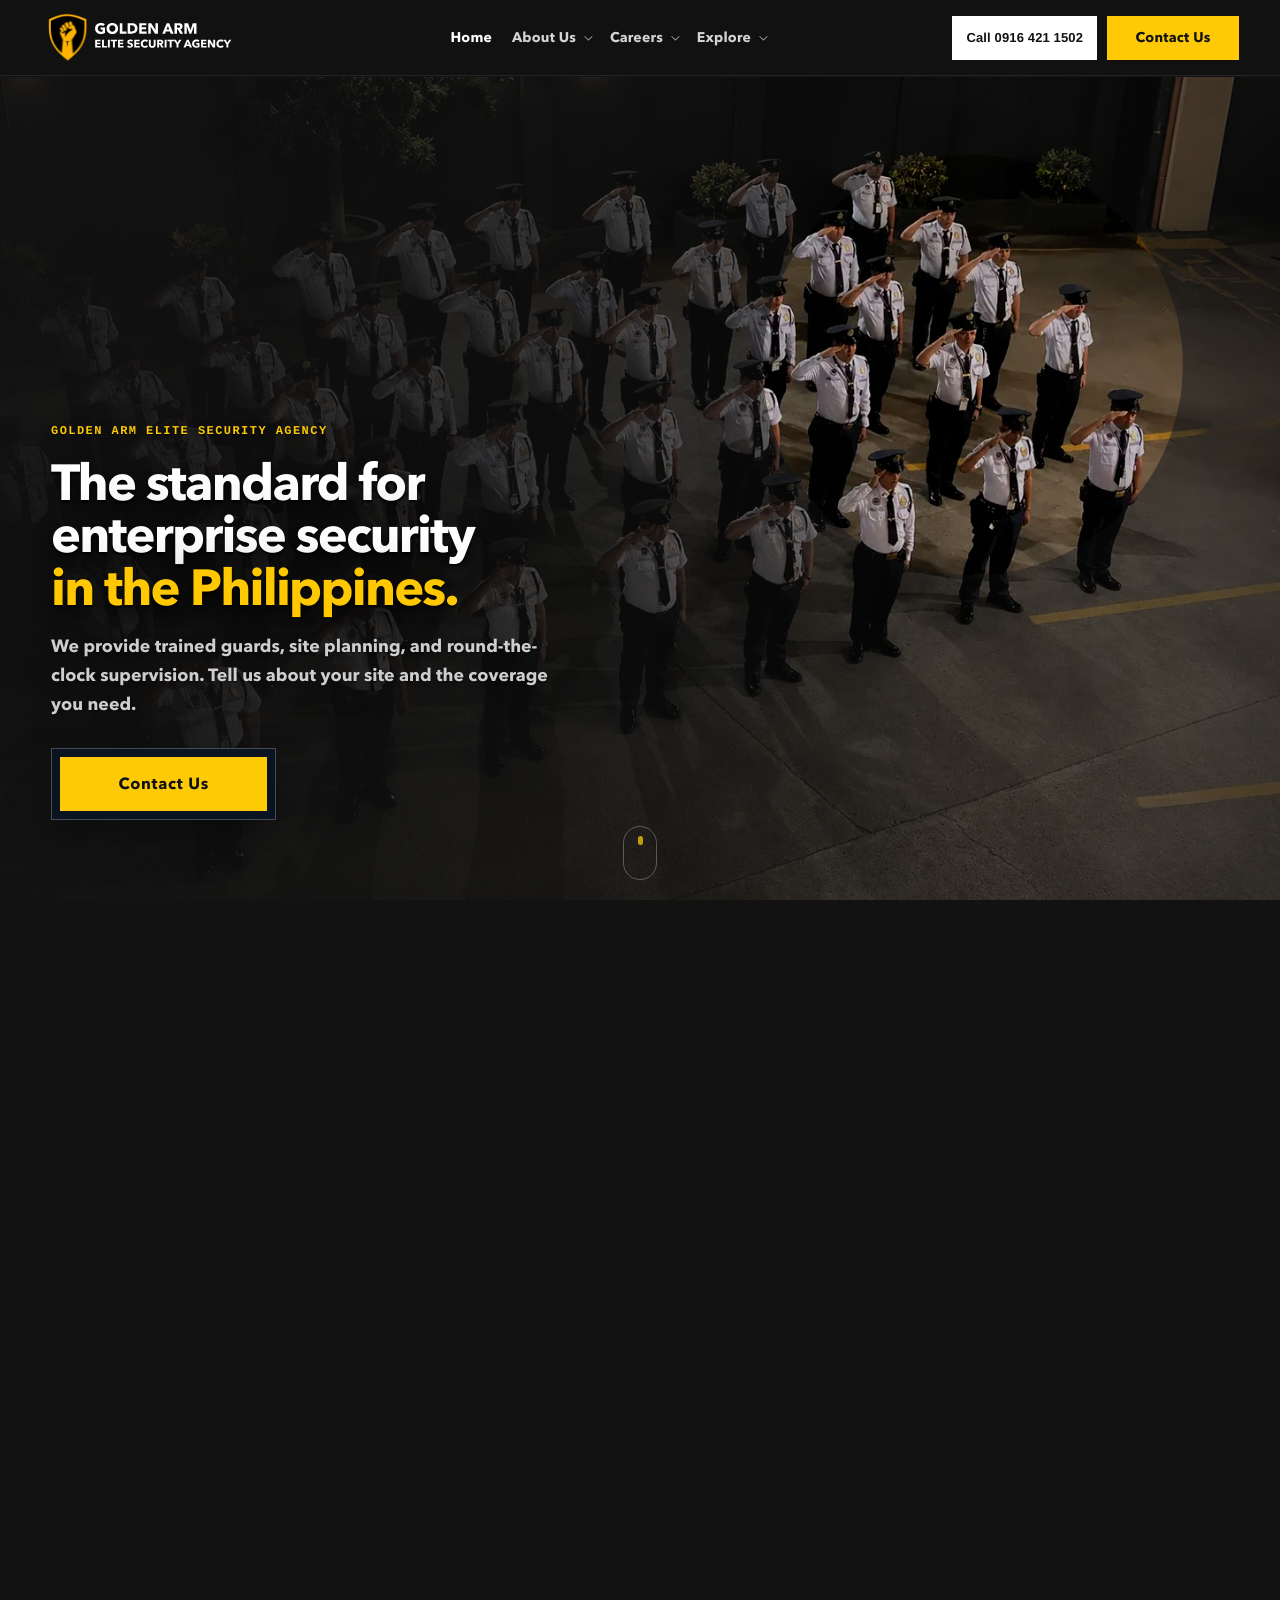
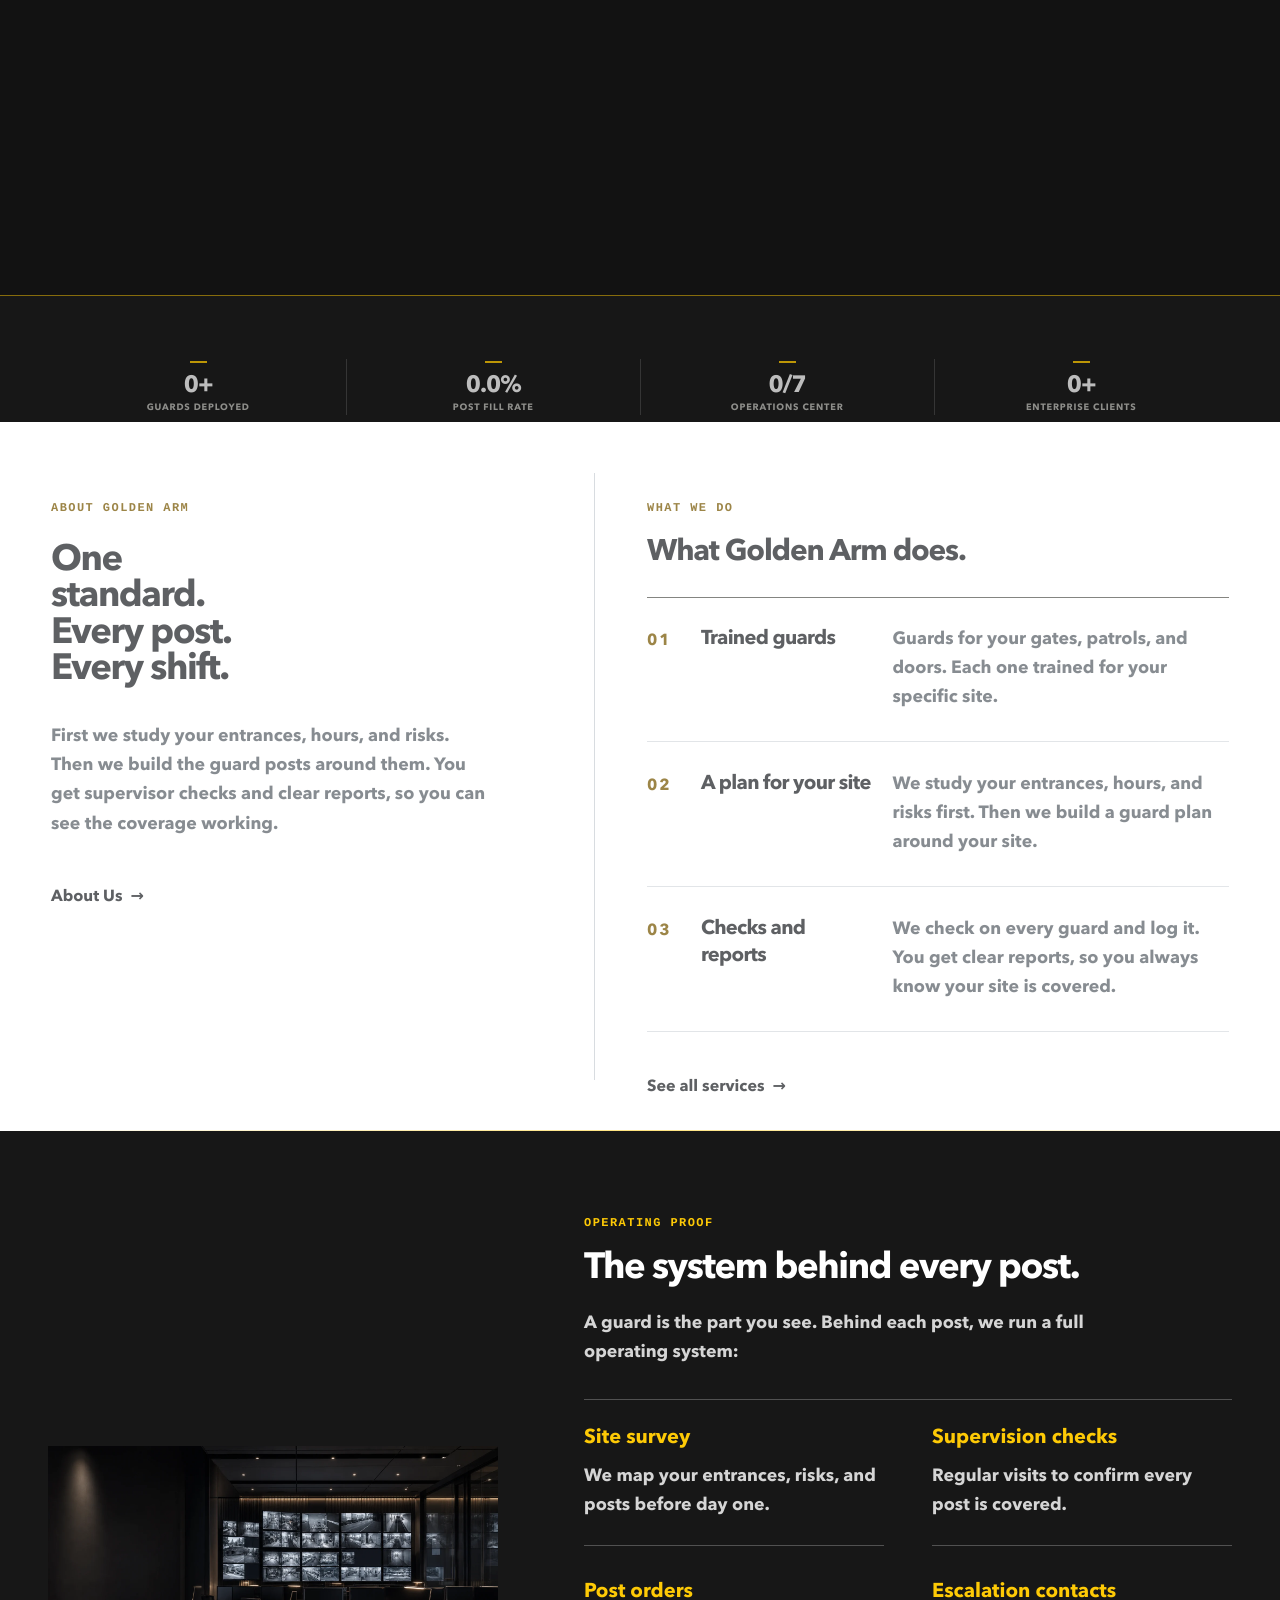
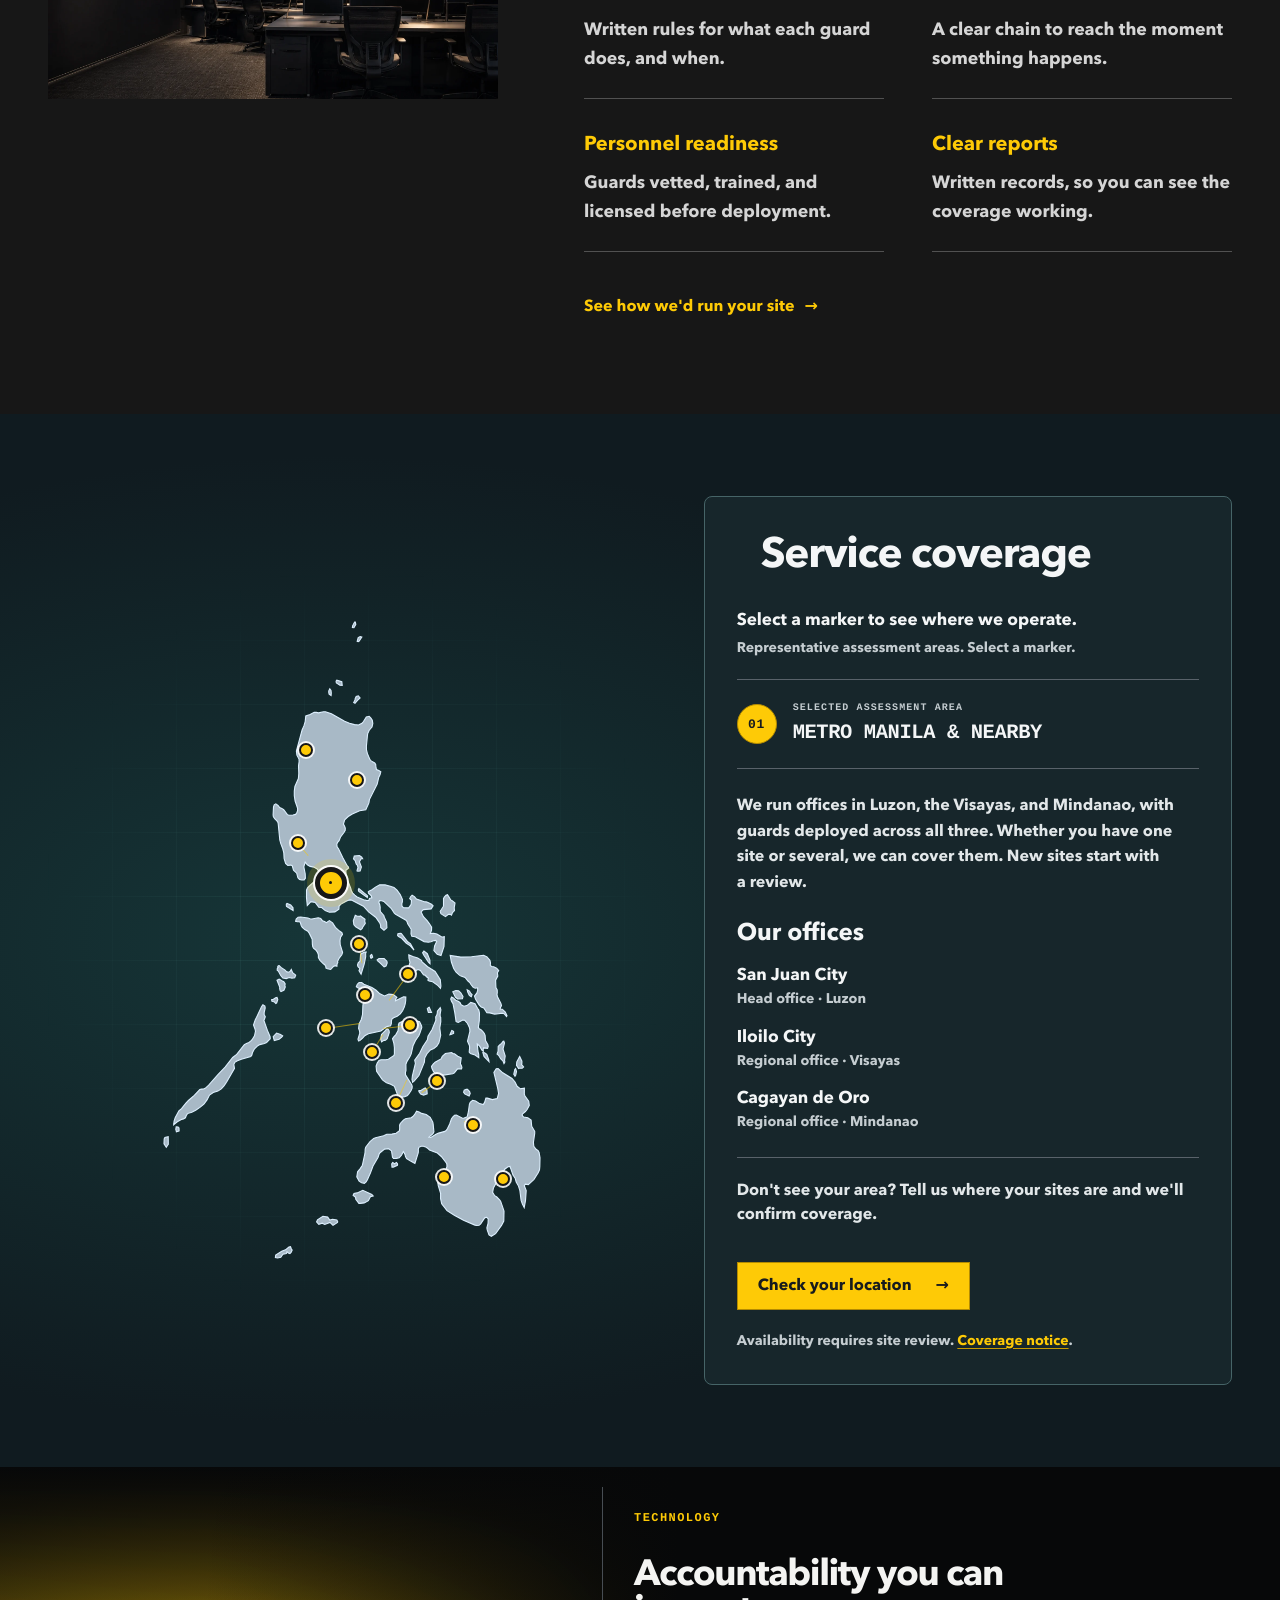
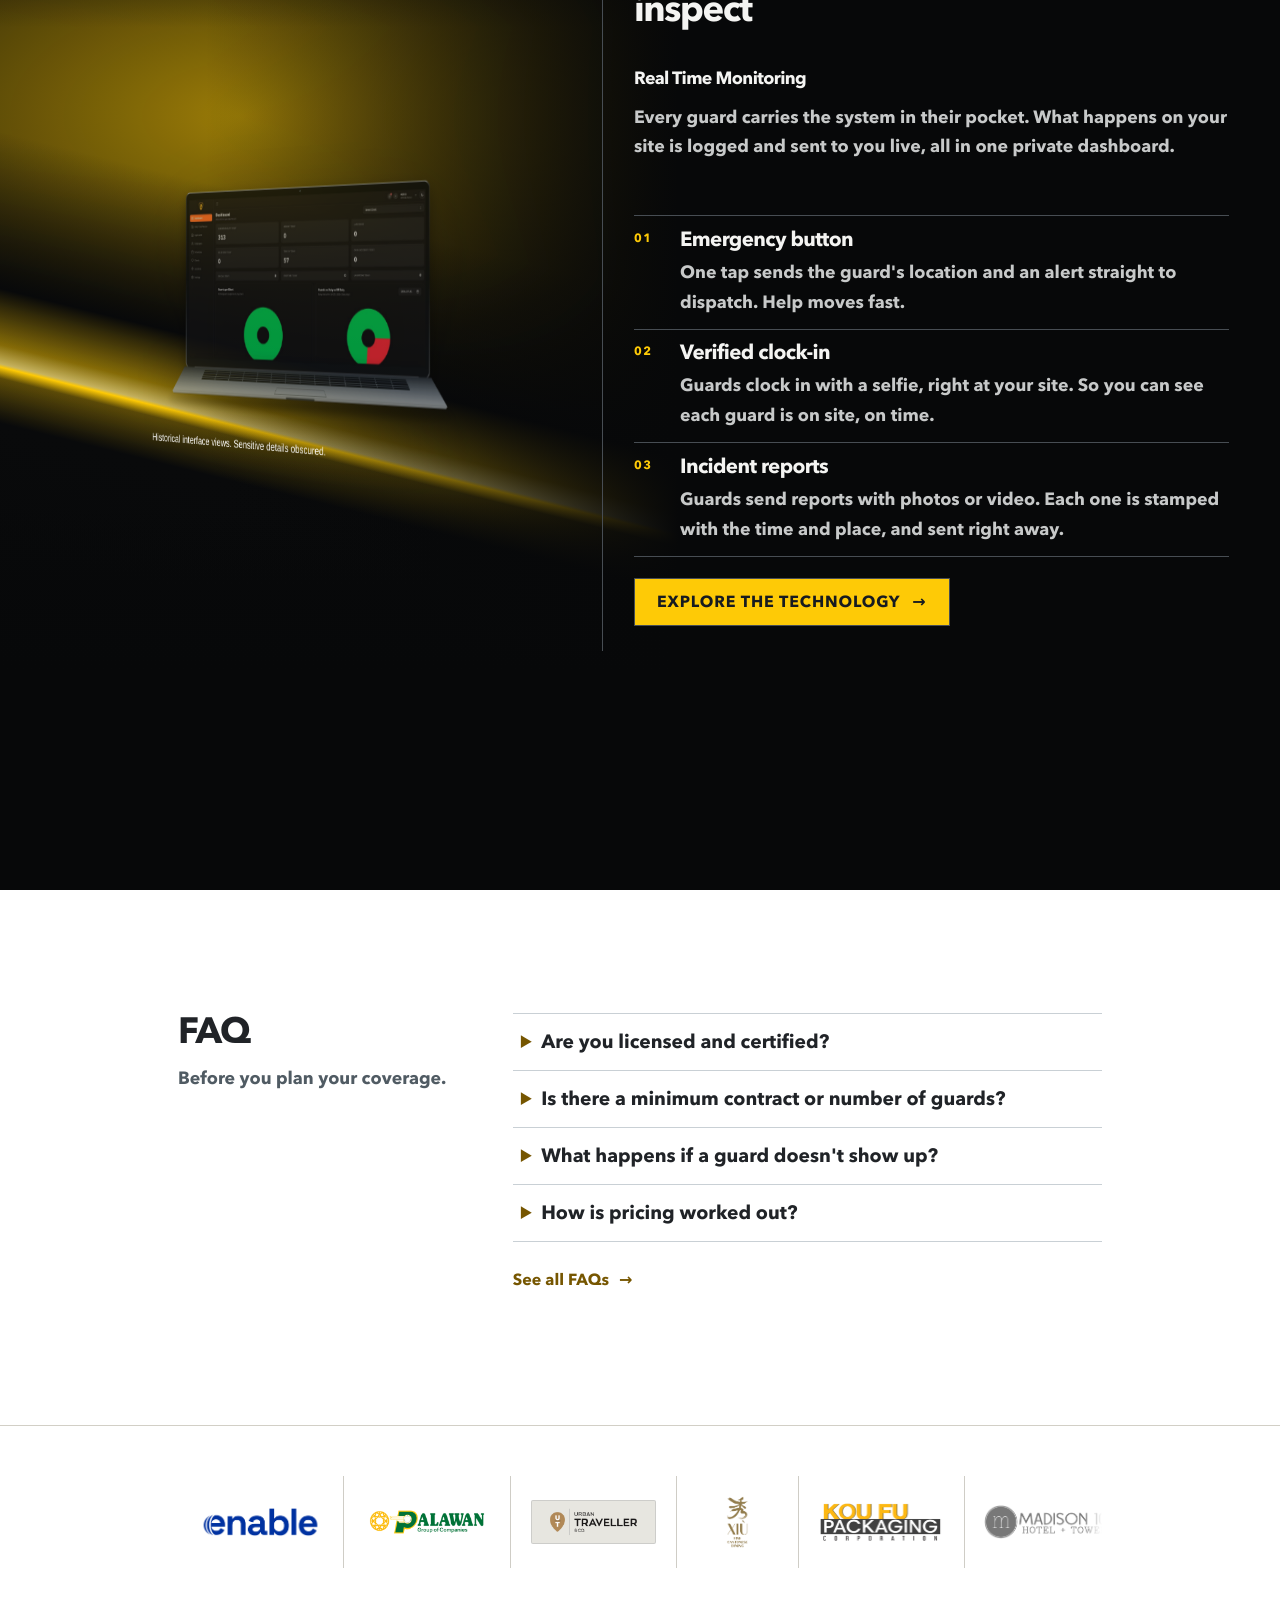
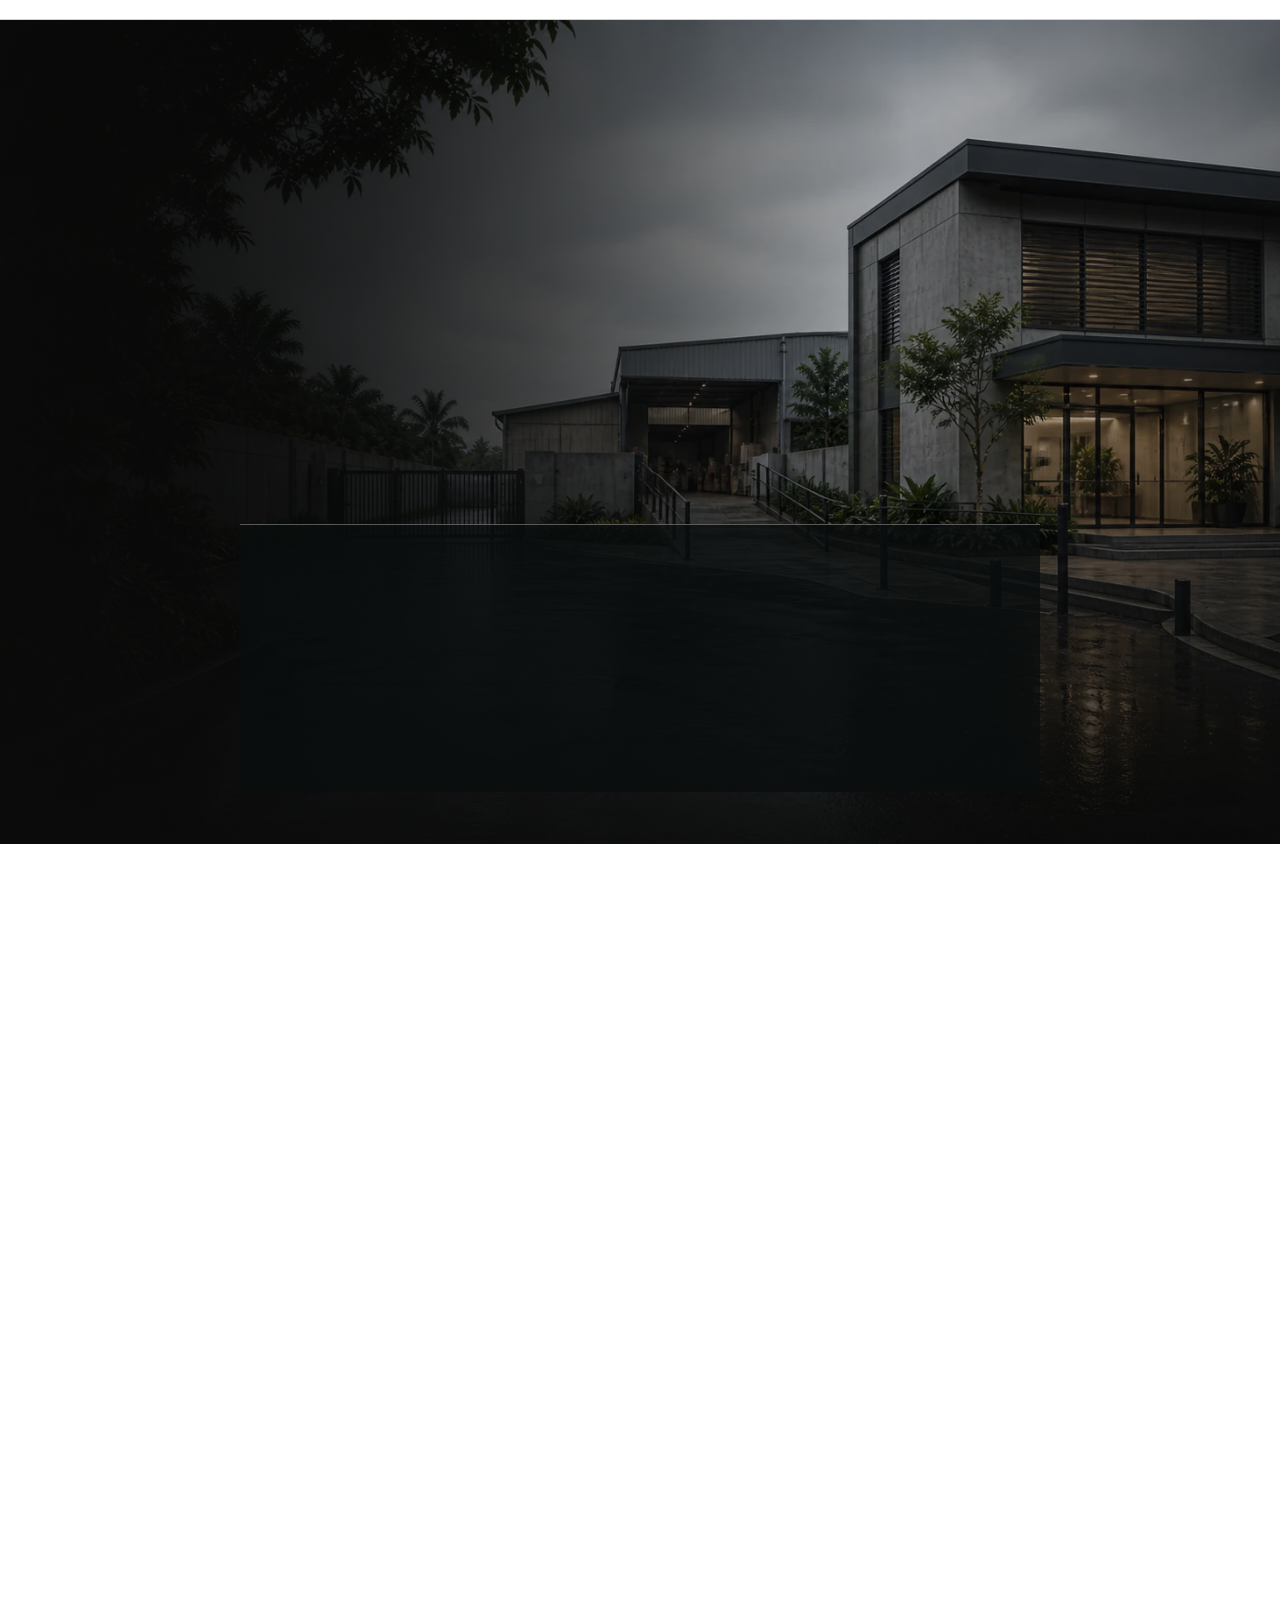
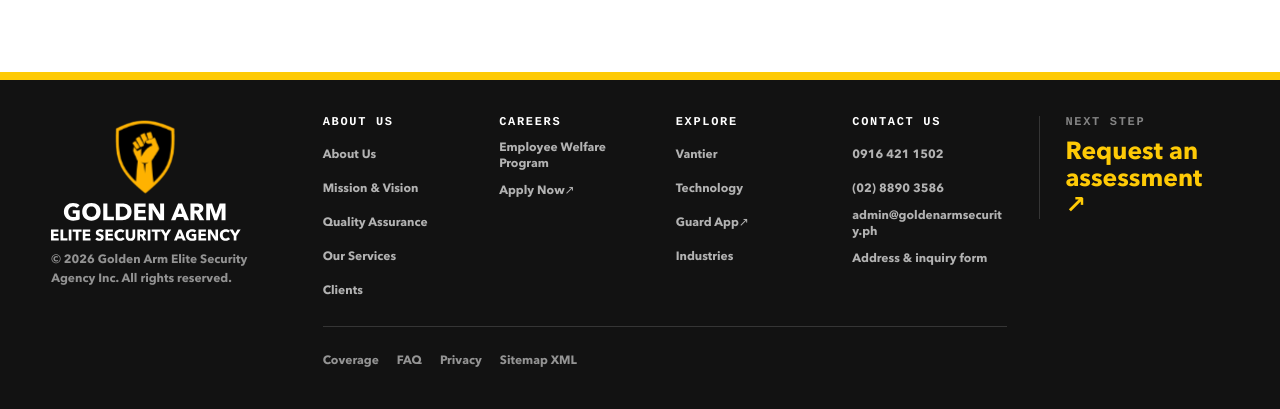
<file: index.html>
<!doctype html>
<html lang="en" class="no-js">
  <head>
    <meta charset="UTF-8" />
    <meta name="viewport" content="width=device-width, initial-scale=1.0, viewport-fit=cover" />
    <title>Security Agency in the Philippines | Golden Arm</title>
    <meta name="description" content="Golden Arm provides trained security guards, site planning, and 24/7 supervision for businesses across the Philippines. Tell us about your site." />
    <meta name="robots" content="index, follow, max-image-preview:large" />
    <meta name="author" content="Golden Arm Elite Security Agency Inc." />
    <meta name="copyright" content="© 2026 Golden Arm Elite Security Agency Inc. All rights reserved." />
    <meta name="theme-color" content="#121212" />
    <meta name="geo.region" content="PH-00" />
    <meta name="geo.placename" content="San Juan City, Metro Manila, Philippines" />
    <link rel="canonical" href="https://golden-arm-security-reveal-phi.vercel.app/" />

    <meta property="og:site_name" content="Golden Arm Elite Security Agency" />
    <meta property="og:title" content="Security Agency in the Philippines | Golden Arm" />
    <meta property="og:description" content="Golden Arm provides trained security guards, site planning, and 24/7 supervision for businesses across the Philippines. Tell us about your site." />
    <meta property="og:type" content="website" />
    <meta property="og:url" content="https://golden-arm-security-reveal-phi.vercel.app/" />
    <meta property="og:image" content="https://golden-arm-security-reveal-phi.vercel.app/review-static/client-copy/social/home.png" />
    <meta property="og:image:secure_url" content="https://golden-arm-security-reveal-phi.vercel.app/review-static/client-copy/social/home.png" />
    <meta property="og:image:type" content="image/png" />
    <meta property="og:image:width" content="1200" />
    <meta property="og:image:height" content="630" />
    <meta property="og:image:alt" content="Golden Arm — Security Agency in the Philippines" />
    <meta property="og:locale" content="en_PH" />

    <meta name="twitter:card" content="summary_large_image" />
    <meta name="twitter:title" content="Security Agency in the Philippines | Golden Arm" />
    <meta name="twitter:description" content="Golden Arm provides trained security guards, site planning, and 24/7 supervision for businesses across the Philippines. Tell us about your site." />
    <meta name="twitter:image" content="https://golden-arm-security-reveal-phi.vercel.app/review-static/client-copy/social/home.png" />
    <meta name="twitter:image:alt" content="Golden Arm — Security Agency in the Philippines" />

    <link rel="icon" type="image/png" sizes="32x32" href="/assets/favicon-32x32.png" />
    <link rel="icon" type="image/png" sizes="192x192" href="/assets/favicon-192x192.png" />
    <link rel="apple-touch-icon" sizes="180x180" href="/assets/apple-touch-icon.png" />

    <script type="application/ld+json">
{
  "@context": "https://schema.org",
  "@graph": [
    {
      "@type": [
        "LocalBusiness",
        "ProfessionalService"
      ],
      "@id": "https://golden-arm-security-reveal-phi.vercel.app/#organization",
      "name": "Golden Arm Elite Security Agency Inc.",
      "legalName": "Golden Arm Elite Security Agency Inc.",
      "url": "https://golden-arm-security-reveal-phi.vercel.app/",
      "image": "https://golden-arm-security-reveal-phi.vercel.app/review-static/client-copy/social/home.png",
      "logo": "https://golden-arm-security-reveal-phi.vercel.app/assets/logo.svg",
      "email": "admin@goldenarmsecurity.ph",
      "telephone": [
        "+63-2-8890-3586",
        "+63-916-421-1502"
      ],
      "address": {
        "@type": "PostalAddress",
        "streetAddress": "131 Richer Point, Oscar Arellano St.",
        "addressLocality": "San Juan City",
        "addressRegion": "Metro Manila",
        "addressCountry": "PH"
      },
      "areaServed": [
        {
          "@type": "AdministrativeArea",
          "name": "Metro Manila"
        },
        {
          "@type": "Country",
          "name": "Philippines"
        }
      ],
      "priceRange": "Contact for quote",
      "description": "Golden Arm provides security guards, site planning, post checks, and reports for businesses and properties."
    },
    {
      "@type": "WebSite",
      "@id": "https://golden-arm-security-reveal-phi.vercel.app/#website",
      "url": "https://golden-arm-security-reveal-phi.vercel.app/",
      "name": "Golden Arm Elite Security Agency",
      "publisher": {
        "@id": "https://golden-arm-security-reveal-phi.vercel.app/#organization"
      },
      "inLanguage": "en-PH"
    },
    {
      "@type": "WebPage",
      "@id": "https://golden-arm-security-reveal-phi.vercel.app/#webpage",
      "url": "https://golden-arm-security-reveal-phi.vercel.app/",
      "name": "Security Agency in the Philippines | Golden Arm",
      "description": "Golden Arm provides trained security guards, site planning, and 24/7 supervision for businesses across the Philippines. Tell us about your site.",
      "isPartOf": {
        "@id": "https://golden-arm-security-reveal-phi.vercel.app/#website"
      },
      "about": {
        "@id": "https://golden-arm-security-reveal-phi.vercel.app/#organization"
      },
      "primaryImageOfPage": "https://golden-arm-security-reveal-phi.vercel.app/review-static/client-copy/social/home.png",
      "inLanguage": "en-PH"
    }
  ]
}
</script>
    <script type="module" crossorigin src="/assets/main-psAL9A-X.js"></script>
    <link rel="stylesheet" crossorigin href="/assets/main-CfH3XNFK.css">
    <link rel="stylesheet" crossorigin href="/assets/main-CxTqmiHC.css">
  <style id="owner-note8-home-divider-proposal">
/* External Home-only proposal matching the approved About divider. */
body[data-page="home"] .review-home-divider-v1 { display:block; height:80px; min-height:0; width:100%; margin:0; padding:0; border:0; background:#22262a; }
@media(max-width:600px) { body[data-page="home"] .review-home-divider-v1 { height:48px; } }
</style>

<style id="owner-note6-map-unboxing-proposal">
/* External review proposal: remove only the Home map's decorative frame.
   Transparent border retains the original dimensions and marker positions. */
body[data-page="home"] #coverage .home-service-access-map-panel .service-access-map__frame {
  border-color: transparent !important;
  background: none !important;
  box-shadow: none !important;
}
</style>
<style id="owner-note7-home-palette-proposal">
/* External note-seven palette proposal. No product source changes.
   White editorial section -> light-grey map -> selected B charcoal Technology.
   Approved map unboxing is already present, identically, in both variants. */
body[data-page="home"] #about {
  background: #ffffff !important;
  color: #202327 !important;
}
body[data-page="home"] #about :is(.home-about-services__shell, .home-about__copy, .home-about-services__services) {
  background: transparent !important;
  border-color: #d8dce0 !important;
}
body[data-page="home"] #about .home-about-services__services::before {
  background: none !important;
}
body[data-page="home"] #about :is(h2,h3,h4,.text-link) { color: #202327 !important; }
body[data-page="home"] #about :is(.home-about__statement,.home-services__list p) { color: #596067 !important; }
body[data-page="home"] #about :is(.section-kicker,.home-services__list li > span) { color: #765600 !important; }
body[data-page="home"] #about :is(.home-services__list,.home-services__list li,.text-link) { border-color: #d8dce0 !important; }
body[data-page="home"] #coverage {
  background: #edf0f2 !important;
  color: #202327 !important;
}
body[data-page="home"] #coverage .service-access-map-panel__header { border-color: #c9d0d5 !important; }
body[data-page="home"] #coverage :is(.service-access-map-panel,.service-access-map,.service-map__layout) { background: transparent !important; }
body[data-page="home"] #coverage :is(.service-access-map-panel__header h2) { color: #202327 !important; }
body[data-page="home"] #coverage .service-access-map-panel__header .section-kicker { color: #765600 !important; }
body[data-page="home"] #coverage :is(.service-access-map-panel__boundary,.service-access-map-panel__note) { color: #596067 !important; border-color: #c9d0d5 !important; }
body[data-page="home"] #coverage .service-access-map-panel__note a { color: #765600 !important; }
body[data-page="home"] #coverage .service-map__silhouette path { fill: #667078 !important; stroke: #86919a !important; }
body[data-page="home"] #coverage .service-map__silhouette { filter: drop-shadow(0 20px 30px #20232726) !important; }
body[data-page="home"] #coverage .service-map__region-popout { background: #22262a !important; border-color: #474d53 !important; }
body[data-page="home"] #coverage .service-map__popout-copy > span { color: #c1c6cb !important; }
body[data-page="home"] #coverage .service-map__popout-copy > strong { color: #f7f8f9 !important; }
body[data-page="home"] #technology {
  background: #22262a !important;
  color: #f7f8f9 !important;
}
body[data-page="home"] #technology .home-technology-v4__copy { background: transparent !important; border-color: #474d53 !important; }
body[data-page="home"] #technology :is(h2,h3,.home-technology-v4__proposition,.home-technology-v4__link) { color: #f7f8f9 !important; }
body[data-page="home"] #technology :is(.home-technology-v4__intro,.home-technology-v4__ledger li > div > span) { color: #c1c6cb !important; }
body[data-page="home"] #technology :is(.section-kicker,.home-technology-v4__index) { color: #feca06 !important; }
body[data-page="home"] #technology :is(.home-technology-v4__ledger,.home-technology-v4__ledger li,.home-technology-v4__link) { border-color: #474d53 !important; }
body[data-page="home"] #technology .home-technology-v4__art::before { background: linear-gradient(132deg,#ffffff0a,#ffffff03 44%,#00000029),#2c3136 !important; border-color: #474d53 !important; }
body[data-page="home"] #technology .home-technology-v4__art::after { background: radial-gradient(#00000029,transparent 72%) !important; }

/* Remove inherited large gold-wash pseudo canvases, not small brand accents. */
body[data-page="home"] #technology::before,
body[data-page="home"] #technology::after { background: none !important; }
body[data-page="home"] #coverage .service-map__region-popout { box-shadow: 0 14px 32px #20232724 !important; }
</style>
<link rel="stylesheet" href="/review-static/home/product-first.css">
<script type="module" src="/review-static/home/product-first-motion.js"></script>
<link rel="stylesheet" href="/review-static/home/header-call-proposal.css">
<link rel="stylesheet" href="/review-static/home/device-refinement.css">
<link rel="stylesheet" href="/review-static/shared-footer.css">
<link rel="stylesheet" href="/review-static/shared-header-call.css">
<link rel="stylesheet" href="/review-static/home-map-layout.css">
<link rel="stylesheet" href="/review-static/client-copy/base.css">
<link rel="stylesheet" href="/review-static/client-copy/home.css">
<link rel="stylesheet" href="/review-static/client-copy/office-map.css">
<link rel="stylesheet" href="/review-static/responsive-polish.css">
<link rel="stylesheet" href="/review-static/client-feedback-home.css">
<link rel="stylesheet" href="/review-static/home-closing-repair.css">
<link rel="stylesheet" href="/review-static/home-map-refinement.css">
<link rel="stylesheet" href="/review-static/responsive-typography.css">
  <link rel="stylesheet" href="/review-static/home-owner-refinements.css" />
</head>
  <body data-page="home" class="home-simple homepage-candidate">
    <div id="app">
      <header class="site-header site-header--client-feedback" data-animate="nav">
        <a class="brand" href="/" aria-label="Golden Arm Elite Security Agency home">
          <img src="/assets/logo.svg" alt="Golden Arm Elite Security Agency" width="359" height="100" decoding="async" />
        </a>
        <button class="menu-toggle" type="button" aria-expanded="false" aria-controls="primary-nav"><span>Menu</span><i aria-hidden="true"></i></button>
        <nav id="primary-nav" class="nav-links" aria-label="Main navigation">
          <div class="nav-links__center">
            <a class="nav-direct" href="/" aria-current="page">Home</a>
            <details class="nav-group" data-nav-menu="about">
              <summary>About Us</summary>
              <div class="nav-menu" aria-label="About Us pages">
                <a href="/about/">About Us</a>
                                                <a href="/services/">Our Services</a>
                              </div>
            </details>
            <details class="nav-group" data-nav-menu="careers">
              <summary>Careers</summary>
              <div class="nav-menu" aria-label="Careers pages">
                <a href="/careers/">Careers</a>
                                <a href="https://goldenarmelite.vantier.app/apply" target="_blank" rel="noopener noreferrer">Apply Now <span aria-hidden="true">↗</span></a>
              </div>
            </details>
            <details class="nav-group" data-nav-menu="explore">
              <summary>Explore</summary>
              <div class="nav-menu" aria-label="Explore pages">
                                <a href="/technology/">Technology</a>
                
                <a href="/industries/">Industries</a>
              </div>
            </details>
          </div>
          <div class="review-header-actions"><a class="nav-direct review-header-call" href="tel:+639164211502">Call 0916 421 1502</a><a class="nav-direct nav-direct--contact" href="/contact/">Contact Us</a></div>
        </nav>
      </header>

      <main id="top">
        <div class="home-kv-scroll-track" data-home-kv-track>
          <div class="home-kv-scroll-stage" data-home-kv-stage>
            <section class="hero hero--lean hero--simple" aria-labelledby="hero-title" data-home-kv>
              <div class="hero__media" aria-hidden="true"><img src="/assets/ga-drive/operations/hero-lineup-optimized.webp" alt="" width="1448" height="1086" decoding="async" loading="eager" fetchpriority="high" /></div>
              <div class="hero__spotlight" aria-hidden="true">
                <img src="/assets/ga-drive/operations/hero-lineup-optimized.webp" alt="" width="1448" height="1086" decoding="async" loading="eager" />
                <video class="hero__flyover" data-home-kv-video data-src="/assets/generated/home-kv-scroll/golden-arm-home-kv-1440p-62c56106a672.mp4" muted playsinline preload="none" tabindex="-1"></video>
              </div>
              <div class="hero__wash" aria-hidden="true"></div><div class="hero__grid" aria-hidden="true"></div>
              <div class="hero__content section-shell section-shell--hero">
                <div class="hero-copyblock">
                  <p class="eyebrow reveal-up">Golden Arm Elite Security Agency</p>
                  <h1 id="hero-title" class="hero-title reveal-up" data-readability-copy>The standard for enterprise security <span class="hero-title__accent">in the Philippines.</span></h1>
                  <p class="hero-copy reveal-up" data-readability-copy>We provide trained guards, site planning, and round-the-clock supervision. Tell us about your site and the coverage you need.</p>
                  <div class="hero-contact-rail reveal-up" aria-label="Contact Golden Arm"><a class="hero-contact-rail__action" href="/contact/">Contact Us</a><a class="hero-contact-rail__phone" href="tel:+639164211502">Call 0916 421 1502</a></div>
                  
                </div>
              </div>
              <a class="scroll-cue" href="#metrics" aria-label="See Golden Arm key facts"><span></span></a>
            </section>
          </div>
        </div>

        <section id="metrics" class="home-metrics" aria-label="Golden Arm key metrics">
          <div class="section-shell">
            <ul class="home-metrics__grid" aria-label="Golden Arm key metrics">
              <li class="reveal-up"><strong data-kpi-value="500" data-kpi-suffix="+">500+</strong><span>Guards deployed</span></li>
              <li class="reveal-up"><strong data-kpi-value="99.2" data-kpi-decimals="1" data-kpi-suffix="%">99.2%</strong><span>Post fill rate</span></li>
              <li class="reveal-up"><strong data-kpi-value="24" data-kpi-suffix="/7">24/7</strong><span>Operations center</span></li>
              <li class="reveal-up"><strong data-kpi-value="40" data-kpi-suffix="+">40+</strong><span>Enterprise clients</span></li>
            </ul>
          </div>
        </section>

        <section id="about" class="home-simple-section home-about home-about-services home-company-mechanism" aria-labelledby="home-about-title">
          <div class="section-shell home-about-services__shell">
            <div class="home-about__copy">
              <p class="section-kicker reveal-up">About Golden Arm</p>
              <h2 id="home-about-title" class="home-simple-title reveal-up" data-readability-copy>One standard. Every post. Every shift.</h2>
              <p class="home-about__statement reveal-up" data-readability-copy>First we study your entrances, hours, and risks. Then we build the guard posts around them. You get supervisor checks and clear reports, so you can see the coverage working.</p>
              <a class="text-link reveal-up" href="/about/">About Us <span aria-hidden="true">→</span></a>
            </div>
            <div class="home-about-services__services" role="region" aria-labelledby="home-services-title">
              <header class="home-about-services__services-heading reveal-up">
                <p class="section-kicker">What we do</p>
                <h3 id="home-services-title">What Golden Arm does.</h3>
              </header>
              <ol class="home-services__list">
                <li class="reveal-up"><span aria-hidden="true">01</span><h4>Trained guards</h4><p>Guards for your gates, patrols, and doors. Each one trained for your specific site.</p></li>
                <li class="reveal-up"><span aria-hidden="true">02</span><h4>A plan for your site</h4><p>We study your entrances, hours, and risks first. Then we build a guard plan around your site.</p></li>
                <li class="reveal-up"><span aria-hidden="true">03</span><h4>Checks and reports</h4><p>We check on every guard and log it. You get clear reports, so you always know your site is covered.</p></li>
              </ol>
              <a class="text-link reveal-up" href="/services/">See all services <span aria-hidden="true">→</span></a>
            </div>
          </div>
        </section>

        <section id="operating-proof" class="home-simple-section home-operating-proof" aria-labelledby="home-operating-proof-title">
          <div class="section-shell home-operating-proof__grid">
            <figure class="home-operating-proof__media">
              <img src="/assets/generated/operations-control-room-banner-v1.webp" alt="Abstract planning visualization of coordinated security operations; not a live control room or operational record" width="1672" height="941" loading="lazy" decoding="async" />
            </figure>
            <div class="home-operating-proof__copy">
              <p class="section-kicker">Operating proof</p>
              <h2 id="home-operating-proof-title">The system behind every post.</h2>
              <p>A guard is the part you see. Behind each post, we run a full operating system:</p>
              <ul class="cc-home-proof-list">
                <li><strong>Site survey</strong><p>We map your entrances, risks, and posts before day one.</p></li>
                <li><strong>Post orders</strong><p>Written rules for what each guard does, and when.</p></li>
                <li><strong>Personnel readiness</strong><p>Guards vetted, trained, and licensed before deployment.</p></li>
                <li><strong>Supervision checks</strong><p>Regular visits to confirm every post is covered.</p></li>
                <li><strong>Escalation contacts</strong><p>A clear chain to reach the moment something happens.</p></li>
                <li><strong>Clear reports</strong><p>Written records, so you can see the coverage working.</p></li>
              </ul>
              <a class="text-link" href="/contact/#customer-inquiry">See how we'd run your site <span aria-hidden="true">→</span></a>
            </div>
          </div>
        </section>

        <section class="home-simple-section home-coverage home-map-refined home-map-details" id="coverage" aria-labelledby="home-service-access-map-title">
<div class="section-shell">
<div class="service-access-map-panel home-service-access-map-panel" aria-labelledby="home-service-access-map-title" aria-describedby="home-service-access-map-boundary home-service-access-map-note">
<div class="cf-home-coverage-layout">
<div class="service-access-map__frame">
<div class="service-access-map" id="service-access-map" aria-busy="true"><div class="service-access-map__fallback">
                    <ol class="service-access-map__fallback-areas" aria-label="Representative service-assessment areas">
                      <li>Metro Manila &amp; nearby</li><li>Romblon</li><li>Aklan</li><li>Capiz</li><li>Antique</li><li>Iloilo</li><li>Guimaras</li><li>Negros Oriental</li><li>Siquijor</li><li>Northern Luzon</li><li>Isabela</li><li>Pampanga</li><li>Cagayan de Oro</li><li>Mindanao</li><li>Davao</li>
                    </ol>
                  </div></div>
</div>
<div class="home-map-info">
<header class="service-access-map-panel__header"><h2 id="home-service-access-map-title">Service coverage</h2></header>
<div class="home-map-instructions"><p class="home-map-instruction">Select a marker to see where we operate.</p><p id="home-service-access-map-boundary" class="service-access-map-panel__boundary">Representative assessment areas. Select a marker.</p></div>
<div class="home-map-selection-slot"></div>
<p class="cc-home-coverage-intro">We run offices in Luzon, the Visayas, and Mindanao, with guards deployed across all three. Whether you have one site or several, we can cover them. New sites start with a review.</p>
<div class="cc-home-offices" aria-labelledby="home-offices-title">
                <h3 id="home-offices-title">Our offices</h3>
                <ul>
                  <li><strong>San Juan City</strong><span>Head office · Luzon</span></li>
                  <li><strong>Iloilo City</strong><span>Regional office · Visayas</span></li>
                  <li><strong>Cagayan de Oro</strong><span>Regional office · Mindanao</span></li>
                </ul>
              </div>
<div class="cc-home-coverage-cta">
                <p>Don't see your area? Tell us where your sites are and we'll confirm coverage.</p>
                <a class="text-link" href="/contact/">Check your location <span aria-hidden="true">→</span></a>
              </div>
<p id="home-service-access-map-note" class="service-access-map-panel__note">Availability requires site review. <a href="/privacy/#coverage">Coverage notice</a>.</p>
</div>
</div>
</div>
</div>
</section>

        <section id="technology" class="home-simple-section home-technology home-technology--v4 home-accountability" aria-labelledby="home-technology-title" data-home-technology-story data-ga-signal-field="home-technology" data-ga-signal-travel="24">
          <div class="section-shell home-technology-v4__shell" data-home-technology-stage>
            <div class="home-technology-v4__body">
              <div class="home-technology-v4__copy">
                <header class="home-technology-v4__heading reveal-up">
                  <p class="section-kicker">Technology</p>
                  <h2 id="home-technology-title" data-readability-copy>Accountability you can inspect</h2>
                  <p class="home-technology-v4__proposition" data-readability-copy>Real Time Monitoring</p>
                  <p class="home-technology-v4__intro" data-readability-copy>Every guard carries the system in their pocket. What happens on your site is logged and sent to you live, all in one private dashboard.</p>
                </header>

                <ol class="home-technology-v4__ledger" aria-label="Guard App capabilities">
                  <li class="reveal-up">
                    <span class="home-technology-v4__index" aria-hidden="true">01</span>
                    <div><h3>Emergency button</h3><p>One tap sends the guard's location and an alert straight to dispatch. Help moves fast.</p></div>
                  </li>
                  <li class="reveal-up">
                    <span class="home-technology-v4__index" aria-hidden="true">02</span>
                    <div><h3>Verified clock-in</h3><p>Guards clock in with a selfie, right at your site. So you can see each guard is on site, on time.</p></div>
                  </li>
                  <li class="reveal-up">
                    <span class="home-technology-v4__index" aria-hidden="true">03</span>
                    <div><h3>Incident reports</h3><p>Guards send reports with photos or video. Each one is stamped with the time and place, and sent right away.</p></div>
                  </li>
                </ol>

                <div class="home-technology-v4__actions reveal-up">
                  <a class="home-technology-v4__link" href="/technology/">Explore the technology <span aria-hidden="true">→</span></a>
                </div>
              </div>

              <figure class="home-technology-v4__art reveal-up product-first-art" data-product-arrival data-motion="static" data-phase="static-settled" data-progress="1.0000">
<div class="home-technology-v4__motion-canvas product-first-canvas" data-home-bubble-composition>
<div class="home-technology-v4__motion-layers" aria-hidden="true">
<img class="home-technology-v4__motion-layer" data-home-bubble-layer="dashboard" data-src="/review-static/home/product-media/desktop-dashboard.png" width="1500" height="1120" alt="" decoding="async">
<img class="home-technology-v4__motion-layer" data-home-bubble-layer="dtr" data-src="/review-static/home/product-media/desktop-dtr.png" width="1500" height="1120" alt="" decoding="async">
<img class="home-technology-v4__motion-layer" data-home-bubble-layer="schedules" data-src="/review-static/home/product-media/desktop-schedules.png" width="1500" height="1120" alt="" decoding="async">
<img class="home-technology-v4__motion-layer" data-home-bubble-layer="locations" data-src="/review-static/home/product-media/desktop-locations.png" width="1500" height="1120" alt="" decoding="async">
</div>
<picture data-home-bubble-approved><source media="(max-width:720px)" srcset="/review-static/home/product-media/mobile-settled.png" width="800" height="960"><img id="home-technology-composite" data-home-technology-composite src="/review-static/home/product-media/desktop-settled.png" width="1500" height="1120" alt="Golden Arm operations dashboard in an illustrative laptop, with selected details from Daily Time Record, Schedules, and Locations. Historical interface views with sensitive details obscured." aria-describedby="product-first-disclosure" decoding="async"></picture>
</div>
<figcaption id="product-first-disclosure">Historical interface views. Sensitive details obscured.</figcaption>
</figure>
            </div>
          </div>
        </section>

        <section id="faq" class="cc-home-faq" aria-labelledby="home-faq-title">
          <div class="section-shell cc-home-faq-shell">
            <div class="cf-home-faq-heading">
              <h2 id="home-faq-title">FAQ</h2>
              <p>Before you plan your coverage.</p>
            </div>
            <div class="cc-home-faq-list">
              <details class="cc-home-faq-item" id="home-faq-1">
                <summary>Are you licensed and certified?</summary>
                <p>Yes. Golden Arm is fully licensed and certified under SOSIA and DOLE. We keep our licenses and our guards' credentials current.</p>
              </details>
              <details class="cc-home-faq-item" id="home-faq-2">
                <summary>Is there a minimum contract or number of guards?</summary>
                <p>No. There's no minimum contract and no minimum number of guards. We'll cover a single post or a large multi-site account.</p>
              </details>
              <details class="cc-home-faq-item" id="home-faq-3">
                <summary>What happens if a guard doesn't show up?</summary>
                <p>We arrange cover for planned leave. If a guard is unexpectedly absent, we coordinate a replacement from our standby pool.</p>
              </details>
              <details class="cc-home-faq-item" id="home-faq-4">
                <summary>How is pricing worked out?</summary>
                <p>Pricing depends on your site, the number of posts, and the hours you need. Tell us about your site and we'll build a quote around it.</p>
              </details>
              <a class="text-link" href="/faq/">See all FAQs <span aria-hidden="true">→</span></a>
            </div>
          </div>
        </section>

        <section id="clients" class="home-simple-section home-client-proof" aria-label="Selected clients">
          <div class="section-shell">
            <div class="client-carousel home-client-proof__carousel">
              <div class="client-carousel__viewport" tabindex="0" role="region" aria-label="Selected client logos. Focus or hover to pause motion.">
                <div class="client-carousel__track">
                  <ul class="client-carousel__group" data-client-list="home-primary" data-client-group="primary" role="list">
                    <li class="client-logo-card" data-client-id="enable"><img src="/assets/ga-drive/clients/enable-logo.webp" alt="Enable logo" width="2154" height="507" decoding="async" loading="eager" /></li>
                    <li class="client-logo-card" data-client-id="palawan-group"><img src="/assets/ga-drive/clients/pgc-logo.png" alt="Palawan Group of Companies logo" width="836" height="165" decoding="async" loading="eager" /></li>
                    <li class="client-logo-card client-logo-card--compact" data-client-id="urban-traveller"><img src="/assets/ga-drive/clients/urban-traveller.png" alt="Urban Traveller &amp; Co. logo" width="300" height="98" decoding="async" loading="eager" /></li>
                    <li class="client-logo-card client-logo-card--portrait" data-client-id="xiu-fine-dining"><img src="/assets/ga-drive/clients/xiu-fine-dining.png" alt="Xiu Fine Cantonese Dining logo" width="222" height="545" decoding="async" loading="eager" /></li>
                    <li class="client-logo-card client-logo-card--compact" data-client-id="kou-fu-packaging"><img src="/assets/ga-drive/clients/kou-fu-packaging.png" alt="Kou Fu Packaging Corporation logo" width="256" height="83" decoding="async" loading="eager" /></li>
                    <li class="client-logo-card client-logo-card--wide" data-client-id="madison-101"><img src="/assets/ga-drive/clients/madison-101.webp" alt="Madison 101 Hotel + Tower logo" width="1083" height="290" decoding="async" loading="eager" /></li>
                    <li class="client-logo-card" data-client-id="unifycx"><img src="/assets/ga-drive/clients/unifycx-logo.png" alt="UnifyCX logo" width="659" height="180" decoding="async" loading="eager" /></li>
                  </ul>
                  <ul class="client-carousel__group" data-client-group="duplicate" aria-hidden="true" inert>
                    <li class="client-logo-card" data-client-clone="enable"><img src="/assets/ga-drive/clients/enable-logo.webp" alt="" width="2154" height="507" decoding="async" loading="lazy" /></li>
                    <li class="client-logo-card" data-client-clone="palawan-group"><img src="/assets/ga-drive/clients/pgc-logo.png" alt="" width="836" height="165" decoding="async" loading="lazy" /></li>
                    <li class="client-logo-card client-logo-card--compact" data-client-clone="urban-traveller"><img src="/assets/ga-drive/clients/urban-traveller.png" alt="" width="300" height="98" decoding="async" loading="lazy" /></li>
                    <li class="client-logo-card client-logo-card--portrait" data-client-clone="xiu-fine-dining"><img src="/assets/ga-drive/clients/xiu-fine-dining.png" alt="" width="222" height="545" decoding="async" loading="lazy" /></li>
                    <li class="client-logo-card client-logo-card--compact" data-client-clone="kou-fu-packaging"><img src="/assets/ga-drive/clients/kou-fu-packaging.png" alt="" width="256" height="83" decoding="async" loading="lazy" /></li>
                    <li class="client-logo-card client-logo-card--wide" data-client-clone="madison-101"><img src="/assets/ga-drive/clients/madison-101.webp" alt="" width="1083" height="290" decoding="async" loading="lazy" /></li>
                    <li class="client-logo-card" data-client-clone="unifycx"><img src="/assets/ga-drive/clients/unifycx-logo.png" alt="" width="659" height="180" decoding="async" loading="lazy" /></li>
                  </ul>
                </div>
              </div>
            </div>
          </div>
        </section>

        <div id="next-step" class="home-plan-story home-plan-story--editorial" data-home-plan-story>
          <section id="home-site-navigator" class="home-site-navigator home-site-navigator--editorial" aria-labelledby="home-site-navigator-title" data-home-plan-stage>
            <div class="section-shell home-site-navigator__shell">
              <header class="home-site-navigator__heading" data-home-plan-step="heading">
                <p class="section-kicker">Next step</p>
                <h2 id="home-site-navigator-title">Start with your site.</h2>
                <p>Tell us what you're protecting, and we'll plan the coverage around it.</p>
              </header>
              <figure class="home-site-navigator__media" data-home-snap-media>
                <img src="/assets/generated/home-site-assessment-v1.webp" alt="Illustrative wide view of a front entrance, vehicle gate, and service threshold at a generic mixed-use commercial property." width="1672" height="941" decoding="async" loading="lazy" />
              </figure>
              <nav class="home-site-navigator__routes" aria-label="Next step for your site">
                <ul class="home-site-navigator__editorial-list">
                  <li data-home-plan-step="route-1"><a href="/industries/"><small>Your industry</small><strong>See how we cover your sector.</strong><span aria-hidden="true">→</span></a></li>
                  <li data-home-plan-step="route-2"><a href="/services/"><small>Your need</small><strong>Review what we do.</strong><span aria-hidden="true">→</span></a></li>
                  <li data-home-plan-step="route-3"><a href="/contact/"><small>Your site</small><strong>Request an assessment.</strong><span aria-hidden="true">→</span></a></li>
                </ul>
              </nav>
            </div>
          </section>
        </div>

        </main>

      <footer class="site-footer site-footer--client-feedback">
        <div class="site-footer__inner">
          <div class="site-footer__brand">
            <a href="/" aria-label="Golden Arm Elite Security Agency home"><img src="/assets/footer-logo.svg" alt="Golden Arm Elite Security Agency" width="226" height="149" decoding="async" loading="lazy" /></a>
            <p>© <span data-year></span> Golden Arm Elite Security Agency Inc. All rights reserved.</p>
          </div>
          <nav class="site-footer__sitemap" aria-label="Website sitemap">
            <div class="site-footer__links">
              <section class="site-footer__group" aria-labelledby="footer-about-title">
                <h2 id="footer-about-title">About Us</h2>
                <ul>
                  <li><a href="/about/">About Us</a></li>
                  <li><a href="/about/#mission-vision">Mission &amp; Vision</a></li>
                  <li><a href="/about/#quality-assurance">Quality Assurance</a></li>
                  <li><a href="/services/">Our Services</a></li>
                  <li><a href="/about/#clients">Clients</a></li>
                </ul>
              </section>
              <section class="site-footer__group" aria-labelledby="footer-careers-title">
                <h2 id="footer-careers-title">Careers</h2>
                <ul>
                  <li><a href="/careers/#careers">Employee Welfare Program</a></li>
                  <li><a href="https://goldenarmelite.vantier.app/apply" target="_blank" rel="noopener noreferrer">Apply Now <span aria-hidden="true">↗</span></a></li>
                </ul>
              </section>
              <section class="site-footer__group" aria-labelledby="footer-explore-title">
                <h2 id="footer-explore-title">Explore</h2>
                <ul>
                  <li><a href="/technology/#vantier">Vantier</a></li>
                  <li><a href="/technology/">Technology</a></li>
                  <li><a href="https://goldenarmelite.vantier.app/" target="_blank" rel="noopener noreferrer">Guard App <span aria-hidden="true">↗</span></a></li>
                  <li><a href="/industries/">Industries</a></li>
                </ul>
              </section>
              <section class="site-footer__group" aria-labelledby="footer-contact-title">
                <h2 id="footer-contact-title">Contact Us</h2>
                <ul>
                  <li><a href="tel:+639164211502">0916 421 1502</a></li>
                  <li><a href="tel:+63288903586">(02) 8890 3586</a></li>
                  <li><a href="mailto:admin@goldenarmsecurity.ph">admin@goldenarmsecurity.ph</a></li>
                  <li><a href="/contact/#contact">Address &amp; inquiry form</a></li>
                </ul>
              </section>
            </div>
            <div class="site-footer__direct" aria-label="Utility links">
              <a href="/coverage/">Coverage</a>
              <a href="/faq/">FAQ</a>
              <a href="/privacy/">Privacy</a>
              <a href="/sitemap.xml">Sitemap XML</a>
            </div>
          </nav>
          <div class="site-footer__action">
            <span>Next step</span>
            <a href="/contact/#contact">Request an assessment <i aria-hidden="true">↗</i></a>
          </div>
        </div>
      </footer>
    </div>
  <script type="module" src="/review-static/home-map-details.mjs"></script>
</body>
</html>
</file>
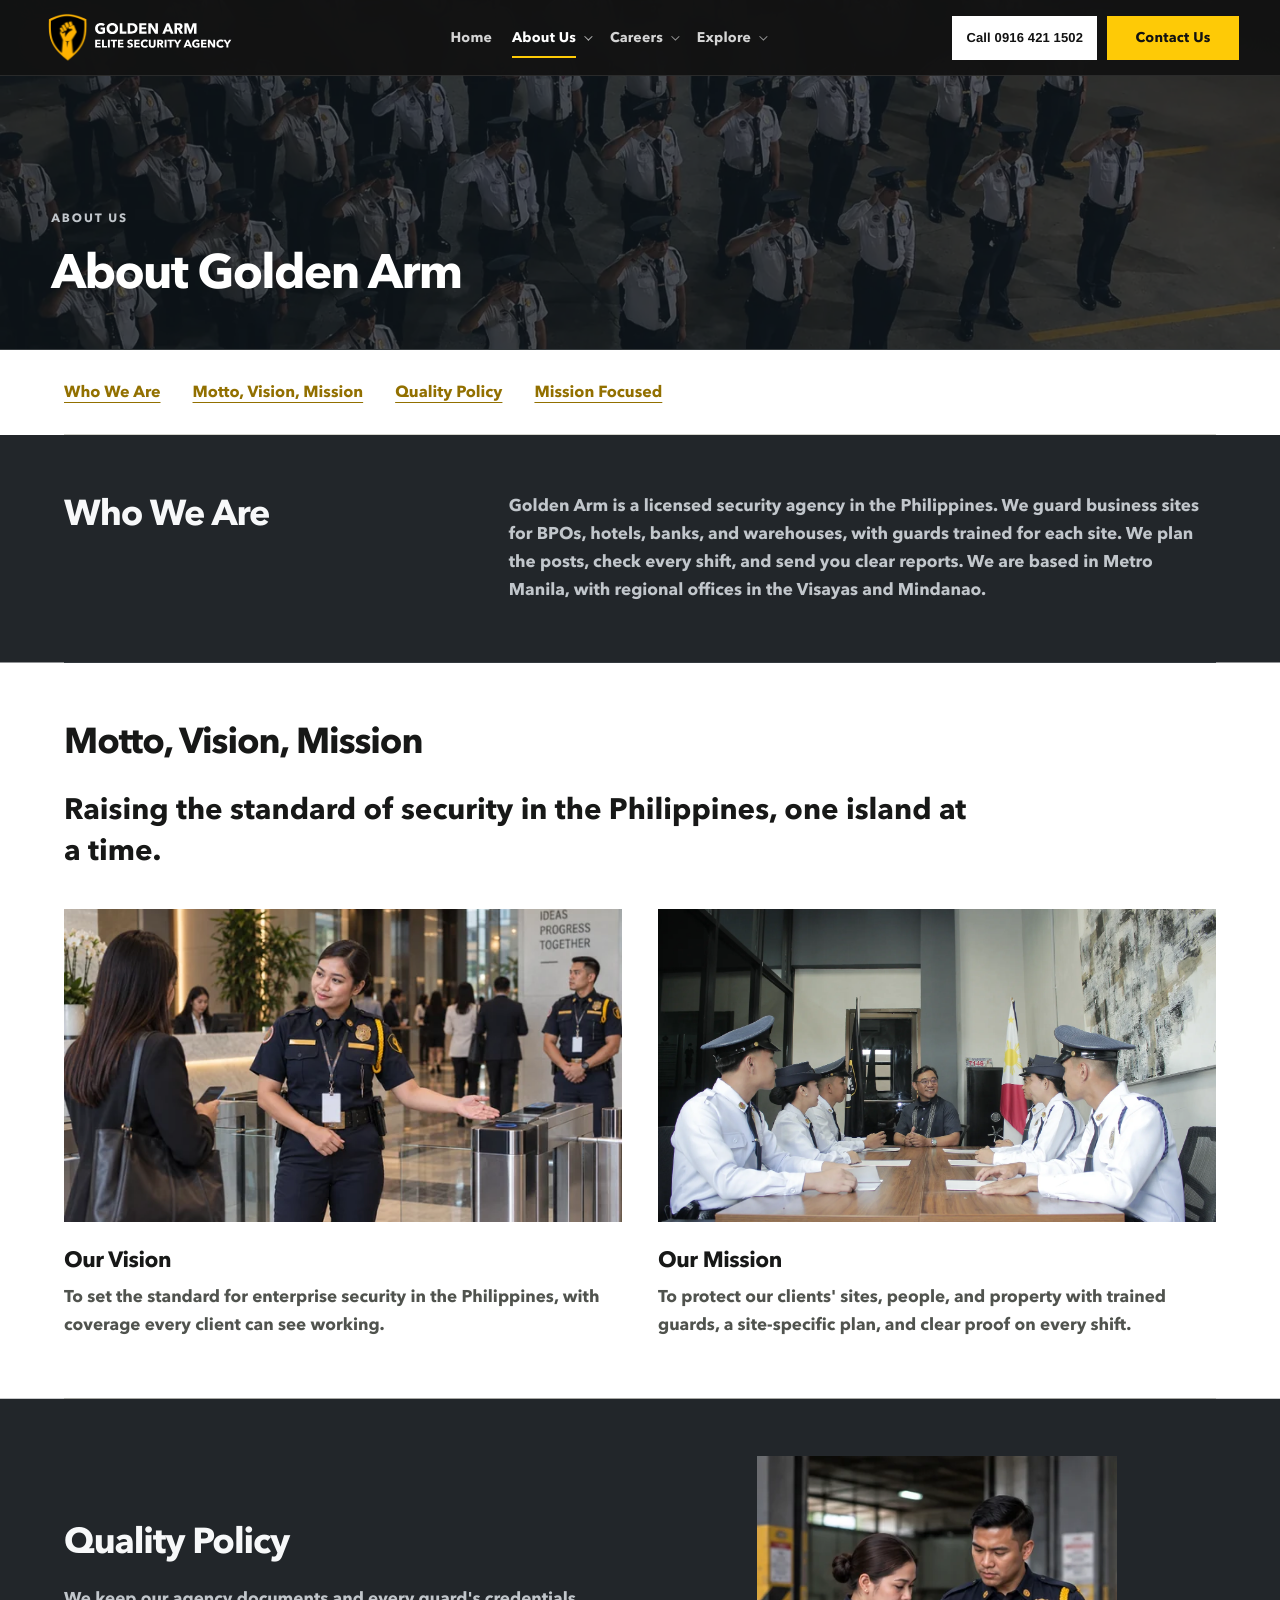
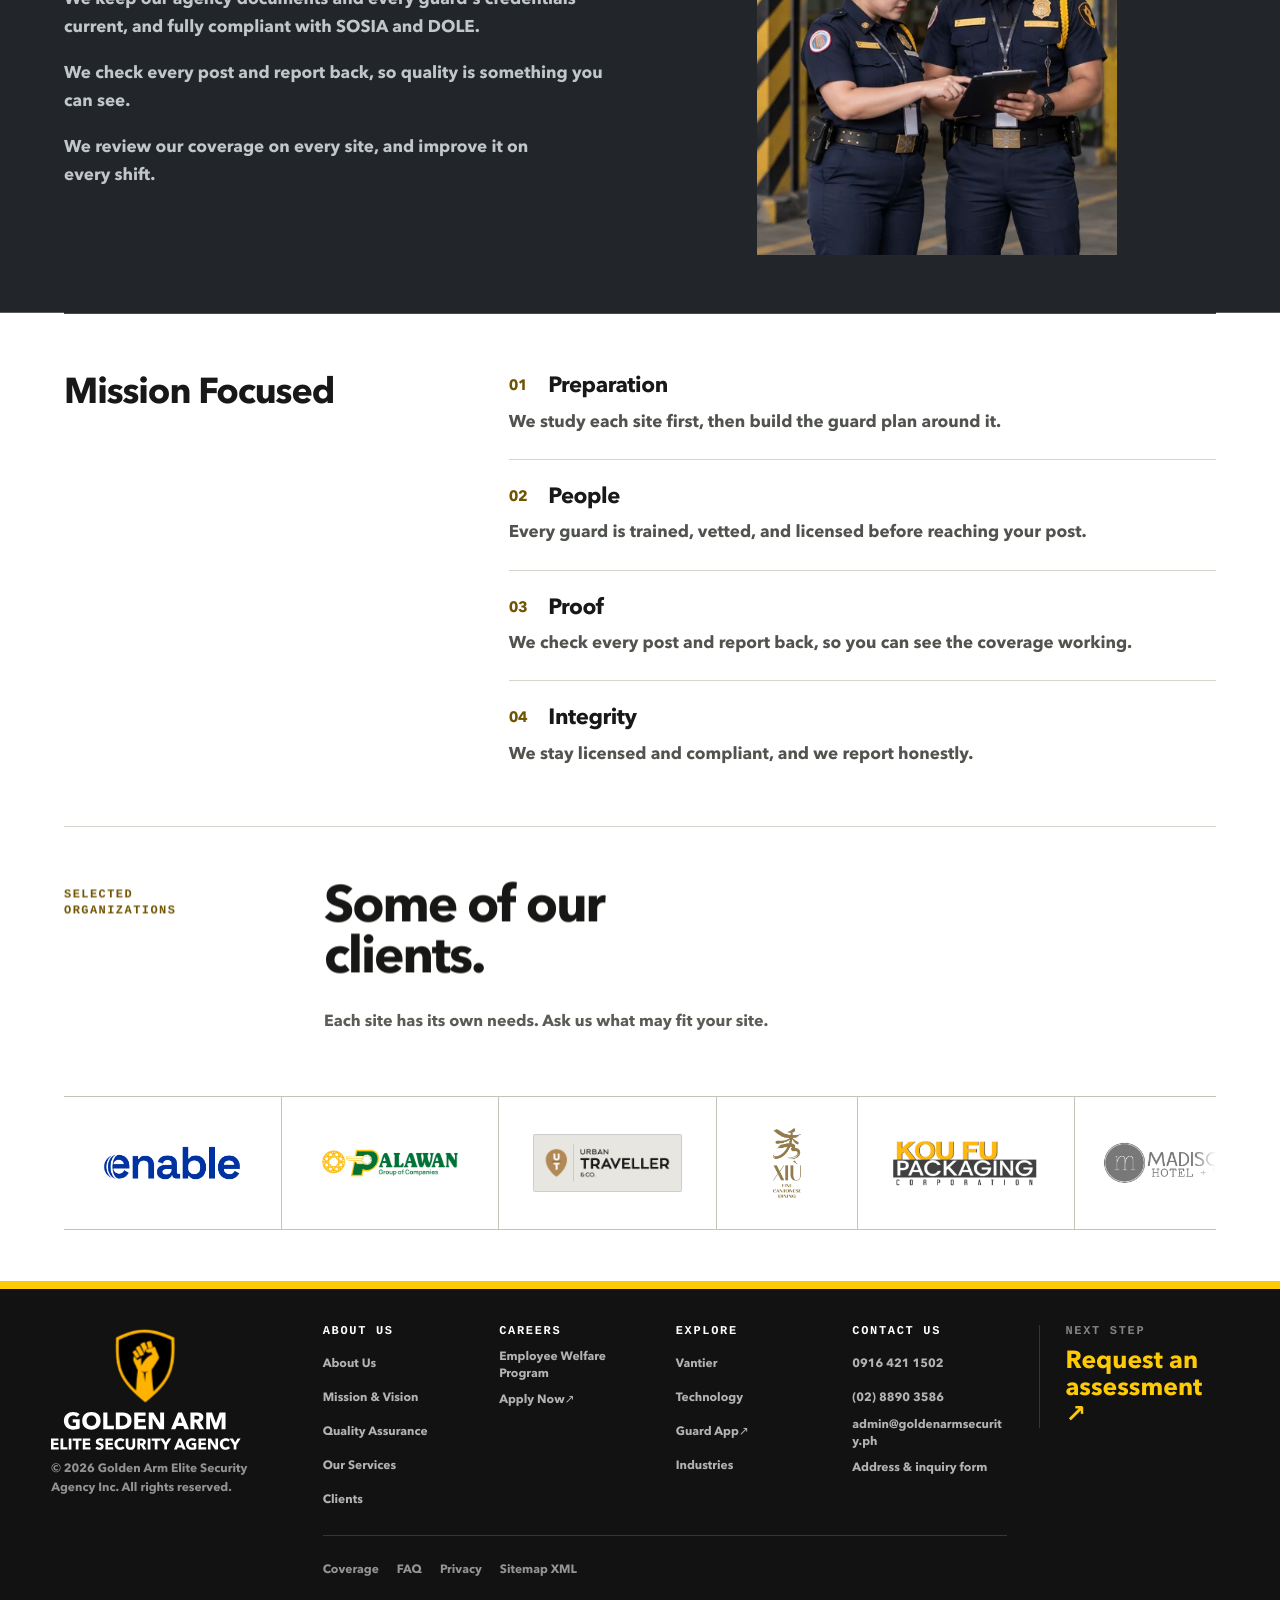
<file: about/index.html>
<!doctype html>
<html lang="en">
  <head>
    <meta charset="UTF-8" />
    <meta name="viewport" content="width=device-width, initial-scale=1.0" />
    <title>About Golden Arm | Licensed Security Agency in the Philippines</title>
    <meta name="description" content="Golden Arm is a licensed security agency in the Philippines, SOSIA- and DOLE-compliant, guarding business sites with trained guards and clear reporting." />
    <meta name="robots" content="index, follow, max-image-preview:large" />
    <meta name="author" content="Golden Arm Elite Security Agency Inc." />
    <meta name="copyright" content="© 2026 Golden Arm Elite Security Agency Inc. All rights reserved." />
    <meta name="theme-color" content="#121212" />
    <meta name="geo.region" content="PH-00" />
    <meta name="geo.placename" content="San Juan City, Metro Manila, Philippines" />
    <link rel="canonical" href="https://golden-arm-security-reveal-phi.vercel.app/about/" />

    <meta property="og:site_name" content="Golden Arm Elite Security Agency" />
    <meta property="og:title" content="About Golden Arm | Licensed Security Agency in the Philippines" />
    <meta property="og:description" content="Golden Arm is a licensed security agency in the Philippines, SOSIA- and DOLE-compliant, guarding business sites with trained guards and clear reporting." />
    <meta property="og:type" content="website" />
    <meta property="og:url" content="https://golden-arm-security-reveal-phi.vercel.app/about/" />
    <meta property="og:image" content="https://golden-arm-security-reveal-phi.vercel.app/review-static/client-copy/social/about.png" />
    <meta property="og:image:secure_url" content="https://golden-arm-security-reveal-phi.vercel.app/review-static/client-copy/social/about.png" />
    <meta property="og:image:type" content="image/png" />
    <meta property="og:image:width" content="1200" />
    <meta property="og:image:height" content="630" />
    <meta property="og:image:alt" content="Golden Arm — About Golden Arm" />
    <meta property="og:locale" content="en_PH" />

    <meta name="twitter:card" content="summary_large_image" />
    <meta name="twitter:title" content="About Golden Arm | Licensed Security Agency in the Philippines" />
    <meta name="twitter:description" content="Golden Arm is a licensed security agency in the Philippines, SOSIA- and DOLE-compliant, guarding business sites with trained guards and clear reporting." />
    <meta name="twitter:image" content="https://golden-arm-security-reveal-phi.vercel.app/review-static/client-copy/social/about.png" />
    <meta name="twitter:image:alt" content="Golden Arm — About Golden Arm" />

    <link rel="icon" type="image/png" sizes="32x32" href="/assets/favicon-32x32.png" />
    <link rel="icon" type="image/png" sizes="192x192" href="/assets/favicon-192x192.png" />
    <link rel="apple-touch-icon" sizes="180x180" href="/assets/apple-touch-icon.png" />

    <script type="application/ld+json">
{
  "@context": "https://schema.org",
  "@graph": [
    {
      "@type": [
        "LocalBusiness",
        "ProfessionalService"
      ],
      "@id": "https://golden-arm-security-reveal-phi.vercel.app/#organization",
      "name": "Golden Arm Elite Security Agency Inc.",
      "legalName": "Golden Arm Elite Security Agency Inc.",
      "url": "https://golden-arm-security-reveal-phi.vercel.app/",
      "image": "https://golden-arm-security-reveal-phi.vercel.app/review-static/client-copy/social/about.png",
      "logo": "https://golden-arm-security-reveal-phi.vercel.app/assets/logo.svg",
      "email": "admin@goldenarmsecurity.ph",
      "telephone": [
        "+63-2-8890-3586",
        "+63-916-421-1502"
      ],
      "address": {
        "@type": "PostalAddress",
        "streetAddress": "131 Richer Point, Oscar Arellano St.",
        "addressLocality": "San Juan City",
        "addressRegion": "Metro Manila",
        "addressCountry": "PH"
      },
      "areaServed": [
        {
          "@type": "AdministrativeArea",
          "name": "Metro Manila"
        },
        {
          "@type": "Country",
          "name": "Philippines"
        }
      ],
      "priceRange": "Contact for quote",
      "description": "Golden Arm provides security guards, site planning, post checks, and reports for businesses and properties."
    },
    {
      "@type": "WebSite",
      "@id": "https://golden-arm-security-reveal-phi.vercel.app/#website",
      "url": "https://golden-arm-security-reveal-phi.vercel.app/",
      "name": "Golden Arm Elite Security Agency",
      "publisher": {
        "@id": "https://golden-arm-security-reveal-phi.vercel.app/#organization"
      },
      "inLanguage": "en-PH"
    },
    {
      "@type": "AboutPage",
      "@id": "https://golden-arm-security-reveal-phi.vercel.app/about/#webpage",
      "url": "https://golden-arm-security-reveal-phi.vercel.app/about/",
      "name": "About Us | Golden Arm Security Agency",
      "description": "Learn how Golden Arm plans, staffs, trains, and supervises security programs, and see selected approved client organizations.",
      "isPartOf": {
        "@id": "https://golden-arm-security-reveal-phi.vercel.app/#website"
      },
      "about": {
        "@id": "https://golden-arm-security-reveal-phi.vercel.app/#organization"
      },
      "primaryImageOfPage": "https://golden-arm-security-reveal-phi.vercel.app/assets/social/og-about.png",
      "inLanguage": "en-PH"
    }
  ]
}
</script>
    <link rel="preload" as="image" href="/assets/generated/about-architectural-atmosphere-r4.webp" type="image/webp" />
    <script type="module" crossorigin src="/assets/about-CWqgNm6X.js"></script>
    <link rel="modulepreload" crossorigin href="/assets/main-psAL9A-X.js">
    <link rel="stylesheet" crossorigin href="/assets/main-CfH3XNFK.css">
    <link rel="stylesheet" crossorigin href="/assets/about-5V8IkdtC.css">
  <style id="review-about-divider-v1-style">/* External one-note visual proposal, not production source. */
body[data-page="about"] .review-about-divider-v1 { display:block; height:80px; min-height:0; width:100%; margin:0; padding:0; border:0; background:#22262a; }
@media(max-width:600px) { body[data-page="about"] .review-about-divider-v1 { height:48px; } }
</style><link rel="stylesheet" href="/review-static/shared-footer.css">
<link rel="stylesheet" href="/review-static/shared-header-call.css">
<link rel="stylesheet" href="/review-static/about-illustrations/about-illustrations-v1.css">
<link rel="stylesheet" href="/review-static/client-copy/base.css">
<link rel="stylesheet" href="/review-static/client-copy/about.css">
<link rel="stylesheet" href="/review-static/guard-photo-revision/about.css">
<link rel="stylesheet" href="/review-static/responsive-polish.css">
<link rel="stylesheet" href="/review-static/client-feedback-secondary.css">
<link rel="stylesheet" href="/review-static/owner-image-icon-refinements.css">
<link rel="stylesheet" href="/review-static/about-navigation-yellow.css">
<link rel="stylesheet" href="/review-static/responsive-typography.css">
</head>
  <body data-page="about" class="about-simple subpage-precision about-unified september-about-20260909 cc-about-page">
    <div id="app">
      <header class="site-header site-header--client-feedback" data-animate="nav">
        <a class="brand" href="/" aria-label="Golden Arm Elite Security Agency home">
          <img src="/assets/logo.svg" alt="Golden Arm Elite Security Agency" width="359" height="100" decoding="async" />
        </a>
        <button class="menu-toggle" type="button" aria-expanded="false" aria-controls="primary-nav"><span>Menu</span><i aria-hidden="true"></i></button>
        <nav id="primary-nav" class="nav-links" aria-label="Main navigation">
          <div class="nav-links__center">
            <a class="nav-direct" href="/">Home</a>
            <details class="nav-group is-current" data-nav-menu="about">
              <summary>About Us</summary>
              <div class="nav-menu" aria-label="About Us pages">
                <a href="/about/" aria-current="page">About Us</a>
                                                <a href="/services/">Our Services</a>
                              </div>
            </details>
            <details class="nav-group" data-nav-menu="careers">
              <summary>Careers</summary>
              <div class="nav-menu" aria-label="Careers pages">
                <a href="/careers/">Careers</a>
                                <a href="https://goldenarmelite.vantier.app/apply" target="_blank" rel="noopener noreferrer">Apply Now <span aria-hidden="true">↗</span></a>
              </div>
            </details>
            <details class="nav-group" data-nav-menu="explore">
              <summary>Explore</summary>
              <div class="nav-menu" aria-label="Explore pages">
                                <a href="/technology/">Technology</a>
                
                <a href="/industries/">Industries</a>
              </div>
            </details>
          </div>
          <div class="review-header-actions"><a class="nav-direct review-header-call" href="tel:+639164211502">Call 0916 421 1502</a><a class="nav-direct nav-direct--contact" href="/contact/">Contact Us</a></div>
        </nav>
      </header>

      <main id="top">
        <section class="page-hero page-hero--about page-hero--atmosphere about-kv-banner section-shell" aria-labelledby="page-title">
          <div class="about-kv-banner__media" aria-hidden="true"><img src="/assets/ga-drive/operations/hero-lineup-optimized.webp" alt="" width="1448" height="1086" decoding="async" loading="eager" fetchpriority="high" /></div>
          <div class="about-kv-banner__tint" aria-hidden="true"></div>
          <div class="page-hero__copy reveal-up"><p class="section-kicker">About Us</p><h1 id="page-title" class="page-title">About Golden Arm</h1></div>
        </section>

        <div id="about" class="cc-about">
          <nav class="cc-about-nav" aria-label="On this page">
            <a href="#who-we-are">Who We Are</a>
            <a href="#mission-vision">Motto, Vision, Mission</a>
            <a href="#quality-assurance">Quality Policy</a>
            <a href="#mission-focused">Mission Focused</a>
          </nav>

          <section id="who-we-are" class="cc-about-section cc-about-intro" data-cc-about-section aria-labelledby="who-we-are-title" tabindex="-1">
            <h2 id="who-we-are-title">Who We Are</h2>
            <p>Golden Arm is a licensed security agency in the Philippines. We guard business sites for BPOs, hotels, banks, and warehouses, with guards trained for each site. We plan the posts, check every shift, and send you clear reports. We are based in Metro Manila, with regional offices in the Visayas and Mindanao.</p>
          </section>

          <section id="mission-vision" class="cc-about-section" data-cc-about-section aria-labelledby="mission-vision-title" tabindex="-1">
            <h2 id="mission-vision-title">Motto, Vision, Mission</h2>
            <div class="cc-about-motto">
              <p>Raising the standard of security in the Philippines, one island at a time.</p>
            </div>
            <div class="cc-about-statements">
              <article data-about-statement="vision">
                <figure class="about-illustration about-illustration--vision" data-guard-photo="vision"><img data-guard-role="about-vision" src="/review-static/guard-photo-revision/about-vision-960.webp" srcset="/review-static/guard-photo-revision/about-vision-640.webp 640w, /review-static/guard-photo-revision/about-vision-960.webp 960w, /review-static/guard-photo-revision/about-vision-1536.webp 1536w" sizes="(max-width: 760px) 90vw, (max-width: 1422px) calc((90vw - 36px) / 2), 622px" alt="Illustration of guards providing visitor assistance at an office access point." width="1536" height="1024" loading="lazy" decoding="async" style="object-position: 50% 50%;"></figure>
                <h3>Our Vision</h3>
                <p>To set the standard for enterprise security in the Philippines, with coverage every client can see working.</p>
              </article>
              <article data-about-statement="mission">
                <figure class="about-illustration about-illustration--mission" data-mission-photo="original-briefing"><img src="/assets/ga-drive/operations/briefing.webp" alt="Security personnel seated together for a briefing." width="1800" height="1011" loading="lazy" decoding="async"></figure>
                <h3>Our Mission</h3>
                <p>To protect our clients' sites, people, and property with trained guards, a site-specific plan, and clear proof on every shift.</p>
              </article>
            </div>
          </section>

          <section id="quality-assurance" class="cc-about-section cc-about-quality" data-cc-about-section aria-labelledby="quality-policy-title" tabindex="-1">
            <div class="cc-about-quality-copy">
              <h2 id="quality-policy-title">Quality Policy</h2>
              <ul class="cc-about-policy">
                <li>We keep our agency documents and every guard's credentials current, and fully compliant with SOSIA and DOLE.</li>
                <li>We check every post and report back, so quality is something you can see.</li>
                <li>We review our coverage on every site, and improve it on every shift.</li>
              </ul>
            </div>
            <figure class="about-illustration about-illustration--quality-assurance" data-guard-photo="quality-assurance"><img data-guard-role="about-quality" src="/review-static/guard-photo-revision/about-quality-462.webp" srcset="/review-static/guard-photo-revision/about-quality-320.webp 320w, /review-static/guard-photo-revision/about-quality-462.webp 462w" sizes="(max-width: 400px) 90vw, 360px" alt="Illustration of a guard and supervisor checking a clipboard together." width="462" height="512" loading="lazy" decoding="async" style="object-position: 50% 50%;"></figure>
          </section>

          <section id="mission-focused" class="cc-about-section cc-about-values" data-cc-about-section aria-labelledby="mission-focused-title" tabindex="-1">
            <h2 id="mission-focused-title">Mission Focused</h2>
            <ol class="cc-about-value-list">
              <li><h3><span>01</span> Preparation</h3><p>We study each site first, then build the guard plan around it.</p></li>
              <li><h3><span>02</span> People</h3><p>Every guard is trained, vetted, and licensed before reaching your post.</p></li>
              <li><h3><span>03</span> Proof</h3><p>We check every post and report back, so you can see the coverage working.</p></li>
              <li><h3><span>04</span> Integrity</h3><p>We stay licensed and compliant, and we report honestly.</p></li>
            </ol>
          </section>
        </div>


        <section id="clients" class="clients-page clients-page--about section-shell" aria-labelledby="client-list-title">
          <div class="clients-page__heading"><p class="section-kicker reveal-up">Selected organizations</p><h2 id="client-list-title" class="section-title reveal-up" tabindex="-1">Some of our clients.</h2><p class="section-lede reveal-up">Each site has its own needs. Ask us what may fit your site.</p></div>
          <div class="client-carousel about-client-carousel">
            <div class="client-carousel__viewport" tabindex="0" role="region" aria-label="Selected client logos. Focus or hover to pause motion.">
              <div class="client-carousel__track">
                <ul class="client-carousel__group" data-client-list="primary" data-client-group="primary" role="list">
                  <li class="client-logo-card" data-client-id="enable"><img src="/assets/ga-drive/clients/enable-logo.webp" alt="Enable logo" width="2154" height="507" decoding="async" loading="eager" /></li>
                  <li class="client-logo-card" data-client-id="palawan-group"><img src="/assets/ga-drive/clients/pgc-logo.png" alt="Palawan Group of Companies logo" width="836" height="165" decoding="async" loading="eager" /></li>
                  <li class="client-logo-card client-logo-card--compact" data-client-id="urban-traveller"><img src="/assets/ga-drive/clients/urban-traveller.png" alt="Urban Traveller &amp; Co. logo" width="300" height="98" decoding="async" loading="eager" /></li>
                  <li class="client-logo-card client-logo-card--portrait" data-client-id="xiu-fine-dining"><img src="/assets/ga-drive/clients/xiu-fine-dining.png" alt="Xiu Fine Cantonese Dining logo" width="222" height="545" decoding="async" loading="eager" /></li>
                  <li class="client-logo-card client-logo-card--compact" data-client-id="kou-fu-packaging"><img src="/assets/ga-drive/clients/kou-fu-packaging.png" alt="Kou Fu Packaging Corporation logo" width="256" height="83" decoding="async" loading="eager" /></li>
                  <li class="client-logo-card client-logo-card--wide" data-client-id="madison-101"><img src="/assets/ga-drive/clients/madison-101.webp" alt="Madison 101 Hotel + Tower logo" width="1083" height="290" decoding="async" loading="eager" /></li>
                  <li class="client-logo-card" data-client-id="unifycx"><img src="/assets/ga-drive/clients/unifycx-logo.png" alt="UnifyCX logo" width="659" height="180" decoding="async" loading="eager" /></li>
                </ul>
                <ul class="client-carousel__group" data-client-group="duplicate" aria-hidden="true" inert>
                  <li class="client-logo-card" data-client-clone="enable"><img src="/assets/ga-drive/clients/enable-logo.webp" alt="" width="2154" height="507" decoding="async" loading="lazy" /></li>
                  <li class="client-logo-card" data-client-clone="palawan-group"><img src="/assets/ga-drive/clients/pgc-logo.png" alt="" width="836" height="165" decoding="async" loading="lazy" /></li>
                  <li class="client-logo-card client-logo-card--compact" data-client-clone="urban-traveller"><img src="/assets/ga-drive/clients/urban-traveller.png" alt="" width="300" height="98" decoding="async" loading="lazy" /></li>
                  <li class="client-logo-card client-logo-card--portrait" data-client-clone="xiu-fine-dining"><img src="/assets/ga-drive/clients/xiu-fine-dining.png" alt="" width="222" height="545" decoding="async" loading="lazy" /></li>
                  <li class="client-logo-card client-logo-card--compact" data-client-clone="kou-fu-packaging"><img src="/assets/ga-drive/clients/kou-fu-packaging.png" alt="" width="256" height="83" decoding="async" loading="lazy" /></li>
                  <li class="client-logo-card client-logo-card--wide" data-client-clone="madison-101"><img src="/assets/ga-drive/clients/madison-101.webp" alt="" width="1083" height="290" decoding="async" loading="lazy" /></li>
                  <li class="client-logo-card" data-client-clone="unifycx"><img src="/assets/ga-drive/clients/unifycx-logo.png" alt="" width="659" height="180" decoding="async" loading="lazy" /></li>
                </ul>
              </div>
            </div>
          </div>
        </section>
              </main>

      <footer class="site-footer site-footer--client-feedback">
        <div class="site-footer__inner">
          <div class="site-footer__brand">
            <a href="/" aria-label="Golden Arm Elite Security Agency home"><img src="/assets/footer-logo.svg" alt="Golden Arm Elite Security Agency" width="226" height="149" decoding="async" loading="lazy" /></a>
            <p>© <span data-year></span> Golden Arm Elite Security Agency Inc. All rights reserved.</p>
          </div>
          <nav class="site-footer__sitemap" aria-label="Website sitemap">
            <div class="site-footer__links">
              <section class="site-footer__group" aria-labelledby="footer-about-title">
                <h2 id="footer-about-title">About Us</h2>
                <ul>
                  <li><a href="/about/" aria-current="page">About Us</a></li>
                  <li><a href="/about/#mission-vision">Mission &amp; Vision</a></li>
                  <li><a href="/about/#quality-assurance">Quality Assurance</a></li>
                  <li><a href="/services/">Our Services</a></li>
                  <li><a href="/about/#clients">Clients</a></li>
                </ul>
              </section>
              <section class="site-footer__group" aria-labelledby="footer-careers-title">
                <h2 id="footer-careers-title">Careers</h2>
                <ul>
                  <li><a href="/careers/#careers">Employee Welfare Program</a></li>
                  <li><a href="https://goldenarmelite.vantier.app/apply" target="_blank" rel="noopener noreferrer">Apply Now <span aria-hidden="true">↗</span></a></li>
                </ul>
              </section>
              <section class="site-footer__group" aria-labelledby="footer-explore-title">
                <h2 id="footer-explore-title">Explore</h2>
                <ul>
                  <li><a href="/technology/#vantier">Vantier</a></li>
                  <li><a href="/technology/">Technology</a></li>
                  <li><a href="https://goldenarmelite.vantier.app/" target="_blank" rel="noopener noreferrer">Guard App <span aria-hidden="true">↗</span></a></li>
                  <li><a href="/industries/">Industries</a></li>
                </ul>
              </section>
              <section class="site-footer__group" aria-labelledby="footer-contact-title">
                <h2 id="footer-contact-title">Contact Us</h2>
                <ul>
                  <li><a href="tel:+639164211502">0916 421 1502</a></li>
                  <li><a href="tel:+63288903586">(02) 8890 3586</a></li>
                  <li><a href="mailto:admin@goldenarmsecurity.ph">admin@goldenarmsecurity.ph</a></li>
                  <li><a href="/contact/#contact">Address &amp; inquiry form</a></li>
                </ul>
              </section>
            </div>
            <div class="site-footer__direct" aria-label="Utility links">
              <a href="/coverage/">Coverage</a>
              <a href="/faq/">FAQ</a>
              <a href="/privacy/">Privacy</a>
              <a href="/sitemap.xml">Sitemap XML</a>
            </div>
          </nav>
          <div class="site-footer__action">
            <span>Next step</span>
            <a href="/contact/#contact">Request an assessment <i aria-hidden="true">↗</i></a>
          </div>
        </div>
      </footer>
      <nav class="mobile-action-bar" aria-label="Mobile contact actions"><a class="mobile-action-bar__assessment" href="/contact/">Request assessment</a></nav>
    </div>
  </body>
</html>
</file>
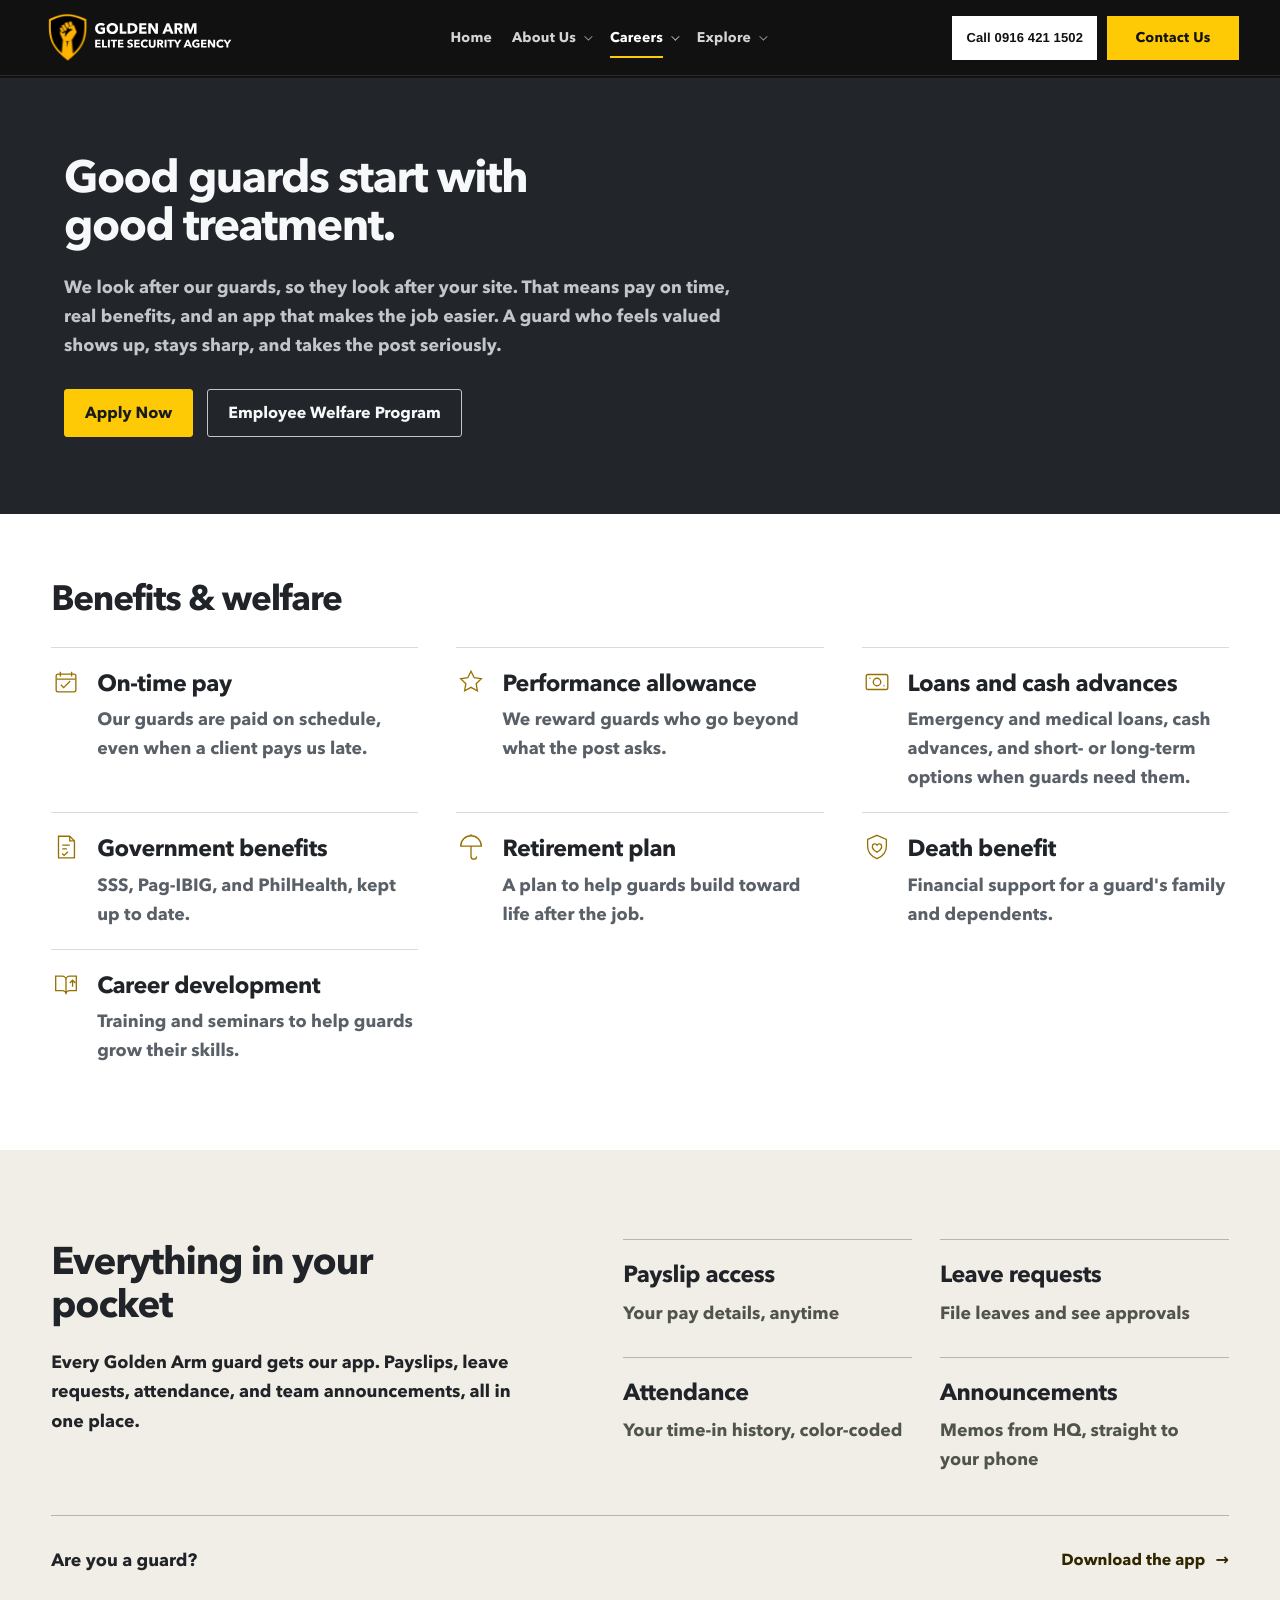
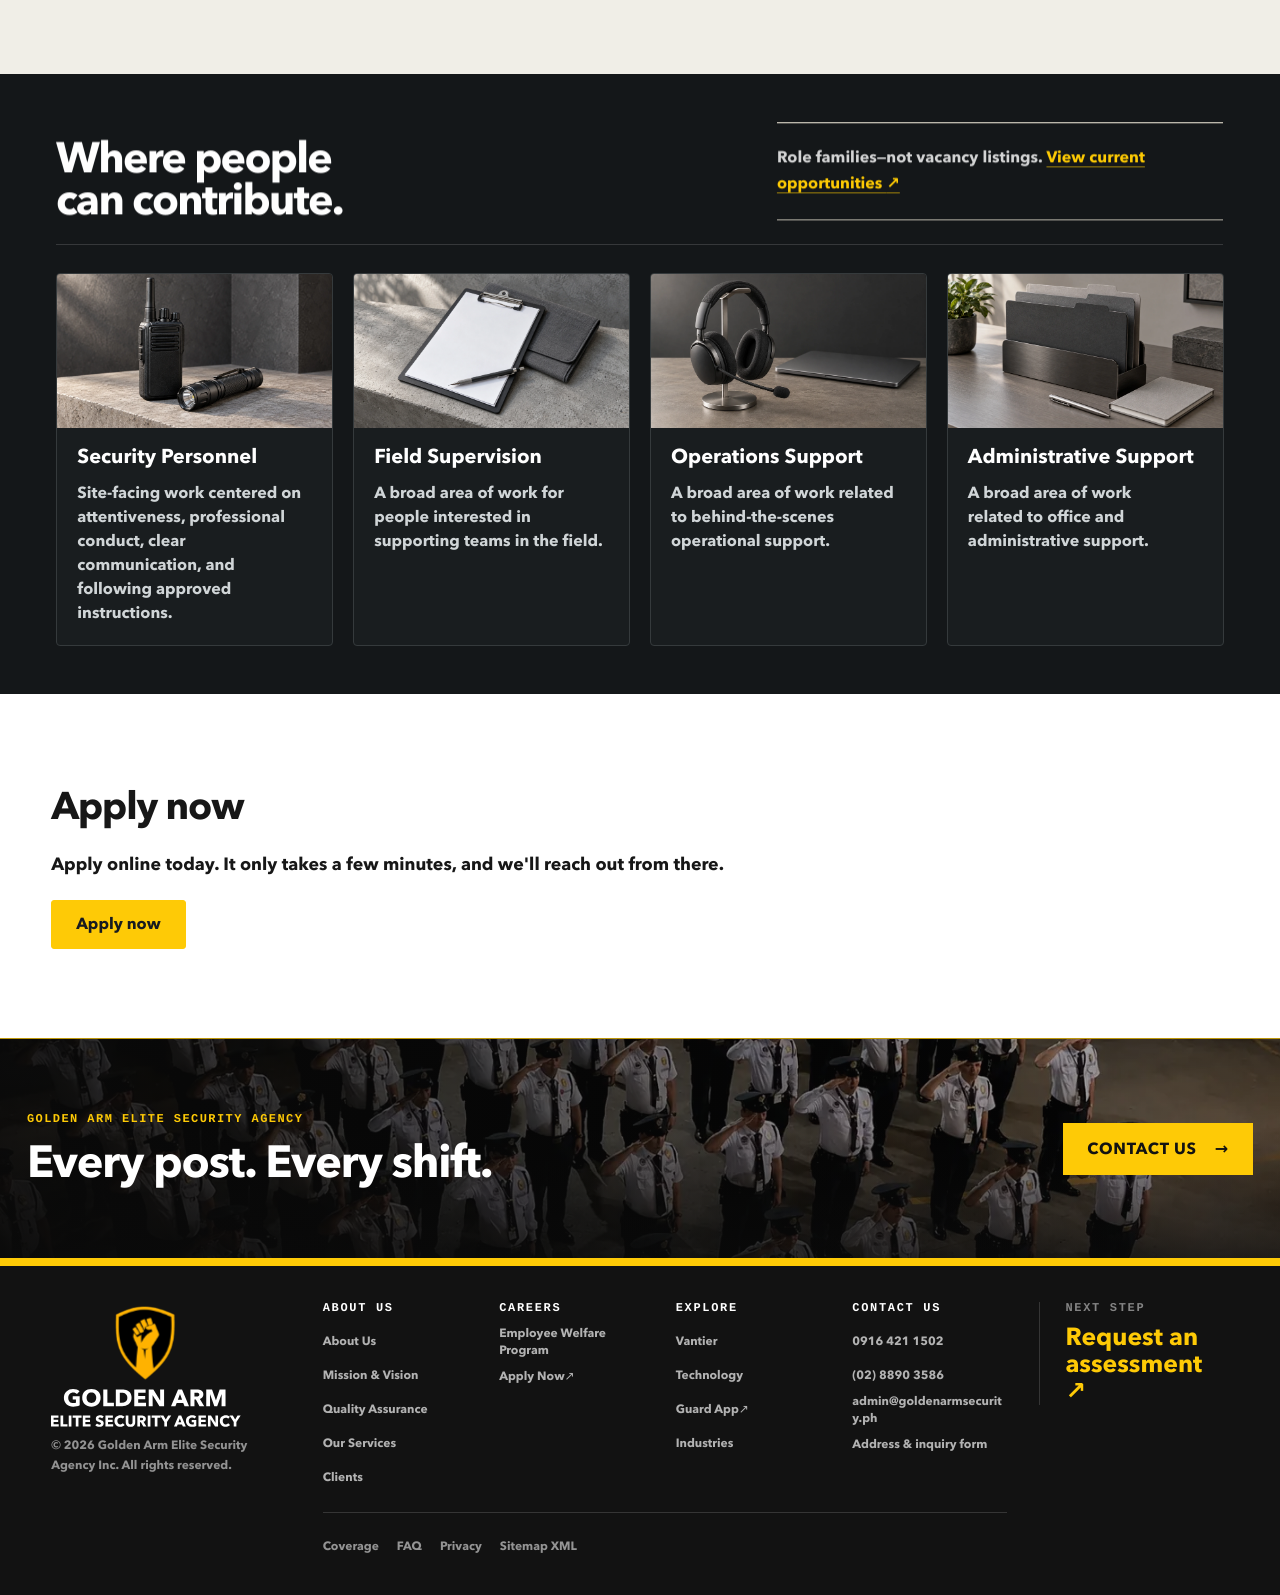
<file: careers/index.html>
<!doctype html>
<html lang="en">
  <head>
    <meta charset="UTF-8" />
    <meta name="viewport" content="width=device-width, initial-scale=1.0" />
    <title>Security Guard Jobs &amp; Benefits | Golden Arm Careers</title>
    <meta name="description" content="Join Golden Arm. On-time pay, real benefits, and a guard app that makes the job easier. Apply online in minutes." />
    <meta name="robots" content="index, follow, max-image-preview:large" />
    <meta name="author" content="Golden Arm Elite Security Agency Inc." />
    <meta name="copyright" content="© 2026 Golden Arm Elite Security Agency Inc. All rights reserved." />
    <meta name="theme-color" content="#121212" />
    <meta name="geo.region" content="PH-00" />
    <meta name="geo.placename" content="San Juan City, Metro Manila, Philippines" />
    <link rel="canonical" href="https://golden-arm-security-reveal-phi.vercel.app/careers/" />

    <meta property="og:site_name" content="Golden Arm Elite Security Agency" />
    <meta property="og:title" content="Security Guard Jobs &amp; Benefits | Golden Arm Careers" />
    <meta property="og:description" content="Join Golden Arm. On-time pay, real benefits, and a guard app that makes the job easier. Apply online in minutes." />
    <meta property="og:type" content="website" />
    <meta property="og:url" content="https://golden-arm-security-reveal-phi.vercel.app/careers/" />
    <meta property="og:image" content="https://golden-arm-security-reveal-phi.vercel.app/review-static/client-copy/social/careers.png" />
    <meta property="og:image:secure_url" content="https://golden-arm-security-reveal-phi.vercel.app/review-static/client-copy/social/careers.png" />
    <meta property="og:image:type" content="image/png" />
    <meta property="og:image:width" content="1200" />
    <meta property="og:image:height" content="630" />
    <meta property="og:image:alt" content="Golden Arm — Security Guard Jobs &amp; Benefits" />
    <meta property="og:locale" content="en_PH" />

    <meta name="twitter:card" content="summary_large_image" />
    <meta name="twitter:title" content="Security Guard Jobs &amp; Benefits | Golden Arm Careers" />
    <meta name="twitter:description" content="Join Golden Arm. On-time pay, real benefits, and a guard app that makes the job easier. Apply online in minutes." />
    <meta name="twitter:image" content="https://golden-arm-security-reveal-phi.vercel.app/review-static/client-copy/social/careers.png" />
    <meta name="twitter:image:alt" content="Golden Arm — Security Guard Jobs &amp; Benefits" />

    <link rel="icon" type="image/png" sizes="32x32" href="/assets/favicon-32x32.png" />
    <link rel="icon" type="image/png" sizes="192x192" href="/assets/favicon-192x192.png" />
    <link rel="apple-touch-icon" sizes="180x180" href="/assets/apple-touch-icon.png" />

    <script type="application/ld+json">
{
  "@context": "https://schema.org",
  "@graph": [
    {
      "@type": [
        "LocalBusiness",
        "ProfessionalService"
      ],
      "@id": "https://golden-arm-security-reveal-phi.vercel.app/#organization",
      "name": "Golden Arm Elite Security Agency Inc.",
      "legalName": "Golden Arm Elite Security Agency Inc.",
      "url": "https://golden-arm-security-reveal-phi.vercel.app/",
      "image": "https://golden-arm-security-reveal-phi.vercel.app/review-static/client-copy/social/careers.png",
      "logo": "https://golden-arm-security-reveal-phi.vercel.app/assets/logo.svg",
      "email": "admin@goldenarmsecurity.ph",
      "telephone": [
        "+63-2-8890-3586",
        "+63-916-421-1502"
      ],
      "address": {
        "@type": "PostalAddress",
        "streetAddress": "131 Richer Point, Oscar Arellano St.",
        "addressLocality": "San Juan City",
        "addressRegion": "Metro Manila",
        "addressCountry": "PH"
      },
      "areaServed": [
        {
          "@type": "AdministrativeArea",
          "name": "Metro Manila"
        },
        {
          "@type": "Country",
          "name": "Philippines"
        }
      ],
      "priceRange": "Contact for quote",
      "description": "Golden Arm plans security guard deployment, project-managed site assessment, compliance documentation, training, supervision, reporting, and applicant recruitment from its Metro Manila base.",
      "knowsAbout": [
        "Security guard services",
        "Security guard deployment",
        "Project-managed security operations",
        "Site risk assessment",
        "Security supervision",
        "Incident reporting",
        "Event security",
        "Industrial security",
        "Commercial security",
        "Residential security",
        "Access control",
        "Patrol operations",
        "Security operations technology",
        "Security personnel recruitment"
      ]
    },
    {
      "@type": "WebSite",
      "@id": "https://golden-arm-security-reveal-phi.vercel.app/#website",
      "url": "https://golden-arm-security-reveal-phi.vercel.app/",
      "name": "Golden Arm Elite Security Agency",
      "publisher": {
        "@id": "https://golden-arm-security-reveal-phi.vercel.app/#organization"
      },
      "inLanguage": "en-PH"
    },
    {
      "@type": "WebPage",
      "@id": "https://golden-arm-security-reveal-phi.vercel.app/careers/#webpage",
      "url": "https://golden-arm-security-reveal-phi.vercel.app/careers/",
      "name": "Security Guard Jobs & Benefits | Golden Arm Careers",
      "description": "Join Golden Arm. On-time pay, real benefits, and a guard app that makes the job easier. Apply online in minutes.",
      "isPartOf": {
        "@id": "https://golden-arm-security-reveal-phi.vercel.app/#website"
      },
      "about": {
        "@id": "https://golden-arm-security-reveal-phi.vercel.app/#organization"
      },
      "primaryImageOfPage": "https://golden-arm-security-reveal-phi.vercel.app/review-static/client-copy/social/careers.png",
      "inLanguage": "en-PH"
    }
  ]
}
</script>
    <script type="module" crossorigin src="/assets/careers-Cqa9bY4_.js"></script>
    <link rel="modulepreload" crossorigin href="/assets/main-psAL9A-X.js">
    <link rel="stylesheet" crossorigin href="/assets/main-CfH3XNFK.css">
    <link rel="stylesheet" crossorigin href="/assets/careers-ay2qCd1S.css">
  <link rel="stylesheet" href="/review-static/careers/careers-hero-proposal.css">
<link rel="stylesheet" href="/review-static/careers/welfare-proposal.css">
<link rel="stylesheet" href="/review-static/shared-footer.css">
<link rel="stylesheet" href="/review-static/shared-header-call.css">
<link rel="stylesheet" href="/review-static/combined-careers/roles.css">
<link rel="stylesheet" href="/review-static/footer-kv-compact.css">
<link rel="stylesheet" href="/review-static/client-copy/base.css">
<link rel="stylesheet" href="/review-static/client-copy/careers.css">
<link rel="stylesheet" href="/review-static/responsive-polish.css">
<link rel="stylesheet" href="/review-static/client-feedback-secondary.css">
<link rel="stylesheet" href="/review-static/responsive-typography.css">
</head>
  <body data-page="careers" class="subpage-precision careers-final careers-proof careers-compact">
    <div id="app">
      <header class="site-header site-header--client-feedback" data-animate="nav">
        <a class="brand" href="/" aria-label="Golden Arm Elite Security Agency home">
          <img src="/assets/logo.svg" alt="Golden Arm Elite Security Agency" width="359" height="100" decoding="async" />
        </a>
        <button class="menu-toggle" type="button" aria-expanded="false" aria-controls="primary-nav"><span>Menu</span><i aria-hidden="true"></i></button>
        <nav id="primary-nav" class="nav-links" aria-label="Main navigation">
          <div class="nav-links__center">
            <a class="nav-direct" href="/">Home</a>
            <details class="nav-group" data-nav-menu="about">
              <summary>About Us</summary>
              <div class="nav-menu" aria-label="About Us pages">
                <a href="/about/">About Us</a>
                                                <a href="/services/">Our Services</a>
                              </div>
            </details>
            <details class="nav-group is-current" data-nav-menu="careers">
              <summary>Careers</summary>
              <div class="nav-menu" aria-label="Careers pages">
                <a href="/careers/" aria-current="page">Careers</a>
                                <a href="https://goldenarmelite.vantier.app/apply" target="_blank" rel="noopener noreferrer">Apply Now <span aria-hidden="true">↗</span></a>
              </div>
            </details>
            <details class="nav-group" data-nav-menu="explore">
              <summary>Explore</summary>
              <div class="nav-menu" aria-label="Explore pages">
                                <a href="/technology/">Technology</a>
                
                <a href="/industries/">Industries</a>
              </div>
            </details>
          </div>
          <div class="review-header-actions"><a class="nav-direct review-header-call" href="tel:+639164211502">Call 0916 421 1502</a><a class="nav-direct nav-direct--contact" href="/contact/">Contact Us</a></div>
        </nav>
      </header>

      <main id="top">
        <section aria-labelledby="page-title" class="review-careers-hero">
<figure class="review-careers-media"><img alt="AI-generated illustrative fictional applicants; not Golden Arm personnel" decoding="async" fetchpriority="high" height="941" loading="eager" src="/review-static/careers/review-media/careers-a.webp" width="1672"/></figure>
<div class="review-careers-copy review-careers-copy-inner review-careers-visible"><h1 class="review-careers-title" id="page-title">Good guards start with good treatment.</h1><p class="review-careers-lede">We look after our guards, so they look after your site. That means pay on time, real benefits, and an app that makes the job easier. A guard who feels valued shows up, stays sharp, and takes the post seriously.</p><div class="review-careers-actions"><a class="button button--gold" href="https://goldenarmelite.vantier.app/apply" rel="noopener noreferrer" target="_blank">Apply Now</a><a class="button button--quiet" href="#careers">Employee Welfare Program</a></div></div>
</section>

        <section id="careers" class="review-welfare review-welfare-stage review-welfare-selected-a review-welfare-shell" aria-labelledby="careers-title">
          <div class="review-welfare-heading review-welfare-visible"><h2 id="careers-title" class="review-welfare-title">Benefits &amp; welfare</h2></div>
          <ol class="review-welfare-list" data-careers-benefits>
            <li class="review-welfare-item" data-careers-benefit><span class="review-welfare-icon" aria-hidden="true"><svg viewBox="0 0 32 32" fill="none" focusable="false"><rect x="5.5" y="7.5" width="21" height="19" rx="2"/><path d="M10 5v5M22 5v5M6 13h20M10.5 19l3 3 7-7"/></svg></span><div class="review-welfare-copy"><h3>On-time pay</h3><p>Our guards are paid on schedule, even when a client pays us late.</p></div></li>
            <li class="review-welfare-item" data-careers-benefit><span class="review-welfare-icon" aria-hidden="true"><svg viewBox="0 0 32 32" fill="none" focusable="false"><path d="m16 4.5 3.4 6.9 7.6 1.1-5.5 5.3 1.3 7.5-6.8-3.6-6.8 3.6 1.3-7.5L5 12.5l7.6-1.1L16 4.5Z"/></svg></span><div class="review-welfare-copy"><h3>Performance allowance</h3><p>We reward guards who go beyond what the post asks.</p></div></li>
            <li class="review-welfare-item" data-careers-benefit><span class="review-welfare-icon" aria-hidden="true"><svg viewBox="0 0 32 32" fill="none" focusable="false"><rect x="4.5" y="8" width="23" height="16" rx="2"/><circle cx="16" cy="16" r="4"/><path d="M8 12h1M23 20h1"/></svg></span><div class="review-welfare-copy"><h3>Loans and cash advances</h3><p>Emergency and medical loans, cash advances, and short- or long-term options when guards need them.</p></div></li>
            <li class="review-welfare-item" data-careers-benefit><span class="review-welfare-icon" aria-hidden="true"><svg viewBox="0 0 32 32" fill="none" focusable="false"><path d="M8 4.5h12l5 5V27.5H8v-23Z"/><path d="M20 4.5v5h5M12 14h8M12 18h5M12 23l2 2 4-4"/></svg></span><div class="review-welfare-copy"><h3>Government benefits</h3><p>SSS, Pag-IBIG, and PhilHealth, kept up to date.</p></div></li>
            <li class="review-welfare-item" data-careers-benefit><span class="review-welfare-icon" aria-hidden="true"><svg viewBox="0 0 32 32" fill="none" focusable="false"><path d="M5 15a11 11 0 0 1 22 0H5ZM16 15v11c0 1.7 1.3 3 3 3s3-1.3 3-3"/><path d="M16 4V2.5"/></svg></span><div class="review-welfare-copy"><h3>Retirement plan</h3><p>A plan to help guards build toward life after the job.</p></div></li>
            <li class="review-welfare-item" data-careers-benefit><span class="review-welfare-icon" aria-hidden="true"><svg viewBox="0 0 32 32" fill="none" focusable="false"><path d="M16 3.5 26 8v7.2c0 6.2-4 10.8-10 13.3-6-2.5-10-7.1-10-13.3V8l10-4.5Z"/><path d="M16 21.5s-5-2.9-5-6.1c0-2.9 3.6-3.7 5-1.4 1.4-2.3 5-1.5 5 1.4 0 3.2-5 6.1-5 6.1Z"/></svg></span><div class="review-welfare-copy"><h3>Death benefit</h3><p>Financial support for a guard's family and dependents.</p></div></li>
            <li class="review-welfare-item" data-careers-benefit><span class="review-welfare-icon" aria-hidden="true"><svg viewBox="0 0 32 32" fill="none" focusable="false"><path d="M5 7.5h7c2.2 0 4 1.8 4 4V27c0-2.2-1.8-4-4-4H5V7.5ZM27 7.5h-7c-2.2 0-4 1.8-4 4V27c0-2.2 1.8-4 4-4h7V7.5Z"/><path d="m20 15 3-3 3 3M23 12v7"/></svg></span><div class="review-welfare-copy"><h3>Career development</h3><p>Training and seminars to help guards grow their skills.</p></div></li>
          </ol>
        </section>

        <section id="guard-welfare-app" class="cc-section cc-careers-app" aria-labelledby="guard-welfare-app-title">
          <div class="cc-shell">
            <div class="cc-careers-app__layout">
              <div>
                <h2 id="guard-welfare-app-title" class="cc-title">Everything in your pocket</h2>
                <p class="cc-lead">Every Golden Arm guard gets our app. Payslips, leave requests, attendance, and team announcements, all in one place.</p>
              </div>
              <ul class="cc-careers-features" role="list">
                <li><h3>Payslip access</h3><p>Your pay details, anytime</p></li>
                <li><h3>Leave requests</h3><p>File leaves and see approvals</p></li>
                <li><h3>Attendance</h3><p>Your time-in history, color-coded</p></li>
                <li><h3>Announcements</h3><p>Memos from HQ, straight to your phone</p></li>
              </ul>
            </div>
            <aside class="cc-careers-download" aria-label="Guard app download">
              <p>Are you a guard?</p>
              <a class="cc-action" href="/guard-app/">Download the app <span aria-hidden="true">→</span></a>
            </aside>
          </div>
        </section>

        <section id="role-families" class="career-roles careers-proof-roles careers-role-banner section-shell" aria-labelledby="role-families-title">
          <div class="career-roles__heading reveal-up"><h2 id="role-families-title" class="section-title">Where people can contribute.</h2><p class="career-roles__boundary">Role families—not vacancy listings. <a href="https://goldenarmelite.vantier.app/apply" target="_blank" rel="noopener noreferrer">View current opportunities <span aria-hidden="true">↗</span></a></p></div>
          <div class="careers-proof-roles__layout">
            <ul class="careers-role-ledger careers-role-ledger--symbolic" role="list">
              <li class="careers-role-ledger__item careers-role-card">
                <img class="role-object-image" src="/review-static/combined-careers/careers-security.webp" width="1672" height="941" loading="lazy" decoding="async" alt="AI-generated illustrative radio and flashlight; not an actual equipment inventory.">
                <div class="careers-role-card__copy"><h3>Security Personnel</h3><p>Site-facing work centered on attentiveness, professional conduct, clear communication, and following approved instructions.</p></div>
              </li>
              <li class="careers-role-ledger__item careers-role-card">
                <img class="role-object-image" src="/review-static/combined-careers/careers-supervision.webp" width="1672" height="941" loading="lazy" decoding="async" alt="AI-generated illustrative blank clipboard and folio; not an actual equipment inventory.">
                <div class="careers-role-card__copy"><h3>Field Supervision</h3><p>A broad area of work for people interested in supporting teams in the field.</p></div>
              </li>
              <li class="careers-role-ledger__item careers-role-card">
                <img class="role-object-image" src="/review-static/combined-careers/careers-operations.webp" width="1672" height="941" loading="lazy" decoding="async" alt="AI-generated illustrative headset and closed laptop; not an actual equipment inventory.">
                <div class="careers-role-card__copy"><h3>Operations Support</h3><p>A broad area of work related to behind-the-scenes operational support.</p></div>
              </li>
              <li class="careers-role-ledger__item careers-role-card">
                <img class="role-object-image" src="/review-static/combined-careers/careers-administration.webp" width="1672" height="941" loading="lazy" decoding="async" alt="AI-generated illustrative folders and notebook; not an actual equipment inventory.">
                <div class="careers-role-card__copy"><h3>Administrative Support</h3><p>A broad area of work related to office and administrative support.</p></div>
              </li>
            </ul>
          </div>
        </section>

        <section id="apply" class="cc-section cc-section--light cc-careers-apply" aria-labelledby="apply-title">
          <div class="cc-shell">
            <h2 id="apply-title" class="cc-title">Apply now</h2>
            <p class="cc-lead">Apply online today. It only takes a few minutes, and we'll reach out from there.</p>
            <a class="cc-action" href="https://goldenarmelite.vantier.app/apply" rel="noopener noreferrer" target="_blank">Apply now</a>
          </div>
        </section>

              <aside class="home-prefooter-kv site-closing-banner" aria-label="Golden Arm next step">
          <div class="home-prefooter-kv__media" aria-hidden="true">
            <img src="/assets/ga-drive/operations/hero-lineup-optimized.webp" alt="" width="1448" height="1086" loading="lazy" decoding="async" />
          </div>
          <div class="section-shell home-prefooter-kv__inner">
            <p class="section-kicker">Golden Arm Elite Security Agency</p>
            <p class="home-prefooter-kv__line">Every post. Every shift.</p>
            <a class="home-prefooter-kv__action" href="/contact/">Contact Us <span aria-hidden="true">→</span></a>
          </div>
        </aside>
</main>

      <footer class="site-footer site-footer--client-feedback">
        <div class="site-footer__inner">
          <div class="site-footer__brand">
            <a href="/" aria-label="Golden Arm Elite Security Agency home"><img src="/assets/footer-logo.svg" alt="Golden Arm Elite Security Agency" width="226" height="149" decoding="async" loading="lazy" /></a>
            <p>© <span data-year></span> Golden Arm Elite Security Agency Inc. All rights reserved.</p>
          </div>
          <nav class="site-footer__sitemap" aria-label="Website sitemap">
            <div class="site-footer__links">
              <section class="site-footer__group" aria-labelledby="footer-about-title">
                <h2 id="footer-about-title">About Us</h2>
                <ul>
                  <li><a href="/about/">About Us</a></li>
                  <li><a href="/about/#mission-vision">Mission &amp; Vision</a></li>
                  <li><a href="/about/#quality-assurance">Quality Assurance</a></li>
                  <li><a href="/services/">Our Services</a></li>
                  <li><a href="/about/#clients">Clients</a></li>
                </ul>
              </section>
              <section class="site-footer__group" aria-labelledby="footer-careers-title">
                <h2 id="footer-careers-title">Careers</h2>
                <ul>
                  <li><a href="/careers/#careers" aria-current="page">Employee Welfare Program</a></li>
                  <li><a href="https://goldenarmelite.vantier.app/apply" target="_blank" rel="noopener noreferrer">Apply Now <span aria-hidden="true">↗</span></a></li>
                </ul>
              </section>
              <section class="site-footer__group" aria-labelledby="footer-explore-title">
                <h2 id="footer-explore-title">Explore</h2>
                <ul>
                  <li><a href="/technology/#vantier">Vantier</a></li>
                  <li><a href="/technology/">Technology</a></li>
                  <li><a href="https://goldenarmelite.vantier.app/" target="_blank" rel="noopener noreferrer">Guard App <span aria-hidden="true">↗</span></a></li>
                  <li><a href="/industries/">Industries</a></li>
                </ul>
              </section>
              <section class="site-footer__group" aria-labelledby="footer-contact-title">
                <h2 id="footer-contact-title">Contact Us</h2>
                <ul>
                  <li><a href="tel:+639164211502">0916 421 1502</a></li>
                  <li><a href="tel:+63288903586">(02) 8890 3586</a></li>
                  <li><a href="mailto:admin@goldenarmsecurity.ph">admin@goldenarmsecurity.ph</a></li>
                  <li><a href="/contact/#contact">Address &amp; inquiry form</a></li>
                </ul>
              </section>
            </div>
            <div class="site-footer__direct" aria-label="Utility links">
              <a href="/coverage/">Coverage</a>
              <a href="/faq/">FAQ</a>
              <a href="/privacy/">Privacy</a>
              <a href="/sitemap.xml">Sitemap XML</a>
            </div>
          </nav>
          <div class="site-footer__action">
            <span>Next step</span>
            <a href="/contact/#contact">Request an assessment <i aria-hidden="true">↗</i></a>
          </div>
        </div>
      </footer>
      <nav class="mobile-action-bar" aria-label="Careers page actions">
        <a class="mobile-action-bar__call" href="#careers">Employee welfare</a>
        <a class="mobile-action-bar__assessment" href="https://goldenarmelite.vantier.app/apply" target="_blank" rel="noopener noreferrer">Apply Now</a>
      </nav>
    </div>
  </body>
</html>
</file>
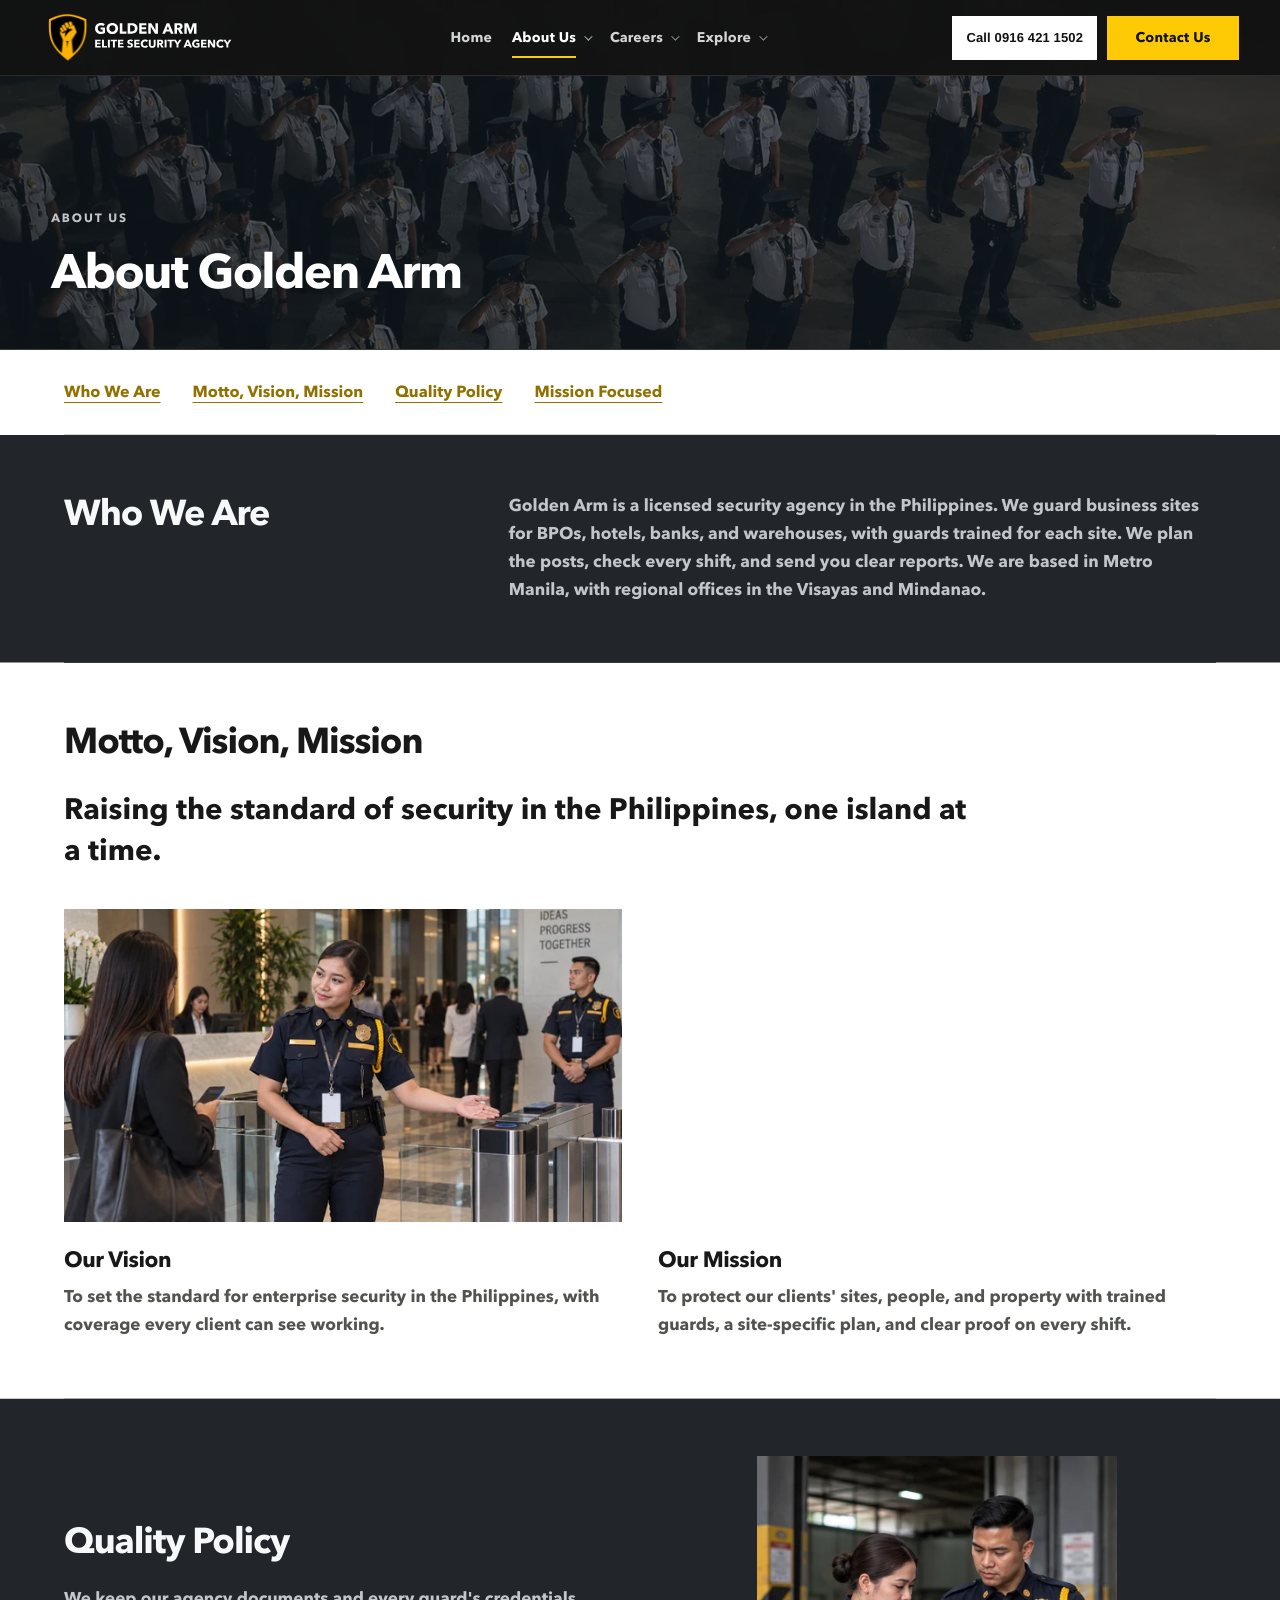
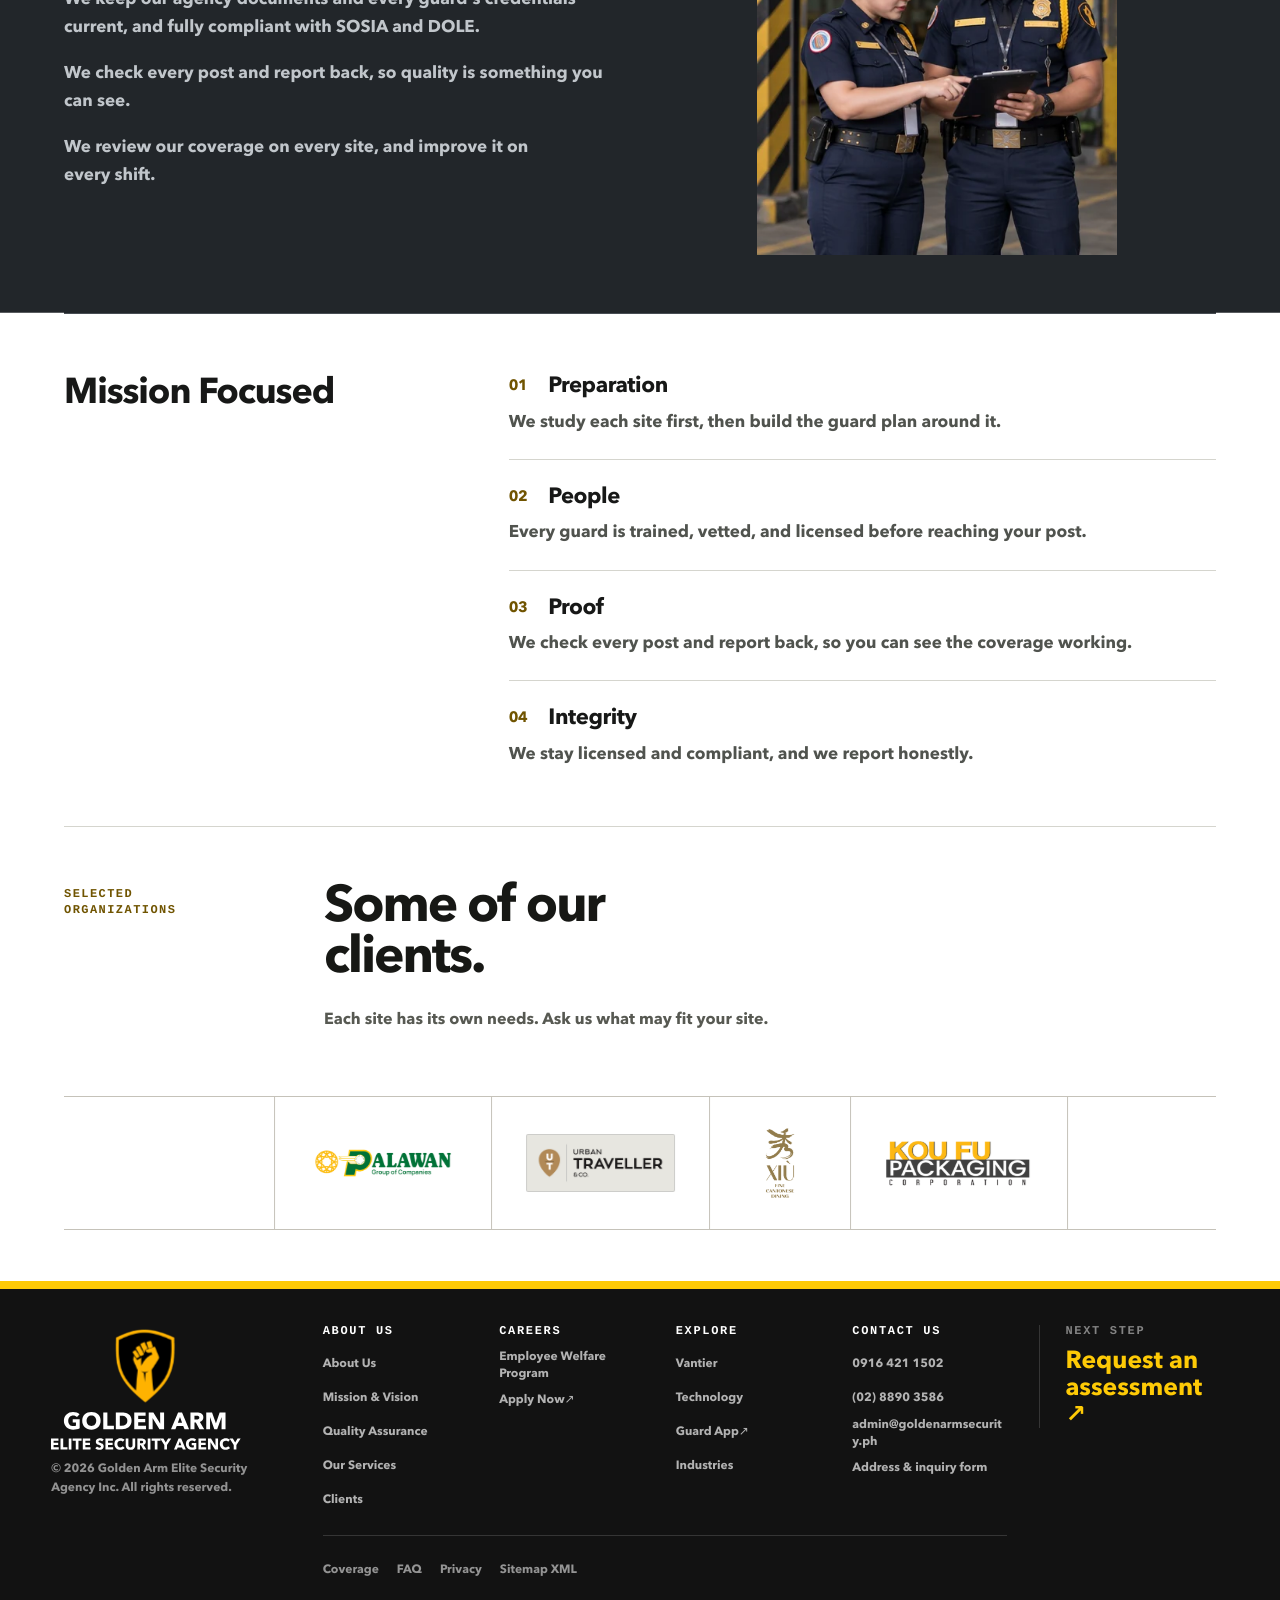
<file: clients/index.html>
<!doctype html>
<html lang="en">
  <head>
    <meta charset="UTF-8" />
    <meta name="viewport" content="width=device-width, initial-scale=1.0" />
    <title>Clients | Golden Arm Security Agency</title>
    <meta name="description" content="See selected organizations from Golden Arm's approved client list." />
    <meta name="robots" content="noindex, follow" />
    <meta http-equiv="refresh" content="0; url=/about/#clients" />
    <meta name="author" content="Golden Arm Elite Security Agency Inc." />
    <meta name="copyright" content="© 2026 Golden Arm Elite Security Agency Inc. All rights reserved." />
    <meta name="theme-color" content="#121212" />
    <meta name="geo.region" content="PH-00" />
    <meta name="geo.placename" content="San Juan City, Metro Manila, Philippines" />
    <link rel="canonical" href="https://golden-arm-security-reveal-phi.vercel.app/about/#clients" />

    <meta property="og:site_name" content="Golden Arm Elite Security Agency" />
    <meta property="og:title" content="Clients | Golden Arm Security Agency" />
    <meta property="og:description" content="See selected organizations from Golden Arm's approved client list." />
    <meta property="og:type" content="website" />
    <meta property="og:url" content="https://golden-arm-security-reveal-phi.vercel.app/about/#clients" />
    <meta property="og:image" content="https://golden-arm-security-reveal-phi.vercel.app/assets/social/og-about.png" />
    <meta property="og:image:secure_url" content="https://golden-arm-security-reveal-phi.vercel.app/assets/social/og-about.png" />
    <meta property="og:image:type" content="image/png" />
    <meta property="og:image:width" content="1200" />
    <meta property="og:image:height" content="630" />
    <meta property="og:image:alt" content="Golden Arm About Us social card: Security planning starts with the site." />
    <meta property="og:locale" content="en_PH" />

    <meta name="twitter:card" content="summary_large_image" />
    <meta name="twitter:title" content="Clients | Golden Arm Security Agency" />
    <meta name="twitter:description" content="See selected organizations from Golden Arm's approved client list." />
    <meta name="twitter:image" content="https://golden-arm-security-reveal-phi.vercel.app/assets/social/og-about.png" />
    <meta name="twitter:image:alt" content="Golden Arm About Us social card: Security planning starts with the site." />

    <link rel="icon" type="image/png" sizes="32x32" href="/assets/favicon-32x32.png" />
    <link rel="icon" type="image/png" sizes="192x192" href="/assets/favicon-192x192.png" />
    <link rel="apple-touch-icon" sizes="180x180" href="/assets/apple-touch-icon.png" />

    <script type="application/ld+json">
{
  "@context": "https://schema.org",
  "@graph": [
    {
      "@type": ["LocalBusiness", "ProfessionalService"],
      "@id": "https://golden-arm-security-reveal-phi.vercel.app/#organization",
      "name": "Golden Arm Elite Security Agency Inc.",
      "legalName": "Golden Arm Elite Security Agency Inc.",
      "url": "https://golden-arm-security-reveal-phi.vercel.app/",
      "image": "https://golden-arm-security-reveal-phi.vercel.app/assets/social/og-about.png",
      "logo": "https://golden-arm-security-reveal-phi.vercel.app/assets/logo.svg",
      "email": "admin@goldenarmsecurity.ph",
      "telephone": ["+63-2-8890-3586", "+63-916-421-1502"],
      "address": {"@type": "PostalAddress", "streetAddress": "131 Richer Point, Oscar Arellano St.", "addressLocality": "San Juan City", "addressRegion": "Metro Manila", "addressCountry": "PH"},
      "areaServed": [{"@type": "AdministrativeArea", "name": "Metro Manila"}, {"@type": "Country", "name": "Philippines"}],
      "priceRange": "Contact for quote",
      "description": "Golden Arm provides security guards, site planning, post checks, and reports for businesses and properties."
    },
    {
      "@type": "WebSite",
      "@id": "https://golden-arm-security-reveal-phi.vercel.app/#website",
      "url": "https://golden-arm-security-reveal-phi.vercel.app/",
      "name": "Golden Arm Elite Security Agency",
      "publisher": {"@id": "https://golden-arm-security-reveal-phi.vercel.app/#organization"},
      "inLanguage": "en-PH"
    },
    {
      "@type": "WebPage",
      "@id": "https://golden-arm-security-reveal-phi.vercel.app/about/#clients-webpage",
      "url": "https://golden-arm-security-reveal-phi.vercel.app/about/#clients",
      "name": "Clients on About | Golden Arm Security Agency",
      "description": "Golden Arm's selected client list is now part of the About page.",
      "isPartOf": {"@id": "https://golden-arm-security-reveal-phi.vercel.app/#website"},
      "about": {"@id": "https://golden-arm-security-reveal-phi.vercel.app/#organization"},
      "primaryImageOfPage": "https://golden-arm-security-reveal-phi.vercel.app/assets/social/og-about.png",
      "inLanguage": "en-PH"
    }
  ]
}
    </script>
    <script type="module" crossorigin src="/assets/main-psAL9A-X.js"></script>
    <link rel="stylesheet" crossorigin href="/assets/main-CfH3XNFK.css">
  <link rel="stylesheet" href="/review-static/shared-footer.css">
<meta name="robots" content="noindex,nofollow,noarchive">
<link rel="stylesheet" href="/review-static/shared-header-call.css">
<link rel="stylesheet" href="/review-static/footer-kv-compact.css">
<link rel="stylesheet" href="/review-static/responsive-polish.css">
</head>
  <body data-page="clients-redirect" class="clients-simple subpage-precision">
    <div id="app">
      <header class="site-header site-header--client-feedback" data-animate="nav">
        <a class="brand" href="/" aria-label="Golden Arm Elite Security Agency home">
          <img src="/assets/logo.svg" alt="Golden Arm Elite Security Agency" width="359" height="100" decoding="async" />
        </a>
        <button class="menu-toggle" type="button" aria-expanded="false" aria-controls="primary-nav"><span>Menu</span><i aria-hidden="true"></i></button>
        <nav id="primary-nav" class="nav-links" aria-label="Main navigation">
          <div class="nav-links__center">
            <a class="nav-direct" href="/">Home</a>
            <details class="nav-group is-current" data-nav-menu="about">
              <summary>About Us</summary>
              <div class="nav-menu" aria-label="About Us pages">
                <a href="/about/">About Us</a>
                                                <a href="/services/">Our Services</a>
                              </div>
            </details>
            <details class="nav-group" data-nav-menu="careers">
              <summary>Careers</summary>
              <div class="nav-menu" aria-label="Careers pages">
                <a href="/careers/">Careers</a>
                                <a href="https://goldenarmelite.vantier.app/apply" target="_blank" rel="noopener noreferrer">Apply Now <span aria-hidden="true">↗</span></a>
              </div>
            </details>
            <details class="nav-group" data-nav-menu="explore">
              <summary>Explore</summary>
              <div class="nav-menu" aria-label="Explore pages">
                                <a href="/technology/">Technology</a>
                
                <a href="/industries/">Industries</a>
              </div>
            </details>
          </div>
          <div class="review-header-actions"><a class="nav-direct review-header-call" href="tel:+639164211502">Call 0916 421 1502</a><a class="nav-direct nav-direct--contact" href="/contact/">Contact Us</a></div>
        </nav>
      </header>

      <main id="top">
        <section class="page-hero page-hero--clients-redirect section-shell" aria-labelledby="page-title">
          <div class="page-hero__copy reveal-up"><p class="section-kicker">Clients</p><h1 id="page-title" class="page-title">Clients are now part of About.</h1><p class="section-lede">We combined the pages so Golden Arm’s story, operating approach, and selected client organizations can be reviewed in one place.</p><a class="button button--gold" href="/about/#clients">View clients on About</a></div>
        </section>
              <aside class="home-prefooter-kv site-closing-banner" aria-label="Golden Arm next step">
          <div class="home-prefooter-kv__media" aria-hidden="true">
            <img src="/assets/ga-drive/operations/hero-lineup-optimized.webp" alt="" width="1448" height="1086" loading="lazy" decoding="async" />
          </div>
          <div class="section-shell home-prefooter-kv__inner">
            <p class="section-kicker">Golden Arm Elite Security Agency</p>
            <p class="home-prefooter-kv__line">Every post. Every shift.</p>
            <a class="home-prefooter-kv__action" href="/contact/">Contact Us <span aria-hidden="true">→</span></a>
          </div>
        </aside>
</main>

      <footer class="site-footer site-footer--client-feedback">
        <div class="site-footer__inner">
          <div class="site-footer__brand">
            <a href="/" aria-label="Golden Arm Elite Security Agency home"><img src="/assets/footer-logo.svg" alt="Golden Arm Elite Security Agency" width="226" height="149" decoding="async" loading="lazy" /></a>
            <p>© <span data-year></span> Golden Arm Elite Security Agency Inc. All rights reserved.</p>
          </div>
          <nav class="site-footer__sitemap" aria-label="Website sitemap">
            <div class="site-footer__links">
              <section class="site-footer__group" aria-labelledby="footer-about-title">
                <h2 id="footer-about-title">About Us</h2>
                <ul>
                  <li><a href="/about/">About Us</a></li>
                  <li><a href="/about/#mission-vision">Mission &amp; Vision</a></li>
                  <li><a href="/about/#quality-assurance">Quality Assurance</a></li>
                  <li><a href="/services/">Our Services</a></li>
                  <li><a href="/about/#clients" aria-current="page">Clients</a></li>
                </ul>
              </section>
              <section class="site-footer__group" aria-labelledby="footer-careers-title">
                <h2 id="footer-careers-title">Careers</h2>
                <ul>
                  <li><a href="/careers/#careers">Employee Welfare Program</a></li>
                  <li><a href="https://goldenarmelite.vantier.app/apply" target="_blank" rel="noopener noreferrer">Apply Now <span aria-hidden="true">↗</span></a></li>
                </ul>
              </section>
              <section class="site-footer__group" aria-labelledby="footer-explore-title">
                <h2 id="footer-explore-title">Explore</h2>
                <ul>
                  <li><a href="/technology/#vantier">Vantier</a></li>
                  <li><a href="/technology/">Technology</a></li>
                  <li><a href="https://goldenarmelite.vantier.app/" target="_blank" rel="noopener noreferrer">Guard App <span aria-hidden="true">↗</span></a></li>
                  <li><a href="/industries/">Industries</a></li>
                </ul>
              </section>
              <section class="site-footer__group" aria-labelledby="footer-contact-title">
                <h2 id="footer-contact-title">Contact Us</h2>
                <ul>
                  <li><a href="tel:+639164211502">0916 421 1502</a></li>
                  <li><a href="tel:+63288903586">(02) 8890 3586</a></li>
                  <li><a href="mailto:admin@goldenarmsecurity.ph">admin@goldenarmsecurity.ph</a></li>
                  <li><a href="/contact/#contact">Address &amp; inquiry form</a></li>
                </ul>
              </section>
            </div>
            <div class="site-footer__direct" aria-label="Utility links">
              <a href="/coverage/">Coverage</a>
              <a href="/faq/">FAQ</a>
              <a href="/privacy/">Privacy</a>
              <a href="/sitemap.xml">Sitemap XML</a>
            </div>
          </nav>
          <div class="site-footer__action">
            <span>Next step</span>
            <a href="/contact/#contact">Request an assessment <i aria-hidden="true">↗</i></a>
          </div>
        </div>
      </footer>
      <nav class="mobile-action-bar" aria-label="Mobile contact actions"><a class="mobile-action-bar__assessment" href="/contact/">Request assessment</a></nav>
    </div>
  </body>
</html>
</file>
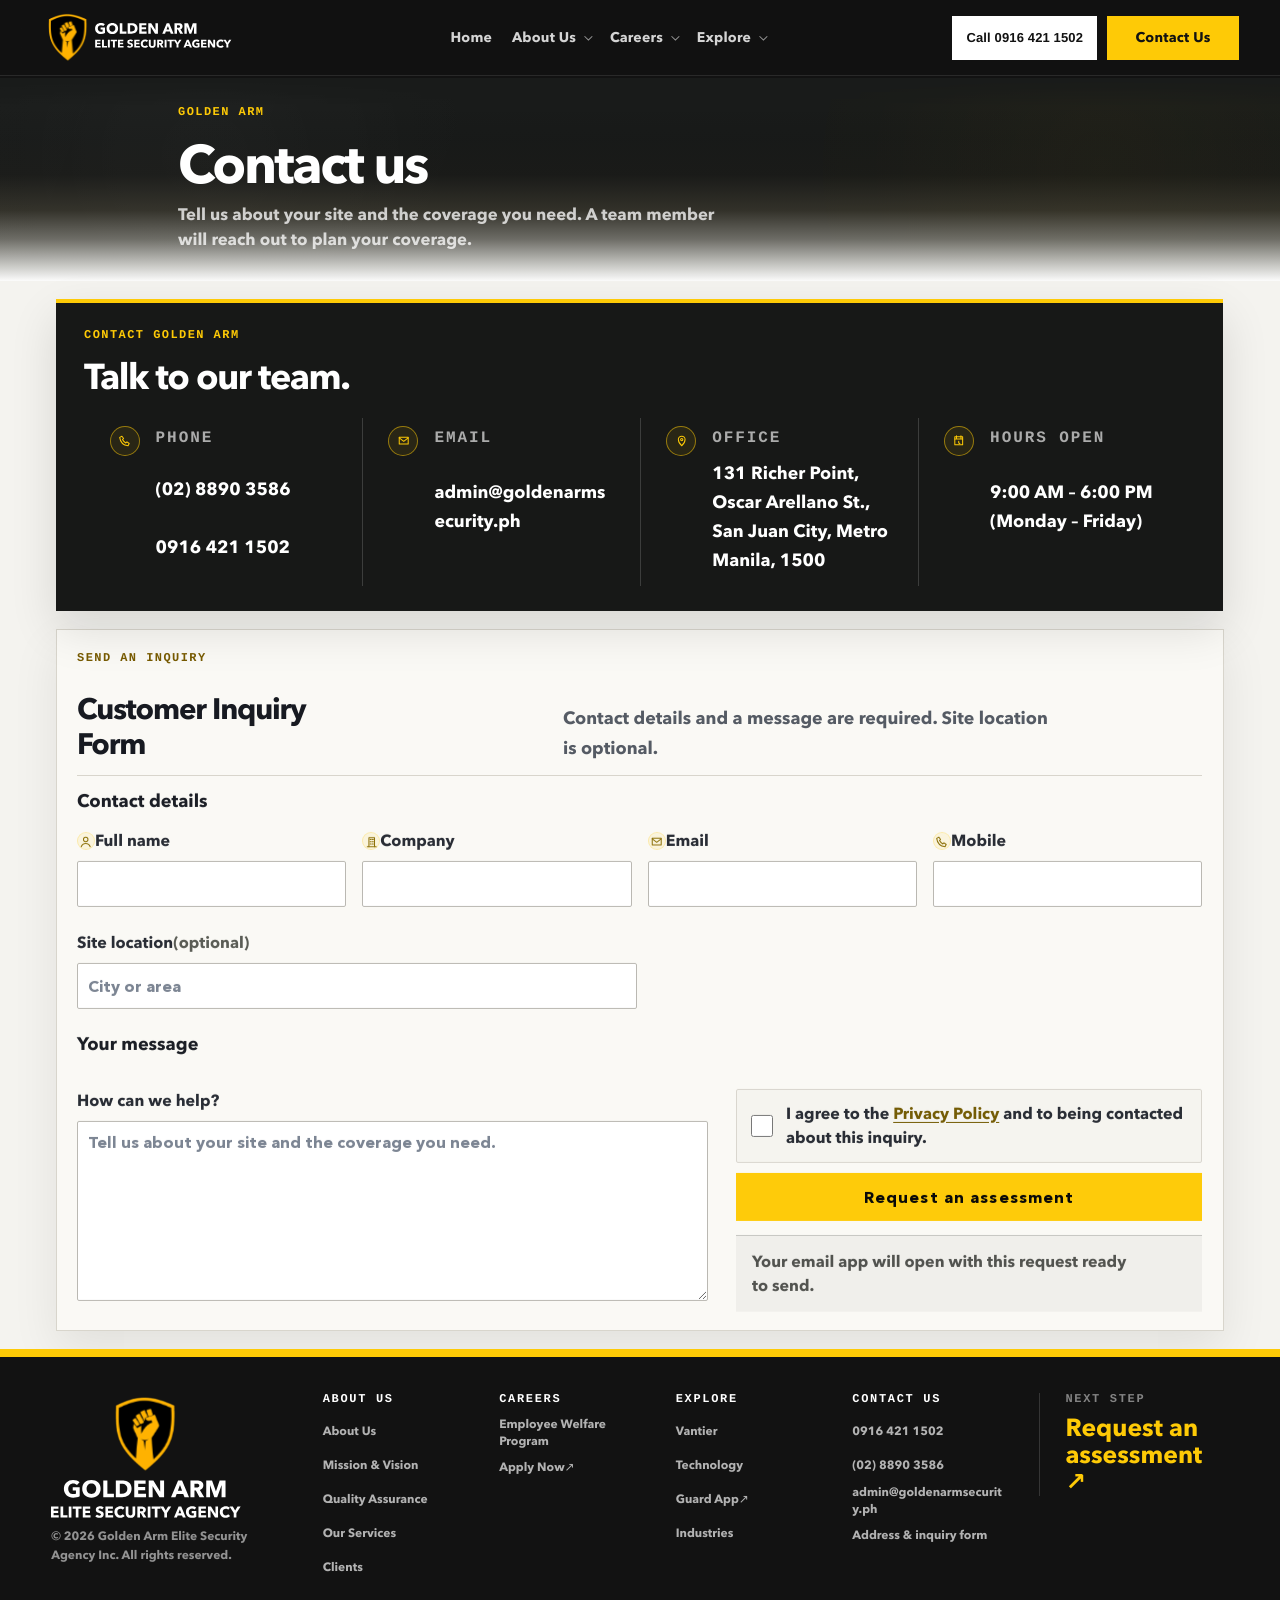
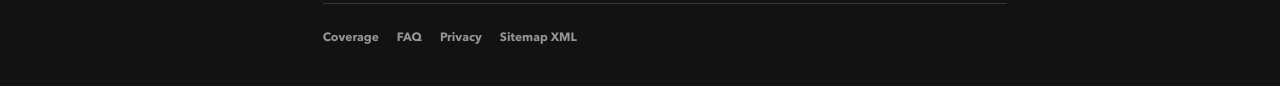
<file: contact/index.html>
<!doctype html>
<html lang="en">
  <head>
    <meta charset="UTF-8" />
    <meta name="viewport" content="width=device-width, initial-scale=1.0" />
    <title>Contact Us | Golden Arm Security</title>
    <meta name="description" content="Contact Golden Arm to plan security coverage for your site. Call (0916) 421 1502 or send us your details and a team member will reach out." />
    <meta name="robots" content="index, follow, max-image-preview:large" />
    <meta name="author" content="Golden Arm Elite Security Agency Inc." />
    <meta name="copyright" content="© 2026 Golden Arm Elite Security Agency Inc. All rights reserved." />
    <meta name="theme-color" content="#121212" />
    <meta name="geo.region" content="PH-00" />
    <meta name="geo.placename" content="San Juan City, Metro Manila, Philippines" />
    <link rel="canonical" href="https://golden-arm-security-reveal-phi.vercel.app/contact/" />

    <meta property="og:site_name" content="Golden Arm Elite Security Agency" />
    <meta property="og:title" content="Contact Us | Golden Arm Security" />
    <meta property="og:description" content="Contact Golden Arm to plan security coverage for your site. Call (0916) 421 1502 or send us your details and a team member will reach out." />
    <meta property="og:type" content="website" />
    <meta property="og:url" content="https://golden-arm-security-reveal-phi.vercel.app/contact/" />
    <meta property="og:image" content="https://golden-arm-security-reveal-phi.vercel.app/review-static/client-copy/social/contact.png" />
    <meta property="og:image:secure_url" content="https://golden-arm-security-reveal-phi.vercel.app/review-static/client-copy/social/contact.png" />
    <meta property="og:image:type" content="image/png" />
    <meta property="og:image:width" content="1200" />
    <meta property="og:image:height" content="630" />
    <meta property="og:image:alt" content="Golden Arm — Contact Us" />
    <meta property="og:locale" content="en_PH" />

    <meta name="twitter:card" content="summary_large_image" />
    <meta name="twitter:title" content="Contact Us | Golden Arm Security" />
    <meta name="twitter:description" content="Contact Golden Arm to plan security coverage for your site. Call (0916) 421 1502 or send us your details and a team member will reach out." />
    <meta name="twitter:image" content="https://golden-arm-security-reveal-phi.vercel.app/review-static/client-copy/social/contact.png" />
    <meta name="twitter:image:alt" content="Golden Arm — Contact Us" />

    <link rel="icon" type="image/png" sizes="32x32" href="/assets/favicon-32x32.png" />
    <link rel="icon" type="image/png" sizes="192x192" href="/assets/favicon-192x192.png" />
    <link rel="apple-touch-icon" sizes="180x180" href="/assets/apple-touch-icon.png" />

    <script type="application/ld+json">
{
  "@context": "https://schema.org",
  "@graph": [
    {
      "@type": [
        "LocalBusiness",
        "ProfessionalService"
      ],
      "@id": "https://golden-arm-security-reveal-phi.vercel.app/#organization",
      "name": "Golden Arm Elite Security Agency Inc.",
      "legalName": "Golden Arm Elite Security Agency Inc.",
      "url": "https://golden-arm-security-reveal-phi.vercel.app/",
      "image": "https://golden-arm-security-reveal-phi.vercel.app/review-static/client-copy/social/contact.png",
      "logo": "https://golden-arm-security-reveal-phi.vercel.app/assets/logo.svg",
      "email": "admin@goldenarmsecurity.ph",
      "telephone": [
        "+63-2-8890-3586",
        "+63-916-421-1502"
      ],
      "address": {
        "@type": "PostalAddress",
        "streetAddress": "131 Richer Point, Oscar Arellano St.",
        "addressLocality": "San Juan City",
        "addressRegion": "Metro Manila",
        "addressCountry": "PH"
      },
      "areaServed": [
        {
          "@type": "AdministrativeArea",
          "name": "Metro Manila"
        },
        {
          "@type": "Country",
          "name": "Philippines"
        }
      ],
      "priceRange": "Contact for quote",
      "description": "Golden Arm plans security guard deployment, project-managed site assessment, compliance documentation, training, supervision, reporting, and applicant recruitment from its Metro Manila base.",
      "knowsAbout": [
        "Security guard services",
        "Security guard deployment",
        "Project-managed security operations",
        "Site risk assessment",
        "Security supervision",
        "Incident reporting",
        "Event security",
        "Industrial security",
        "Commercial security",
        "Residential security",
        "Access control",
        "Patrol operations",
        "Security operations technology",
        "Security personnel recruitment"
      ]
    },
    {
      "@type": "WebSite",
      "@id": "https://golden-arm-security-reveal-phi.vercel.app/#website",
      "url": "https://golden-arm-security-reveal-phi.vercel.app/",
      "name": "Golden Arm Elite Security Agency",
      "publisher": {
        "@id": "https://golden-arm-security-reveal-phi.vercel.app/#organization"
      },
      "inLanguage": "en-PH"
    },
    {
      "@type": "WebPage",
      "@id": "https://golden-arm-security-reveal-phi.vercel.app/contact/#webpage",
      "url": "https://golden-arm-security-reveal-phi.vercel.app/contact/",
      "name": "Contact Us | Golden Arm Security",
      "description": "Contact Golden Arm to plan security coverage for your site. Call (0916) 421 1502 or send us your details and a team member will reach out.",
      "isPartOf": {
        "@id": "https://golden-arm-security-reveal-phi.vercel.app/#website"
      },
      "about": {
        "@id": "https://golden-arm-security-reveal-phi.vercel.app/#organization"
      },
      "primaryImageOfPage": "https://golden-arm-security-reveal-phi.vercel.app/review-static/client-copy/social/contact.png",
      "inLanguage": "en-PH"
    }
  ]
}
</script>
    <script type="module" crossorigin src="/assets/main-psAL9A-X.js"></script>
    <link rel="stylesheet" crossorigin href="/assets/main-CfH3XNFK.css">
  <link rel="stylesheet" href="/review-static/shared-footer.css">
<link rel="stylesheet" href="/review-static/shared-header-call.css">
<link rel="stylesheet" href="/review-static/contact-refinement.css">
<script type="module" src="/review-static/contact-disclosure.js"></script>
    <link rel="stylesheet" href="/review-static/client-copy/base.css" />
    <link rel="stylesheet" href="/review-static/client-copy/contact.css" />
    <script defer src="/review-static/client-copy/contact.js"></script>
<link rel="stylesheet" href="/review-static/responsive-polish.css">
<link rel="stylesheet" href="/review-static/responsive-typography.css">
</head>
  <body data-page="contact" class="contact-refined">
    <div id="app">
      <header class="site-header site-header--client-feedback" data-animate="nav">
        <a class="brand" href="/" aria-label="Golden Arm Elite Security Agency home">
          <img src="/assets/logo.svg" alt="Golden Arm Elite Security Agency" width="359" height="100" decoding="async" />
        </a>
        <button class="menu-toggle" type="button" aria-expanded="false" aria-controls="primary-nav"><span>Menu</span><i aria-hidden="true"></i></button>
        <nav id="primary-nav" class="nav-links" aria-label="Main navigation">
          <div class="nav-links__center">
            <a class="nav-direct" href="/">Home</a>
            <details class="nav-group" data-nav-menu="about">
              <summary>About Us</summary>
              <div class="nav-menu" aria-label="About Us pages">
                <a href="/about/">About Us</a>
                                                <a href="/services/">Our Services</a>
                              </div>
            </details>
            <details class="nav-group" data-nav-menu="careers">
              <summary>Careers</summary>
              <div class="nav-menu" aria-label="Careers pages">
                <a href="/careers/">Careers</a>
                                <a href="https://goldenarmelite.vantier.app/apply" target="_blank" rel="noopener noreferrer">Apply Now <span aria-hidden="true">↗</span></a>
              </div>
            </details>
            <details class="nav-group" data-nav-menu="explore">
              <summary>Explore</summary>
              <div class="nav-menu" aria-label="Explore pages">
                                <a href="/technology/">Technology</a>
                
                <a href="/industries/">Industries</a>
              </div>
            </details>
          </div>
          <div class="review-header-actions"><a class="nav-direct review-header-call" href="tel:+639164211502">Call 0916 421 1502</a><a class="nav-direct nav-direct--contact" href="/contact/" aria-current="page">Contact Us</a></div>
        </nav>
      </header>

      <main id="top" class="contact-compact-main">
  <section class="page-hero page-hero--contact page-hero--contact-compact page-hero--editorial section-shell" aria-labelledby="page-title">
    <div class="page-hero__copy reveal-up"><p class="section-kicker">Golden Arm</p><h1 id="page-title" class="page-title">Contact us</h1><p class="page-hero__intro">Tell us about your site and the coverage you need. A team member will reach out to plan your coverage.</p></div>
  </section>
<section id="contact" class="contact-page contact-page--compact section-shell" aria-labelledby="contact-title">
    <div class="contact-directory reveal-up"><p class="section-kicker">Contact Golden Arm</p><h2 id="contact-title" class="section-title">Talk to our team.</h2><div class="contact-directory__grid"><article><span class="ga-icon" data-icon="phone" aria-hidden="true"></span><h3>Phone</h3><a href="tel:+63288903586">(02) 8890 3586</a><a href="tel:+639164211502">0916 421 1502</a></article><article><span class="ga-icon" data-icon="mail" aria-hidden="true"></span><h3>Email</h3><a href="mailto:admin@goldenarmsecurity.ph">admin@goldenarmsecurity.ph</a></article><article><span class="ga-icon" data-icon="map-pin" aria-hidden="true"></span><h3>Office</h3><p>131 Richer Point, Oscar Arellano St., San Juan City, Metro Manila, 1500</p></article><article><span class="ga-icon" data-icon="calendar-clock" aria-hidden="true"></span><h3>Hours open</h3><p>9:00 AM – 6:00 PM (Monday – Friday)</p></article></div></div>
    <div id="customer-inquiry" class="customer-inquiry" aria-labelledby="customer-inquiry-title">
      <div class="customer-inquiry__heading reveal-up"><p class="section-kicker">Send an inquiry</p><h2 id="customer-inquiry-title" class="section-title">Customer Inquiry Form</h2><p class="section-lede">Contact details and a message are required. Site location is optional.</p></div>
      <form class="cc-contact-form contact-form--guided contact-form--compact reveal-up" method="dialog" data-handoff="mailto" data-cc-draft aria-describedby="form-handoff-note form-status">
        <noscript><p class="privacy-note form-wide">JavaScript is needed to prepare the email draft. Use the direct email or phone links instead.</p></noscript>
        <fieldset class="form-section form-section--contact"><legend><span class="form-section__title">Contact details</span></legend><label><span class="field__label"><span class="ga-icon" data-icon="user" aria-hidden="true"></span>Full name</span><input name="fullName" autocomplete="name" required /></label><label><span class="field__label"><span class="ga-icon" data-icon="building" aria-hidden="true"></span>Company</span><input name="company" autocomplete="organization" required /></label><label><span class="field__label"><span class="ga-icon" data-icon="mail" aria-hidden="true"></span>Email</span><input type="email" name="email" autocomplete="email" required /></label><label><span class="field__label"><span class="ga-icon" data-icon="phone" aria-hidden="true"></span>Mobile</span><input type="tel" name="mobile" autocomplete="tel" required /></label></fieldset>
        <label class="cc-contact-location"><span class="field__label">Site location <span class="cc-field-optional">(optional)</span></span><input name="location" placeholder="City or area" autocomplete="address-level2" /></label>
<fieldset class="form-section form-section--message"><legend><span class="form-section__title">Your message</span></legend><label class="form-wide form-message-field"><span class="field__label">How can we help?</span><textarea name="message" rows="3" placeholder="Tell us about your site and the coverage you need." required></textarea></label><div class="form-submit-panel form-wide"><label class="form-consent"><input type="checkbox" name="privacyConsent" required /> <span>I agree to the <a href="/privacy/#inquiries">Privacy Policy</a> and to being contacted about this inquiry.</span></label><button class="button button--gold" type="submit" data-js-handoff disabled aria-disabled="true">Request an assessment</button><p id="form-handoff-note" class="form-handoff-note">Your email app will open with this request ready to send.</p><p id="form-status" class="form-status" role="status" aria-live="polite"></p></div></fieldset>
      </form>
    </div>
  </section>
</main>

      <footer class="site-footer site-footer--client-feedback">
        <div class="site-footer__inner">
          <div class="site-footer__brand">
            <a href="/" aria-label="Golden Arm Elite Security Agency home"><img src="/assets/footer-logo.svg" alt="Golden Arm Elite Security Agency" width="226" height="149" decoding="async" loading="lazy" /></a>
            <p>© <span data-year></span> Golden Arm Elite Security Agency Inc. All rights reserved.</p>
          </div>
          <nav class="site-footer__sitemap" aria-label="Website sitemap">
            <div class="site-footer__links">
              <section class="site-footer__group" aria-labelledby="footer-about-title">
                <h2 id="footer-about-title">About Us</h2>
                <ul>
                  <li><a href="/about/">About Us</a></li>
                  <li><a href="/about/#mission-vision">Mission &amp; Vision</a></li>
                  <li><a href="/about/#quality-assurance">Quality Assurance</a></li>
                  <li><a href="/services/">Our Services</a></li>
                  <li><a href="/about/#clients">Clients</a></li>
                </ul>
              </section>
              <section class="site-footer__group" aria-labelledby="footer-careers-title">
                <h2 id="footer-careers-title">Careers</h2>
                <ul>
                  <li><a href="/careers/#careers">Employee Welfare Program</a></li>
                  <li><a href="https://goldenarmelite.vantier.app/apply" target="_blank" rel="noopener noreferrer">Apply Now <span aria-hidden="true">↗</span></a></li>
                </ul>
              </section>
              <section class="site-footer__group" aria-labelledby="footer-explore-title">
                <h2 id="footer-explore-title">Explore</h2>
                <ul>
                  <li><a href="/technology/#vantier">Vantier</a></li>
                  <li><a href="/technology/">Technology</a></li>
                  <li><a href="https://goldenarmelite.vantier.app/" target="_blank" rel="noopener noreferrer">Guard App <span aria-hidden="true">↗</span></a></li>
                  <li><a href="/industries/">Industries</a></li>
                </ul>
              </section>
              <section class="site-footer__group" aria-labelledby="footer-contact-title">
                <h2 id="footer-contact-title">Contact Us</h2>
                <ul>
                  <li><a href="tel:+639164211502">0916 421 1502</a></li>
                  <li><a href="tel:+63288903586">(02) 8890 3586</a></li>
                  <li><a href="mailto:admin@goldenarmsecurity.ph">admin@goldenarmsecurity.ph</a></li>
                  <li><a href="/contact/#contact" aria-current="page">Address &amp; inquiry form</a></li>
                </ul>
              </section>
            </div>
            <div class="site-footer__direct" aria-label="Utility links">
              <a href="/coverage/">Coverage</a>
              <a href="/faq/">FAQ</a>
              <a href="/privacy/">Privacy</a>
              <a href="/sitemap.xml">Sitemap XML</a>
            </div>
          </nav>
          <div class="site-footer__action">
            <span>Next step</span>
            <a href="/contact/#contact">Request an assessment <i aria-hidden="true">↗</i></a>
          </div>
        </div>
      </footer>
      <nav class="mobile-action-bar" aria-label="Mobile contact actions">
        <a class="mobile-action-bar__assessment" href="#customer-inquiry">Request assessment</a>
      </nav>
    </div>
  </body>
</html>
</file>
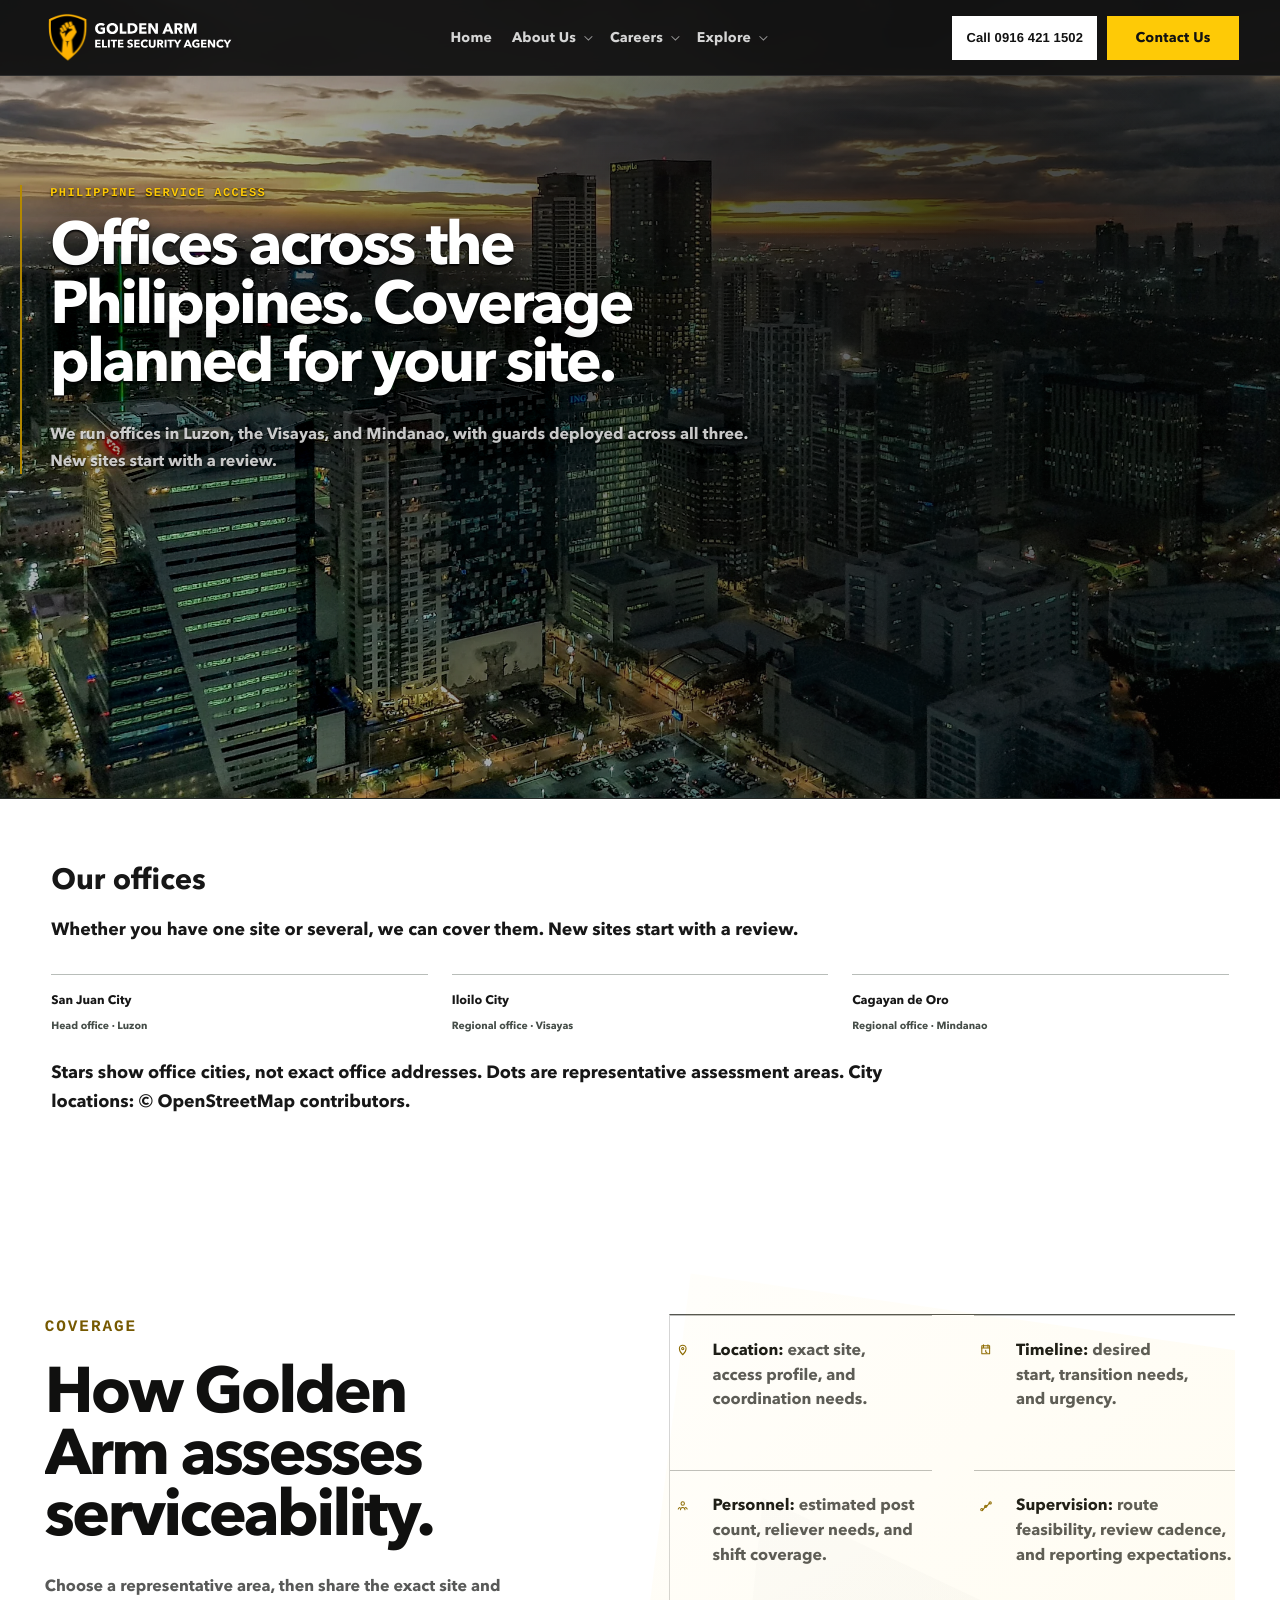
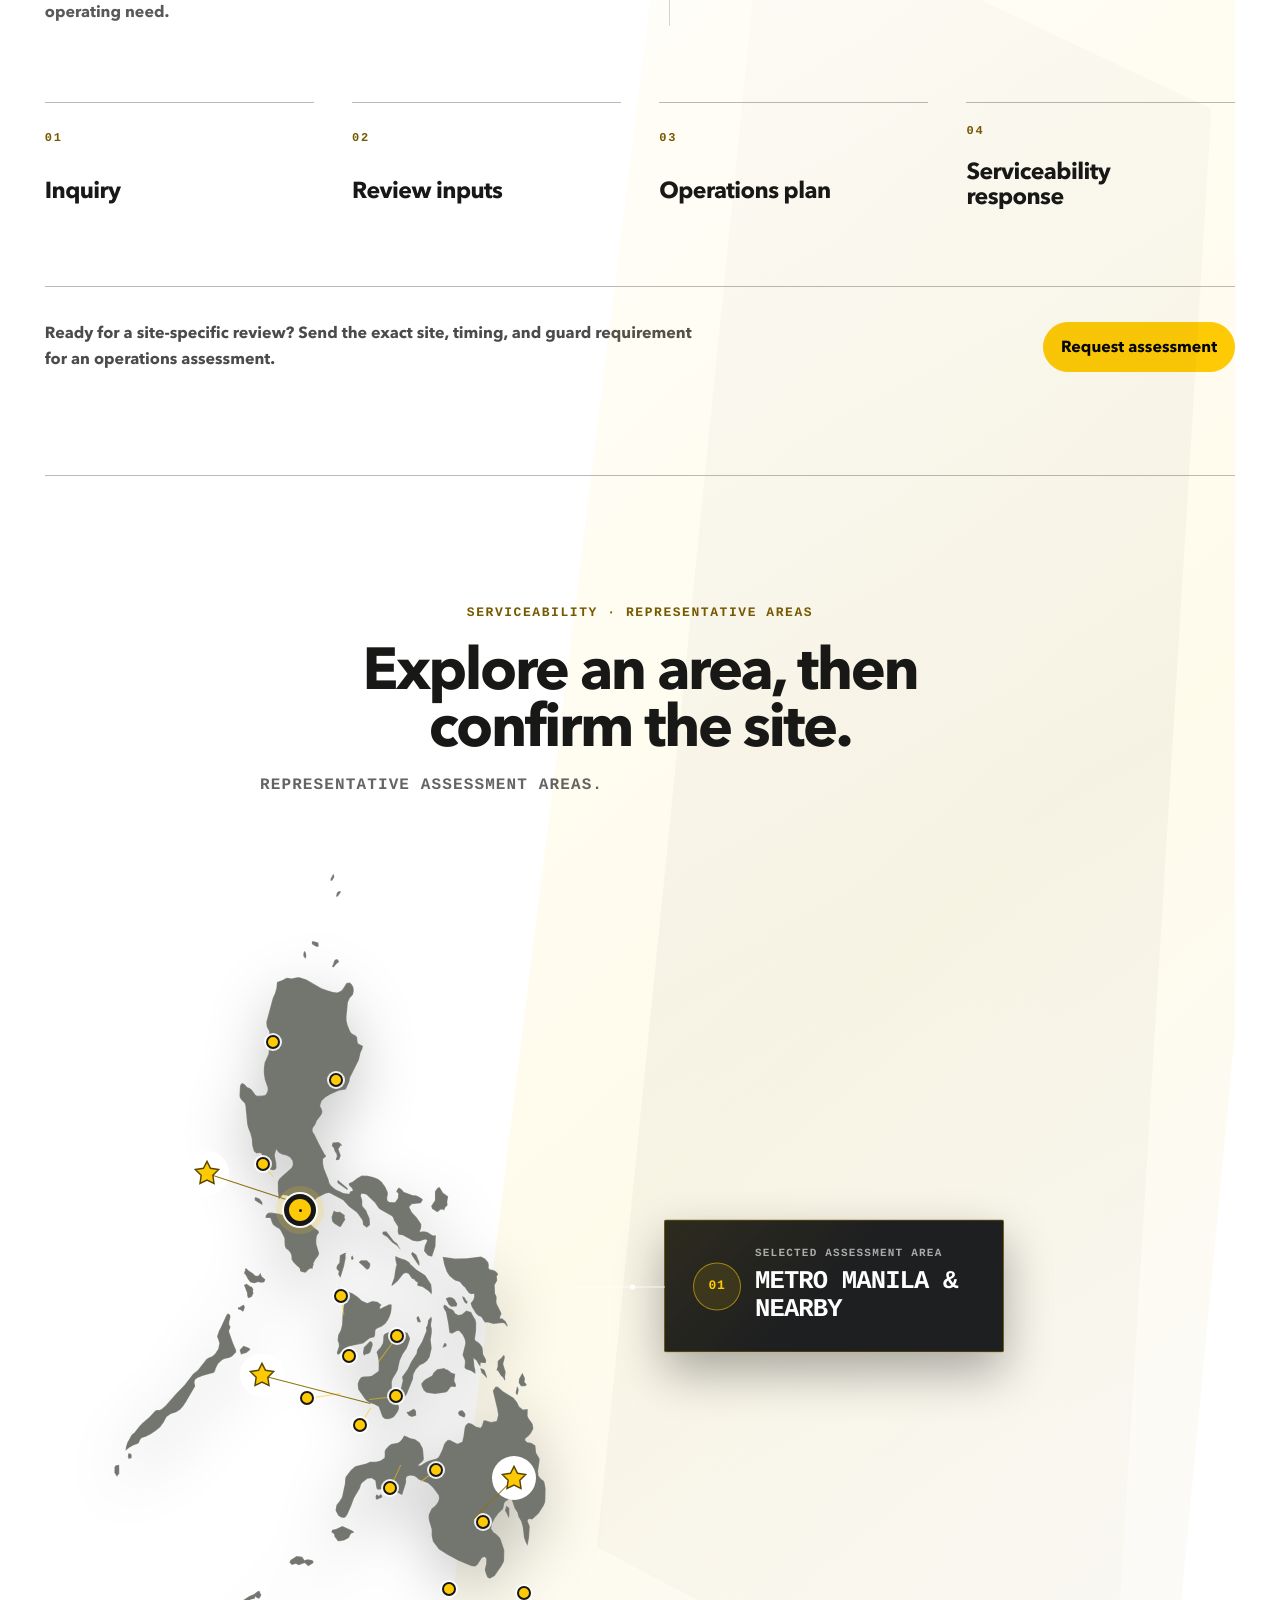
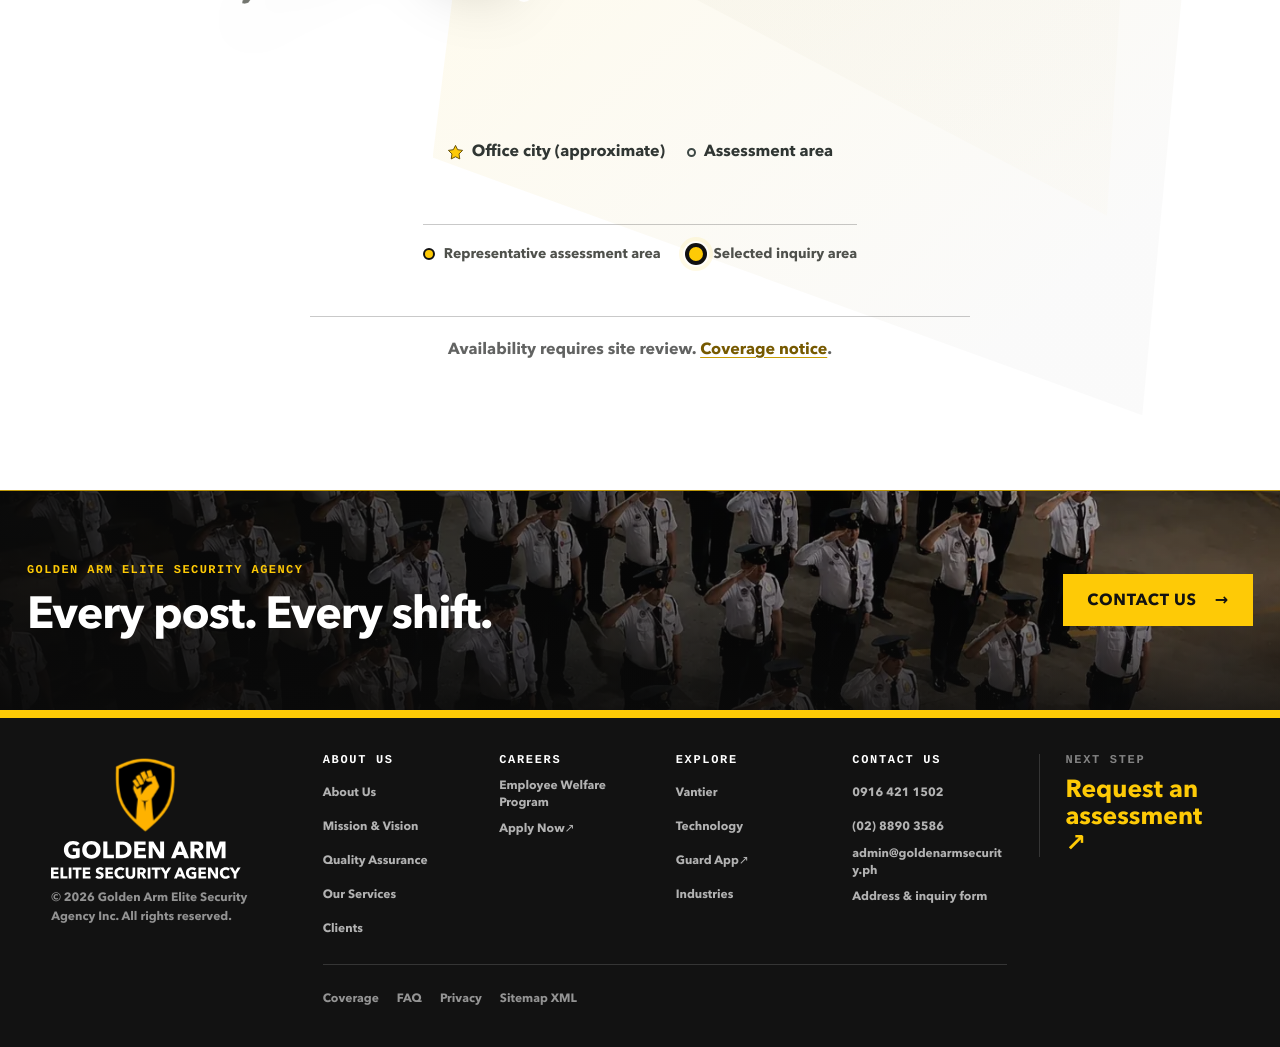
<file: coverage/index.html>
<!doctype html>
<html lang="en">
  <head>
    <meta charset="UTF-8" />
    <meta name="viewport" content="width=device-width, initial-scale=1.0" />
    <title>Coverage and Offices | Golden Arm Security</title>
    <meta name="description" content="Golden Arm operates from San Juan City, Iloilo City, and Cagayan de Oro. Explore assessment areas and request a site-specific security plan." />
    <meta name="robots" content="index, follow, max-image-preview:large" />
    <meta name="author" content="Golden Arm Elite Security Agency Inc." />
    <meta name="copyright" content="© 2026 Golden Arm Elite Security Agency Inc. All rights reserved." />
    <meta name="theme-color" content="#121212" />
    <meta name="geo.region" content="PH-00" />
    <meta name="geo.placename" content="San Juan City, Metro Manila, Philippines" />
    <link rel="canonical" href="https://golden-arm-security-reveal-phi.vercel.app/coverage/" />

    <meta property="og:site_name" content="Golden Arm Elite Security Agency" />
    <meta property="og:title" content="Coverage and Offices | Golden Arm Security" />
    <meta property="og:description" content="Golden Arm operates from San Juan City, Iloilo City, and Cagayan de Oro. Explore assessment areas and request a site-specific security plan." />
    <meta property="og:type" content="website" />
    <meta property="og:url" content="https://golden-arm-security-reveal-phi.vercel.app/coverage/" />
    <meta property="og:image" content="https://golden-arm-security-reveal-phi.vercel.app/review-static/client-copy/social/coverage.png" />
    <meta property="og:image:secure_url" content="https://golden-arm-security-reveal-phi.vercel.app/review-static/client-copy/social/coverage.png" />
    <meta property="og:image:type" content="image/png" />
    <meta property="og:image:width" content="1200" />
    <meta property="og:image:height" content="630" />
    <meta property="og:image:alt" content="Golden Arm — Coverage and Offices" />
    <meta property="og:locale" content="en_PH" />

    <meta name="twitter:card" content="summary_large_image" />
    <meta name="twitter:title" content="Coverage and Offices | Golden Arm Security" />
    <meta name="twitter:description" content="Golden Arm operates from San Juan City, Iloilo City, and Cagayan de Oro. Explore assessment areas and request a site-specific security plan." />
    <meta name="twitter:image" content="https://golden-arm-security-reveal-phi.vercel.app/review-static/client-copy/social/coverage.png" />
    <meta name="twitter:image:alt" content="Golden Arm — Coverage and Offices" />

    <link rel="icon" type="image/png" sizes="32x32" href="/assets/favicon-32x32.png" />
    <link rel="icon" type="image/png" sizes="192x192" href="/assets/favicon-192x192.png" />
    <link rel="apple-touch-icon" sizes="180x180" href="/assets/apple-touch-icon.png" />

    <script type="application/ld+json">
{
  "@context": "https://schema.org",
  "@graph": [
    {
      "@type": [
        "LocalBusiness",
        "ProfessionalService"
      ],
      "@id": "https://golden-arm-security-reveal-phi.vercel.app/#organization",
      "name": "Golden Arm Elite Security Agency Inc.",
      "legalName": "Golden Arm Elite Security Agency Inc.",
      "url": "https://golden-arm-security-reveal-phi.vercel.app/",
      "image": "https://golden-arm-security-reveal-phi.vercel.app/review-static/client-copy/social/coverage.png",
      "logo": "https://golden-arm-security-reveal-phi.vercel.app/assets/logo.svg",
      "email": "admin@goldenarmsecurity.ph",
      "telephone": [
        "+63-2-8890-3586",
        "+63-916-421-1502"
      ],
      "address": {
        "@type": "PostalAddress",
        "streetAddress": "131 Richer Point, Oscar Arellano St.",
        "addressLocality": "San Juan City",
        "addressRegion": "Metro Manila",
        "addressCountry": "PH"
      },
      "areaServed": [
        {
          "@type": "AdministrativeArea",
          "name": "Metro Manila"
        },
        {
          "@type": "Country",
          "name": "Philippines"
        }
      ],
      "priceRange": "Contact for quote",
      "description": "Golden Arm plans security guard deployment, project-managed site assessment, compliance documentation, training, supervision, reporting, and applicant recruitment from its Metro Manila base.",
      "knowsAbout": [
        "Security guard services",
        "Security guard deployment",
        "Project-managed security operations",
        "Site risk assessment",
        "Security supervision",
        "Incident reporting",
        "Event security",
        "Industrial security",
        "Commercial security",
        "Residential security",
        "Access control",
        "Patrol operations",
        "Security operations technology",
        "Security personnel recruitment"
      ]
    },
    {
      "@type": "WebSite",
      "@id": "https://golden-arm-security-reveal-phi.vercel.app/#website",
      "url": "https://golden-arm-security-reveal-phi.vercel.app/",
      "name": "Golden Arm Elite Security Agency",
      "publisher": {
        "@id": "https://golden-arm-security-reveal-phi.vercel.app/#organization"
      },
      "inLanguage": "en-PH"
    },
    {
      "@type": "WebPage",
      "@id": "https://golden-arm-security-reveal-phi.vercel.app/coverage/#webpage",
      "url": "https://golden-arm-security-reveal-phi.vercel.app/coverage/",
      "name": "Coverage and Offices | Golden Arm Security",
      "description": "Golden Arm operates from San Juan City, Iloilo City, and Cagayan de Oro. Explore assessment areas and request a site-specific security plan.",
      "isPartOf": {
        "@id": "https://golden-arm-security-reveal-phi.vercel.app/#website"
      },
      "about": {
        "@id": "https://golden-arm-security-reveal-phi.vercel.app/#organization"
      },
      "primaryImageOfPage": "https://golden-arm-security-reveal-phi.vercel.app/review-static/client-copy/social/coverage.png",
      "inLanguage": "en-PH"
    }
  ]
}
</script>
    <script type="module" crossorigin src="/assets/coverage-Bhyr8mqB.js"></script>
    <link rel="modulepreload" crossorigin href="/assets/main-psAL9A-X.js">
    <link rel="stylesheet" crossorigin href="/assets/main-CfH3XNFK.css">
    <link rel="stylesheet" crossorigin href="/assets/coverage-DV83HykU.css">
  <link rel="stylesheet" href="/review-static/shared-footer.css">
<link rel="stylesheet" href="/review-static/shared-header-call.css">
<link rel="stylesheet" href="/review-static/footer-kv-compact.css">
<link rel="stylesheet" href="/review-static/client-copy/base.css">
<link rel="stylesheet" href="/review-static/client-copy/office-map.css">
<script type="module" src="/review-static/client-copy/office-map.mjs"></script>
<link rel="stylesheet" href="/review-static/responsive-polish.css">
<link rel="stylesheet" href="/review-static/responsive-typography.css">
</head>
  <body data-page="coverage" class="coverage-final">
    <div id="app">
      <header class="site-header site-header--client-feedback" data-animate="nav">
        <a class="brand" href="/" aria-label="Golden Arm Elite Security Agency home">
          <img src="/assets/logo.svg" alt="Golden Arm Elite Security Agency" width="359" height="100" decoding="async" />
        </a>
        <button class="menu-toggle" type="button" aria-expanded="false" aria-controls="primary-nav"><span>Menu</span><i aria-hidden="true"></i></button>
        <nav id="primary-nav" class="nav-links" aria-label="Main navigation">
          <div class="nav-links__center">
            <a class="nav-direct" href="/">Home</a>
            <details class="nav-group" data-nav-menu="about">
              <summary>About Us</summary>
              <div class="nav-menu" aria-label="About Us pages">
                <a href="/about/">About Us</a>
                                                <a href="/services/">Our Services</a>
                              </div>
            </details>
            <details class="nav-group" data-nav-menu="careers">
              <summary>Careers</summary>
              <div class="nav-menu" aria-label="Careers pages">
                <a href="/careers/">Careers</a>
                                <a href="https://goldenarmelite.vantier.app/apply" target="_blank" rel="noopener noreferrer">Apply Now <span aria-hidden="true">↗</span></a>
              </div>
            </details>
            <details class="nav-group" data-nav-menu="explore">
              <summary>Explore</summary>
              <div class="nav-menu" aria-label="Explore pages">
                                <a href="/technology/">Technology</a>
                
                <a href="/industries/">Industries</a>
              </div>
            </details>
          </div>
          <div class="review-header-actions"><a class="nav-direct review-header-call" href="tel:+639164211502">Call 0916 421 1502</a><a class="nav-direct nav-direct--contact" href="/contact/">Contact Us</a></div>
        </nav>
      </header>

      <main id="top">
  <section class="page-hero page-hero--coverage coverage-banner section-shell" aria-labelledby="page-title">
    <div class="coverage-banner__media" aria-hidden="true">
      <img src="/assets/coverage/metro-manila-bgc-makati-sunset.webp" alt="" width="2400" height="1372" fetchpriority="high" decoding="async" />
    </div>
    <div class="page-hero__copy coverage-banner__copy" data-coverage-reveal="hero-copy">
      <p class="section-kicker">Philippine service access</p>
      <h1 class="page-title" id="page-title">Offices across the Philippines. Coverage planned for your site.</h1>
      <p class="section-lede">We run offices in Luzon, the Visayas, and Mindanao, with guards deployed across all three. New sites start with a review.</p>
    </div>
    <ul class="coverage-region-index" aria-label="Coverage review regions" data-coverage-reveal="hero-signals"><li>Luzon</li><li>Visayas</li><li>Mindanao</li><li>Exact site review</li></ul>
  </section>
<section class="cc-coverage-offices" aria-labelledby="office-cities-title"><div class="cc-shell">
<h2 id="office-cities-title">Our offices</h2><p class="cc-lead">Whether you have one site or several, we can cover them. New sites start with a review.</p>
<ul class="cc-office-list"><li><strong>San Juan City</strong><span>Head office · Luzon</span></li><li><strong>Iloilo City</strong><span>Regional office · Visayas</span></li><li><strong>Cagayan de Oro</strong><span>Regional office · Mindanao</span></li></ul>
<p class="cc-note">Stars show office cities, not exact office addresses. Dots are representative assessment areas. City locations: <a href="https://www.openstreetmap.org/copyright" target="_blank" rel="noopener noreferrer">© OpenStreetMap contributors</a>.</p>
</div></section>
<section id="coverage" class="coverage coverage-review coverage-review--map-led coverage-final-section coverage-open-flow section-shell" aria-labelledby="coverage-title" data-ga-signal-field="coverage-map" data-ga-signal-travel="18">
    <div class="coverage__copy coverage-review__copy coverage-qualification">
      <div class="coverage-review__intro coverage-qualification__lead" data-coverage-reveal="intro">
        <p class="section-kicker">Coverage</p>
        <h2 id="coverage-title" class="section-title">How Golden Arm assesses serviceability.</h2>
        <p>Choose a representative area, then share the exact site and operating need.</p>
      </div>
      <ul class="serviceability-checklist coverage-qualification__factors">
        <li data-coverage-reveal="factor" style="--coverage-order: 0"><span class="ga-icon" data-icon="map-pin" aria-hidden="true"></span><span><strong>Location:</strong> exact site, access profile, and coordination needs.</span></li>
        <li data-coverage-reveal="factor" style="--coverage-order: 1"><span class="ga-icon" data-icon="calendar-clock" aria-hidden="true"></span><span><strong>Timeline:</strong> desired start, transition needs, and urgency.</span></li>
        <li data-coverage-reveal="factor" style="--coverage-order: 2"><span class="ga-icon" data-icon="users" aria-hidden="true"></span><span><strong>Personnel:</strong> estimated post count, reliever needs, and shift coverage.</span></li>
        <li data-coverage-reveal="factor" style="--coverage-order: 3"><span class="ga-icon" data-icon="route" aria-hidden="true"></span><span><strong>Supervision:</strong> route feasibility, review cadence, and reporting expectations.</span></li>
      </ul>
      <ol class="coverage-flow" data-coverage-reveal="flow"><li style="--coverage-order: 0"><b>01</b><span>Inquiry</span></li><li style="--coverage-order: 1"><b>02</b><span>Review inputs</span></li><li style="--coverage-order: 2"><b>03</b><span>Operations plan</span></li><li style="--coverage-order: 3"><b>04</b><span>Serviceability response</span></li></ol>
      <div class="coverage-assessment-action" data-coverage-reveal="action">
        <p><strong>Ready for a site-specific review?</strong> Send the exact site, timing, and guard requirement for an operations assessment.</p>
        <a class="button button--gold" href="/contact/">Request assessment</a>
      </div>
    </div>
    <section class="coverage__visual service-access-map-panel" data-coverage-reveal="map" aria-labelledby="service-access-map-title" aria-describedby="service-access-map-boundary service-access-map-note">
      <header class="service-access-map-panel__header">
        <div><p class="section-kicker">Serviceability · representative areas</p><h2 id="service-access-map-title">Explore an area, then confirm the site.</h2></div>
        <p id="service-access-map-boundary" class="service-access-map-panel__boundary">Representative assessment areas.</p>
      </header>
      <div class="service-access-map__frame" data-coverage-map-frame>
        <div id="service-access-map" class="service-access-map" aria-busy="true">
          <div class="service-access-map__fallback">
            <ol class="service-access-map__fallback-areas" aria-label="Representative service-assessment areas">
              <li>Metro Manila &amp; nearby</li><li>Romblon</li><li>Aklan</li><li>Capiz</li><li>Antique</li><li>Iloilo</li><li>Guimaras</li><li>Negros Oriental</li><li>Siquijor</li><li>Northern Luzon</li><li>Isabela</li><li>Pampanga</li><li>Cagayan de Oro</li><li>Mindanao</li><li>Davao</li>
            </ol>
          </div>
        </div>
      </div>
      <div class="service-access-map__legend" aria-label="Map legend"><span><i class="service-access-map__legend-area" aria-hidden="true"></i>Representative assessment area</span><span><i class="service-access-map__legend-active" aria-hidden="true"></i>Selected inquiry area</span></div>
      <p id="service-access-map-note" class="service-access-map-panel__note coverage-qualification__restriction">Availability requires site review. <a href="/privacy/#coverage">Coverage notice</a>.</p>
    </section>
  </section>
        <aside class="home-prefooter-kv site-closing-banner" aria-label="Golden Arm next step">
          <div class="home-prefooter-kv__media" aria-hidden="true">
            <img src="/assets/ga-drive/operations/hero-lineup-optimized.webp" alt="" width="1448" height="1086" loading="lazy" decoding="async" />
          </div>
          <div class="section-shell home-prefooter-kv__inner">
            <p class="section-kicker">Golden Arm Elite Security Agency</p>
            <p class="home-prefooter-kv__line">Every post. Every shift.</p>
            <a class="home-prefooter-kv__action" href="/contact/">Contact Us <span aria-hidden="true">→</span></a>
          </div>
        </aside>
</main>

      <footer class="site-footer site-footer--client-feedback">
        <div class="site-footer__inner">
          <div class="site-footer__brand">
            <a href="/" aria-label="Golden Arm Elite Security Agency home"><img src="/assets/footer-logo.svg" alt="Golden Arm Elite Security Agency" width="226" height="149" decoding="async" loading="lazy" /></a>
            <p>© <span data-year></span> Golden Arm Elite Security Agency Inc. All rights reserved.</p>
          </div>
          <nav class="site-footer__sitemap" aria-label="Website sitemap">
            <div class="site-footer__links">
              <section class="site-footer__group" aria-labelledby="footer-about-title">
                <h2 id="footer-about-title">About Us</h2>
                <ul>
                  <li><a href="/about/">About Us</a></li>
                  <li><a href="/about/#mission-vision">Mission &amp; Vision</a></li>
                  <li><a href="/about/#quality-assurance">Quality Assurance</a></li>
                  <li><a href="/services/">Our Services</a></li>
                  <li><a href="/about/#clients">Clients</a></li>
                </ul>
              </section>
              <section class="site-footer__group" aria-labelledby="footer-careers-title">
                <h2 id="footer-careers-title">Careers</h2>
                <ul>
                  <li><a href="/careers/#careers">Employee Welfare Program</a></li>
                  <li><a href="https://goldenarmelite.vantier.app/apply" target="_blank" rel="noopener noreferrer">Apply Now <span aria-hidden="true">↗</span></a></li>
                </ul>
              </section>
              <section class="site-footer__group" aria-labelledby="footer-explore-title">
                <h2 id="footer-explore-title">Explore</h2>
                <ul>
                  <li><a href="/technology/#vantier">Vantier</a></li>
                  <li><a href="/technology/">Technology</a></li>
                  <li><a href="https://goldenarmelite.vantier.app/" target="_blank" rel="noopener noreferrer">Guard App <span aria-hidden="true">↗</span></a></li>
                  <li><a href="/industries/">Industries</a></li>
                </ul>
              </section>
              <section class="site-footer__group" aria-labelledby="footer-contact-title">
                <h2 id="footer-contact-title">Contact Us</h2>
                <ul>
                  <li><a href="tel:+639164211502">0916 421 1502</a></li>
                  <li><a href="tel:+63288903586">(02) 8890 3586</a></li>
                  <li><a href="mailto:admin@goldenarmsecurity.ph">admin@goldenarmsecurity.ph</a></li>
                  <li><a href="/contact/#contact">Address &amp; inquiry form</a></li>
                </ul>
              </section>
            </div>
            <div class="site-footer__direct" aria-label="Utility links">
              <a href="/coverage/" aria-current="page">Coverage</a>
              <a href="/faq/">FAQ</a>
              <a href="/privacy/">Privacy</a>
              <a href="/sitemap.xml">Sitemap XML</a>
            </div>
          </nav>
          <div class="site-footer__action">
            <span>Next step</span>
            <a href="/contact/#contact">Request an assessment <i aria-hidden="true">↗</i></a>
          </div>
        </div>
      </footer>
      <nav class="mobile-action-bar" aria-label="Mobile contact actions">
        <a class="mobile-action-bar__assessment" href="/contact/">Request assessment</a>
      </nav>
    </div>
  </body>
</html>
</file>
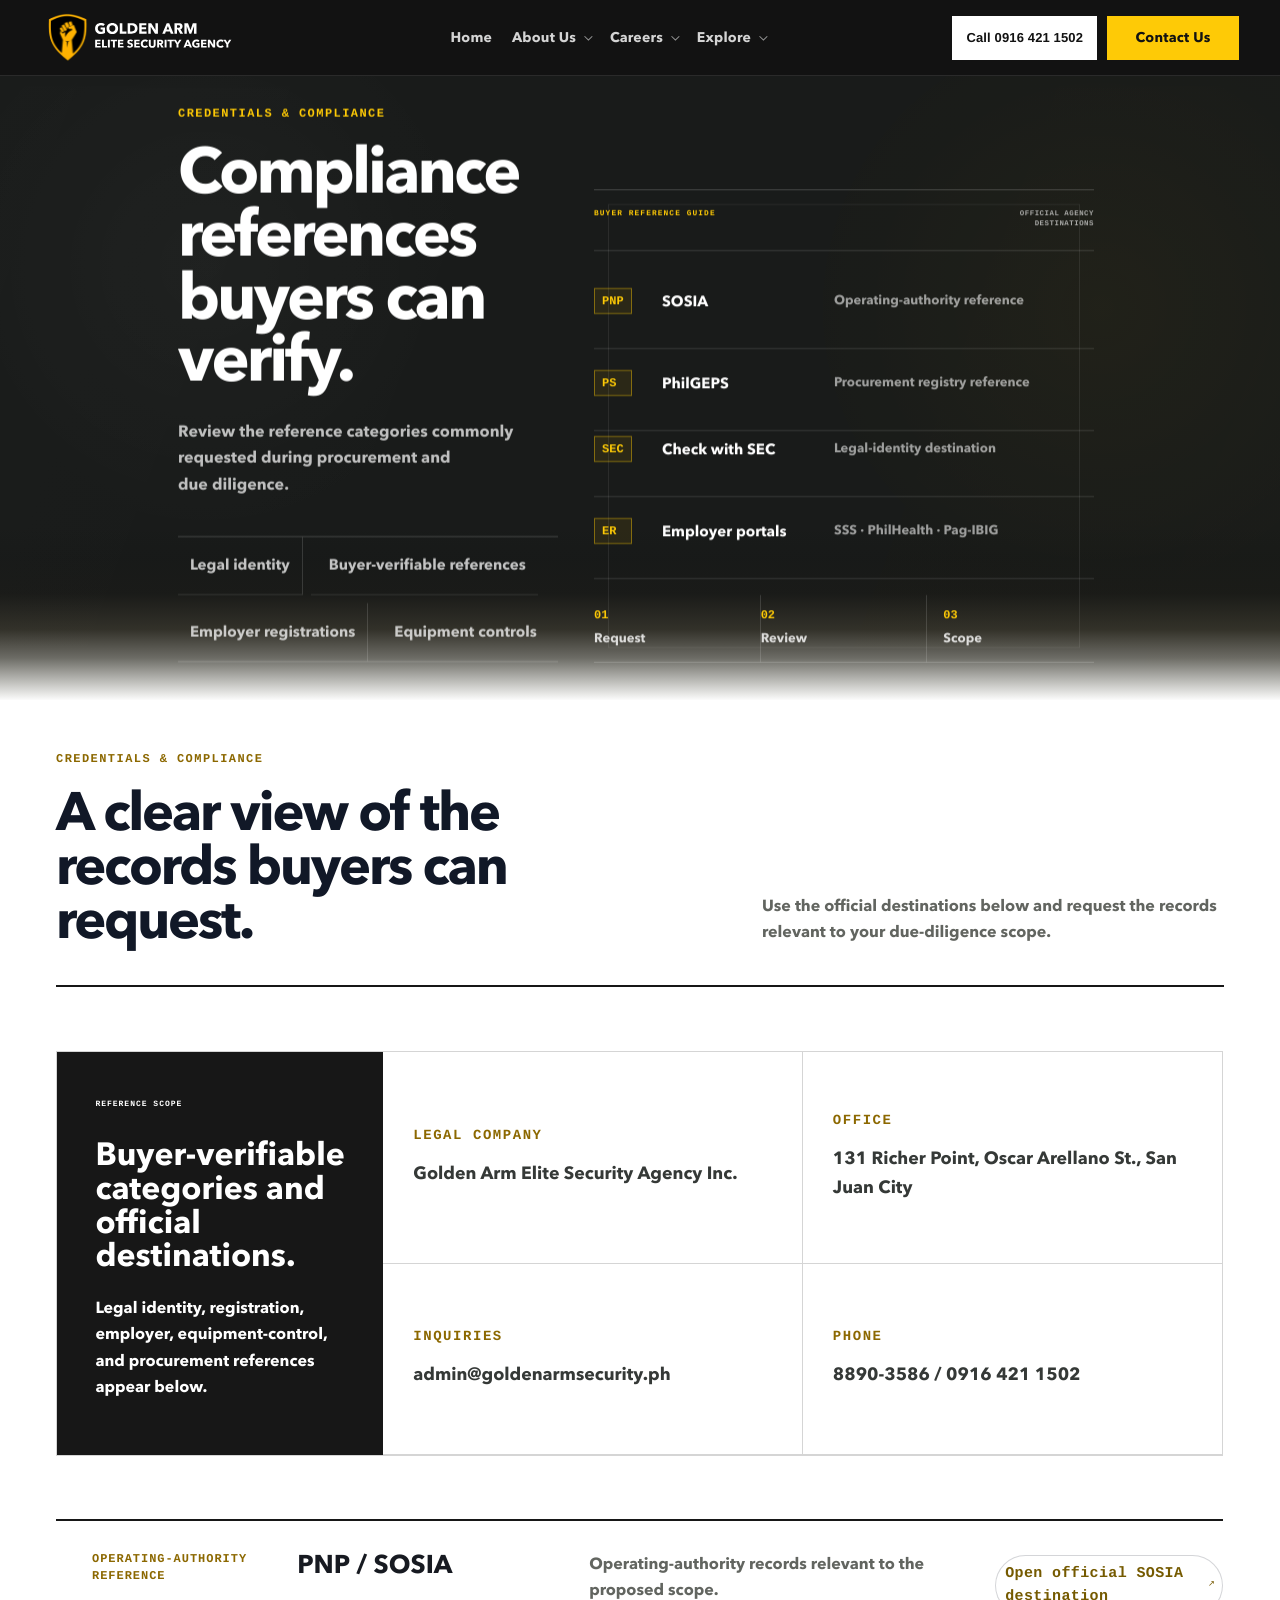
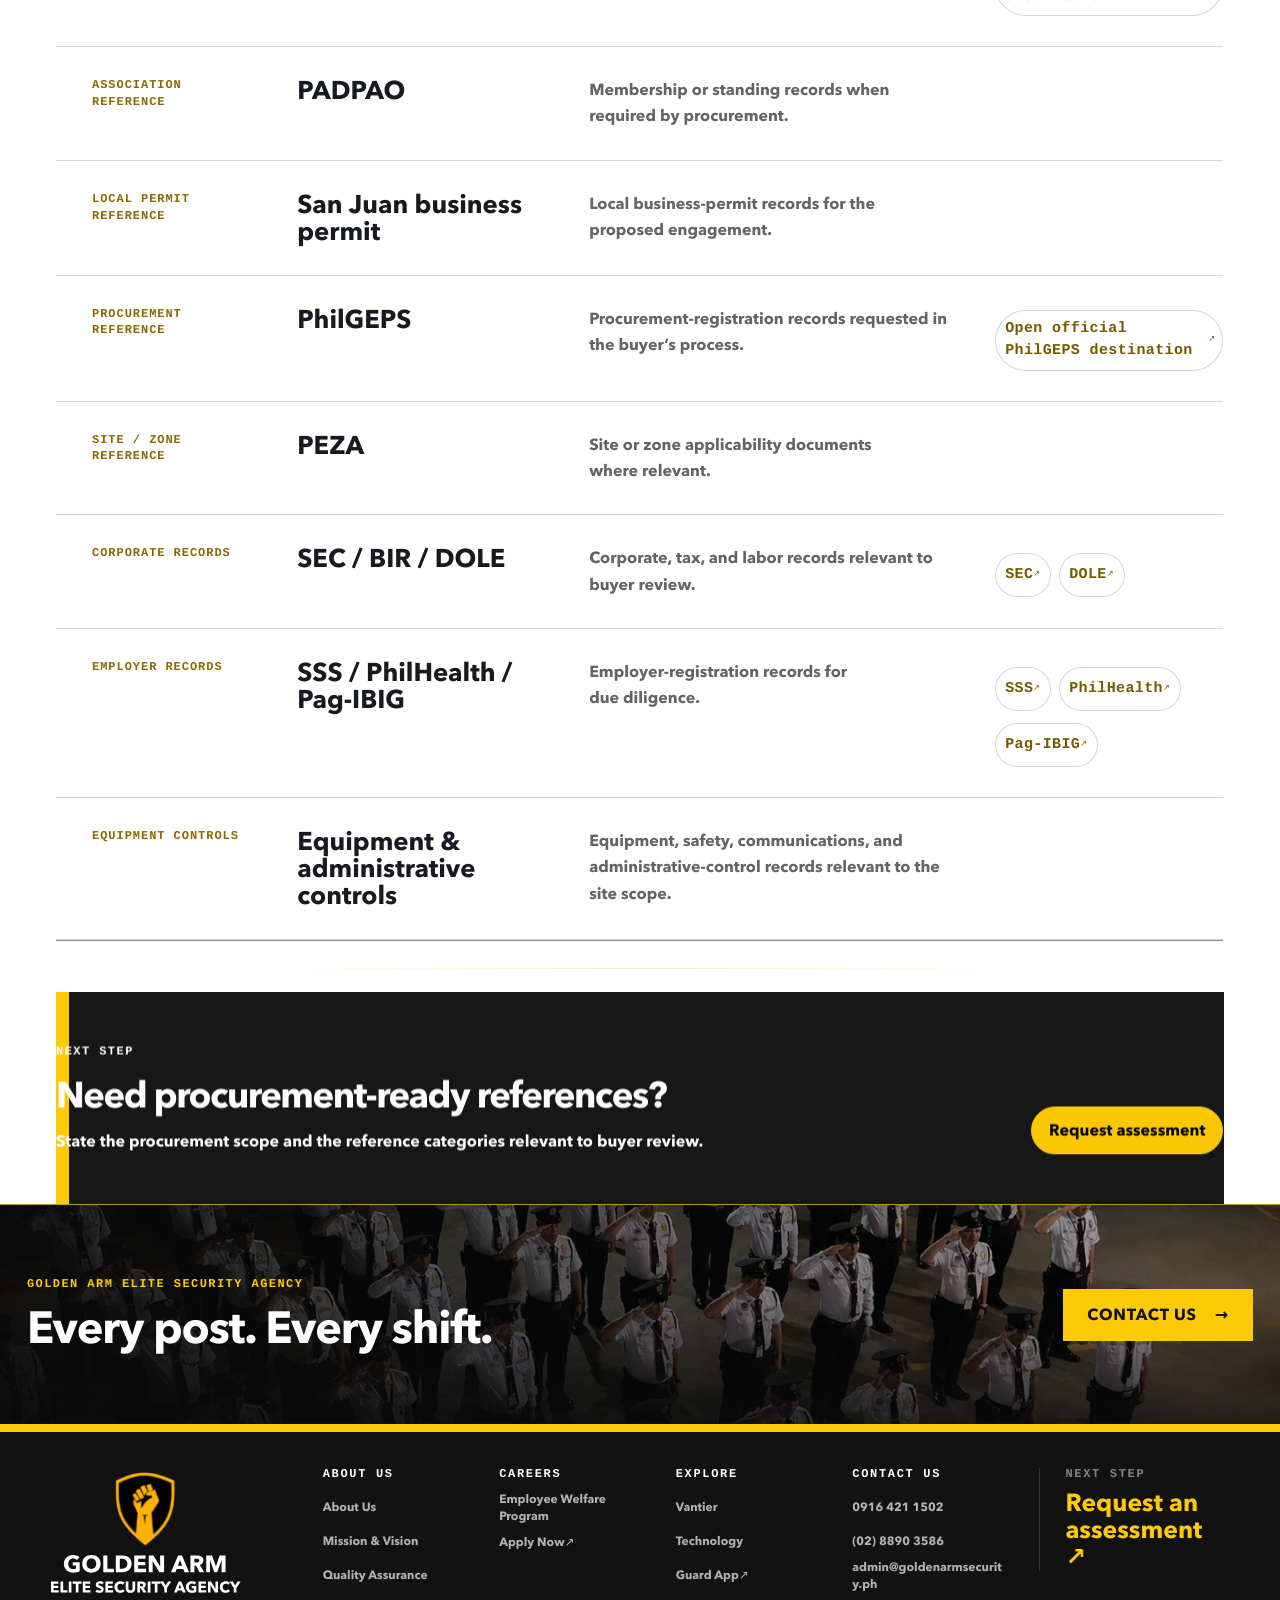
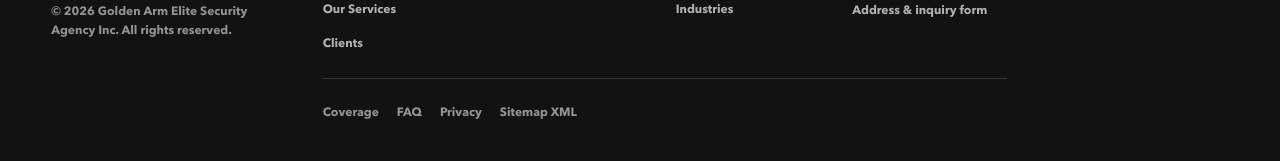
<file: credentials/index.html>
<!doctype html>
<html lang="en">
  <head>
    <meta charset="UTF-8" />
    <meta name="viewport" content="width=device-width, initial-scale=1.0" />
    <title>Credentials &amp; Compliance | Golden Arm Security</title>
    <meta name="description" content="Review Golden Arm compliance references, legal identity, procurement documents, personnel registrations, equipment categories, and buyer due diligence." />
    <meta name="robots" content="index, follow, max-image-preview:large" />
    <meta name="author" content="Golden Arm Elite Security Agency Inc." />
    <meta name="copyright" content="© 2026 Golden Arm Elite Security Agency Inc. All rights reserved." />
    <meta name="theme-color" content="#121212" />
    <meta name="geo.region" content="PH-00" />
    <meta name="geo.placename" content="San Juan City, Metro Manila, Philippines" />
    <link rel="canonical" href="https://golden-arm-security-reveal-phi.vercel.app/credentials/" />

    <meta property="og:site_name" content="Golden Arm Elite Security Agency" />
    <meta property="og:title" content="Credentials &amp; Compliance | Golden Arm Security" />
    <meta property="og:description" content="Review Golden Arm compliance references, legal identity, procurement documents, personnel registrations, equipment categories, and buyer due diligence." />
    <meta property="og:type" content="website" />
    <meta property="og:url" content="https://golden-arm-security-reveal-phi.vercel.app/credentials/" />
    <meta property="og:image" content="https://golden-arm-security-reveal-phi.vercel.app/assets/social/og-credentials.png" />
    <meta property="og:image:secure_url" content="https://golden-arm-security-reveal-phi.vercel.app/assets/social/og-credentials.png" />
    <meta property="og:image:type" content="image/png" />
    <meta property="og:image:width" content="1200" />
    <meta property="og:image:height" content="630" />
    <meta property="og:image:alt" content="Golden Arm Credentials social card: Verify the evidence before deployment." />
    <meta property="og:locale" content="en_PH" />

    <meta name="twitter:card" content="summary_large_image" />
    <meta name="twitter:title" content="Credentials &amp; Compliance | Golden Arm Security" />
    <meta name="twitter:description" content="Review Golden Arm compliance references, legal identity, procurement documents, personnel registrations, equipment categories, and buyer due diligence." />
    <meta name="twitter:image" content="https://golden-arm-security-reveal-phi.vercel.app/assets/social/og-credentials.png" />
    <meta name="twitter:image:alt" content="Golden Arm Credentials social card: Verify the evidence before deployment." />

    <link rel="icon" type="image/png" sizes="32x32" href="/assets/favicon-32x32.png" />
    <link rel="icon" type="image/png" sizes="192x192" href="/assets/favicon-192x192.png" />
    <link rel="apple-touch-icon" sizes="180x180" href="/assets/apple-touch-icon.png" />

    <script type="application/ld+json">
{
      "@context": "https://schema.org",
      "@graph": [
            {
                  "@type": [
                        "LocalBusiness",
                        "ProfessionalService"
                  ],
                  "@id": "https://golden-arm-security-reveal-phi.vercel.app/#organization",
                  "name": "Golden Arm Elite Security Agency Inc.",
                  "legalName": "Golden Arm Elite Security Agency Inc.",
                  "url": "https://golden-arm-security-reveal-phi.vercel.app/",
                  "image": "https://golden-arm-security-reveal-phi.vercel.app/assets/social/og-credentials.png",
                  "logo": "https://golden-arm-security-reveal-phi.vercel.app/assets/logo.svg",
                  "email": "admin@goldenarmsecurity.ph",
                  "telephone": [
                        "+63-2-8890-3586",
                        "+63-916-421-1502"
                  ],
                  "address": {
                        "@type": "PostalAddress",
                        "streetAddress": "131 Richer Point, Oscar Arellano St.",
                        "addressLocality": "San Juan City",
                        "addressRegion": "Metro Manila",
                        "addressCountry": "PH"
                  },
                  "areaServed": [
                        {
                              "@type": "AdministrativeArea",
                              "name": "Metro Manila"
                        },
                        {
                              "@type": "Country",
                              "name": "Philippines"
                        }
                  ],
                  "priceRange": "Contact for quote",
                  "description": "Golden Arm plans security guard deployment, project-managed site assessment, compliance documentation, training, supervision, reporting, and applicant recruitment from its Metro Manila base.",
                  "knowsAbout": [
                        "Security guard services",
                        "Security guard deployment",
                        "Project-managed security operations",
                        "Site risk assessment",
                        "Security supervision",
                        "Incident reporting",
                        "Event security",
                        "Industrial security",
                        "Commercial security",
                        "Residential security",
                        "Access control",
                        "Patrol operations",
                        "Security operations technology",
                        "Security personnel recruitment"
                  ]
            },
            {
                  "@type": "WebSite",
                  "@id": "https://golden-arm-security-reveal-phi.vercel.app/#website",
                  "url": "https://golden-arm-security-reveal-phi.vercel.app/",
                  "name": "Golden Arm Elite Security Agency",
                  "publisher": {
                        "@id": "https://golden-arm-security-reveal-phi.vercel.app/#organization"
                  },
                  "inLanguage": "en-PH"
            },
            {
                  "@type": "WebPage",
                  "@id": "https://golden-arm-security-reveal-phi.vercel.app/credentials/#webpage",
                  "url": "https://golden-arm-security-reveal-phi.vercel.app/credentials/",
                  "name": "Credentials & Compliance | Golden Arm Security",
                  "description": "Review Golden Arm compliance references, legal identity, procurement documents, personnel registrations, equipment categories, and buyer due diligence.",
                  "isPartOf": {
                        "@id": "https://golden-arm-security-reveal-phi.vercel.app/#website"
                  },
                  "about": {
                        "@id": "https://golden-arm-security-reveal-phi.vercel.app/#organization"
                  },
                  "primaryImageOfPage": "https://golden-arm-security-reveal-phi.vercel.app/assets/social/og-credentials.png",
                  "inLanguage": "en-PH"
            }
      ]
}
    </script>
    <script type="module" crossorigin src="/assets/main-psAL9A-X.js"></script>
    <link rel="stylesheet" crossorigin href="/assets/main-CfH3XNFK.css">
  <link rel="stylesheet" href="/review-static/shared-footer.css">
<link rel="stylesheet" href="/review-static/shared-header-call.css">
<link rel="stylesheet" href="/review-static/footer-kv-compact.css">
<link rel="stylesheet" href="/review-static/responsive-polish.css">
<link rel="stylesheet" href="/review-static/responsive-typography.css">
</head>
  <body data-page="credentials">
    <div id="app">
      <header class="site-header site-header--client-feedback" data-animate="nav">
        <a class="brand" href="/" aria-label="Golden Arm Elite Security Agency home">
          <img src="/assets/logo.svg" alt="Golden Arm Elite Security Agency" width="359" height="100" decoding="async" />
        </a>
        <button class="menu-toggle" type="button" aria-expanded="false" aria-controls="primary-nav"><span>Menu</span><i aria-hidden="true"></i></button>
        <nav id="primary-nav" class="nav-links" aria-label="Main navigation">
          <div class="nav-links__center">
            <a class="nav-direct" href="/">Home</a>
            <details class="nav-group" data-nav-menu="about">
              <summary>About Us</summary>
              <div class="nav-menu" aria-label="About Us pages">
                <a href="/about/">About Us</a>
                                                <a href="/services/">Our Services</a>
                              </div>
            </details>
            <details class="nav-group" data-nav-menu="careers">
              <summary>Careers</summary>
              <div class="nav-menu" aria-label="Careers pages">
                <a href="/careers/">Careers</a>
                                <a href="https://goldenarmelite.vantier.app/apply" target="_blank" rel="noopener noreferrer">Apply Now <span aria-hidden="true">↗</span></a>
              </div>
            </details>
            <details class="nav-group" data-nav-menu="explore">
              <summary>Explore</summary>
              <div class="nav-menu" aria-label="Explore pages">
                                <a href="/technology/">Technology</a>
                
                <a href="/industries/">Industries</a>
              </div>
            </details>
          </div>
          <div class="review-header-actions"><a class="nav-direct review-header-call" href="tel:+639164211502">Call 0916 421 1502</a><a class="nav-direct nav-direct--contact" href="/contact/">Contact Us</a></div>
        </nav>
      </header>

      <main id="top">
  <section class="page-hero page-hero--credentials page-hero--editorial section-shell" aria-labelledby="page-title">
    <div class="page-hero__copy reveal-up"><p class="section-kicker">Credentials &amp; compliance</p><h1 id="page-title" class="page-title">Compliance references buyers can verify.</h1><p class="section-lede">Review the reference categories commonly requested during procurement and due diligence.</p><ul class="hero-chip-list credentials-hero-chips" aria-label="Credential review categories"><li>Legal identity</li><li>Buyer-verifiable references</li><li>Employer registrations</li><li>Equipment controls</li></ul></div>
    <aside class="page-hero__card page-hero__card--credentials graphic-hero-card reveal-up" aria-label="Buyer reference categories and official agency destinations." data-graphic-id="GA-PROG-CREDENTIALS">
      <div class="credential-packet">
        <div class="graphic-frame__header"><span>Buyer reference guide</span><b>Official agency destinations</b></div>
        <div class="credential-packet__stack credential-reference-marks" aria-hidden="true"><article><span>PNP</span><b>SOSIA</b><small>Operating-authority reference</small></article><article><span>PS</span><b>PhilGEPS</b><small>Procurement registry reference</small></article><article><span>SEC</span><b>Check with SEC</b><small>Legal-identity destination</small></article><article><span>ER</span><b>Employer portals</b><small>SSS · PhilHealth · Pag-IBIG</small></article></div>
        <ol class="graphic-step-list graphic-step-list--three"><li><b>01</b><span>Request</span></li><li><b>02</b><span>Review</span></li><li><b>03</b><span>Scope</span></li></ol>
      </div>
    </aside>
  </section>
<section id="credentials" class="credentials section-shell" aria-labelledby="credentials-title">
    <div class="section-heading section-heading--split"><div><p class="section-kicker reveal-up">Credentials &amp; compliance</p><h2 id="credentials-title" class="section-title reveal-up">A clear view of the records buyers can request.</h2></div><p class="section-lede reveal-up">Use the official destinations below and request the records relevant to your due-diligence scope.</p></div>
    <div class="credential-verification-panel reveal-up"><div class="credential-assurance-card"><span>Reference scope</span><h3>Buyer-verifiable categories and official destinations.</h3><p>Legal identity, registration, employer, equipment-control, and procurement references appear below.</p></div><dl class="credential-fact-grid"><div><dt>Legal company</dt><dd>Golden Arm Elite Security Agency Inc.</dd></div><div><dt>Office</dt><dd>131 Richer Point, Oscar Arellano St., San Juan City</dd></div><div><dt>Inquiries</dt><dd><a href="mailto:admin@goldenarmsecurity.ph">admin@goldenarmsecurity.ph</a></dd></div><div><dt>Phone</dt><dd><a href="tel:+63288903586">8890-3586</a> / <a href="tel:+639164211502">0916 421 1502</a></dd></div></dl></div>
    <div class="compliance-grid compliance-grid--ledger reveal-up" aria-label="Compliance and registration reference categories">
      <article class="compliance-card compliance-card--regulator"><div class="compliance-card__topline"><span class="ga-icon" data-icon="shield-check" aria-hidden="true"></span><span class="credential-card-mark" aria-hidden="true">PNP</span><b>Operating-authority reference</b></div><h3>PNP / SOSIA</h3><p>Operating-authority records relevant to the proposed scope.</p><a class="credential-official-link" href="https://sosia.pnp.gov.ph/" target="_blank" rel="noopener noreferrer">Open official SOSIA destination <span aria-hidden="true">↗</span></a></article>
      <article class="compliance-card compliance-card--association"><div class="compliance-card__topline"><span class="ga-icon" data-icon="users" aria-hidden="true"></span><span class="credential-card-mark" aria-hidden="true">PAD</span><b>Association reference</b></div><h3>PADPAO</h3><p>Membership or standing records when required by procurement.</p></article>
      <article class="compliance-card compliance-card--permit"><div class="compliance-card__topline"><span class="ga-icon" data-icon="building" aria-hidden="true"></span><span class="credential-card-mark" aria-hidden="true">SJ</span><b>Local permit reference</b></div><h3>San Juan business permit</h3><p>Local business-permit records for the proposed engagement.</p></article>
      <article class="compliance-card compliance-card--procurement"><div class="compliance-card__topline"><span class="ga-icon" data-icon="file-check" aria-hidden="true"></span><span class="credential-card-mark" aria-hidden="true">PS</span><b>Procurement reference</b></div><h3>PhilGEPS</h3><p>Procurement-registration records requested in the buyer’s process.</p><a class="credential-official-link" href="https://philgeps.gov.ph/" target="_blank" rel="noopener noreferrer">Open official PhilGEPS destination <span aria-hidden="true">↗</span></a></article>
      <article class="compliance-card compliance-card--authority"><div class="compliance-card__topline"><span class="ga-icon" data-icon="map-pin" aria-hidden="true"></span><span class="credential-card-mark" aria-hidden="true">PZ</span><b>Site / zone reference</b></div><h3>PEZA</h3><p>Site or zone applicability documents where relevant.</p></article>
      <article class="compliance-card compliance-card--records"><div class="compliance-card__topline"><span class="ga-icon" data-icon="file-text" aria-hidden="true"></span><span class="credential-card-mark" aria-hidden="true">SEC</span><b>Corporate records</b></div><h3>SEC / BIR / DOLE</h3><p>Corporate, tax, and labor records relevant to buyer review.</p><div class="credential-official-links"><a class="credential-official-link" href="https://checkwithsec.sec.gov.ph/" target="_blank" rel="noopener noreferrer">SEC <span aria-hidden="true">↗</span></a><a class="credential-official-link" href="https://www.dole.gov.ph/" target="_blank" rel="noopener noreferrer">DOLE <span aria-hidden="true">↗</span></a></div></article>
      <article class="compliance-card compliance-card--employer"><div class="compliance-card__topline"><span class="ga-icon" data-icon="user-check" aria-hidden="true"></span><span class="credential-card-mark" aria-hidden="true">ER</span><b>Employer records</b></div><h3>SSS / PhilHealth / Pag-IBIG</h3><p>Employer-registration records for due diligence.</p><div class="credential-official-links"><a class="credential-official-link" href="https://www.sss.gov.ph/" target="_blank" rel="noopener noreferrer">SSS <span aria-hidden="true">↗</span></a><a class="credential-official-link" href="https://www.philhealth.gov.ph/" target="_blank" rel="noopener noreferrer">PhilHealth <span aria-hidden="true">↗</span></a><a class="credential-official-link" href="https://www.pagibigfund.gov.ph/" target="_blank" rel="noopener noreferrer">Pag-IBIG <span aria-hidden="true">↗</span></a></div></article>
      <article class="compliance-card compliance-card--controls"><div class="compliance-card__topline"><span class="ga-icon" data-icon="radio" aria-hidden="true"></span><span class="credential-card-mark" aria-hidden="true">CTRL</span><b>Equipment controls</b></div><h3>Equipment &amp; administrative controls</h3><p>Equipment, safety, communications, and administrative-control records relevant to the site scope.</p></article>
    </div>
  </section>
  <section class="page-next section-shell" aria-labelledby="page-next-title"><div class="page-next__panel reveal-up"><div><p class="section-kicker">Next step</p><h2 id="page-next-title" class="section-title">Need procurement-ready references?</h2><p class="section-lede">State the procurement scope and the reference categories relevant to buyer review.</p></div><div class="page-next__actions"><a class="button button--gold" href="/contact/">Request assessment</a></div></div></section>
        <aside class="home-prefooter-kv site-closing-banner" aria-label="Golden Arm next step">
          <div class="home-prefooter-kv__media" aria-hidden="true">
            <img src="/assets/ga-drive/operations/hero-lineup-optimized.webp" alt="" width="1448" height="1086" loading="lazy" decoding="async" />
          </div>
          <div class="section-shell home-prefooter-kv__inner">
            <p class="section-kicker">Golden Arm Elite Security Agency</p>
            <p class="home-prefooter-kv__line">Every post. Every shift.</p>
            <a class="home-prefooter-kv__action" href="/contact/">Contact Us <span aria-hidden="true">→</span></a>
          </div>
        </aside>
</main>

      <footer class="site-footer site-footer--client-feedback">
        <div class="site-footer__inner">
          <div class="site-footer__brand">
            <a href="/" aria-label="Golden Arm Elite Security Agency home"><img src="/assets/footer-logo.svg" alt="Golden Arm Elite Security Agency" width="226" height="149" decoding="async" loading="lazy" /></a>
            <p>© <span data-year></span> Golden Arm Elite Security Agency Inc. All rights reserved.</p>
          </div>
          <nav class="site-footer__sitemap" aria-label="Website sitemap">
            <div class="site-footer__links">
              <section class="site-footer__group" aria-labelledby="footer-about-title">
                <h2 id="footer-about-title">About Us</h2>
                <ul>
                  <li><a href="/about/">About Us</a></li>
                  <li><a href="/about/#mission-vision">Mission &amp; Vision</a></li>
                  <li><a href="/about/#quality-assurance">Quality Assurance</a></li>
                  <li><a href="/services/">Our Services</a></li>
                  <li><a href="/about/#clients">Clients</a></li>
                </ul>
              </section>
              <section class="site-footer__group" aria-labelledby="footer-careers-title">
                <h2 id="footer-careers-title">Careers</h2>
                <ul>
                  <li><a href="/careers/#careers">Employee Welfare Program</a></li>
                  <li><a href="https://goldenarmelite.vantier.app/apply" target="_blank" rel="noopener noreferrer">Apply Now <span aria-hidden="true">↗</span></a></li>
                </ul>
              </section>
              <section class="site-footer__group" aria-labelledby="footer-explore-title">
                <h2 id="footer-explore-title">Explore</h2>
                <ul>
                  <li><a href="/technology/#vantier">Vantier</a></li>
                  <li><a href="/technology/">Technology</a></li>
                  <li><a href="https://goldenarmelite.vantier.app/" target="_blank" rel="noopener noreferrer">Guard App <span aria-hidden="true">↗</span></a></li>
                  <li><a href="/industries/">Industries</a></li>
                </ul>
              </section>
              <section class="site-footer__group" aria-labelledby="footer-contact-title">
                <h2 id="footer-contact-title">Contact Us</h2>
                <ul>
                  <li><a href="tel:+639164211502">0916 421 1502</a></li>
                  <li><a href="tel:+63288903586">(02) 8890 3586</a></li>
                  <li><a href="mailto:admin@goldenarmsecurity.ph">admin@goldenarmsecurity.ph</a></li>
                  <li><a href="/contact/#contact">Address &amp; inquiry form</a></li>
                </ul>
              </section>
            </div>
            <div class="site-footer__direct" aria-label="Utility links">
              <a href="/coverage/">Coverage</a>
              <a href="/faq/">FAQ</a>
              <a href="/privacy/">Privacy</a>
              <a href="/sitemap.xml">Sitemap XML</a>
            </div>
          </nav>
          <div class="site-footer__action">
            <span>Next step</span>
            <a href="/contact/#contact">Request an assessment <i aria-hidden="true">↗</i></a>
          </div>
        </div>
      </footer>
      <nav class="mobile-action-bar" aria-label="Mobile contact actions">
        <a class="mobile-action-bar__assessment" href="/contact/">Request assessment</a>
      </nav>
    </div>
  </body>
</html>
</file>
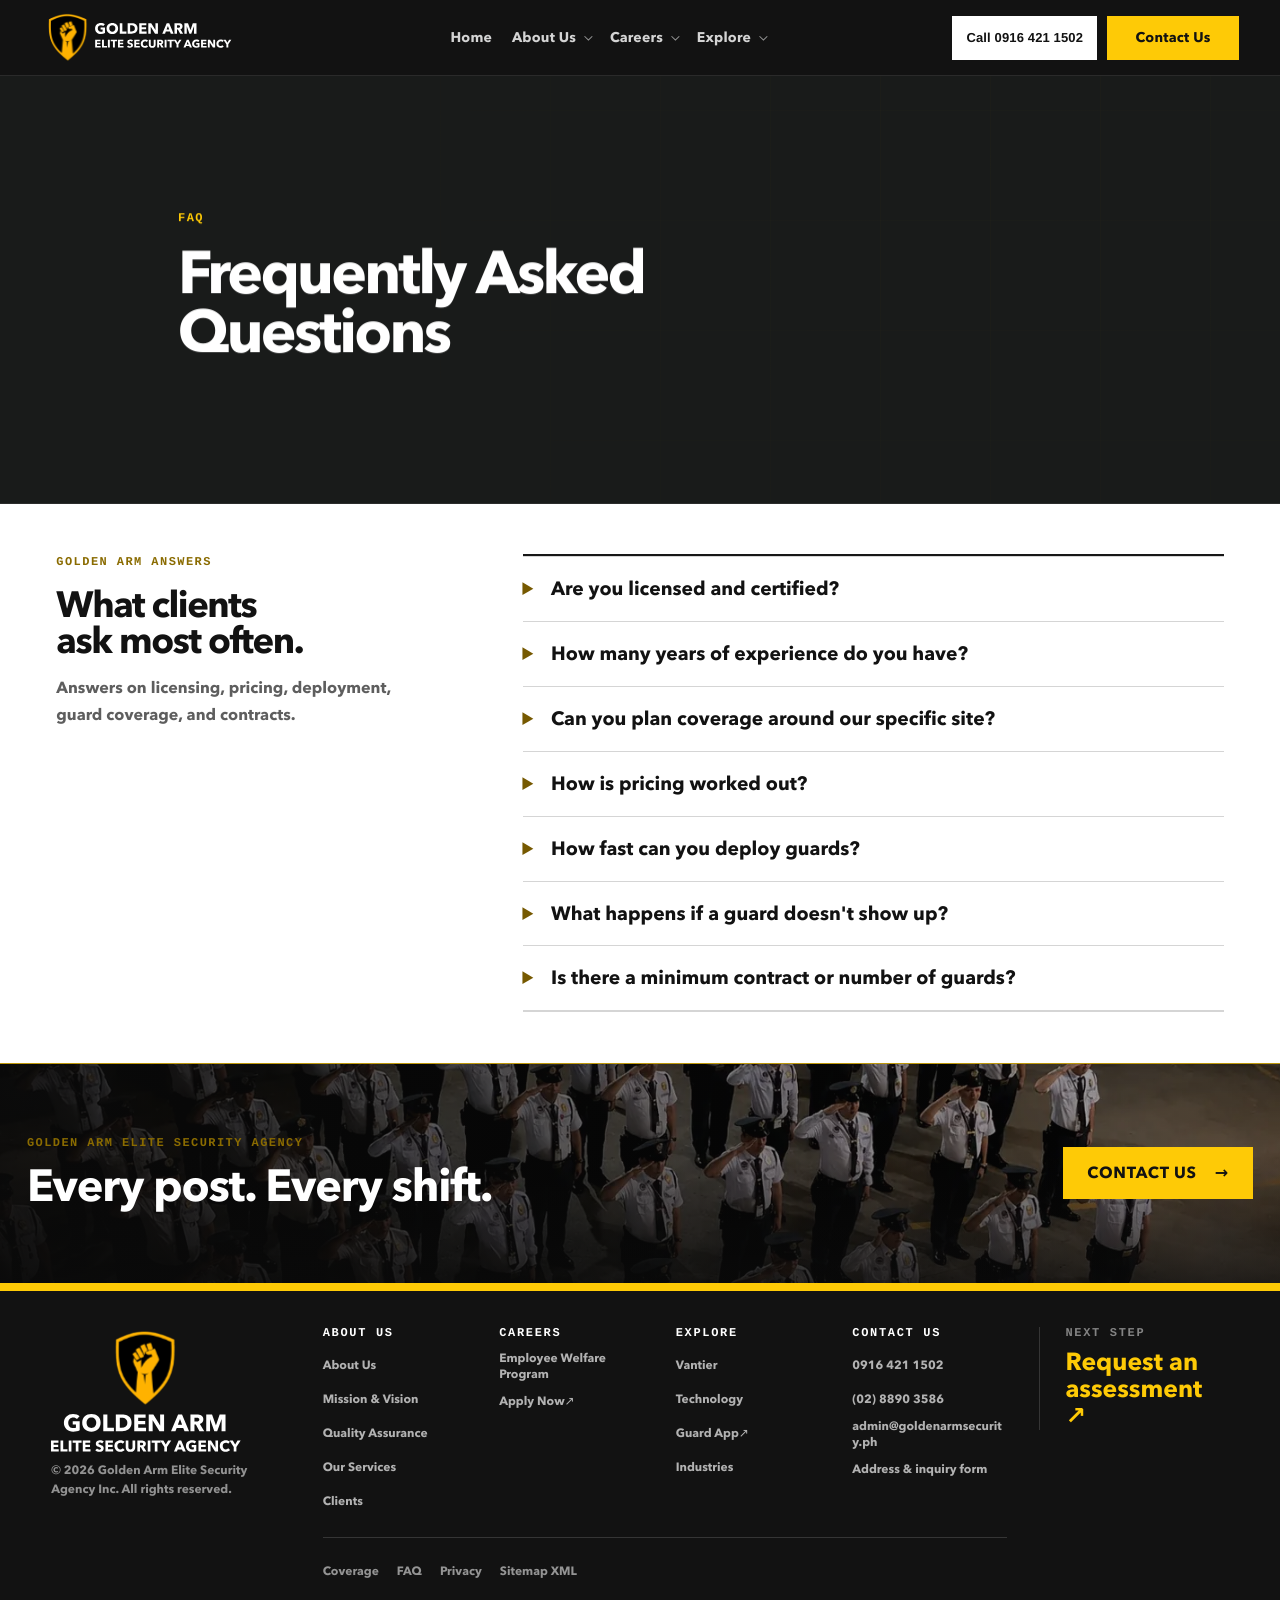
<file: faq/index.html>
<!doctype html>
<html lang="en">
  <head>
    <meta charset="UTF-8" />
    <meta name="viewport" content="width=device-width, initial-scale=1.0" />
    <title>Frequently Asked Questions | Golden Arm Security</title>
    <meta name="description" content="Answers on licensing, pricing, deployment, guard coverage, and contracts for Golden Arm&#x27;s security services." />
    <meta name="robots" content="index, follow, max-image-preview:large" />
    <meta name="author" content="Golden Arm Elite Security Agency Inc." />
    <meta name="copyright" content="© 2026 Golden Arm Elite Security Agency Inc. All rights reserved." />
    <meta name="theme-color" content="#121212" />
    <meta name="geo.region" content="PH-00" />
    <meta name="geo.placename" content="San Juan City, Metro Manila, Philippines" />
    <link rel="canonical" href="https://golden-arm-security-reveal-phi.vercel.app/faq/" />

    <meta property="og:site_name" content="Golden Arm Elite Security Agency" />
    <meta property="og:title" content="Frequently Asked Questions | Golden Arm Security" />
    <meta property="og:description" content="Answers on licensing, pricing, deployment, guard coverage, and contracts for Golden Arm&#x27;s security services." />
    <meta property="og:type" content="website" />
    <meta property="og:url" content="https://golden-arm-security-reveal-phi.vercel.app/faq/" />
    <meta property="og:image" content="https://golden-arm-security-reveal-phi.vercel.app/review-static/client-copy/social/faq.png" />
    <meta property="og:image:secure_url" content="https://golden-arm-security-reveal-phi.vercel.app/review-static/client-copy/social/faq.png" />
    <meta property="og:image:type" content="image/png" />
    <meta property="og:image:width" content="1200" />
    <meta property="og:image:height" content="630" />
    <meta property="og:image:alt" content="Golden Arm — Frequently Asked Questions" />
    <meta property="og:locale" content="en_PH" />

    <meta name="twitter:card" content="summary_large_image" />
    <meta name="twitter:title" content="Frequently Asked Questions | Golden Arm Security" />
    <meta name="twitter:description" content="Answers on licensing, pricing, deployment, guard coverage, and contracts for Golden Arm&#x27;s security services." />
    <meta name="twitter:image" content="https://golden-arm-security-reveal-phi.vercel.app/review-static/client-copy/social/faq.png" />
    <meta name="twitter:image:alt" content="Golden Arm — Frequently Asked Questions" />

    <link rel="icon" type="image/png" sizes="32x32" href="/assets/favicon-32x32.png" />
    <link rel="icon" type="image/png" sizes="192x192" href="/assets/favicon-192x192.png" />
    <link rel="apple-touch-icon" sizes="180x180" href="/assets/apple-touch-icon.png" />

    <script type="application/ld+json">
{
  "@context": "https://schema.org",
  "@graph": [
    {
      "@type": [
        "LocalBusiness",
        "ProfessionalService"
      ],
      "@id": "https://golden-arm-security-reveal-phi.vercel.app/#organization",
      "name": "Golden Arm Elite Security Agency Inc.",
      "legalName": "Golden Arm Elite Security Agency Inc.",
      "url": "https://golden-arm-security-reveal-phi.vercel.app/",
      "image": "https://golden-arm-security-reveal-phi.vercel.app/review-static/client-copy/social/faq.png",
      "logo": "https://golden-arm-security-reveal-phi.vercel.app/assets/logo.svg",
      "email": "admin@goldenarmsecurity.ph",
      "telephone": [
        "+63-2-8890-3586",
        "+63-916-421-1502"
      ],
      "address": {
        "@type": "PostalAddress",
        "streetAddress": "131 Richer Point, Oscar Arellano St.",
        "addressLocality": "San Juan City",
        "addressRegion": "Metro Manila",
        "addressCountry": "PH"
      },
      "areaServed": [
        {
          "@type": "AdministrativeArea",
          "name": "Metro Manila"
        },
        {
          "@type": "Country",
          "name": "Philippines"
        }
      ],
      "priceRange": "Contact for quote",
      "description": "Golden Arm plans security guard deployment, project-managed site assessment, compliance documentation, training, supervision, reporting, and applicant recruitment from its Metro Manila base.",
      "knowsAbout": [
        "Security guard services",
        "Security guard deployment",
        "Project-managed security operations",
        "Site risk assessment",
        "Security supervision",
        "Incident reporting",
        "Event security",
        "Industrial security",
        "Commercial security",
        "Residential security",
        "Access control",
        "Patrol operations",
        "Security operations technology",
        "Security personnel recruitment"
      ]
    },
    {
      "@type": "WebSite",
      "@id": "https://golden-arm-security-reveal-phi.vercel.app/#website",
      "url": "https://golden-arm-security-reveal-phi.vercel.app/",
      "name": "Golden Arm Elite Security Agency",
      "publisher": {
        "@id": "https://golden-arm-security-reveal-phi.vercel.app/#organization"
      },
      "inLanguage": "en-PH"
    },
    {
      "@type": "WebPage",
      "@id": "https://golden-arm-security-reveal-phi.vercel.app/faq/#webpage",
      "url": "https://golden-arm-security-reveal-phi.vercel.app/faq/",
      "name": "Frequently Asked Questions | Golden Arm Security",
      "description": "Answers on licensing, pricing, deployment, guard coverage, and contracts for Golden Arm's security services.",
      "isPartOf": {
        "@id": "https://golden-arm-security-reveal-phi.vercel.app/#website"
      },
      "about": {
        "@id": "https://golden-arm-security-reveal-phi.vercel.app/#organization"
      },
      "primaryImageOfPage": "https://golden-arm-security-reveal-phi.vercel.app/review-static/client-copy/social/faq.png",
      "inLanguage": "en-PH"
    }
  ]
}
</script>
    <script type="module" crossorigin src="/assets/main-psAL9A-X.js"></script>
    <link rel="stylesheet" crossorigin href="/assets/main-CfH3XNFK.css">
  <link rel="stylesheet" href="/review-static/shared-footer.css">
<link rel="stylesheet" href="/review-static/shared-header-call.css">
<link rel="stylesheet" href="/review-static/footer-kv-compact.css">
    <link rel="stylesheet" href="/review-static/client-copy/base.css" />
    <link rel="stylesheet" href="/review-static/client-copy/faq.css" />
<link rel="stylesheet" href="/review-static/responsive-polish.css">
<link rel="stylesheet" href="/review-static/responsive-typography.css">
</head>
  <body data-page="faq">
    <div id="app">
      <header class="site-header site-header--client-feedback" data-animate="nav">
        <a class="brand" href="/" aria-label="Golden Arm Elite Security Agency home">
          <img src="/assets/logo.svg" alt="Golden Arm Elite Security Agency" width="359" height="100" decoding="async" />
        </a>
        <button class="menu-toggle" type="button" aria-expanded="false" aria-controls="primary-nav"><span>Menu</span><i aria-hidden="true"></i></button>
        <nav id="primary-nav" class="nav-links" aria-label="Main navigation">
          <div class="nav-links__center">
            <a class="nav-direct" href="/">Home</a>
            <details class="nav-group" data-nav-menu="about">
              <summary>About Us</summary>
              <div class="nav-menu" aria-label="About Us pages">
                <a href="/about/">About Us</a>
                                                <a href="/services/">Our Services</a>
                              </div>
            </details>
            <details class="nav-group" data-nav-menu="careers">
              <summary>Careers</summary>
              <div class="nav-menu" aria-label="Careers pages">
                <a href="/careers/">Careers</a>
                                <a href="https://goldenarmelite.vantier.app/apply" target="_blank" rel="noopener noreferrer">Apply Now <span aria-hidden="true">↗</span></a>
              </div>
            </details>
            <details class="nav-group" data-nav-menu="explore">
              <summary>Explore</summary>
              <div class="nav-menu" aria-label="Explore pages">
                                <a href="/technology/">Technology</a>
                
                <a href="/industries/">Industries</a>
              </div>
            </details>
          </div>
          <div class="review-header-actions"><a class="nav-direct review-header-call" href="tel:+639164211502">Call 0916 421 1502</a><a class="nav-direct nav-direct--contact" href="/contact/">Contact Us</a></div>
        </nav>
      </header>

      <main id="top">
  <section class="page-hero page-hero--faq page-hero--utility section-shell" aria-labelledby="page-title"><div class="page-hero__copy reveal-up"><p class="section-kicker">FAQ</p><h1 id="page-title" class="page-title">Frequently Asked Questions</h1></div></section>
  <section id="faq" class="faq-utility section-shell" aria-labelledby="faq-title">
    <div class="faq-utility__intro">
      <p class="section-kicker">Golden Arm answers</p>
      <h2 id="faq-title" class="section-title">What clients ask most often.</h2>
      <p class="section-lede">Answers on licensing, pricing, deployment, guard coverage, and contracts.</p>
    </div>
    <div class="faq-utility__groups">
      <section aria-label="Security questions and answers">
        <details id="faq-1"><summary>Are you licensed and certified?</summary><p>Yes. Golden Arm is fully licensed and certified under SOSIA and DOLE. We keep our licenses and our guards' credentials current.</p></details>
        <details id="faq-2"><summary>How many years of experience do you have?</summary><p>Golden Arm is a young company, but our operations are led by people with decades of experience in the security industry.</p></details>
        <details id="faq-3"><summary>Can you plan coverage around our specific site?</summary><p>Yes. We plan the guard coverage around your site — your entrances, hours, and risks — rather than using a fixed template.</p></details>
        <details id="faq-4"><summary>How is pricing worked out?</summary><p>We serve businesses of every size. Pricing depends on your site, the number of posts, and the hours you need. Tell us about your site and we'll build a quote around it.</p></details>
        <details id="faq-5"><summary>How fast can you deploy guards?</summary><p>It depends on your location and how many guards you need. Tell us your site and timeline, and we'll give you a realistic start date.</p></details>
        <details id="faq-6"><summary>What happens if a guard doesn't show up?</summary><p>We arrange cover for planned leave. If a guard is unexpectedly absent, we coordinate a replacement from our standby pool.</p></details>
        <details id="faq-7"><summary>Is there a minimum contract or number of guards?</summary><p>No. There's no minimum contract and no minimum number of guards. We'll cover a single post or a large multi-site account.</p></details>
      </section>
    </div>
  </section>
        <aside class="home-prefooter-kv site-closing-banner" aria-label="Golden Arm next step">
          <div class="home-prefooter-kv__media" aria-hidden="true">
            <img src="/assets/ga-drive/operations/hero-lineup-optimized.webp" alt="" width="1448" height="1086" loading="lazy" decoding="async" />
          </div>
          <div class="section-shell home-prefooter-kv__inner">
            <p class="section-kicker">Golden Arm Elite Security Agency</p>
            <p class="home-prefooter-kv__line">Every post. Every shift.</p>
            <a class="home-prefooter-kv__action" href="/contact/">Contact Us <span aria-hidden="true">→</span></a>
          </div>
        </aside>
</main>

      <footer class="site-footer site-footer--client-feedback">
        <div class="site-footer__inner">
          <div class="site-footer__brand">
            <a href="/" aria-label="Golden Arm Elite Security Agency home"><img src="/assets/footer-logo.svg" alt="Golden Arm Elite Security Agency" width="226" height="149" decoding="async" loading="lazy" /></a>
            <p>© <span data-year></span> Golden Arm Elite Security Agency Inc. All rights reserved.</p>
          </div>
          <nav class="site-footer__sitemap" aria-label="Website sitemap">
            <div class="site-footer__links">
              <section class="site-footer__group" aria-labelledby="footer-about-title">
                <h2 id="footer-about-title">About Us</h2>
                <ul>
                  <li><a href="/about/">About Us</a></li>
                  <li><a href="/about/#mission-vision">Mission &amp; Vision</a></li>
                  <li><a href="/about/#quality-assurance">Quality Assurance</a></li>
                  <li><a href="/services/">Our Services</a></li>
                  <li><a href="/about/#clients">Clients</a></li>
                </ul>
              </section>
              <section class="site-footer__group" aria-labelledby="footer-careers-title">
                <h2 id="footer-careers-title">Careers</h2>
                <ul>
                  <li><a href="/careers/#careers">Employee Welfare Program</a></li>
                  <li><a href="https://goldenarmelite.vantier.app/apply" target="_blank" rel="noopener noreferrer">Apply Now <span aria-hidden="true">↗</span></a></li>
                </ul>
              </section>
              <section class="site-footer__group" aria-labelledby="footer-explore-title">
                <h2 id="footer-explore-title">Explore</h2>
                <ul>
                  <li><a href="/technology/#vantier">Vantier</a></li>
                  <li><a href="/technology/">Technology</a></li>
                  <li><a href="https://goldenarmelite.vantier.app/" target="_blank" rel="noopener noreferrer">Guard App <span aria-hidden="true">↗</span></a></li>
                  <li><a href="/industries/">Industries</a></li>
                </ul>
              </section>
              <section class="site-footer__group" aria-labelledby="footer-contact-title">
                <h2 id="footer-contact-title">Contact Us</h2>
                <ul>
                  <li><a href="tel:+639164211502">0916 421 1502</a></li>
                  <li><a href="tel:+63288903586">(02) 8890 3586</a></li>
                  <li><a href="mailto:admin@goldenarmsecurity.ph">admin@goldenarmsecurity.ph</a></li>
                  <li><a href="/contact/#contact">Address &amp; inquiry form</a></li>
                </ul>
              </section>
            </div>
            <div class="site-footer__direct" aria-label="Utility links">
              <a href="/coverage/">Coverage</a>
              <a href="/faq/" aria-current="page">FAQ</a>
              <a href="/privacy/">Privacy</a>
              <a href="/sitemap.xml">Sitemap XML</a>
            </div>
          </nav>
          <div class="site-footer__action">
            <span>Next step</span>
            <a href="/contact/#contact">Request an assessment <i aria-hidden="true">↗</i></a>
          </div>
        </div>
      </footer>
      <nav class="mobile-action-bar" aria-label="Mobile contact actions">
        <a class="mobile-action-bar__assessment" href="/contact/">Request assessment</a>
      </nav>
    </div>
  </body>
</html>
</file>
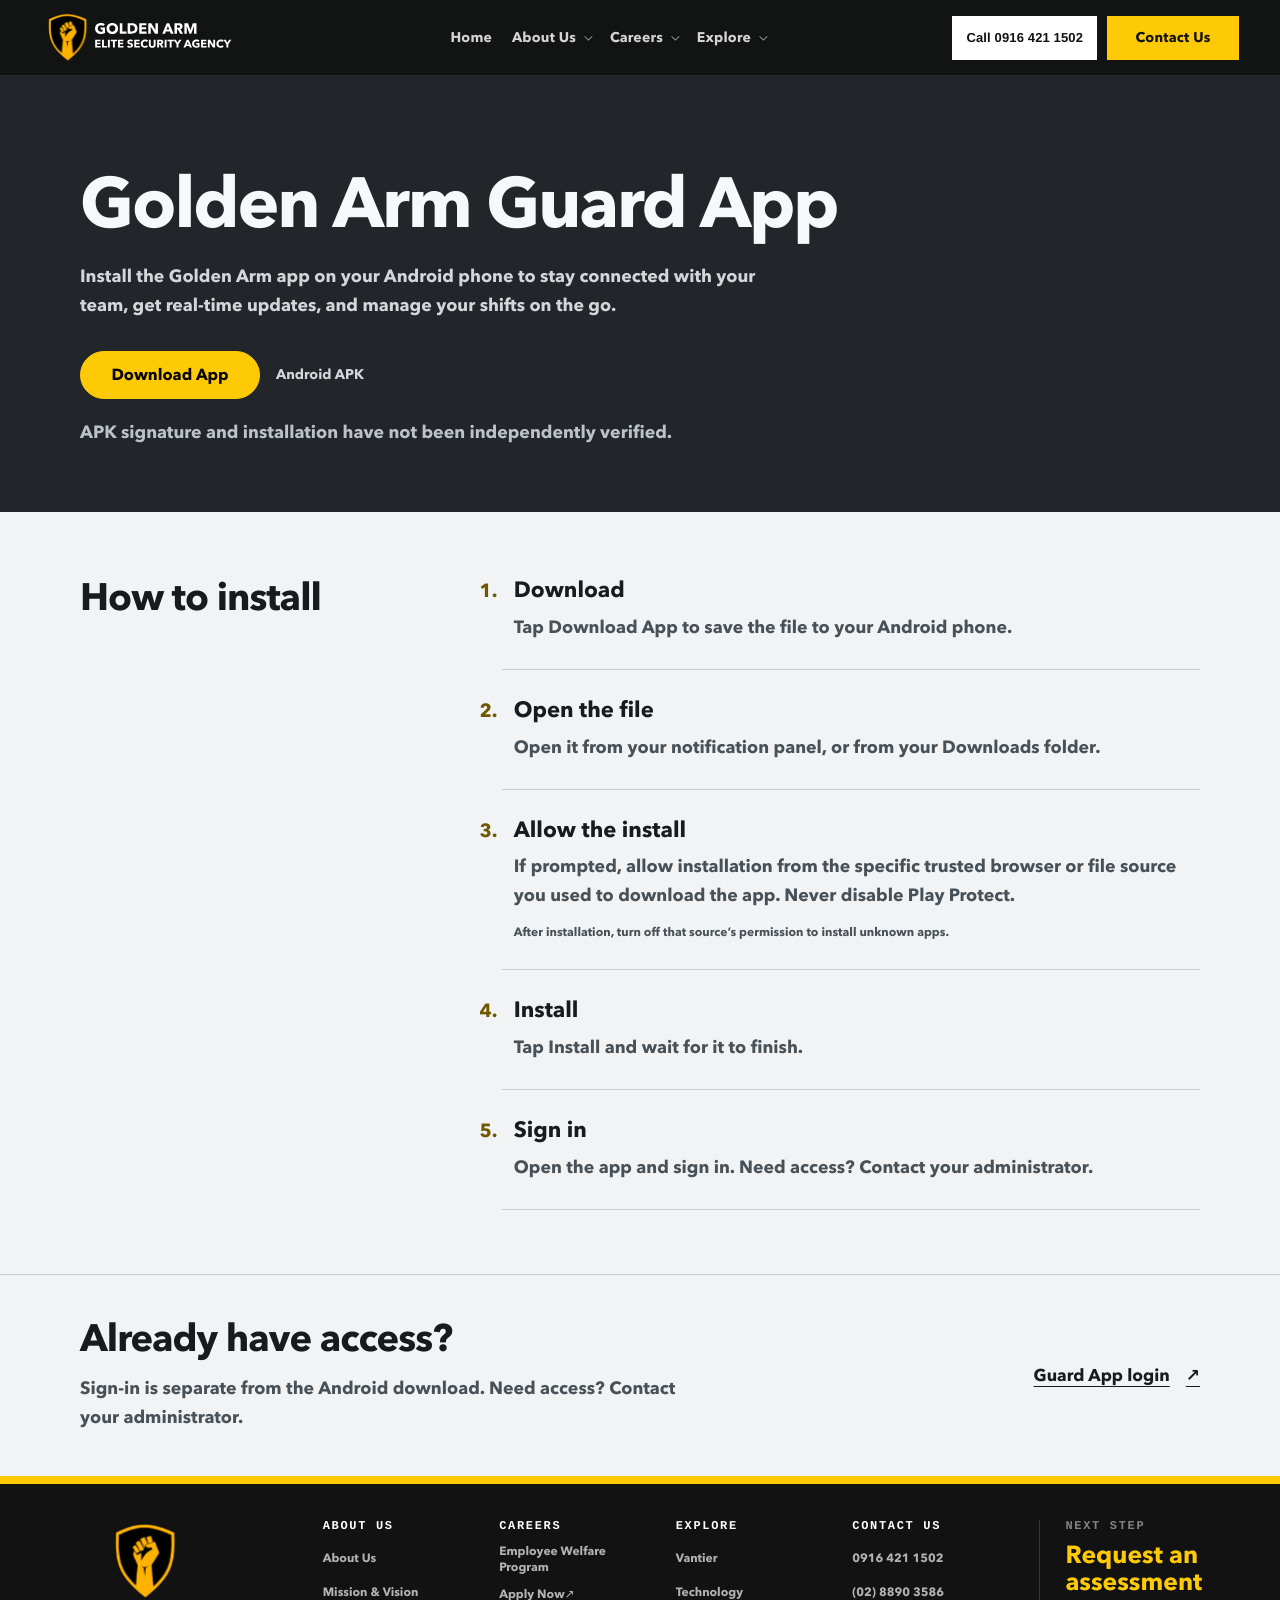
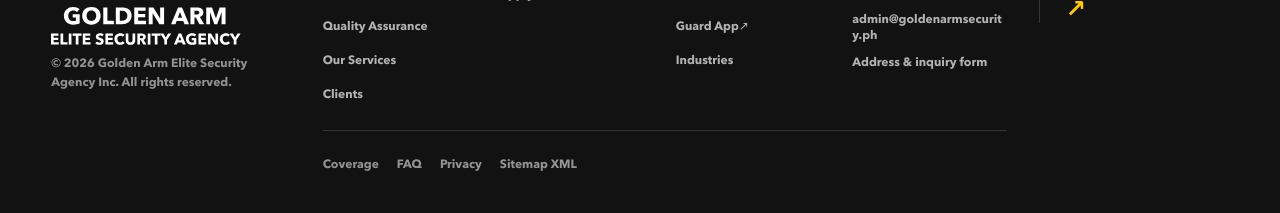
<file: guard-app/index.html>
<!doctype html>
<html lang="en" class="no-js">
  <head>
    <meta charset="UTF-8" />
    <meta name="viewport" content="width=device-width, initial-scale=1.0" />
    <title>Golden Arm Guard App | Android Download</title>
    <meta name="description" content="Download the Golden Arm Guard App for Android and follow the installation guide. Existing guards can contact their administrator for access." />
    <meta name="robots" content="index, follow, max-image-preview:large" />
    <meta name="author" content="Golden Arm Elite Security Agency Inc." />
    <meta name="copyright" content="© 2026 Golden Arm Elite Security Agency Inc. All rights reserved." />
    <meta name="theme-color" content="#121212" />
    <meta name="geo.region" content="PH-00" />
    <meta name="geo.placename" content="San Juan City, Metro Manila, Philippines" />
    <link rel="canonical" href="https://golden-arm-security-reveal-phi.vercel.app/guard-app/" />

    <meta property="og:site_name" content="Golden Arm Elite Security Agency" />
    <meta property="og:title" content="Golden Arm Guard App | Android Download" />
    <meta property="og:description" content="Download the Golden Arm Guard App for Android and follow the installation guide. Existing guards can contact their administrator for access." />
    <meta property="og:type" content="website" />
    <meta property="og:url" content="https://golden-arm-security-reveal-phi.vercel.app/guard-app/" />
    <meta property="og:image" content="https://golden-arm-security-reveal-phi.vercel.app/review-static/client-copy/social/guard-app.png" />
    <meta property="og:image:secure_url" content="https://golden-arm-security-reveal-phi.vercel.app/review-static/client-copy/social/guard-app.png" />
    <meta property="og:image:type" content="image/png" />
    <meta property="og:image:width" content="1200" />
    <meta property="og:image:height" content="630" />
    <meta property="og:image:alt" content="Golden Arm — Golden Arm Guard App" />
    <meta property="og:locale" content="en_PH" />

    <meta name="twitter:card" content="summary_large_image" />
    <meta name="twitter:title" content="Golden Arm Guard App | Android Download" />
    <meta name="twitter:description" content="Download the Golden Arm Guard App for Android and follow the installation guide. Existing guards can contact their administrator for access." />
    <meta name="twitter:image" content="https://golden-arm-security-reveal-phi.vercel.app/review-static/client-copy/social/guard-app.png" />
    <meta name="twitter:image:alt" content="Golden Arm — Golden Arm Guard App" />

    <link rel="icon" type="image/png" sizes="32x32" href="/assets/favicon-32x32.png" />
    <link rel="icon" type="image/png" sizes="192x192" href="/assets/favicon-192x192.png" />
    <link rel="apple-touch-icon" sizes="180x180" href="/assets/apple-touch-icon.png" />

    <script type="application/ld+json">
{
  "@context": "https://schema.org",
  "@graph": [
    {
      "@type": [
        "LocalBusiness",
        "ProfessionalService"
      ],
      "@id": "https://golden-arm-security-reveal-phi.vercel.app/#organization",
      "name": "Golden Arm Elite Security Agency Inc.",
      "legalName": "Golden Arm Elite Security Agency Inc.",
      "url": "https://golden-arm-security-reveal-phi.vercel.app/",
      "image": "https://golden-arm-security-reveal-phi.vercel.app/review-static/client-copy/social/guard-app.png",
      "logo": "https://golden-arm-security-reveal-phi.vercel.app/assets/logo.svg",
      "email": "admin@goldenarmsecurity.ph",
      "telephone": [
        "+63-2-8890-3586",
        "+63-916-421-1502"
      ],
      "address": {
        "@type": "PostalAddress",
        "streetAddress": "131 Richer Point, Oscar Arellano St.",
        "addressLocality": "San Juan City",
        "addressRegion": "Metro Manila",
        "addressCountry": "PH"
      },
      "areaServed": [
        {
          "@type": "AdministrativeArea",
          "name": "Metro Manila"
        },
        {
          "@type": "Country",
          "name": "Philippines"
        }
      ],
      "priceRange": "Contact for quote",
      "description": "Golden Arm plans security guard deployment, project-managed site assessment, compliance documentation, training, supervision, reporting, and applicant recruitment from its Metro Manila base.",
      "knowsAbout": [
        "Security guard services",
        "Security guard deployment",
        "Project-managed security operations",
        "Site risk assessment",
        "Security supervision",
        "Incident reporting",
        "Event security",
        "Industrial security",
        "Commercial security",
        "Residential security",
        "Access control",
        "Patrol operations",
        "Security operations technology",
        "Security personnel recruitment"
      ]
    },
    {
      "@type": "WebSite",
      "@id": "https://golden-arm-security-reveal-phi.vercel.app/#website",
      "url": "https://golden-arm-security-reveal-phi.vercel.app/",
      "name": "Golden Arm Elite Security Agency",
      "publisher": {
        "@id": "https://golden-arm-security-reveal-phi.vercel.app/#organization"
      },
      "inLanguage": "en-PH"
    },
    {
      "@type": "WebPage",
      "@id": "https://golden-arm-security-reveal-phi.vercel.app/guard-app/#webpage",
      "url": "https://golden-arm-security-reveal-phi.vercel.app/guard-app/",
      "name": "Golden Arm Guard App | Android Download",
      "description": "Download the Golden Arm Guard App for Android and follow the installation guide. Existing guards can contact their administrator for access.",
      "isPartOf": {
        "@id": "https://golden-arm-security-reveal-phi.vercel.app/#website"
      },
      "about": {
        "@id": "https://golden-arm-security-reveal-phi.vercel.app/#organization"
      },
      "primaryImageOfPage": "https://golden-arm-security-reveal-phi.vercel.app/review-static/client-copy/social/guard-app.png",
      "inLanguage": "en-PH"
    }
  ]
}
</script>
    <script type="module" crossorigin src="/assets/technology-BfU3wQG0.js"></script>
    <link rel="modulepreload" crossorigin href="/assets/main-psAL9A-X.js">
    <link rel="modulepreload" crossorigin href="/assets/home-technology-bubble-model-9a3fQDP5.js">
    <link rel="stylesheet" crossorigin href="/assets/main-CfH3XNFK.css">
    <link rel="stylesheet" crossorigin href="/assets/technology-BB3ukCJP.css">
  <link rel="stylesheet" href="/review-static/technology/technology-palette-proposal.css">
<link rel="stylesheet" href="/review-static/technology/technology-home-reuse.css">
<link rel="stylesheet" href="/review-static/technology/device-refinement.css">
<link rel="stylesheet" href="/review-static/technology/technology-density.css">
<link rel="stylesheet" href="/review-static/technology/locations-laptop.css">
<link rel="stylesheet" href="/review-static/technology/guard-download.css">
<link rel="stylesheet" href="/review-static/shared-footer.css">
<link rel="stylesheet" href="/review-static/shared-header-call.css">
<link rel="stylesheet" href="/review-static/guard-direction.css">
<link rel="stylesheet" href="/review-static/footer-kv-compact.css">
<link rel="stylesheet" href="/review-static/client-copy/base.css">
<link rel="stylesheet" href="/review-static/client-copy/guard-app.css">
<link rel="stylesheet" href="/review-static/responsive-polish.css">
<link rel="stylesheet" href="/review-static/responsive-typography.css">
</head>
  <body data-page="guard-app" class="cc-guard-app">
    <!-- Read / Operate: incumbent graphite, gold and Avenir; a download-led
         installation guide, not a product dashboard. No new navigation item,
         data connection, APK execution, or permission automation. -->
    <div id="app">
      <header class="site-header site-header--client-feedback" data-animate="nav">
        <a class="brand" href="/" aria-label="Golden Arm Elite Security Agency home">
          <img src="/assets/logo.svg" alt="Golden Arm Elite Security Agency" width="359" height="100" decoding="async" />
        </a>
        <button class="menu-toggle" type="button" aria-expanded="false" aria-controls="primary-nav"><span>Menu</span><i aria-hidden="true"></i></button>
        <nav id="primary-nav" class="nav-links" aria-label="Main navigation">
          <div class="nav-links__center">
            <a class="nav-direct" href="/">Home</a>
            <details class="nav-group" data-nav-menu="about">
              <summary>About Us</summary>
              <div class="nav-menu" aria-label="About Us pages">
                <a href="/about/">About Us</a>
                                                <a href="/services/">Our Services</a>
                              </div>
            </details>
            <details class="nav-group" data-nav-menu="careers">
              <summary>Careers</summary>
              <div class="nav-menu" aria-label="Careers pages">
                <a href="/careers/">Careers</a>
                                <a href="https://goldenarmelite.vantier.app/apply" target="_blank" rel="noopener noreferrer">Apply Now <span aria-hidden="true">↗</span></a>
              </div>
            </details>
            <details class="nav-group" data-nav-menu="explore">
              <summary>Explore</summary>
              <div class="nav-menu" aria-label="Explore pages">
                                <a href="/technology/">Technology</a>
                
                <a href="/industries/">Industries</a>
              </div>
            </details>
          </div>
          <div class="review-header-actions"><a class="nav-direct review-header-call" href="tel:+639164211502">Call 0916 421 1502</a><a class="nav-direct nav-direct--contact" href="/contact/">Contact Us</a></div>
        </nav>
      </header>

      <main id="top" class="main-content cc-guard-main">
        <section class="cc-guard-hero" aria-labelledby="guard-app-title">
          <div class="cc-guard-rail">
            <h1 id="guard-app-title">Golden Arm Guard App</h1>
            <p class="cc-guard-intro">Install the Golden Arm app on your Android phone to stay connected with your team, get real-time updates, and manage your shifts on the go.</p>
            <div class="cc-guard-download">
              <a class="button button--gold" href="https://security-app.sgp1.cdn.digitaloceanspaces.com/production/mobile-app/releases/security-app-1.0.21.apk?v=1788966108" rel="noopener noreferrer" target="_blank" aria-describedby="guard-apk-format">Download App</a>
              <span id="guard-apk-format">Android APK</span>
            </div>
            <p class="cc-guard-verification">APK signature and installation have not been independently verified.</p>
          </div>
        </section>

        <section class="cc-guard-install" aria-labelledby="guard-install-title">
          <div class="cc-guard-rail cc-guard-install-layout">
            <h2 id="guard-install-title">How to install</h2>
            <ol class="cc-install-steps">
              <li><h3>Download</h3><p>Tap Download App to save the file to your Android phone.</p></li>
              <li><h3>Open the file</h3><p>Open it from your notification panel, or from your Downloads folder.</p></li>
              <li><h3>Allow the install</h3><p>If prompted, allow installation from the specific trusted browser or file source you used to download the app. Never disable Play Protect.</p><small>After installation, turn off that source’s permission to install unknown apps.</small></li>
              <li><h3>Install</h3><p>Tap Install and wait for it to finish.</p></li>
              <li><h3>Sign in</h3><p>Open the app and sign in. Need access? Contact your administrator.</p></li>
            </ol>
          </div>
        </section>

        <section class="cc-guard-signin" aria-labelledby="guard-signin-title">
          <div class="cc-guard-rail cc-guard-signin-layout">
            <div><h2 id="guard-signin-title">Already have access?</h2><p>Sign-in is separate from the Android download. Need access? Contact your administrator.</p></div>
            <a class="cc-guard-login" href="https://goldenarmelite.vantier.app/" target="_blank" rel="noopener noreferrer">Guard App login <span aria-hidden="true">↗</span></a>
          </div>
        </section>
      </main>

      <footer class="site-footer site-footer--client-feedback">
        <div class="site-footer__inner">
          <div class="site-footer__brand">
            <a href="/" aria-label="Golden Arm Elite Security Agency home"><img src="/assets/footer-logo.svg" alt="Golden Arm Elite Security Agency" width="226" height="149" decoding="async" loading="lazy" /></a>
            <p>© <span data-year></span> Golden Arm Elite Security Agency Inc. All rights reserved.</p>
          </div>
          <nav class="site-footer__sitemap" aria-label="Website sitemap">
            <div class="site-footer__links">
              <section class="site-footer__group" aria-labelledby="footer-about-title">
                <h2 id="footer-about-title">About Us</h2>
                <ul>
                  <li><a href="/about/">About Us</a></li>
                  <li><a href="/about/#mission-vision">Mission &amp; Vision</a></li>
                  <li><a href="/about/#quality-assurance">Quality Assurance</a></li>
                  <li><a href="/services/">Our Services</a></li>
                  <li><a href="/about/#clients">Clients</a></li>
                </ul>
              </section>
              <section class="site-footer__group" aria-labelledby="footer-careers-title">
                <h2 id="footer-careers-title">Careers</h2>
                <ul>
                  <li><a href="/careers/#careers">Employee Welfare Program</a></li>
                  <li><a href="https://goldenarmelite.vantier.app/apply" target="_blank" rel="noopener noreferrer">Apply Now <span aria-hidden="true">↗</span></a></li>
                </ul>
              </section>
              <section class="site-footer__group" aria-labelledby="footer-explore-title">
                <h2 id="footer-explore-title">Explore</h2>
                <ul>
                  <li><a href="/technology/#vantier">Vantier</a></li>
                  <li><a href="/technology/">Technology</a></li>
                  <li><a href="https://goldenarmelite.vantier.app/" target="_blank" rel="noopener noreferrer">Guard App <span aria-hidden="true">↗</span></a></li>
                  <li><a href="/industries/">Industries</a></li>
                </ul>
              </section>
              <section class="site-footer__group" aria-labelledby="footer-contact-title">
                <h2 id="footer-contact-title">Contact Us</h2>
                <ul>
                  <li><a href="tel:+639164211502">0916 421 1502</a></li>
                  <li><a href="tel:+63288903586">(02) 8890 3586</a></li>
                  <li><a href="mailto:admin@goldenarmsecurity.ph">admin@goldenarmsecurity.ph</a></li>
                  <li><a href="/contact/#contact">Address &amp; inquiry form</a></li>
                </ul>
              </section>
            </div>
            <div class="site-footer__direct" aria-label="Utility links">
              <a href="/coverage/">Coverage</a>
              <a href="/faq/">FAQ</a>
              <a href="/privacy/">Privacy</a>
              <a href="/sitemap.xml">Sitemap XML</a>
            </div>
          </nav>
          <div class="site-footer__action">
            <span>Next step</span>
            <a href="/contact/#contact">Request an assessment <i aria-hidden="true">↗</i></a>
          </div>
        </div>
      </footer>
      <nav class="mobile-action-bar" aria-label="Mobile contact actions">
        <a class="mobile-action-bar__assessment" href="/contact/">Request assessment</a>
      </nav>
    </div>
  </body>
</html>
</file>
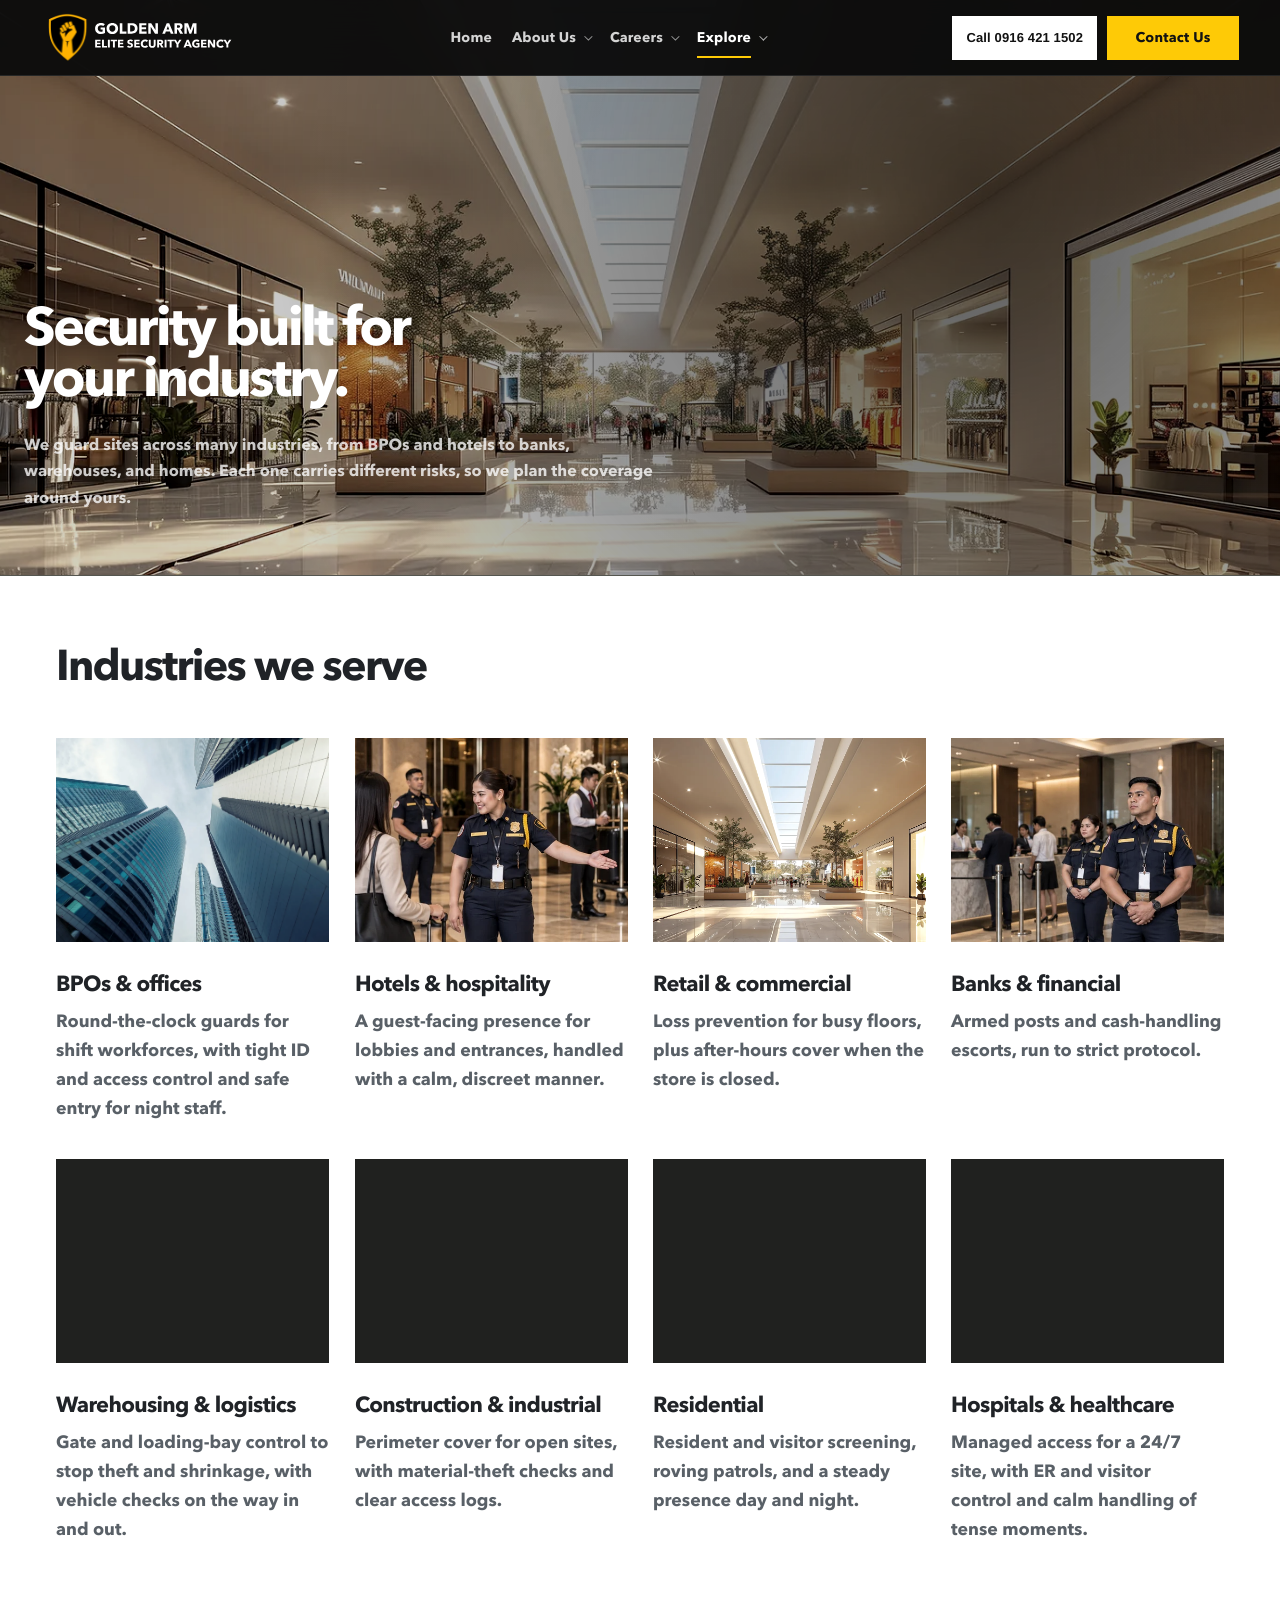
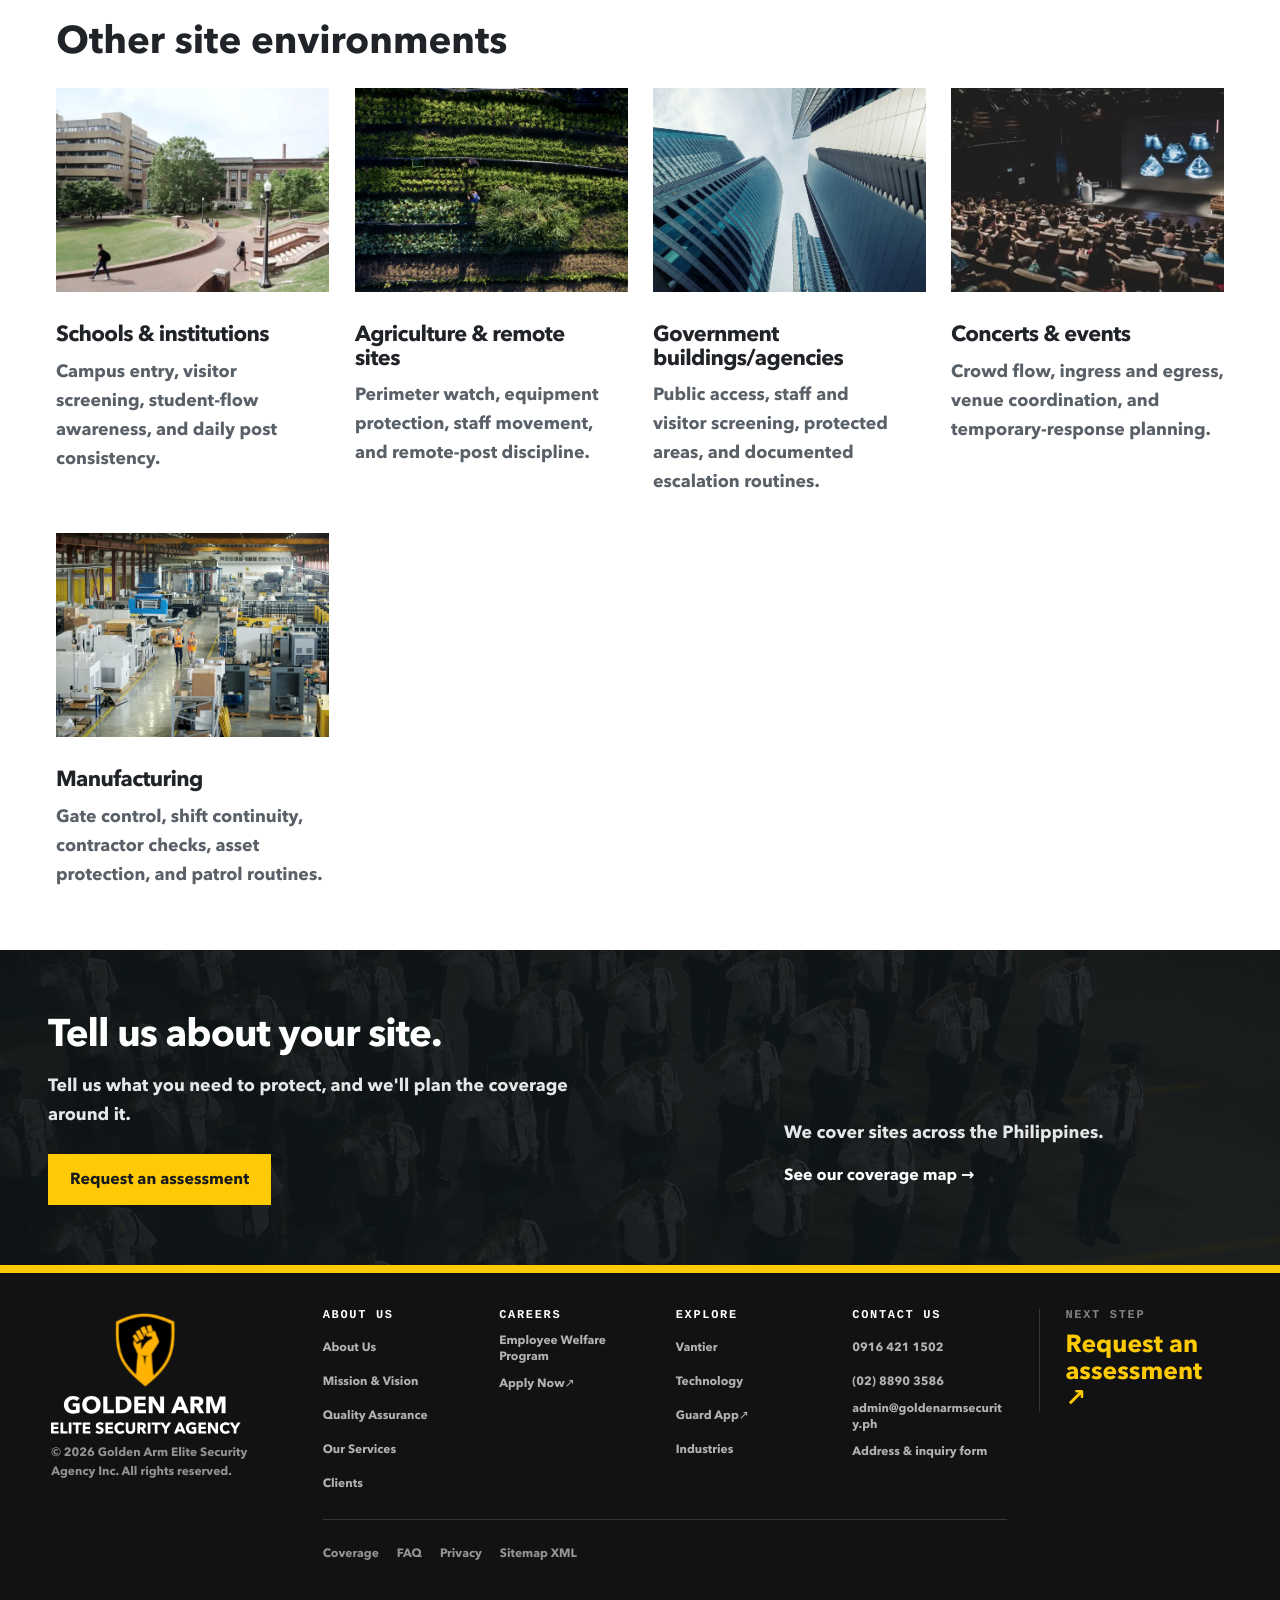
<file: industries/index.html>
<!doctype html>
<html lang="en">
  <head>
    <meta charset="UTF-8" />
    <meta name="viewport" content="width=device-width, initial-scale=1.0" />
    <title>Industries We Serve | Golden Arm Security</title>
    <meta name="description" content="Security for BPOs, hotels, retail, banks, warehouses, construction, residential, and healthcare — each planned around its own risks." />
    <meta name="robots" content="index, follow, max-image-preview:large" />
    <meta name="author" content="Golden Arm Elite Security Agency Inc." />
    <meta name="copyright" content="© 2026 Golden Arm Elite Security Agency Inc. All rights reserved." />
    <meta name="theme-color" content="#121212" />
    <meta name="geo.region" content="PH-00" />
    <meta name="geo.placename" content="San Juan City, Metro Manila, Philippines" />
    <link rel="canonical" href="https://golden-arm-security-reveal-phi.vercel.app/industries/" />

    <meta property="og:site_name" content="Golden Arm Elite Security Agency" />
    <meta property="og:title" content="Industries We Serve | Golden Arm Security" />
    <meta property="og:description" content="Security for BPOs, hotels, retail, banks, warehouses, construction, residential, and healthcare — each planned around its own risks." />
    <meta property="og:type" content="website" />
    <meta property="og:url" content="https://golden-arm-security-reveal-phi.vercel.app/industries/" />
    <meta property="og:image" content="https://golden-arm-security-reveal-phi.vercel.app/review-static/client-copy/social/industries.png" />
    <meta property="og:image:secure_url" content="https://golden-arm-security-reveal-phi.vercel.app/review-static/client-copy/social/industries.png" />
    <meta property="og:image:type" content="image/png" />
    <meta property="og:image:width" content="1200" />
    <meta property="og:image:height" content="630" />
    <meta property="og:image:alt" content="Golden Arm — Industries We Serve" />
    <meta property="og:locale" content="en_PH" />

    <meta name="twitter:card" content="summary_large_image" />
    <meta name="twitter:title" content="Industries We Serve | Golden Arm Security" />
    <meta name="twitter:description" content="Security for BPOs, hotels, retail, banks, warehouses, construction, residential, and healthcare — each planned around its own risks." />
    <meta name="twitter:image" content="https://golden-arm-security-reveal-phi.vercel.app/review-static/client-copy/social/industries.png" />
    <meta name="twitter:image:alt" content="Golden Arm — Industries We Serve" />

    <link rel="icon" type="image/png" sizes="32x32" href="/assets/favicon-32x32.png" />
    <link rel="icon" type="image/png" sizes="192x192" href="/assets/favicon-192x192.png" />
    <link rel="apple-touch-icon" sizes="180x180" href="/assets/apple-touch-icon.png" />

    <script type="application/ld+json">
{
  "@context": "https://schema.org",
  "@graph": [
    {
      "@type": [
        "LocalBusiness",
        "ProfessionalService"
      ],
      "@id": "https://golden-arm-security-reveal-phi.vercel.app/#organization",
      "name": "Golden Arm Elite Security Agency Inc.",
      "legalName": "Golden Arm Elite Security Agency Inc.",
      "url": "https://golden-arm-security-reveal-phi.vercel.app/",
      "image": "https://golden-arm-security-reveal-phi.vercel.app/review-static/client-copy/social/industries.png",
      "logo": "https://golden-arm-security-reveal-phi.vercel.app/assets/logo.svg",
      "email": "admin@goldenarmsecurity.ph",
      "telephone": [
        "+63-2-8890-3586",
        "+63-916-421-1502"
      ],
      "address": {
        "@type": "PostalAddress",
        "streetAddress": "131 Richer Point, Oscar Arellano St.",
        "addressLocality": "San Juan City",
        "addressRegion": "Metro Manila",
        "addressCountry": "PH"
      },
      "areaServed": [
        {
          "@type": "AdministrativeArea",
          "name": "Metro Manila"
        },
        {
          "@type": "Country",
          "name": "Philippines"
        }
      ],
      "priceRange": "Contact for quote",
      "description": "Golden Arm plans security guard deployment, project-managed site assessment, compliance documentation, training, supervision, reporting, and applicant recruitment from its Metro Manila base.",
      "knowsAbout": [
        "Security guard services",
        "Security guard deployment",
        "Project-managed security operations",
        "Site risk assessment",
        "Security supervision",
        "Incident reporting",
        "Event security",
        "Industrial security",
        "Commercial security",
        "Residential security",
        "Access control",
        "Patrol operations",
        "Security operations technology",
        "Security personnel recruitment"
      ]
    },
    {
      "@type": "WebSite",
      "@id": "https://golden-arm-security-reveal-phi.vercel.app/#website",
      "url": "https://golden-arm-security-reveal-phi.vercel.app/",
      "name": "Golden Arm Elite Security Agency",
      "publisher": {
        "@id": "https://golden-arm-security-reveal-phi.vercel.app/#organization"
      },
      "inLanguage": "en-PH"
    },
    {
      "@type": "WebPage",
      "@id": "https://golden-arm-security-reveal-phi.vercel.app/industries/#webpage",
      "url": "https://golden-arm-security-reveal-phi.vercel.app/industries/",
      "name": "Industries We Serve | Golden Arm Security",
      "description": "Security for BPOs, hotels, retail, banks, warehouses, construction, residential, and healthcare — each planned around its own risks.",
      "isPartOf": {
        "@id": "https://golden-arm-security-reveal-phi.vercel.app/#website"
      },
      "about": {
        "@id": "https://golden-arm-security-reveal-phi.vercel.app/#organization"
      },
      "primaryImageOfPage": "https://golden-arm-security-reveal-phi.vercel.app/review-static/client-copy/social/industries.png",
      "inLanguage": "en-PH"
    }
  ]
}
</script>
    <script type="module" crossorigin src="/assets/main-psAL9A-X.js"></script>
    <link rel="stylesheet" crossorigin href="/assets/main-CfH3XNFK.css">
    <link rel="stylesheet" crossorigin href="/assets/industries-nocWCN_u.css">
  <link rel="stylesheet" href="/review-static/industries/industry-alignment.css">
<link rel="stylesheet" href="/review-static/industries/industries-white.css">
<link rel="stylesheet" href="/review-static/shared-footer.css">
<link rel="stylesheet" href="/review-static/shared-header-call.css">
<link rel="stylesheet" href="/review-static/footer-kv-compact.css">
<link rel="stylesheet" href="/review-static/client-copy/base.css">
<link rel="stylesheet" href="/review-static/client-copy/industries.css">
<link rel="stylesheet" href="/review-static/responsive-polish.css">
<link rel="stylesheet" href="/review-static/responsive-typography.css">
</head>
  <body data-page="industries" class="site-types-final">
    <div id="app">
      <header class="site-header site-header--client-feedback" data-animate="nav">
        <a class="brand" href="/" aria-label="Golden Arm Elite Security Agency home">
          <img src="/assets/logo.svg" alt="Golden Arm Elite Security Agency" width="359" height="100" decoding="async" />
        </a>
        <button class="menu-toggle" type="button" aria-expanded="false" aria-controls="primary-nav"><span>Menu</span><i aria-hidden="true"></i></button>
        <nav id="primary-nav" class="nav-links" aria-label="Main navigation">
          <div class="nav-links__center">
            <a class="nav-direct" href="/">Home</a>
            <details class="nav-group" data-nav-menu="about">
              <summary>About Us</summary>
              <div class="nav-menu" aria-label="About Us pages">
                <a href="/about/">About Us</a>
                                                <a href="/services/">Our Services</a>
                              </div>
            </details>
            <details class="nav-group" data-nav-menu="careers">
              <summary>Careers</summary>
              <div class="nav-menu" aria-label="Careers pages">
                <a href="/careers/">Careers</a>
                                <a href="https://goldenarmelite.vantier.app/apply" target="_blank" rel="noopener noreferrer">Apply Now <span aria-hidden="true">↗</span></a>
              </div>
            </details>
            <details class="nav-group is-current" data-nav-menu="explore">
              <summary>Explore</summary>
              <div class="nav-menu" aria-label="Explore pages">
                                <a href="/technology/">Technology</a>
                
                <a href="/industries/" aria-current="page">Industries</a>
              </div>
            </details>
          </div>
          <div class="review-header-actions"><a class="nav-direct review-header-call" href="tel:+639164211502">Call 0916 421 1502</a><a class="nav-direct nav-direct--contact" href="/contact/">Contact Us</a></div>
        </nav>
      </header>

      <main class="cc-industries-layout" id="top">
<section aria-labelledby="page-title" class="page-hero page-hero--industries site-types-banner">
<div aria-hidden="true" class="page-hero__card page-hero__card--industries"><img alt="" decoding="async" fetchpriority="high" height="785" loading="eager" src="/assets/ga-drive/industries/malls.webp" width="1400"/></div>
<div class="page-hero__copy reveal-up"><h1 class="page-title" id="page-title">Security built for your industry.</h1><p class="section-lede">We guard sites across many industries, from BPOs and hotels to banks, warehouses, and homes. Each one carries different risks, so we plan the coverage around yours.</p></div>
</section>
<section aria-labelledby="industries-title" class="industries section-shell" id="industries">
<div class="section-heading"><h2 class="section-title reveal-up" id="industries-title">Industries we serve</h2></div>
<div class="industry-grid industry-grid--risk-cards industry-grid--atlas" id="site-type-atlas"><article class="industry-card industry-card--risk reveal-up" data-industry-card=""><figure class="industry-card__media"><img alt="background paired with visible heading: Corporate offices and condominiums" decoding="async" height="933" loading="lazy" src="/assets/ga-drive/industries/buildings.webp" width="1400"/></figure><div class="industry-card__content"><h3>BPOs &amp; offices</h3><p class="cc-industry-description">Round-the-clock guards for shift workforces, with tight ID and access control and safe entry for night staff.</p></div></article><article class="industry-card industry-card--risk reveal-up" data-industry-card=""><figure class="industry-card__media"><img alt="Illustration of a guard welcoming a guest in a hotel lobby." data-guard-role="industry-hotel" decoding="async" height="512" loading="lazy" sizes="(max-width: 680px) 90vw, (max-width: 1100px) 44vw, 23vw" src="/review-static/guard-photo-revision/industry-hotel-256.webp" srcset="/review-static/guard-photo-revision/industry-hotel-256.webp 256w, /review-static/guard-photo-revision/industry-hotel-512.webp 512w" style="object-position: 50% 20%;" width="527"/></figure><div class="industry-card__content"><h3>Hotels &amp; hospitality</h3><p class="cc-industry-description">A guest-facing presence for lobbies and entrances, handled with a calm, discreet manner.</p></div></article><article class="industry-card industry-card--risk reveal-up" data-industry-card=""><figure class="industry-card__media"><img alt="background paired with visible heading: Retail stores and malls" decoding="async" height="785" loading="lazy" src="/assets/ga-drive/industries/malls.webp" width="1400"/></figure><div class="industry-card__content"><h3>Retail &amp; commercial</h3><p class="cc-industry-description">Loss prevention for busy floors, plus after-hours cover when the store is closed.</p></div></article><article class="industry-card industry-card--risk reveal-up" data-industry-card=""><figure class="industry-card__media"><img alt="Illustration of guards at a financial-service entrance." data-guard-role="industry-bank" decoding="async" height="512" loading="lazy" sizes="(max-width: 680px) 90vw, (max-width: 1100px) 44vw, 23vw" src="/review-static/guard-photo-revision/industry-bank-256.webp" srcset="/review-static/guard-photo-revision/industry-bank-256.webp 256w, /review-static/guard-photo-revision/industry-bank-512.webp 512w" style="object-position: 50% 20%;" width="527"/></figure><div class="industry-card__content"><h3>Banks &amp; financial</h3><p class="cc-industry-description">Armed posts and cash-handling escorts, run to strict protocol.</p></div></article><article class="industry-card industry-card--risk reveal-up" data-industry-card=""><figure class="industry-card__media"><img alt="background paired with visible heading: Logistics and warehousing" decoding="async" height="476" loading="lazy" src="/assets/ga-drive/industries/logistics.webp" width="1400"/></figure><div class="industry-card__content"><h3>Warehousing &amp; logistics</h3><p class="cc-industry-description">Gate and loading-bay control to stop theft and shrinkage, with vehicle checks on the way in and out.</p></div></article><article class="industry-card industry-card--risk reveal-up" data-industry-card=""><figure class="industry-card__media"><img alt="background paired with visible heading: Construction sites" decoding="async" height="932" loading="lazy" src="/assets/ga-drive/industries/construction.webp" width="1400"/></figure><div class="industry-card__content"><h3>Construction &amp; industrial</h3><p class="cc-industry-description">Perimeter cover for open sites, with material-theft checks and clear access logs.</p></div></article><article class="industry-card industry-card--risk reveal-up" data-industry-card=""><figure class="industry-card__media"><img alt="background paired with visible heading: Residential villages" decoding="async" height="785" loading="lazy" src="/assets/ga-drive/industries/village.webp" width="1400"/></figure><div class="industry-card__content"><h3>Residential</h3><p class="cc-industry-description">Resident and visitor screening, roving patrols, and a steady presence day and night.</p></div></article><article class="industry-card industry-card--risk reveal-up" data-industry-card=""><figure class="industry-card__media"><img alt="background paired with visible heading: Hospitals and healthcare" decoding="async" height="788" loading="lazy" src="/assets/ga-drive/industries/healthcare.webp" width="1400"/></figure><div class="industry-card__content"><h3>Hospitals &amp; healthcare</h3><p class="cc-industry-description">Managed access for a 24/7 site, with ER and visitor control and calm handling of tense moments.</p></div></article><h2 class="industry-group-title" id="other-title">Other site environments</h2><article class="industry-card industry-card--risk reveal-up" data-retained-industry=""><figure class="industry-card__media"><img alt="background paired with visible heading: Schools and institutions" decoding="async" height="500" loading="lazy" src="/assets/ga-drive/industries/schools.webp" width="754"/></figure><div class="industry-card__content"><h3>Schools &amp; institutions</h3><p class="cc-industry-description">Campus entry, visitor screening, student-flow awareness, and daily post consistency.</p></div></article><article class="industry-card industry-card--risk reveal-up" data-retained-industry=""><figure class="industry-card__media"><img alt="background paired with visible heading: Agriculture and remote sites" decoding="async" height="960" loading="lazy" src="/assets/ga-drive/industries/agriculture.webp" width="1400"/></figure><div class="industry-card__content"><h3>Agriculture &amp; remote sites</h3><p class="cc-industry-description">Perimeter watch, equipment protection, staff movement, and remote-post discipline.</p></div></article><article class="industry-card industry-card--risk reveal-up" data-retained-industry=""><figure class="industry-card__media"><img alt="Illustrative exterior view of a multi-storey building representing government facilities" decoding="async" height="933" loading="lazy" src="/assets/ga-drive/industries/buildings.webp" width="1400"/></figure><div class="industry-card__content"><h3>Government buildings/agencies</h3><p class="cc-industry-description">Public access, staff and visitor screening, protected areas, and documented escalation routines.</p></div></article><article class="industry-card industry-card--risk reveal-up" data-retained-industry=""><figure class="industry-card__media"><img alt="background paired with visible heading: Concerts and events" decoding="async" height="574" loading="lazy" src="/assets/ga-drive/industries/events.webp" width="866"/></figure><div class="industry-card__content"><h3>Concerts &amp; events</h3><p class="cc-industry-description">Crowd flow, ingress and egress, venue coordination, and temporary-response planning.</p></div></article><article class="industry-card industry-card--risk reveal-up" data-retained-industry=""><figure class="industry-card__media"><img alt="background paired with visible heading: Manufacturing" decoding="async" height="933" loading="lazy" src="/assets/ga-drive/industries/manufacturing.webp" width="1400"/></figure><div class="industry-card__content"><h3>Manufacturing</h3><p class="cc-industry-description">Gate control, shift continuity, contractor checks, asset protection, and patrol routines.</p></div></article></div>
</section>
<section aria-labelledby="closing-title" class="cc-closing">
<div aria-hidden="true" class="cc-closing-media"><img alt="" decoding="async" height="1086" loading="lazy" src="/assets/ga-drive/operations/hero-lineup-optimized.webp" width="1448"/></div>
<div class="cc-shell cc-closing-inner"><div><h2 id="closing-title">Tell us about your site.</h2>
<p class="cc-closing-description">Tell us what you need to protect, and we'll plan the coverage around it.</p>
<a class="cc-assessment" href="/contact/#customer-inquiry">Request an assessment</a></div>
<div class="cc-coverage"><p class="cc-coverage-note">We cover sites across the Philippines.</p><a href="/#coverage">See our coverage map →</a></div>
</div>
</section>
</main>

      <footer class="site-footer site-footer--client-feedback">
        <div class="site-footer__inner">
          <div class="site-footer__brand">
            <a href="/" aria-label="Golden Arm Elite Security Agency home"><img src="/assets/footer-logo.svg" alt="Golden Arm Elite Security Agency" width="226" height="149" decoding="async" loading="lazy" /></a>
            <p>© <span data-year></span> Golden Arm Elite Security Agency Inc. All rights reserved.</p>
          </div>
          <nav class="site-footer__sitemap" aria-label="Website sitemap">
            <div class="site-footer__links">
              <section class="site-footer__group" aria-labelledby="footer-about-title">
                <h2 id="footer-about-title">About Us</h2>
                <ul>
                  <li><a href="/about/">About Us</a></li>
                  <li><a href="/about/#mission-vision">Mission &amp; Vision</a></li>
                  <li><a href="/about/#quality-assurance">Quality Assurance</a></li>
                  <li><a href="/services/">Our Services</a></li>
                  <li><a href="/about/#clients">Clients</a></li>
                </ul>
              </section>
              <section class="site-footer__group" aria-labelledby="footer-careers-title">
                <h2 id="footer-careers-title">Careers</h2>
                <ul>
                  <li><a href="/careers/#careers">Employee Welfare Program</a></li>
                  <li><a href="https://goldenarmelite.vantier.app/apply" target="_blank" rel="noopener noreferrer">Apply Now <span aria-hidden="true">↗</span></a></li>
                </ul>
              </section>
              <section class="site-footer__group" aria-labelledby="footer-explore-title">
                <h2 id="footer-explore-title">Explore</h2>
                <ul>
                  <li><a href="/technology/#vantier">Vantier</a></li>
                  <li><a href="/technology/">Technology</a></li>
                  <li><a href="https://goldenarmelite.vantier.app/" target="_blank" rel="noopener noreferrer">Guard App <span aria-hidden="true">↗</span></a></li>
                  <li><a href="/industries/" aria-current="page">Industries</a></li>
                </ul>
              </section>
              <section class="site-footer__group" aria-labelledby="footer-contact-title">
                <h2 id="footer-contact-title">Contact Us</h2>
                <ul>
                  <li><a href="tel:+639164211502">0916 421 1502</a></li>
                  <li><a href="tel:+63288903586">(02) 8890 3586</a></li>
                  <li><a href="mailto:admin@goldenarmsecurity.ph">admin@goldenarmsecurity.ph</a></li>
                  <li><a href="/contact/#contact">Address &amp; inquiry form</a></li>
                </ul>
              </section>
            </div>
            <div class="site-footer__direct" aria-label="Utility links">
              <a href="/coverage/">Coverage</a>
              <a href="/faq/">FAQ</a>
              <a href="/privacy/">Privacy</a>
              <a href="/sitemap.xml">Sitemap XML</a>
            </div>
          </nav>
          <div class="site-footer__action">
            <span>Next step</span>
            <a href="/contact/#contact">Request an assessment <i aria-hidden="true">↗</i></a>
          </div>
        </div>
      </footer>
      <nav class="mobile-action-bar" aria-label="Mobile contact actions">
        <a class="mobile-action-bar__assessment" href="/contact/">Request assessment</a>
      </nav>
    </div>
  </body>
</html>
</file>
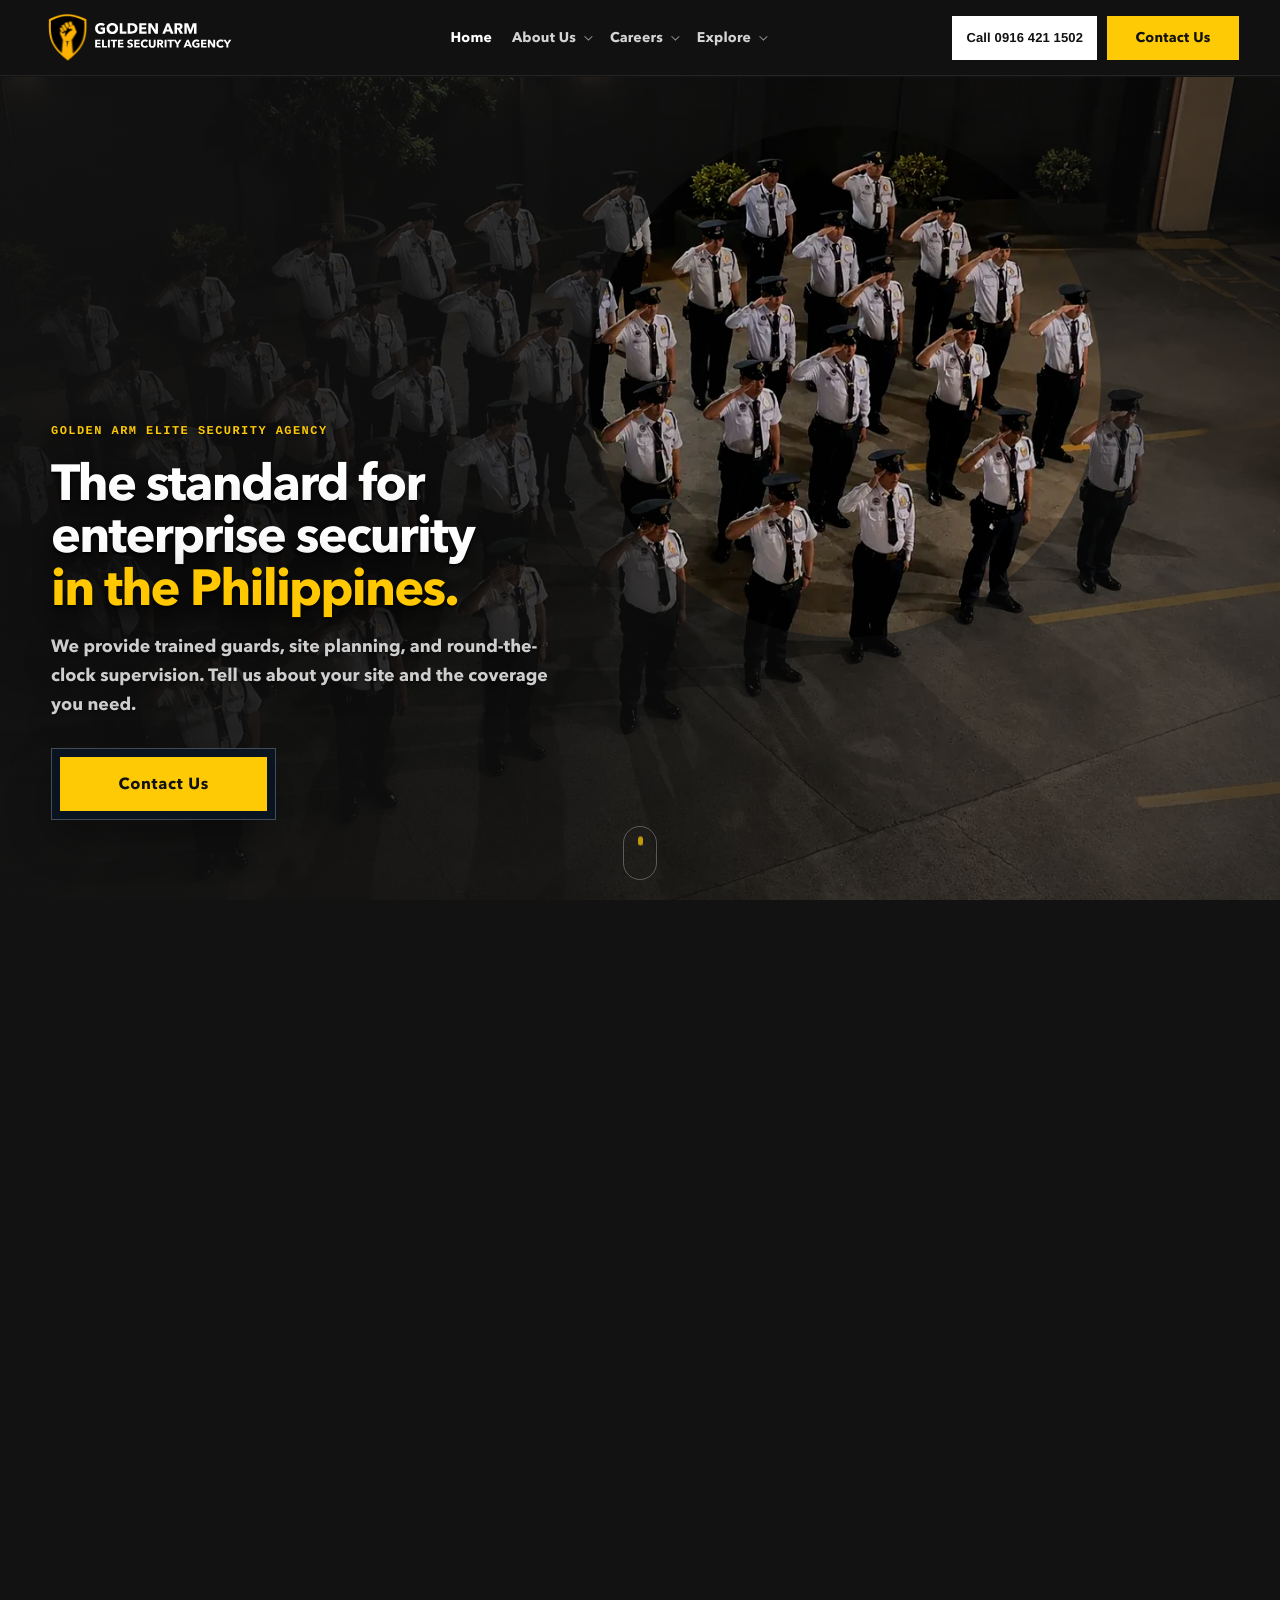
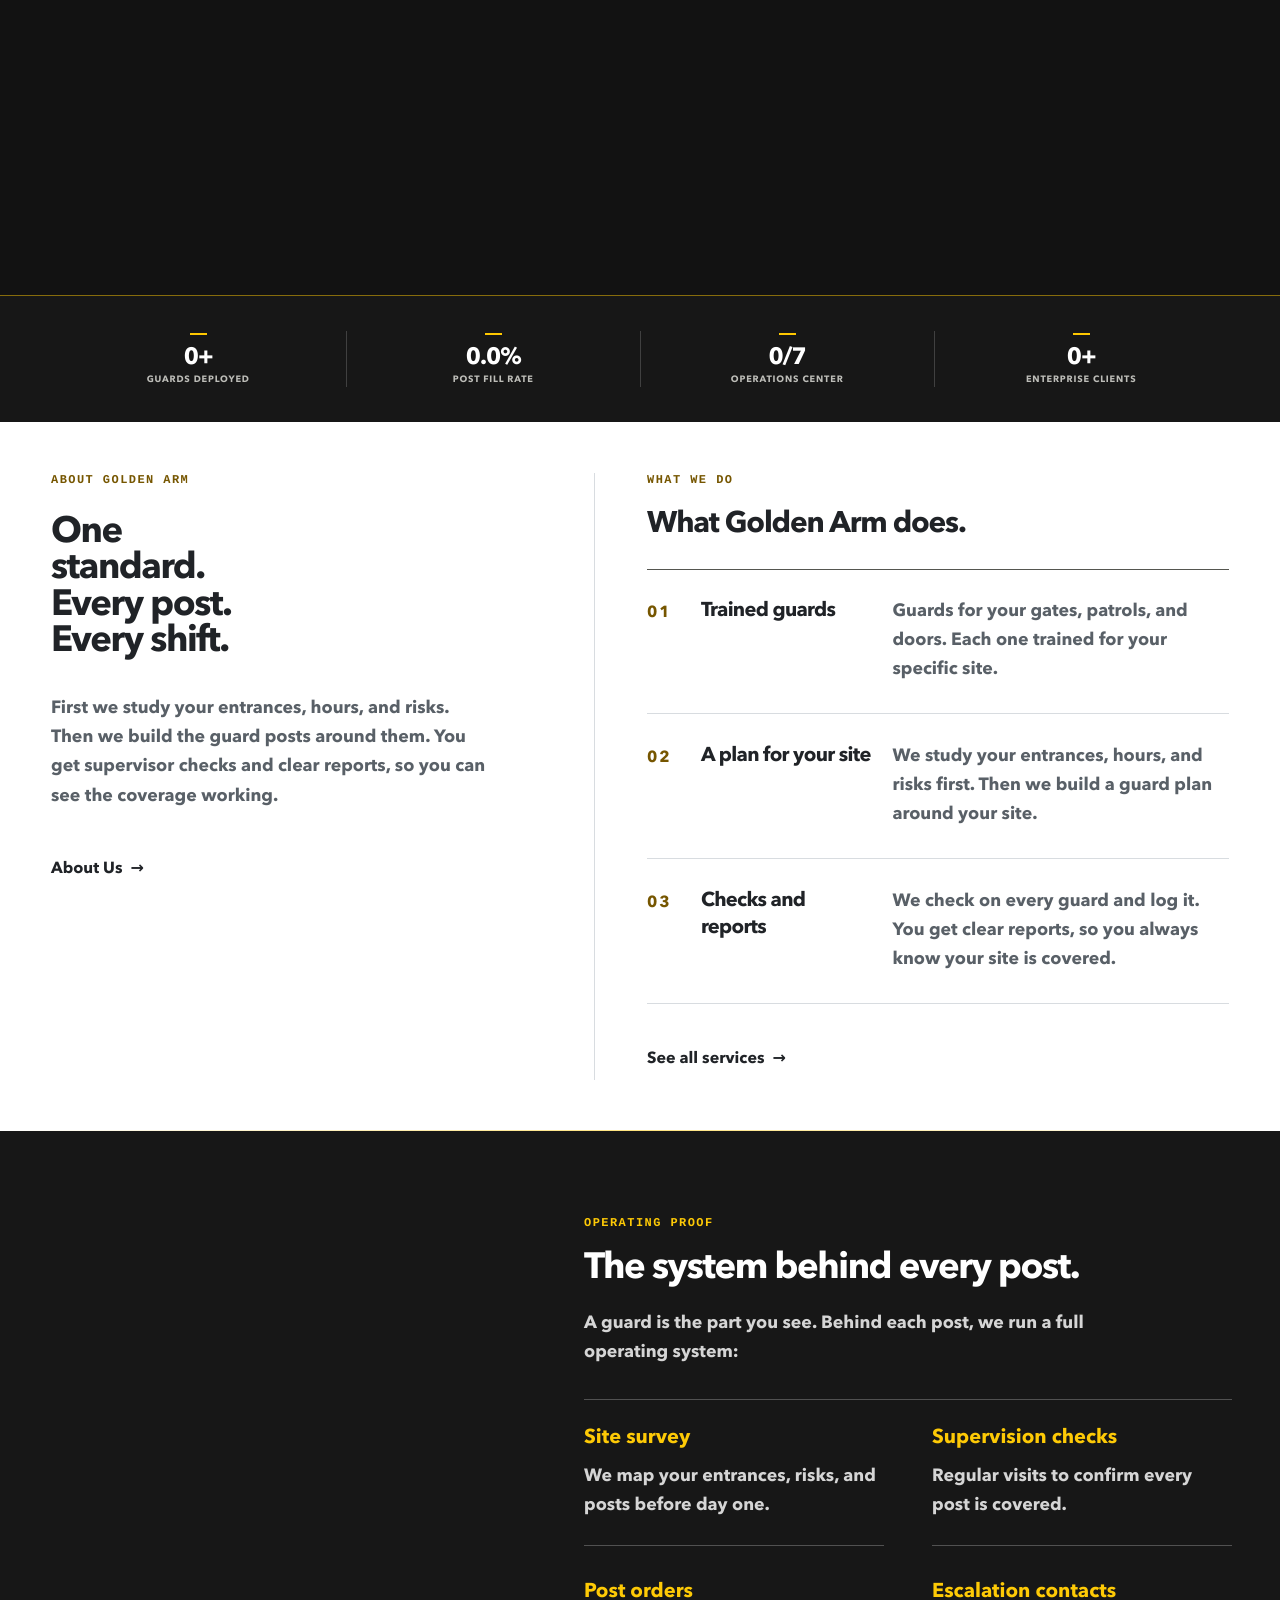
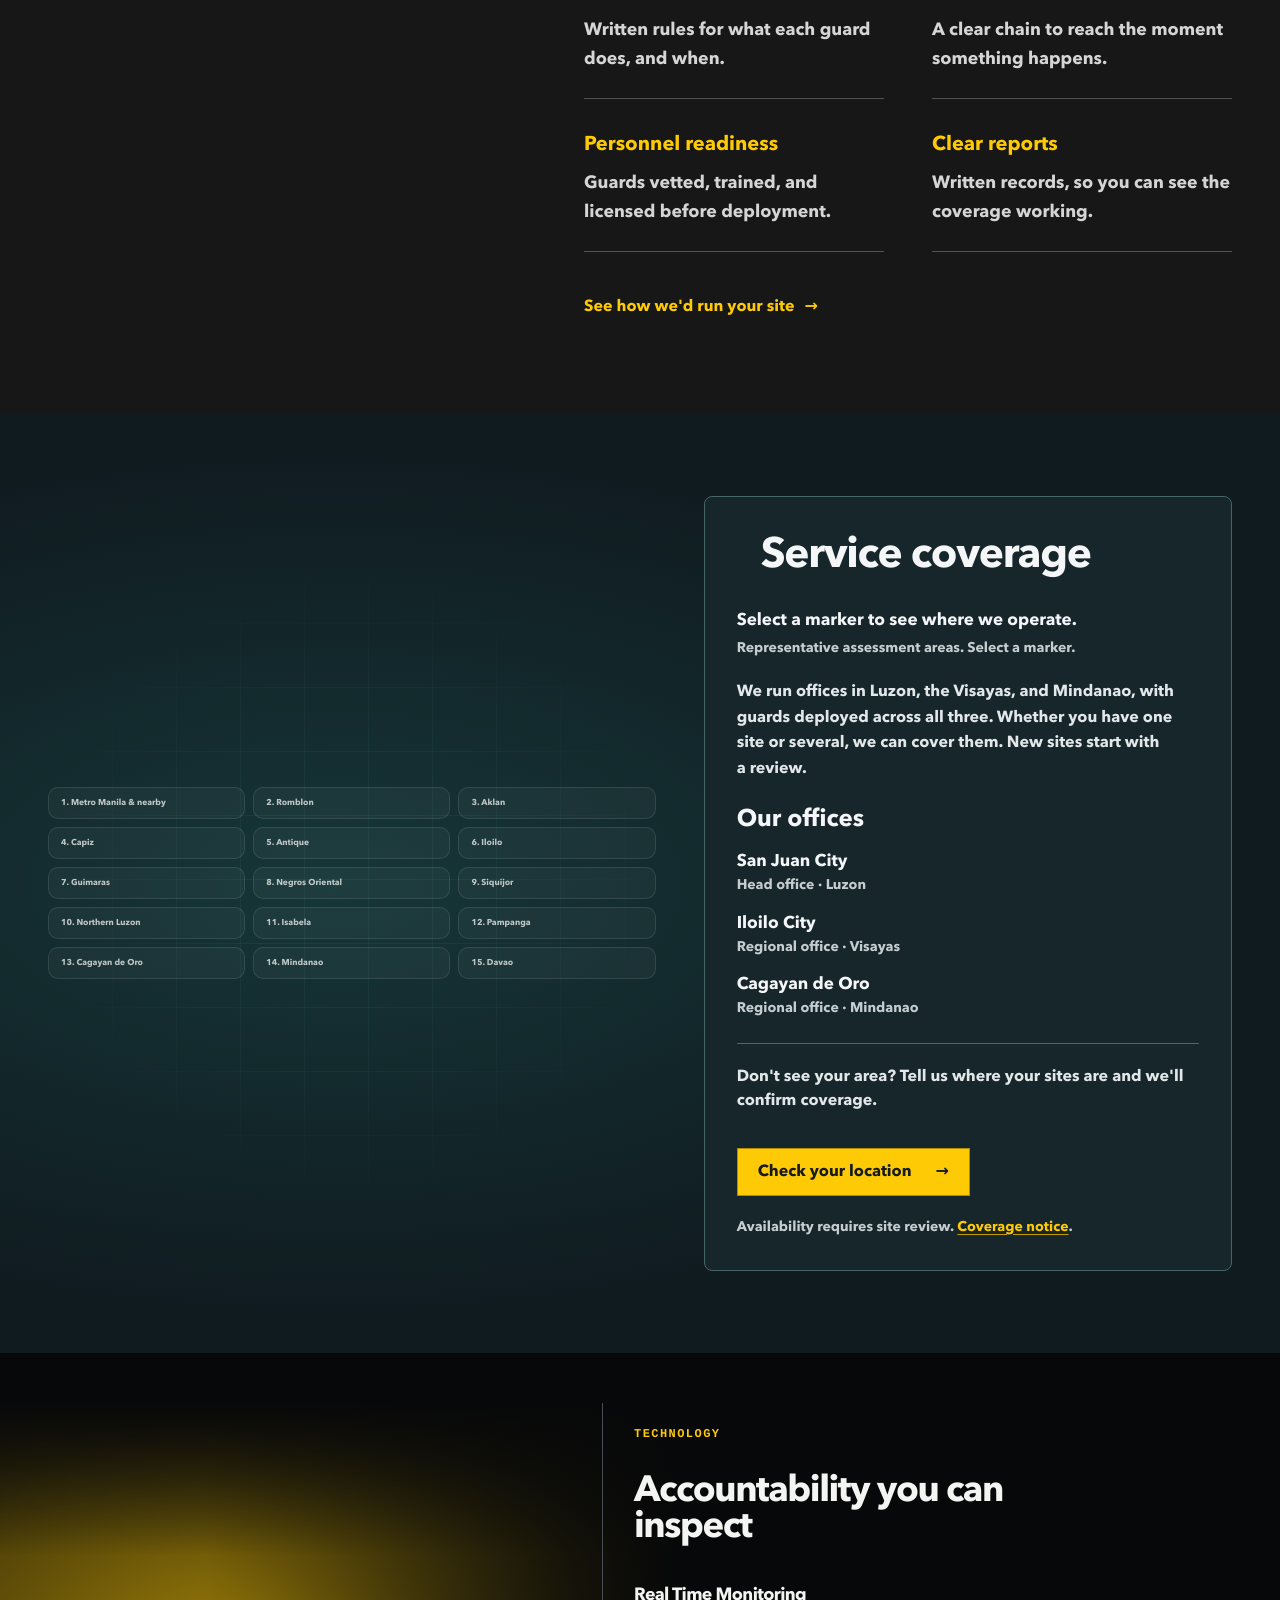
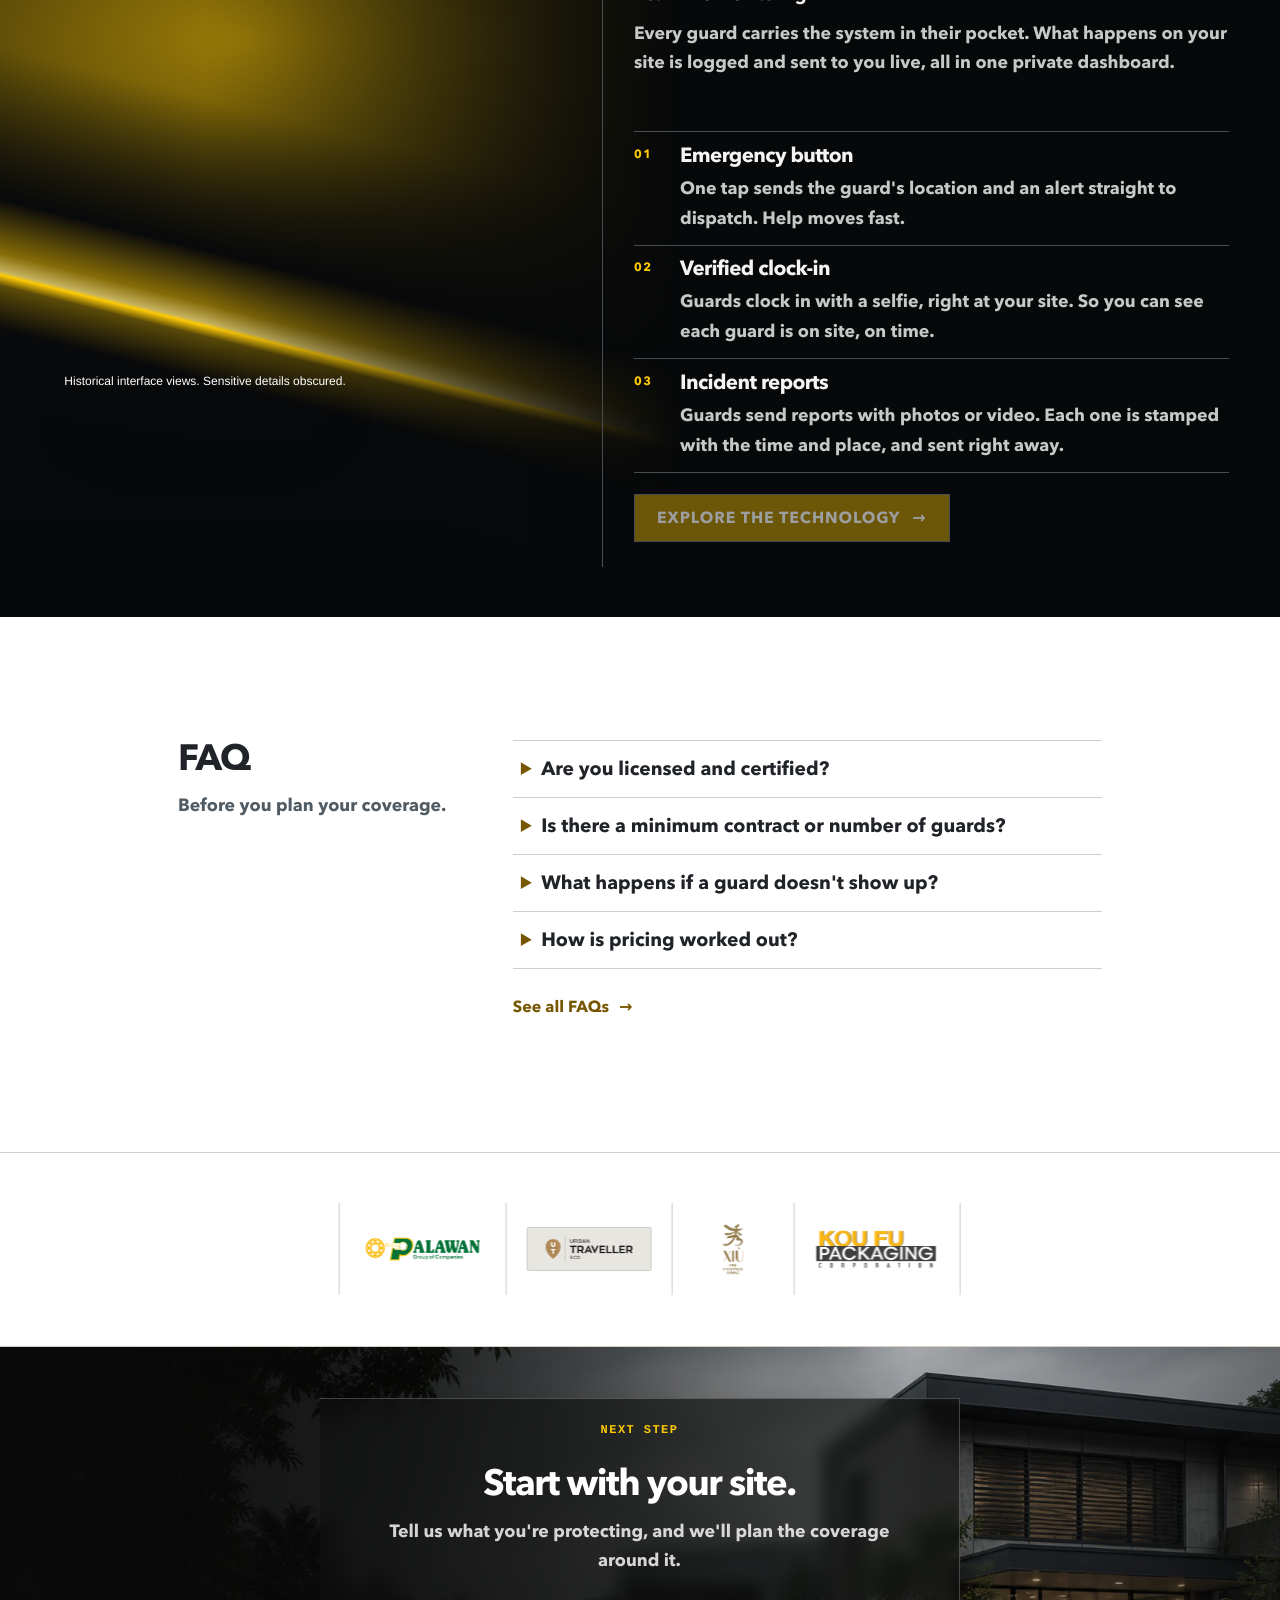
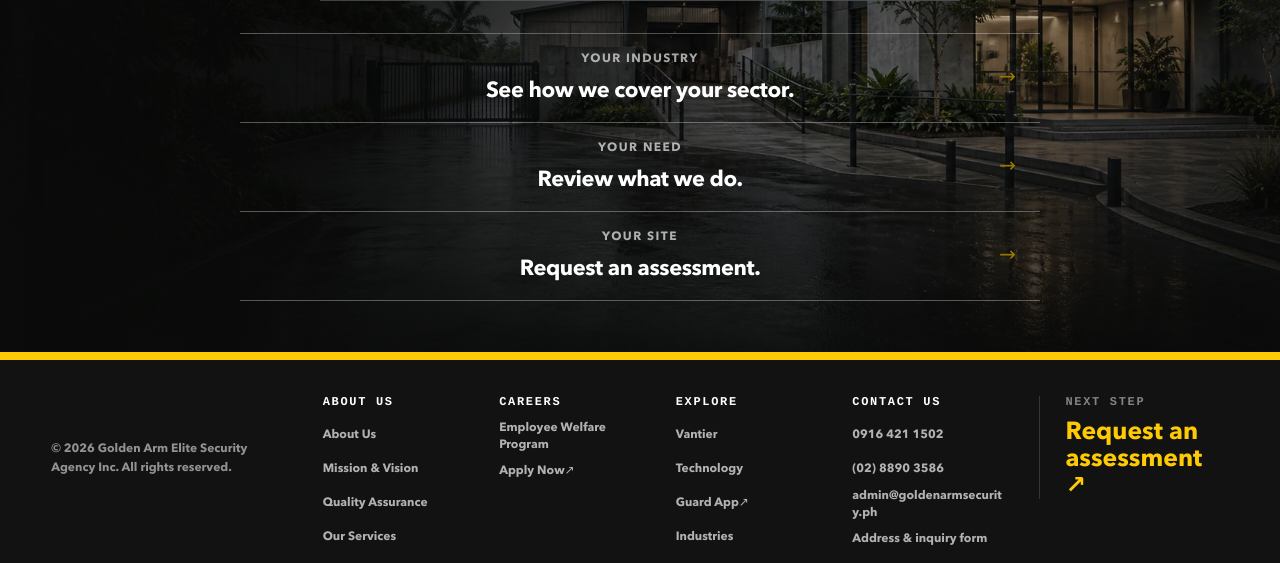
<file: operations/index.html>
<!doctype html>
<html lang="en">
  <head>
    <meta charset="UTF-8" />
    <meta name="viewport" content="width=device-width, initial-scale=1.0" />
    <title>Operating Proof | Golden Arm Security</title>
    <meta name="description" content="Golden Arm's operating model now appears in the operating proof section of the home page." />
    <meta name="robots" content="noindex, nofollow" />
    <link rel="canonical" href="https://golden-arm-security-reveal-phi.vercel.app/#operating-proof" />
    <meta http-equiv="refresh" content="0; url=/#operating-proof" />
  <meta name="robots" content="noindex,nofollow,noarchive">
</head>
  <body>
    <main aria-labelledby="page-title">
      <h1 id="page-title">Operations overview moved</h1>
      <p>Continue to <a href="/#operating-proof">Golden Arm's operating proof</a>.</p>
    </main>
  </body>
</html>
</file>
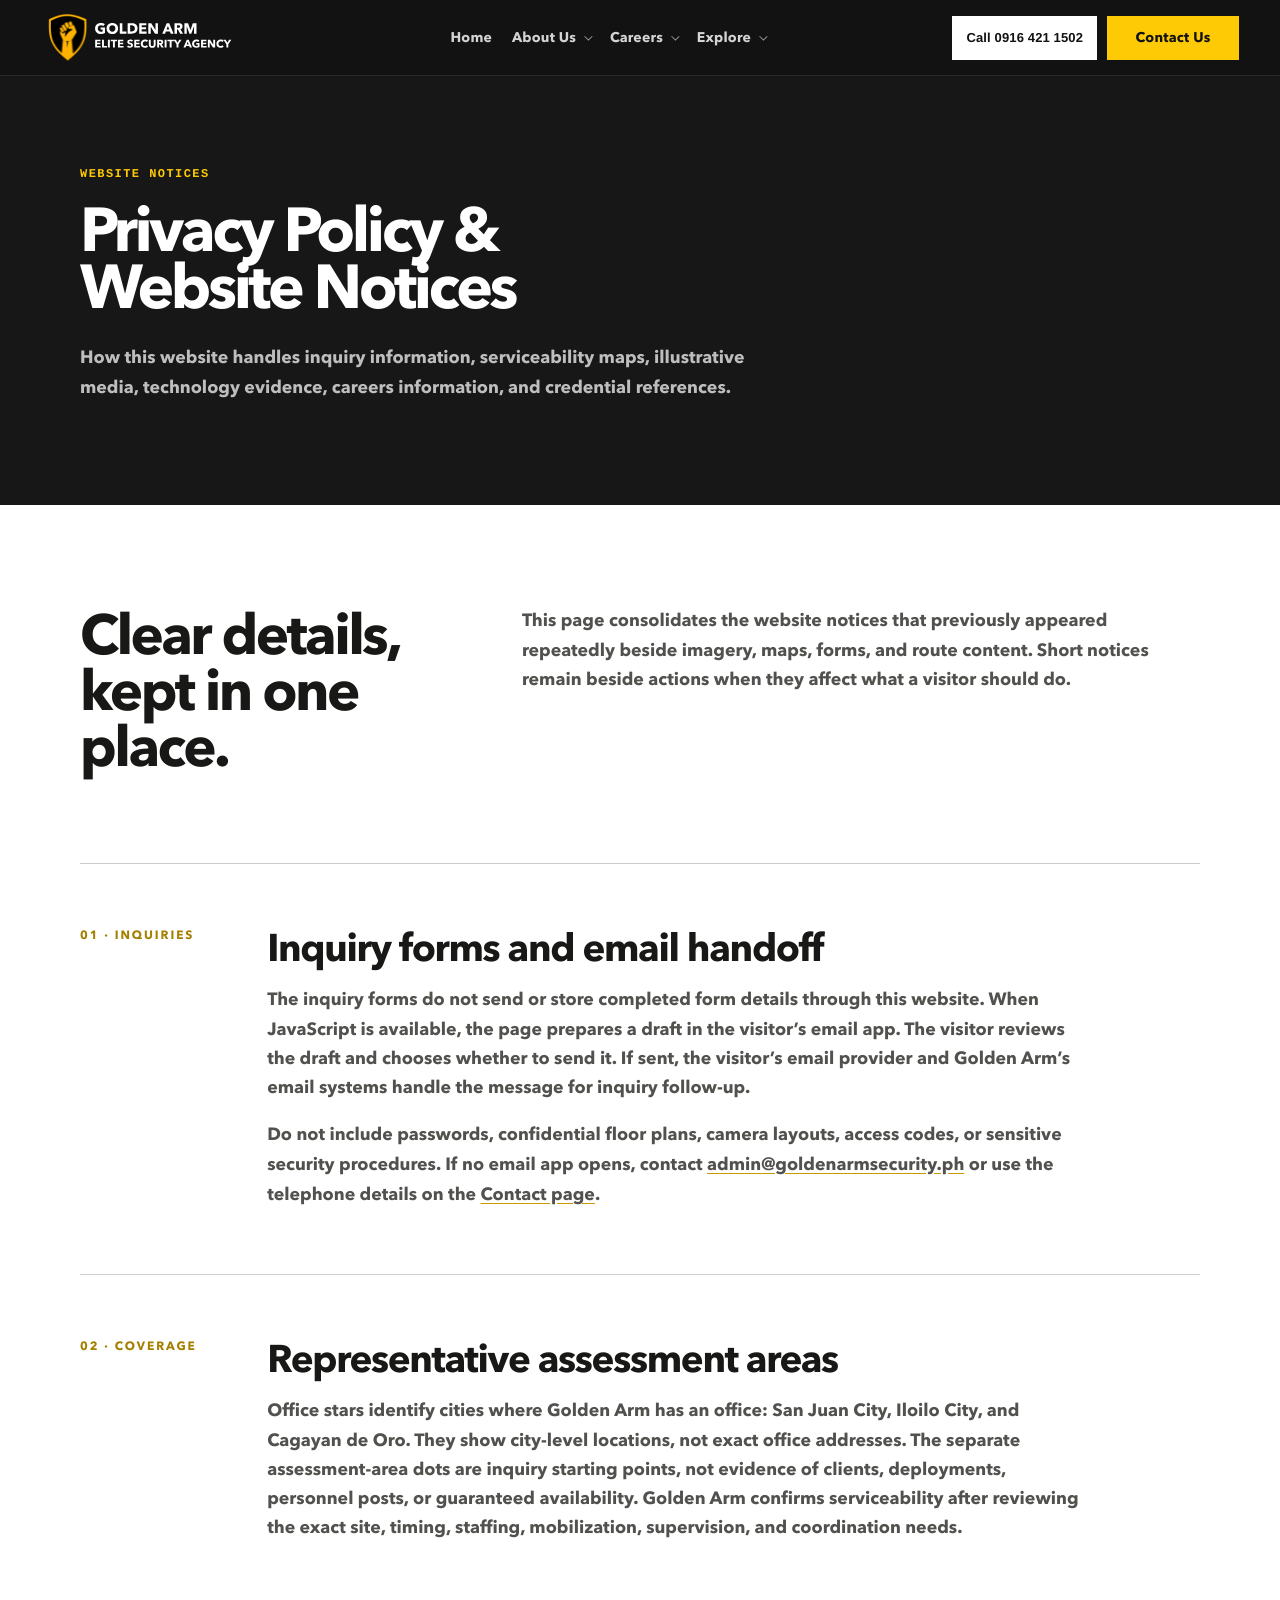
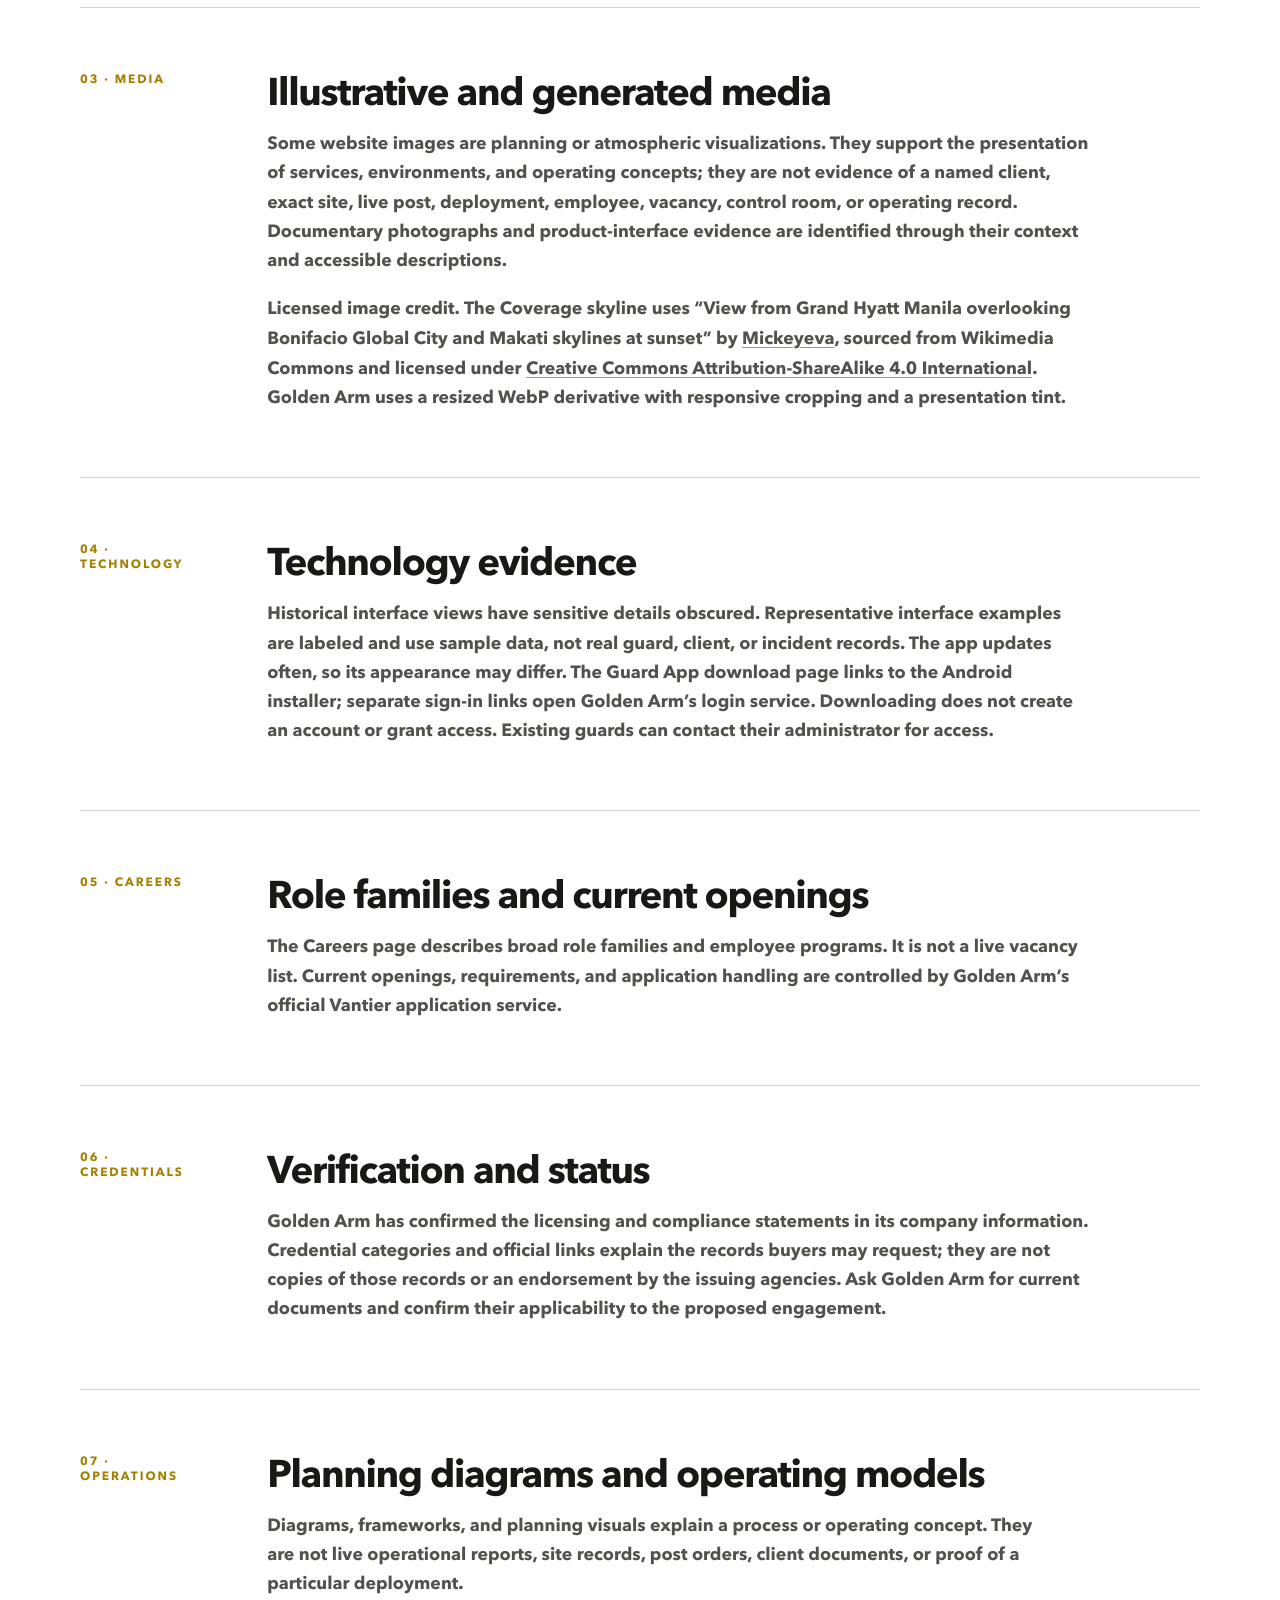
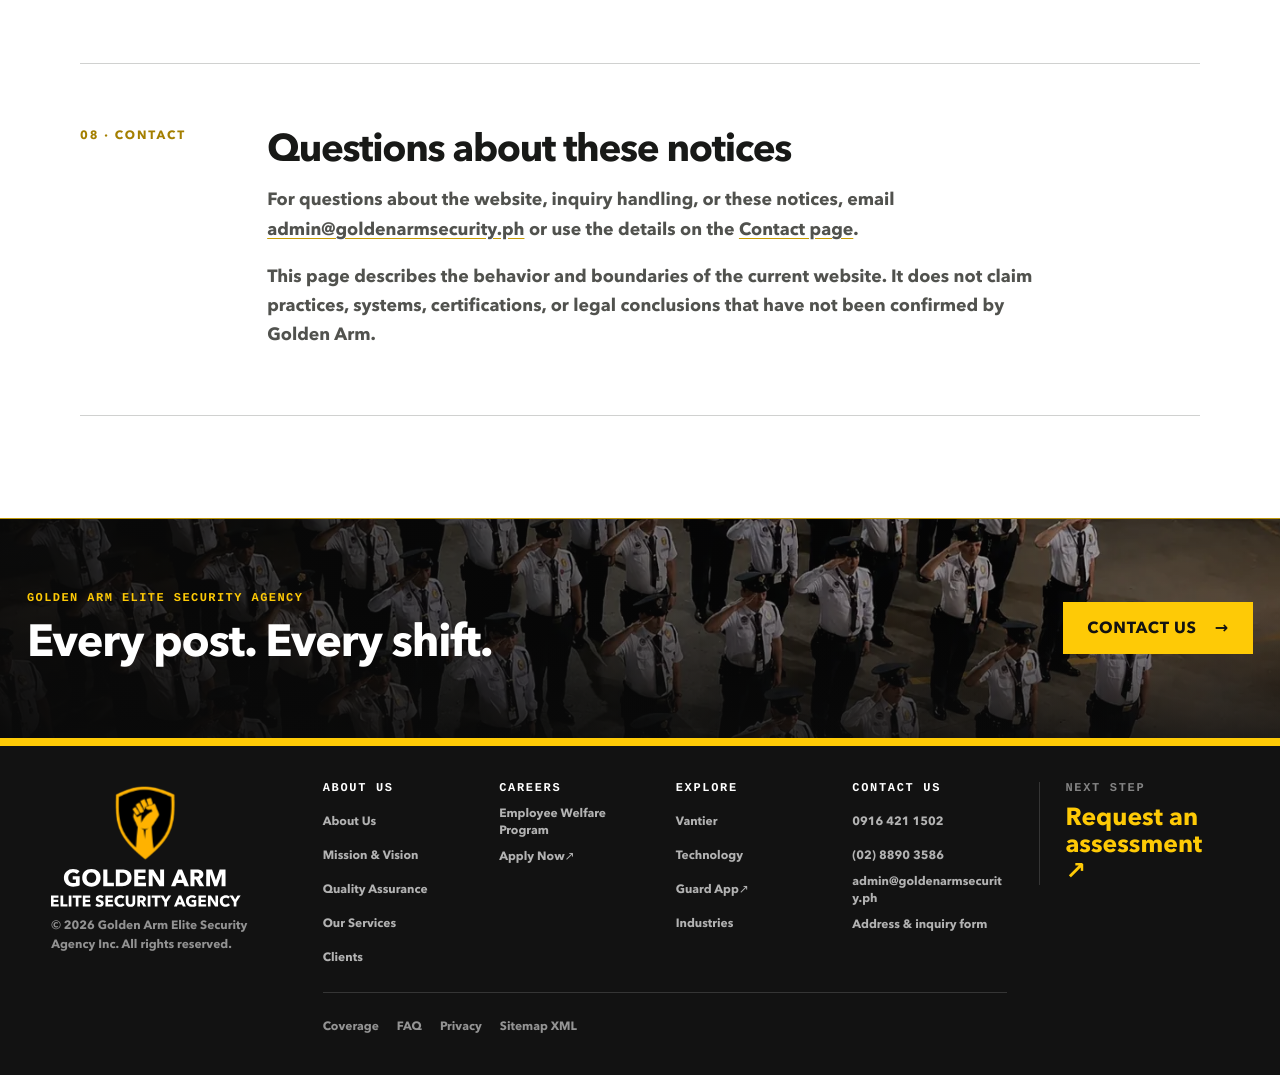
<file: privacy/index.html>
<!doctype html>
<html lang="en">
  <head>
    <meta charset="UTF-8" />
    <meta name="viewport" content="width=device-width, initial-scale=1.0" />
    <title>Privacy Policy &amp; Website Notices | Golden Arm Security</title>
    <meta name="description" content="Read Golden Arm Security's website notices for inquiry forms, coverage maps, illustrative media, technology evidence, careers, credentials, and operating models." />
    <meta name="robots" content="noindex, follow" />
    <meta name="author" content="Golden Arm Elite Security Agency Inc." />
    <meta name="copyright" content="© 2026 Golden Arm Elite Security Agency Inc. All rights reserved." />
    <meta name="theme-color" content="#121212" />
    <link rel="canonical" href="https://golden-arm-security-reveal-phi.vercel.app/privacy/" />
    <link rel="icon" type="image/png" sizes="32x32" href="/assets/favicon-32x32.png" />
    <link rel="icon" type="image/png" sizes="192x192" href="/assets/favicon-192x192.png" />
    <link rel="apple-touch-icon" sizes="180x180" href="/assets/apple-touch-icon.png" />
    <script type="module" crossorigin src="/assets/main-psAL9A-X.js"></script>
    <link rel="stylesheet" crossorigin href="/assets/main-CfH3XNFK.css">
  <link rel="stylesheet" href="/review-static/shared-footer.css">
<link rel="stylesheet" href="/review-static/shared-header-call.css">
<link rel="stylesheet" href="/review-static/footer-kv-compact.css">
<link rel="stylesheet" href="/review-static/responsive-polish.css">
<link rel="stylesheet" href="/review-static/responsive-typography.css">
</head>
  <body data-page="privacy" class="privacy-policy-final">
    <div id="app">
      <header class="site-header site-header--client-feedback" data-animate="nav">
        <a class="brand" href="/" aria-label="Golden Arm Elite Security Agency home">
          <img src="/assets/logo.svg" alt="Golden Arm Elite Security Agency" width="359" height="100" decoding="async" />
        </a>
        <button class="menu-toggle" type="button" aria-expanded="false" aria-controls="primary-nav"><span>Menu</span><i aria-hidden="true"></i></button>
        <nav id="primary-nav" class="nav-links" aria-label="Main navigation">
          <div class="nav-links__center">
            <a class="nav-direct" href="/">Home</a>
            <details class="nav-group" data-nav-menu="about">
              <summary>About Us</summary>
              <div class="nav-menu" aria-label="About Us pages">
                <a href="/about/">About Us</a>
                                                <a href="/services/">Our Services</a>
                              </div>
            </details>
            <details class="nav-group" data-nav-menu="careers">
              <summary>Careers</summary>
              <div class="nav-menu" aria-label="Careers pages">
                <a href="/careers/">Careers</a>
                                <a href="https://goldenarmelite.vantier.app/apply" target="_blank" rel="noopener noreferrer">Apply Now <span aria-hidden="true">↗</span></a>
              </div>
            </details>
            <details class="nav-group" data-nav-menu="explore">
              <summary>Explore</summary>
              <div class="nav-menu" aria-label="Explore pages">
                                <a href="/technology/">Technology</a>
                
                <a href="/industries/">Industries</a>
              </div>
            </details>
          </div>
          <div class="review-header-actions"><a class="nav-direct review-header-call" href="tel:+639164211502">Call 0916 421 1502</a><a class="nav-direct nav-direct--contact" href="/contact/">Contact Us</a></div>
        </nav>
      </header>

      <main id="top">
        <section class="privacy-hero" aria-labelledby="page-title">
          <div class="privacy-hero__inner">
            <p class="section-kicker">Website notices</p>
            <h1 id="page-title">Privacy Policy &amp; Website Notices</h1>
            <p>How this website handles inquiry information, serviceability maps, illustrative media, technology evidence, careers information, and credential references.</p>
          </div>
        </section>
        <article class="privacy-policy" aria-labelledby="privacy-intro-title">
          <header class="privacy-policy__intro">
            <h2 id="privacy-intro-title">Clear details, kept in one place.</h2>
            <p>This page consolidates the website notices that previously appeared repeatedly beside imagery, maps, forms, and route content. Short notices remain beside actions when they affect what a visitor should do.</p>
          </header>
          <div class="privacy-policy__sections">
            <section id="inquiries" class="privacy-notice" aria-labelledby="privacy-inquiries-title"><span class="privacy-notice__index">01 · Inquiries</span><div><h2 id="privacy-inquiries-title">Inquiry forms and email handoff</h2><p>The inquiry forms do not send or store completed form details through this website. When JavaScript is available, the page prepares a draft in the visitor’s email app. The visitor reviews the draft and chooses whether to send it. If sent, the visitor’s email provider and Golden Arm’s email systems handle the message for inquiry follow-up.</p><p>Do not include passwords, confidential floor plans, camera layouts, access codes, or sensitive security procedures. If no email app opens, contact <a href="mailto:admin@goldenarmsecurity.ph">admin@goldenarmsecurity.ph</a> or use the telephone details on the <a href="/contact/">Contact page</a>.</p></div></section>
            <section id="coverage" class="privacy-notice" aria-labelledby="privacy-coverage-title"><span class="privacy-notice__index">02 · Coverage</span><div><h2 id="privacy-coverage-title">Representative assessment areas</h2><p>Office stars identify cities where Golden Arm has an office: San Juan City, Iloilo City, and Cagayan de Oro. They show city-level locations, not exact office addresses. The separate assessment-area dots are inquiry starting points, not evidence of clients, deployments, personnel posts, or guaranteed availability. Golden Arm confirms serviceability after reviewing the exact site, timing, staffing, mobilization, supervision, and coordination needs.</p></div></section>
            <section id="media" class="privacy-notice" aria-labelledby="privacy-media-title"><span class="privacy-notice__index">03 · Media</span><div><h2 id="privacy-media-title">Illustrative and generated media</h2><p>Some website images are planning or atmospheric visualizations. They support the presentation of services, environments, and operating concepts; they are not evidence of a named client, exact site, live post, deployment, employee, vacancy, control room, or operating record. Documentary photographs and product-interface evidence are identified through their context and accessible descriptions.</p><p id="media-credits"><strong>Licensed image credit.</strong> The Coverage skyline uses “View from Grand Hyatt Manila overlooking Bonifacio Global City and Makati skylines at sunset” by <a href="https://commons.wikimedia.org/wiki/File:View_from_Grand_Hyatt_Manila_overlooking_Bonifacio_Global_City_and_Makati_skylines_at_sunset.jpg" target="_blank" rel="noopener noreferrer">Mickeyeva</a>, sourced from Wikimedia Commons and licensed under <a href="https://creativecommons.org/licenses/by-sa/4.0/" target="_blank" rel="noopener noreferrer">Creative Commons Attribution-ShareAlike 4.0 International</a>. Golden Arm uses a resized WebP derivative with responsive cropping and a presentation tint.</p></div></section>
            <section id="technology" class="privacy-notice" aria-labelledby="privacy-technology-title"><span class="privacy-notice__index">04 · Technology</span><div><h2 id="privacy-technology-title">Technology evidence</h2><p>Historical interface views have sensitive details obscured. Representative interface examples are labeled and use sample data, not real guard, client, or incident records. The app updates often, so its appearance may differ. The Guard App download page links to the Android installer; separate sign-in links open Golden Arm’s login service. Downloading does not create an account or grant access. Existing guards can contact their administrator for access.</p></div></section>
            <section id="careers" class="privacy-notice" aria-labelledby="privacy-careers-title"><span class="privacy-notice__index">05 · Careers</span><div><h2 id="privacy-careers-title">Role families and current openings</h2><p>The Careers page describes broad role families and employee programs. It is not a live vacancy list. Current openings, requirements, and application handling are controlled by Golden Arm’s official Vantier application service.</p></div></section>
            <section id="credentials" class="privacy-notice" aria-labelledby="privacy-credentials-title"><span class="privacy-notice__index">06 · Credentials</span><div><h2 id="privacy-credentials-title">Verification and status</h2><p>Golden Arm has confirmed the licensing and compliance statements in its company information. Credential categories and official links explain the records buyers may request; they are not copies of those records or an endorsement by the issuing agencies. Ask Golden Arm for current documents and confirm their applicability to the proposed engagement.</p></div></section>
            <section id="operations" class="privacy-notice" aria-labelledby="privacy-operations-title"><span class="privacy-notice__index">07 · Operations</span><div><h2 id="privacy-operations-title">Planning diagrams and operating models</h2><p>Diagrams, frameworks, and planning visuals explain a process or operating concept. They are not live operational reports, site records, post orders, client documents, or proof of a particular deployment.</p></div></section>
            <section id="contact" class="privacy-notice" aria-labelledby="privacy-contact-title"><span class="privacy-notice__index">08 · Contact</span><div><h2 id="privacy-contact-title">Questions about these notices</h2><p>For questions about the website, inquiry handling, or these notices, email <a href="mailto:admin@goldenarmsecurity.ph">admin@goldenarmsecurity.ph</a> or use the details on the <a href="/contact/">Contact page</a>.</p><p>This page describes the behavior and boundaries of the current website. It does not claim practices, systems, certifications, or legal conclusions that have not been confirmed by Golden Arm.</p></div></section>
          </div>
        </article>
              <aside class="home-prefooter-kv site-closing-banner" aria-label="Golden Arm next step">
          <div class="home-prefooter-kv__media" aria-hidden="true">
            <img src="/assets/ga-drive/operations/hero-lineup-optimized.webp" alt="" width="1448" height="1086" loading="lazy" decoding="async" />
          </div>
          <div class="section-shell home-prefooter-kv__inner">
            <p class="section-kicker">Golden Arm Elite Security Agency</p>
            <p class="home-prefooter-kv__line">Every post. Every shift.</p>
            <a class="home-prefooter-kv__action" href="/contact/">Contact Us <span aria-hidden="true">→</span></a>
          </div>
        </aside>
</main>

      <footer class="site-footer site-footer--client-feedback">
        <div class="site-footer__inner">
          <div class="site-footer__brand">
            <a href="/" aria-label="Golden Arm Elite Security Agency home"><img src="/assets/footer-logo.svg" alt="Golden Arm Elite Security Agency" width="226" height="149" decoding="async" loading="lazy" /></a>
            <p>© <span data-year></span> Golden Arm Elite Security Agency Inc. All rights reserved.</p>
          </div>
          <nav class="site-footer__sitemap" aria-label="Website sitemap">
            <div class="site-footer__links">
              <section class="site-footer__group" aria-labelledby="footer-about-title">
                <h2 id="footer-about-title">About Us</h2>
                <ul>
                  <li><a href="/about/">About Us</a></li>
                  <li><a href="/about/#mission-vision">Mission &amp; Vision</a></li>
                  <li><a href="/about/#quality-assurance">Quality Assurance</a></li>
                  <li><a href="/services/">Our Services</a></li>
                  <li><a href="/about/#clients">Clients</a></li>
                </ul>
              </section>
              <section class="site-footer__group" aria-labelledby="footer-careers-title">
                <h2 id="footer-careers-title">Careers</h2>
                <ul>
                  <li><a href="/careers/#careers">Employee Welfare Program</a></li>
                  <li><a href="https://goldenarmelite.vantier.app/apply" target="_blank" rel="noopener noreferrer">Apply Now <span aria-hidden="true">↗</span></a></li>
                </ul>
              </section>
              <section class="site-footer__group" aria-labelledby="footer-explore-title">
                <h2 id="footer-explore-title">Explore</h2>
                <ul>
                  <li><a href="/technology/#vantier">Vantier</a></li>
                  <li><a href="/technology/">Technology</a></li>
                  <li><a href="https://goldenarmelite.vantier.app/" target="_blank" rel="noopener noreferrer">Guard App <span aria-hidden="true">↗</span></a></li>
                  <li><a href="/industries/">Industries</a></li>
                </ul>
              </section>
              <section class="site-footer__group" aria-labelledby="footer-contact-title">
                <h2 id="footer-contact-title">Contact Us</h2>
                <ul>
                  <li><a href="tel:+639164211502">0916 421 1502</a></li>
                  <li><a href="tel:+63288903586">(02) 8890 3586</a></li>
                  <li><a href="mailto:admin@goldenarmsecurity.ph">admin@goldenarmsecurity.ph</a></li>
                  <li><a href="/contact/#contact">Address &amp; inquiry form</a></li>
                </ul>
              </section>
            </div>
            <div class="site-footer__direct" aria-label="Utility links">
              <a href="/coverage/">Coverage</a>
              <a href="/faq/">FAQ</a>
              <a href="/privacy/" aria-current="page">Privacy</a>
              <a href="/sitemap.xml">Sitemap XML</a>
            </div>
          </nav>
          <div class="site-footer__action">
            <span>Next step</span>
            <a href="/contact/#contact">Request an assessment <i aria-hidden="true">↗</i></a>
          </div>
        </div>
      </footer>
      <nav class="mobile-action-bar" aria-label="Mobile contact actions">
        <a class="mobile-action-bar__assessment" href="/contact/">Request assessment</a>
      </nav>
    </div>
  </body>
</html>
</file>
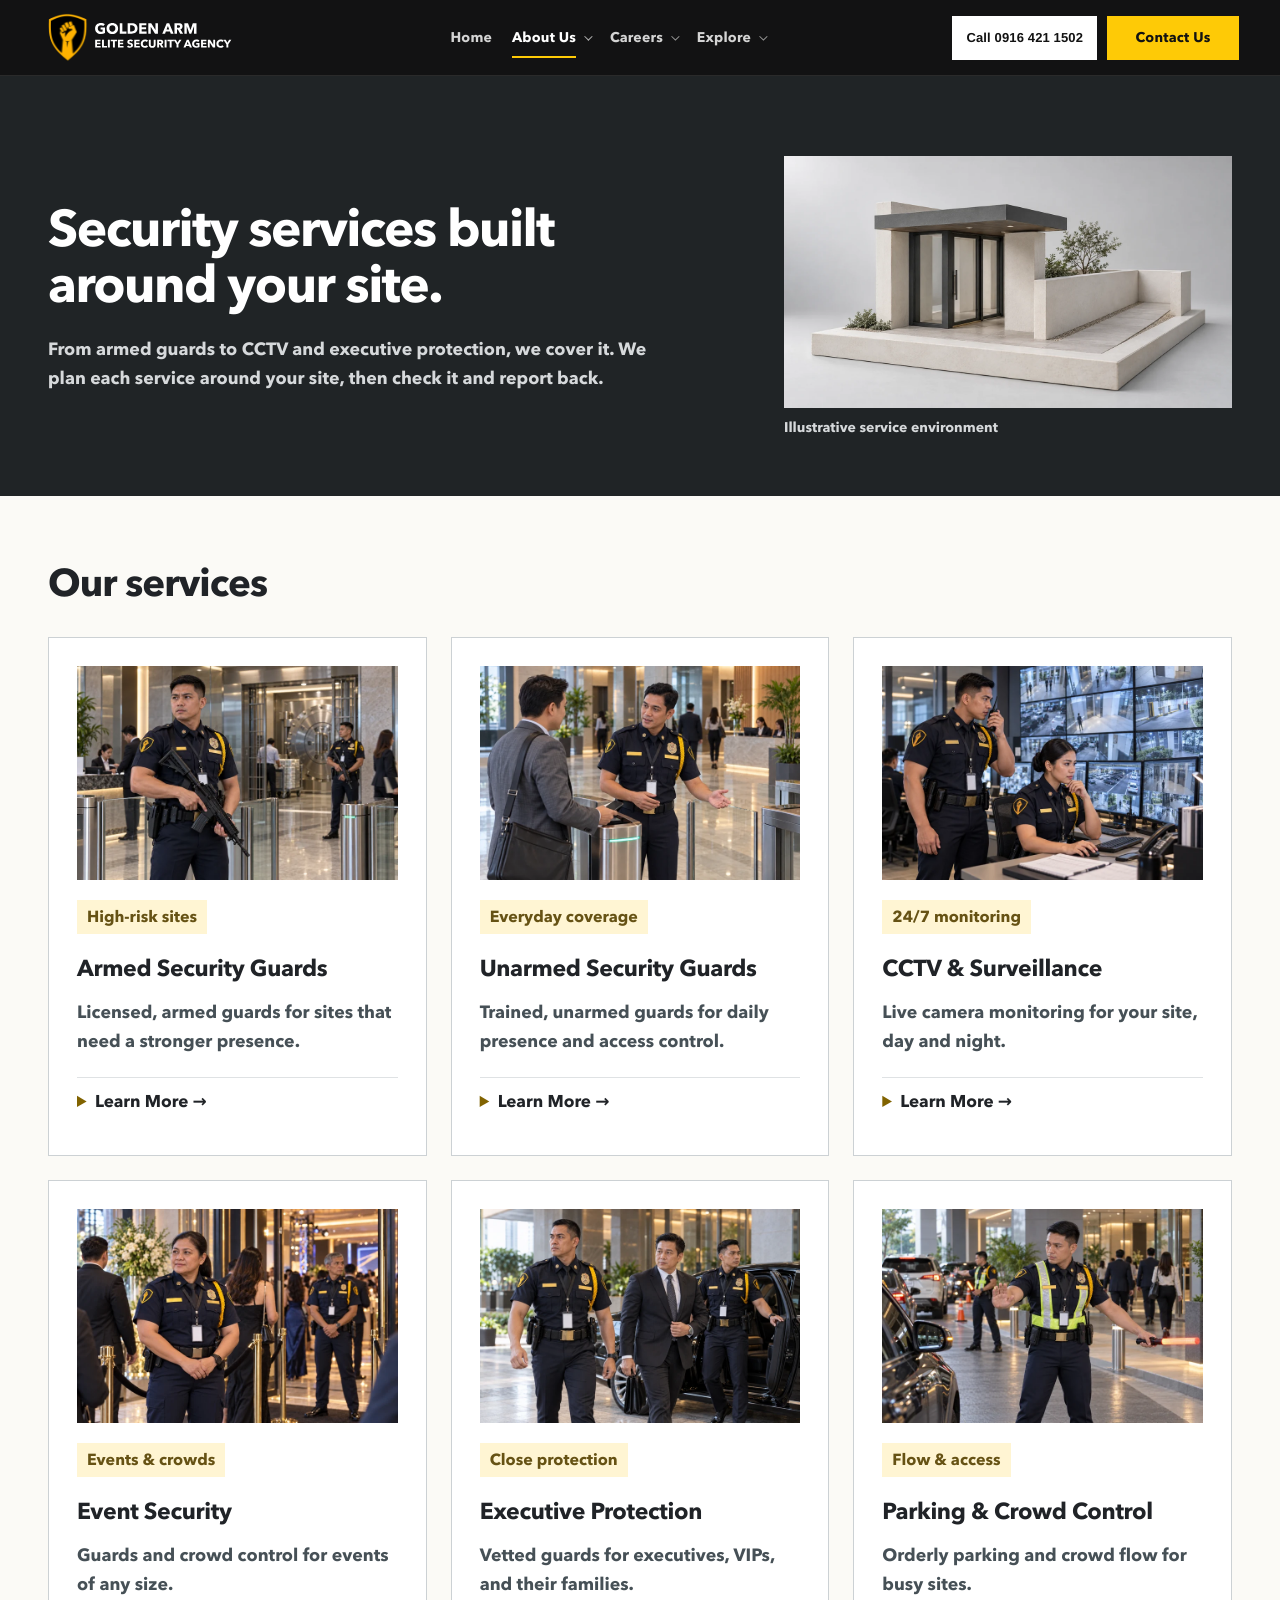
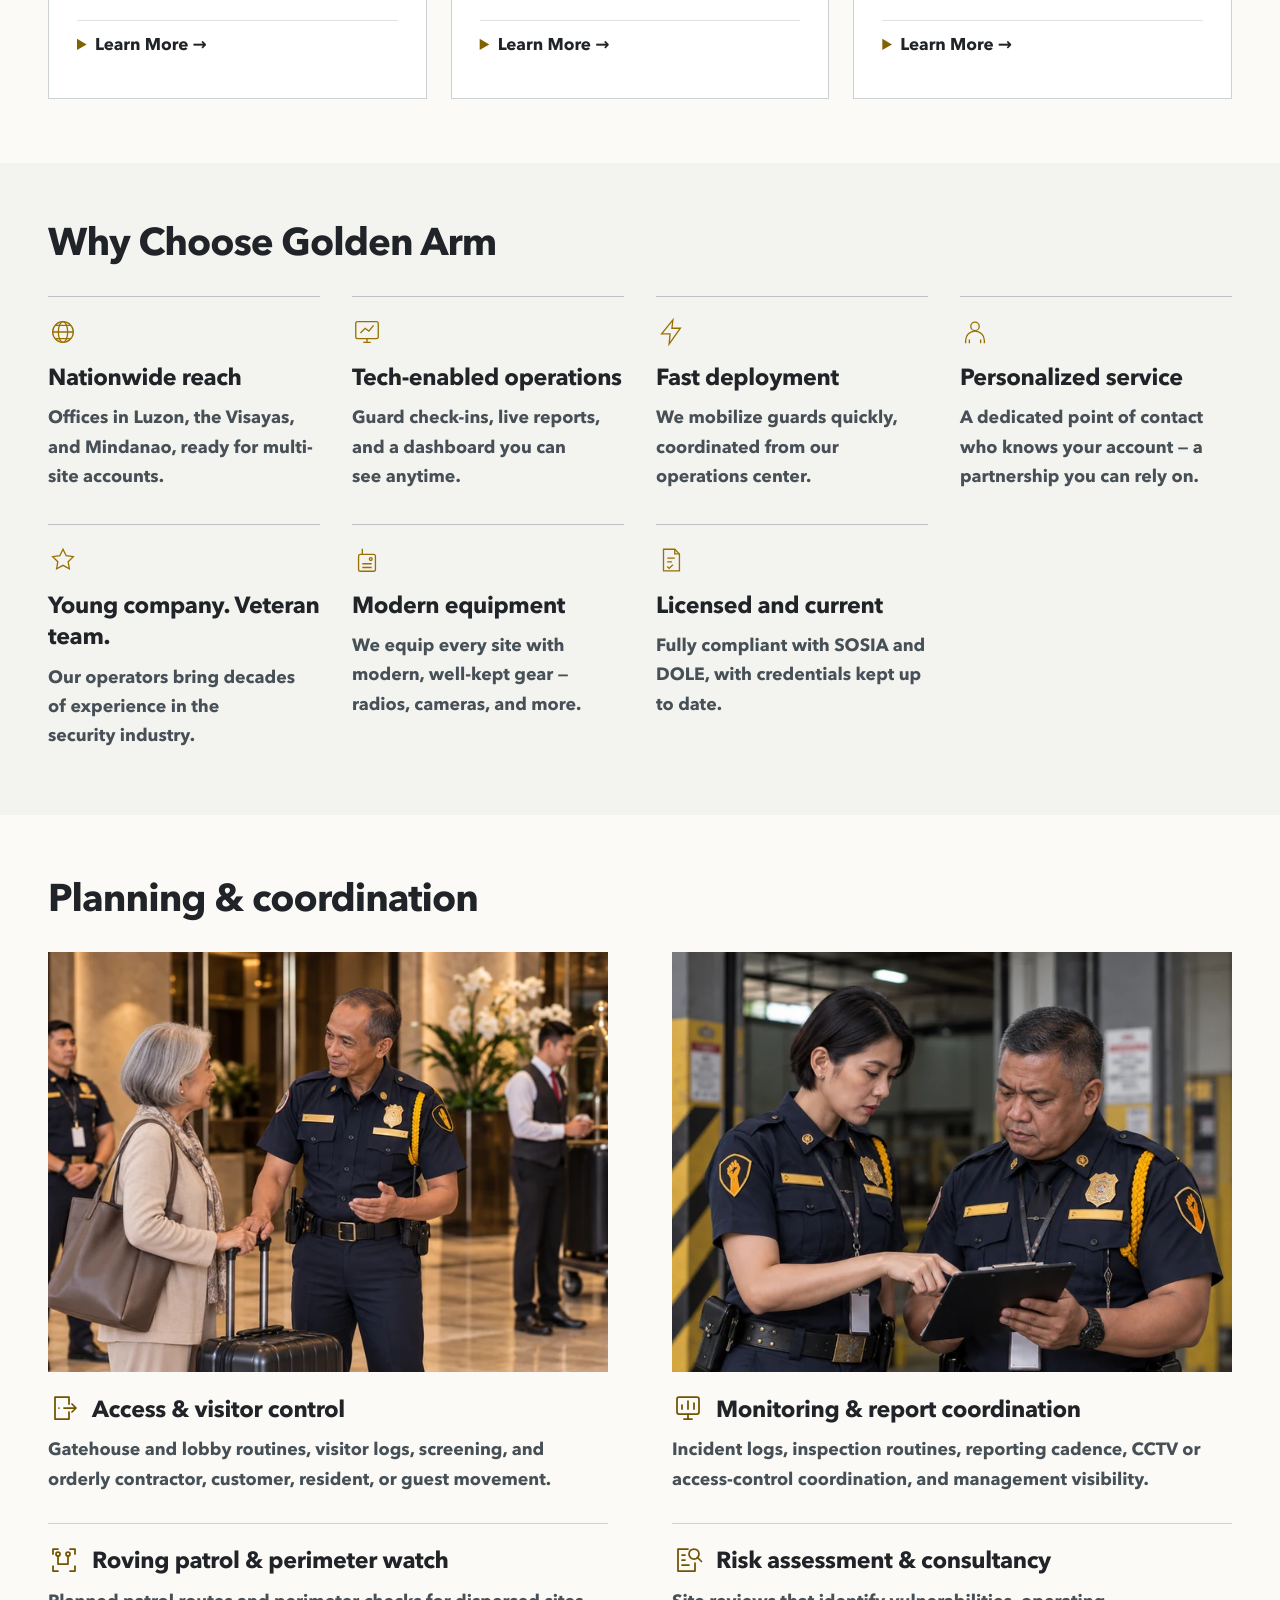
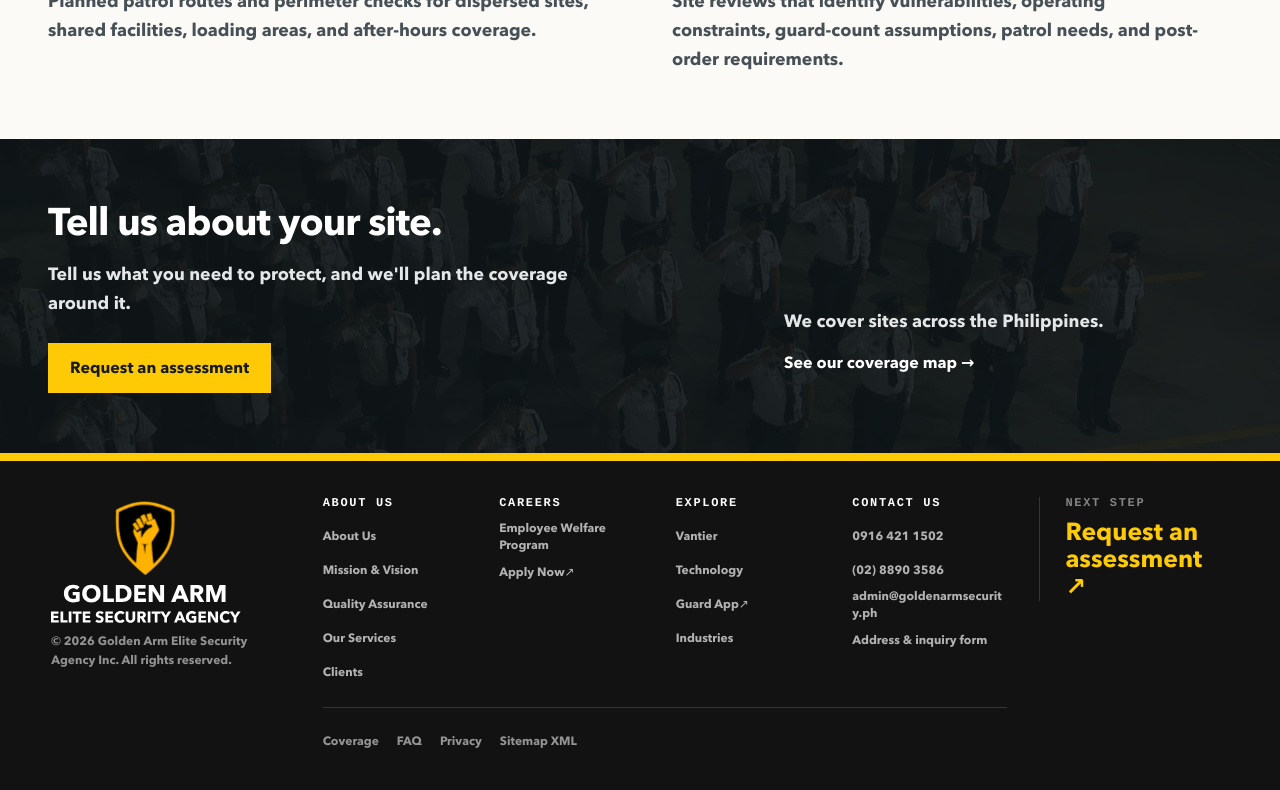
<file: services/index.html>
<!doctype html>
<html lang="en">
  <head>
    <meta charset="UTF-8" />
    <meta name="viewport" content="width=device-width, initial-scale=1.0" />
    <title>Security Services in the Philippines | Golden Arm</title>
    <meta name="description" content="Armed and unarmed guards, CCTV, event security, executive protection, and crowd control — planned around your site. Serving businesses across the Philippines." />
    <meta name="robots" content="index, follow, max-image-preview:large" />
    <meta name="author" content="Golden Arm Elite Security Agency Inc." />
    <meta name="copyright" content="© 2026 Golden Arm Elite Security Agency Inc. All rights reserved." />
    <meta name="theme-color" content="#121212" />
    <meta name="geo.region" content="PH-00" />
    <meta name="geo.placename" content="San Juan City, Metro Manila, Philippines" />
    <link rel="canonical" href="https://golden-arm-security-reveal-phi.vercel.app/services/" />

    <meta property="og:site_name" content="Golden Arm Elite Security Agency" />
    <meta property="og:title" content="Security Services in the Philippines | Golden Arm" />
    <meta property="og:description" content="Armed and unarmed guards, CCTV, event security, executive protection, and crowd control — planned around your site. Serving businesses across the Philippines." />
    <meta property="og:type" content="website" />
    <meta property="og:url" content="https://golden-arm-security-reveal-phi.vercel.app/services/" />
    <meta property="og:image" content="https://golden-arm-security-reveal-phi.vercel.app/review-static/client-copy/social/services.png" />
    <meta property="og:image:secure_url" content="https://golden-arm-security-reveal-phi.vercel.app/review-static/client-copy/social/services.png" />
    <meta property="og:image:type" content="image/png" />
    <meta property="og:image:width" content="1200" />
    <meta property="og:image:height" content="630" />
    <meta property="og:image:alt" content="Golden Arm — Security Services in the Philippines" />
    <meta property="og:locale" content="en_PH" />

    <meta name="twitter:card" content="summary_large_image" />
    <meta name="twitter:title" content="Security Services in the Philippines | Golden Arm" />
    <meta name="twitter:description" content="Armed and unarmed guards, CCTV, event security, executive protection, and crowd control — planned around your site. Serving businesses across the Philippines." />
    <meta name="twitter:image" content="https://golden-arm-security-reveal-phi.vercel.app/review-static/client-copy/social/services.png" />
    <meta name="twitter:image:alt" content="Golden Arm — Security Services in the Philippines" />

    <link rel="icon" type="image/png" sizes="32x32" href="/assets/favicon-32x32.png" />
    <link rel="icon" type="image/png" sizes="192x192" href="/assets/favicon-192x192.png" />
    <link rel="apple-touch-icon" sizes="180x180" href="/assets/apple-touch-icon.png" />

    <script type="application/ld+json">
{
  "@context": "https://schema.org",
  "@graph": [
    {
      "@type": [
        "LocalBusiness",
        "ProfessionalService"
      ],
      "@id": "https://golden-arm-security-reveal-phi.vercel.app/#organization",
      "name": "Golden Arm Elite Security Agency Inc.",
      "legalName": "Golden Arm Elite Security Agency Inc.",
      "url": "https://golden-arm-security-reveal-phi.vercel.app/",
      "image": "https://golden-arm-security-reveal-phi.vercel.app/review-static/client-copy/social/services.png",
      "logo": "https://golden-arm-security-reveal-phi.vercel.app/assets/logo.svg",
      "email": "admin@goldenarmsecurity.ph",
      "telephone": [
        "+63-2-8890-3586",
        "+63-916-421-1502"
      ],
      "address": {
        "@type": "PostalAddress",
        "streetAddress": "131 Richer Point, Oscar Arellano St.",
        "addressLocality": "San Juan City",
        "addressRegion": "Metro Manila",
        "addressCountry": "PH"
      },
      "areaServed": [
        {
          "@type": "AdministrativeArea",
          "name": "Metro Manila"
        },
        {
          "@type": "Country",
          "name": "Philippines"
        }
      ],
      "priceRange": "Contact for quote",
      "description": "Golden Arm plans security guard deployment, project-managed site assessment, compliance documentation, training, supervision, reporting, and applicant recruitment from its Metro Manila base.",
      "knowsAbout": [
        "Security guard services",
        "Security guard deployment",
        "Project-managed security operations",
        "Site risk assessment",
        "Security supervision",
        "Incident reporting",
        "Event security",
        "Industrial security",
        "Commercial security",
        "Residential security",
        "Access control",
        "Patrol operations",
        "Security operations technology",
        "Security personnel recruitment"
      ]
    },
    {
      "@type": "WebSite",
      "@id": "https://golden-arm-security-reveal-phi.vercel.app/#website",
      "url": "https://golden-arm-security-reveal-phi.vercel.app/",
      "name": "Golden Arm Elite Security Agency",
      "publisher": {
        "@id": "https://golden-arm-security-reveal-phi.vercel.app/#organization"
      },
      "inLanguage": "en-PH"
    },
    {
      "@type": "WebPage",
      "@id": "https://golden-arm-security-reveal-phi.vercel.app/services/#webpage",
      "url": "https://golden-arm-security-reveal-phi.vercel.app/services/",
      "name": "Security Services in the Philippines | Golden Arm",
      "description": "Armed and unarmed guards, CCTV, event security, executive protection, and crowd control — planned around your site. Serving businesses across the Philippines.",
      "isPartOf": {
        "@id": "https://golden-arm-security-reveal-phi.vercel.app/#website"
      },
      "about": {
        "@id": "https://golden-arm-security-reveal-phi.vercel.app/#organization"
      },
      "primaryImageOfPage": "https://golden-arm-security-reveal-phi.vercel.app/review-static/client-copy/social/services.png",
      "inLanguage": "en-PH"
    }
  ]
}
</script>
    <script type="module" crossorigin src="/assets/main-psAL9A-X.js"></script>
    <link rel="stylesheet" crossorigin href="/assets/main-CfH3XNFK.css">
    <link rel="stylesheet" crossorigin href="/assets/services-CVrzBfIU.css">
  <link rel="stylesheet" href="/review-static/shared-footer.css">
<link rel="stylesheet" href="/review-static/shared-header-call.css">
<link rel="stylesheet" href="/review-static/services-refinement.css">
<link rel="stylesheet" href="/review-static/services-direction.css">
<link rel="stylesheet" href="/review-static/footer-kv-compact.css">
<link rel="stylesheet" href="/review-static/client-copy/base.css">
<link rel="stylesheet" href="/review-static/client-copy/services.css">
<link rel="stylesheet" href="/review-static/responsive-polish.css">
<link rel="stylesheet" href="/review-static/client-feedback-secondary.css">
<link rel="stylesheet" href="/review-static/owner-image-icon-refinements.css">
<link rel="stylesheet" href="/review-static/services-planning-media.css">
<link rel="stylesheet" href="/review-static/responsive-typography.css">
</head>
  <body class="services-final services-photo-led services-refined" data-page="services">
    <div id="app">
      <header class="site-header site-header--client-feedback" data-animate="nav">
        <a class="brand" href="/" aria-label="Golden Arm Elite Security Agency home">
          <img src="/assets/logo.svg" alt="Golden Arm Elite Security Agency" width="359" height="100" decoding="async" />
        </a>
        <button class="menu-toggle" type="button" aria-expanded="false" aria-controls="primary-nav"><span>Menu</span><i aria-hidden="true"></i></button>
        <nav id="primary-nav" class="nav-links" aria-label="Main navigation">
          <div class="nav-links__center">
            <a class="nav-direct" href="/">Home</a>
            <details class="nav-group is-current" data-nav-menu="about">
              <summary>About Us</summary>
              <div class="nav-menu" aria-label="About Us pages">
                <a href="/about/">About Us</a>
                                                <a href="/services/" aria-current="page">Our Services</a>
                              </div>
            </details>
            <details class="nav-group" data-nav-menu="careers">
              <summary>Careers</summary>
              <div class="nav-menu" aria-label="Careers pages">
                <a href="/careers/">Careers</a>
                                <a href="https://goldenarmelite.vantier.app/apply" target="_blank" rel="noopener noreferrer">Apply Now <span aria-hidden="true">↗</span></a>
              </div>
            </details>
            <details class="nav-group" data-nav-menu="explore">
              <summary>Explore</summary>
              <div class="nav-menu" aria-label="Explore pages">
                                <a href="/technology/">Technology</a>
                
                <a href="/industries/">Industries</a>
              </div>
            </details>
          </div>
          <div class="review-header-actions"><a class="nav-direct review-header-call" href="tel:+639164211502">Call 0916 421 1502</a><a class="nav-direct nav-direct--contact" href="/contact/">Contact Us</a></div>
        </nav>
      </header>

      <main id="top" class="cc-services">
<section class="cc-services-hero" aria-labelledby="page-title"><div class="cc-shell cc-services-hero-inner">
  <div><h1 id="page-title">Security services built around your site.</h1><p class="cc-intro">From armed guards to CCTV and executive protection, we cover it. We plan each service around your site, then check it and report back.</p></div>
  <figure><picture><source media="(max-width: 800px)" srcset="/review-static/services-redesign/everyday-coverage-768.webp"><img src="/review-static/services-redesign/everyday-coverage-1280.webp" width="1280" height="720" loading="lazy" decoding="async" alt="Illustrative architectural study of an entrance, boundary and exterior walkway."></picture><figcaption>Illustrative service environment</figcaption></figure>
</div></section>
<section id="services" class="cc-services-catalog" aria-labelledby="services-title"><div class="cc-shell">
  <h2 id="services-title">Our services</h2><div class="cc-service-grid">
<article class="cc-service-card" data-service-card>
<img class="cc-service-photo" data-service-photo="armed-guards" src="/review-static/service-guard-photos/armed-guards-768.webp" srcset="/review-static/service-guard-photos/armed-guards-768.webp 768w, /review-static/service-guard-photos/armed-guards-1536.webp 1536w" sizes="(max-width: 560px) calc(100vw - 86px), (max-width: 1100px) calc((100vw - 204px) / 2), (max-width: 1376px) calc((100vw - 318px) / 3), 353px" width="1536" height="1024" loading="lazy" decoding="async" alt="Illustrative armed security guard at a commercial building." />
  <p class="cc-service-badge">High-risk sites</p><h3>Armed Security Guards</h3>
  <p class="cc-service-description">Licensed, armed guards for sites that need a stronger presence.</p>
  <details><summary aria-label="Learn More about Armed Security Guards">Learn More →</summary>
    <ul><li>Vetted and licensed to carry</li><li>For banks, warehouses, and cash handling</li><li>Trained for your site, checked every shift</li></ul>
  </details>
</article>
<article class="cc-service-card" data-service-card id="everyday-coverage">
<img class="cc-service-photo" data-service-photo="unarmed-guards" src="/review-static/selected-people/unarmed-guards-768.webp" srcset="/review-static/selected-people/unarmed-guards-768.webp 768w, /review-static/selected-people/unarmed-guards-1536.webp 1536w" sizes="(max-width: 560px) calc(100vw - 86px), (max-width: 1100px) calc((100vw - 204px) / 2), (max-width: 1376px) calc((100vw - 318px) / 3), 353px" width="1536" height="1024" loading="lazy" decoding="async" alt="Illustrative unarmed security guard guiding a visitor through lobby turnstiles." />
  <p class="cc-service-badge">Everyday coverage</p><h3>Unarmed Security Guards</h3>
  <p class="cc-service-description">Trained, unarmed guards for daily presence and access control.</p>
  <details><summary aria-label="Learn More about Unarmed Security Guards">Learn More →</summary>
    <ul><li>For offices, hotels, and commercial buildings</li><li>Gate, patrol, and door coverage</li><li>Clear reports back to you</li></ul>
  </details>
</article>
<article class="cc-service-card" data-service-card>
<img class="cc-service-photo" data-service-photo="cctv-surveillance" src="/review-static/service-guard-photos/cctv-surveillance-768.webp" srcset="/review-static/service-guard-photos/cctv-surveillance-768.webp 768w, /review-static/service-guard-photos/cctv-surveillance-1536.webp 1536w" sizes="(max-width: 560px) calc(100vw - 86px), (max-width: 1100px) calc((100vw - 204px) / 2), (max-width: 1376px) calc((100vw - 318px) / 3), 353px" width="1536" height="1024" loading="lazy" decoding="async" alt="Illustrative security personnel monitoring a wall of CCTV screens." />
  <p class="cc-service-badge">24/7 monitoring</p><h3>CCTV &amp; Surveillance</h3>
  <p class="cc-service-description">Live camera monitoring for your site, day and night.</p>
  <details><summary aria-label="Learn More about CCTV &amp; Surveillance">Learn More →</summary>
    <ul><li>Real-time feeds, watched by our team</li><li>Alerts when something matters</li><li>Recorded and logged for review</li></ul>
  </details>
</article>
<article class="cc-service-card" data-service-card id="temporary-deployment">
<img class="cc-service-photo" data-service-photo="event-security" src="/review-static/selected-people/event-security-768.webp" srcset="/review-static/selected-people/event-security-768.webp 768w, /review-static/selected-people/event-security-1536.webp 1536w" sizes="(max-width: 560px) calc(100vw - 86px), (max-width: 1100px) calc((100vw - 204px) / 2), (max-width: 1376px) calc((100vw - 318px) / 3), 353px" width="1536" height="1024" loading="lazy" decoding="async" alt="Illustrative security personnel overseeing arrivals at an event entrance." />
  <p class="cc-service-badge">Events &amp; crowds</p><h3>Event Security</h3>
  <p class="cc-service-description">Guards and crowd control for events of any size.</p>
  <details><summary aria-label="Learn More about Event Security">Learn More →</summary>
    <ul><li>Corporate events, launches, and private functions</li><li>Coverage planned around your venue</li><li>Entry, flow, and incident response</li></ul>
  </details>
</article>
<article class="cc-service-card" data-service-card>
<img class="cc-service-photo" data-service-photo="executive-protection" src="/review-static/service-guard-photos/executive-protection-768.webp" srcset="/review-static/service-guard-photos/executive-protection-768.webp 768w, /review-static/service-guard-photos/executive-protection-1536.webp 1536w" sizes="(max-width: 560px) calc(100vw - 86px), (max-width: 1100px) calc((100vw - 204px) / 2), (max-width: 1376px) calc((100vw - 318px) / 3), 353px" width="1536" height="1024" loading="lazy" decoding="async" alt="Illustrative security escort accompanying an executive beside a vehicle." />
  <p class="cc-service-badge">Close protection</p><h3>Executive Protection</h3>
  <p class="cc-service-description">Vetted guards for executives, VIPs, and their families.</p>
  <details><summary aria-label="Learn More about Executive Protection">Learn More →</summary>
    <ul><li>Close protection and secure escort</li><li>Routes and details planned in advance</li><li>Discreet, trained personnel</li></ul>
  </details>
</article>
<article class="cc-service-card" data-service-card>
<img class="cc-service-photo" data-service-photo="parking-crowd-control" src="/review-static/service-guard-photos/parking-crowd-control-768.webp" srcset="/review-static/service-guard-photos/parking-crowd-control-768.webp 768w, /review-static/service-guard-photos/parking-crowd-control-1536.webp 1536w" sizes="(max-width: 560px) calc(100vw - 86px), (max-width: 1100px) calc((100vw - 204px) / 2), (max-width: 1376px) calc((100vw - 318px) / 3), 353px" width="1536" height="1024" loading="lazy" decoding="async" alt="Illustrative guards directing vehicles and pedestrians at a busy entrance." />
  <p class="cc-service-badge">Flow &amp; access</p><h3>Parking &amp; Crowd Control</h3>
  <p class="cc-service-description">Orderly parking and crowd flow for busy sites.</p>
  <details><summary aria-label="Learn More about Parking &amp; Crowd Control">Learn More →</summary>
    <ul><li>Malls, events, and commercial properties</li><li>Entrances kept clear</li><li>People moving safely</li></ul>
  </details>
</article>
</div></div></section>
<section id="why-choose" class="cc-services-why" aria-labelledby="why-title"><div class="cc-shell">
  <h2 id="why-title">Why Choose Golden Arm</h2><div class="cc-reason-grid">
<div data-reason><span class="cf-service-reason-icon" aria-hidden="true"><svg viewBox="0 0 32 32" fill="none" focusable="false"><circle cx="16" cy="16" r="11"/><ellipse cx="16" cy="16" rx="5" ry="11"/><path d="M5 16h22M8 9h16M8 23h16"/></svg></span><h3>Nationwide reach</h3><p>Offices in Luzon, the Visayas, and Mindanao, ready for multi-site accounts.</p></div>
<div data-reason><span class="cf-service-reason-icon" aria-hidden="true"><svg viewBox="0 0 32 32" fill="none" focusable="false"><rect x="4" y="5" width="24" height="18" rx="2"/><path d="M12 27h8M16 23v4M9 17l5-5 4 3 5-6"/></svg></span><h3>Tech-enabled operations</h3><p>Guard check-ins, live reports, and a dashboard you can see anytime.</p></div>
<div data-reason><span class="cf-service-reason-icon" aria-hidden="true"><svg viewBox="0 0 32 32" fill="none" focusable="false"><path d="m18 3-12 15h9l-1 11 12-17h-9l1-9Z"/></svg></span><h3>Fast deployment</h3><p>We mobilize guards quickly, coordinated from our operations center.</p></div>
<div data-reason><span class="cf-service-reason-icon" aria-hidden="true"><svg viewBox="0 0 32 32" fill="none" focusable="false"><circle cx="16" cy="10" r="4.5"/><path d="M6 28v-3a10 10 0 0 1 20 0v3M10 28v-4M22 28v-4"/></svg></span><h3>Personalized service</h3><p>A dedicated point of contact who knows your account — a partnership you can rely on.</p></div>
<div data-reason><span class="cf-service-reason-icon" aria-hidden="true"><svg viewBox="0 0 32 32" fill="none" focusable="false"><path d="m16 4.5 3.4 6.9 7.6 1.1-5.5 5.3 1.3 7.5-6.8-3.6-6.8 3.6 1.3-7.5L5 12.5l7.6-1.1L16 4.5Z"/></svg></span><h3>Young company. Veteran team.</h3><p>Our operators bring decades of experience in the security industry.</p></div>
<div data-reason><span class="cf-service-reason-icon" aria-hidden="true"><svg viewBox="0 0 32 32" fill="none" focusable="false"><rect x="7" y="10" width="18" height="18" rx="2"/><path d="M11 10V4M11 20h10M11 24h10"/><circle cx="20" cy="15" r="1.5"/></svg></span><h3>Modern equipment</h3><p>We equip every site with modern, well-kept gear — radios, cameras, and more.</p></div>
<div data-reason><span class="cf-service-reason-icon" aria-hidden="true"><svg viewBox="0 0 32 32" fill="none" focusable="false"><path d="M8 4.5h12l5 5V27.5H8v-23Z"/><path d="M20 4.5v5h5M12 14h8M12 18h5M12 23l2 2 4-4"/></svg></span><h3>Licensed and current</h3><p>Fully compliant with SOSIA and DOLE, with credentials kept up to date.</p></div>
</div></div></section>
<section id="planning-coordination" class="cc-services-planning services-owner-planning" aria-labelledby="planning-title"><div class="cc-shell">
  <h2 id="planning-title">Planning &amp; coordination</h2><div class="cc-planning-grid">
<div class="cc-planning-group">
<div data-planning-item><figure class="cc-planning-media"><img data-planning-photo="access-visitor" data-selected-image="industry-hotel" src="/review-static/selected-people/industry-hotel-768.webp" srcset="/review-static/selected-people/industry-hotel-256.webp 256w, /review-static/selected-people/industry-hotel-512.webp 512w, /review-static/selected-people/industry-hotel-768.webp 768w, /review-static/selected-people/industry-hotel-1536.webp 1536w" sizes="(max-width: 640px) calc(100vw - 36px), (max-width: 1100px) 50vw, 608px" width="1536" height="1024" alt="Illustration of a guard welcoming a guest in a hotel lobby." loading="lazy" decoding="async"></figure>
<h3><svg class="cf-secondary-planning-icon" aria-hidden="true" focusable="false" viewBox="0 0 32 32" width="32" height="32" fill="none" stroke="currentColor" stroke-width="1.75" stroke-linecap="round" stroke-linejoin="round"><path d="M7 27V5h14v7M7 27h14v-7M11 16h.01M16 16h12m-4-4 4 4-4 4"/></svg>Access &amp; visitor control</h3><p>Gatehouse and lobby routines, visitor logs, screening, and orderly contractor, customer, resident, or guest movement.</p></div>
<div data-planning-item><h3><svg class="cf-secondary-planning-icon" aria-hidden="true" focusable="false" viewBox="0 0 32 32" width="32" height="32" fill="none" stroke="currentColor" stroke-width="1.75" stroke-linecap="round" stroke-linejoin="round"><path d="M10 5H5v5m17-5h5v5M5 22v5h5m17-5v5h-5M10 12v8h10v-8"/><circle cx="10" cy="10" r="2"/><circle cx="20" cy="10" r="2"/></svg>Roving patrol &amp; perimeter watch</h3><p>Planned patrol routes and perimeter checks for dispersed sites, shared facilities, loading areas, and after-hours coverage.</p></div>
</div>
<div class="cc-planning-group">
<div data-planning-item><figure class="cc-planning-media"><img data-planning-photo="monitoring-report" data-selected-image="about-quality" src="/review-static/selected-people/about-quality-720.webp" srcset="/review-static/selected-people/about-quality-360.webp 360w, /review-static/selected-people/about-quality-720.webp 720w, /review-static/selected-people/about-quality-1086.webp 1086w" sizes="(max-width: 640px) calc(100vw - 36px), (max-width: 1100px) 50vw, 608px" width="1086" height="1448" alt="Illustration of a guard and supervisor reviewing a clipboard together." loading="lazy" decoding="async"></figure>
<h3><svg class="cf-secondary-planning-icon" aria-hidden="true" focusable="false" viewBox="0 0 32 32" width="32" height="32" fill="none" stroke="currentColor" stroke-width="1.75" stroke-linecap="round" stroke-linejoin="round"><rect x="5" y="5" width="22" height="17" rx="2"/><path d="M12 27h8m-4-5v5M10 17v-4m6 4V9m6 8v-6"/></svg>Monitoring &amp; report coordination</h3><p>Incident logs, inspection routines, reporting cadence, CCTV or access-control coordination, and management visibility.</p></div>
<div data-planning-item><h3><svg class="cf-secondary-planning-icon" aria-hidden="true" focusable="false" viewBox="0 0 32 32" width="32" height="32" fill="none" stroke="currentColor" stroke-width="1.75" stroke-linecap="round" stroke-linejoin="round"><path d="M16 5H6v22h17v-8M10 11h3m-3 5h3m-3 5h7"/><circle cx="22" cy="10" r="5"/><path d="m25.5 13.5 4 4"/></svg>Risk assessment &amp; consultancy</h3><p>Site reviews that identify vulnerabilities, operating constraints, guard-count assumptions, patrol needs, and post-order requirements.</p></div>
</div>
</div></div></section>
<section class="cc-closing" aria-labelledby="closing-title">
  <div class="cc-closing-media" aria-hidden="true"><img src="/assets/ga-drive/operations/hero-lineup-optimized.webp" alt="" width="1448" height="1086" loading="lazy" decoding="async" /></div>
  <div class="cc-shell cc-closing-inner"><div><h2 id="closing-title">Tell us about your site.</h2>
    <p class="cc-closing-description">Tell us what you need to protect, and we'll plan the coverage around it.</p>
    <a class="cc-assessment" href="/contact/#customer-inquiry">Request an assessment</a></div>
    <div class="cc-coverage"><p class="cc-coverage-note">We cover sites across the Philippines.</p><a href="/#coverage">See our coverage map →</a></div>
  </div>
</section>
</main>

      <footer class="site-footer site-footer--client-feedback">
        <div class="site-footer__inner">
          <div class="site-footer__brand">
            <a href="/" aria-label="Golden Arm Elite Security Agency home"><img src="/assets/footer-logo.svg" alt="Golden Arm Elite Security Agency" width="226" height="149" decoding="async" loading="lazy" /></a>
            <p>© <span data-year></span> Golden Arm Elite Security Agency Inc. All rights reserved.</p>
          </div>
          <nav class="site-footer__sitemap" aria-label="Website sitemap">
            <div class="site-footer__links">
              <section class="site-footer__group" aria-labelledby="footer-about-title">
                <h2 id="footer-about-title">About Us</h2>
                <ul>
                  <li><a href="/about/">About Us</a></li>
                  <li><a href="/about/#mission-vision">Mission &amp; Vision</a></li>
                  <li><a href="/about/#quality-assurance">Quality Assurance</a></li>
                  <li><a href="/services/" aria-current="page">Our Services</a></li>
                  <li><a href="/about/#clients">Clients</a></li>
                </ul>
              </section>
              <section class="site-footer__group" aria-labelledby="footer-careers-title">
                <h2 id="footer-careers-title">Careers</h2>
                <ul>
                  <li><a href="/careers/#careers">Employee Welfare Program</a></li>
                  <li><a href="https://goldenarmelite.vantier.app/apply" target="_blank" rel="noopener noreferrer">Apply Now <span aria-hidden="true">↗</span></a></li>
                </ul>
              </section>
              <section class="site-footer__group" aria-labelledby="footer-explore-title">
                <h2 id="footer-explore-title">Explore</h2>
                <ul>
                  <li><a href="/technology/#vantier">Vantier</a></li>
                  <li><a href="/technology/">Technology</a></li>
                  <li><a href="https://goldenarmelite.vantier.app/" target="_blank" rel="noopener noreferrer">Guard App <span aria-hidden="true">↗</span></a></li>
                  <li><a href="/industries/">Industries</a></li>
                </ul>
              </section>
              <section class="site-footer__group" aria-labelledby="footer-contact-title">
                <h2 id="footer-contact-title">Contact Us</h2>
                <ul>
                  <li><a href="tel:+639164211502">0916 421 1502</a></li>
                  <li><a href="tel:+63288903586">(02) 8890 3586</a></li>
                  <li><a href="mailto:admin@goldenarmsecurity.ph">admin@goldenarmsecurity.ph</a></li>
                  <li><a href="/contact/#contact">Address &amp; inquiry form</a></li>
                </ul>
              </section>
            </div>
            <div class="site-footer__direct" aria-label="Utility links">
              <a href="/coverage/">Coverage</a>
              <a href="/faq/">FAQ</a>
              <a href="/privacy/">Privacy</a>
              <a href="/sitemap.xml">Sitemap XML</a>
            </div>
          </nav>
          <div class="site-footer__action">
            <span>Next step</span>
            <a href="/contact/#contact">Request an assessment <i aria-hidden="true">↗</i></a>
          </div>
        </div>
      </footer>
      <nav class="mobile-action-bar" aria-label="Mobile contact actions">
        <a class="mobile-action-bar__assessment" href="/contact/">Request assessment</a>
      </nav>
    </div>
  </body>
</html>
</file>
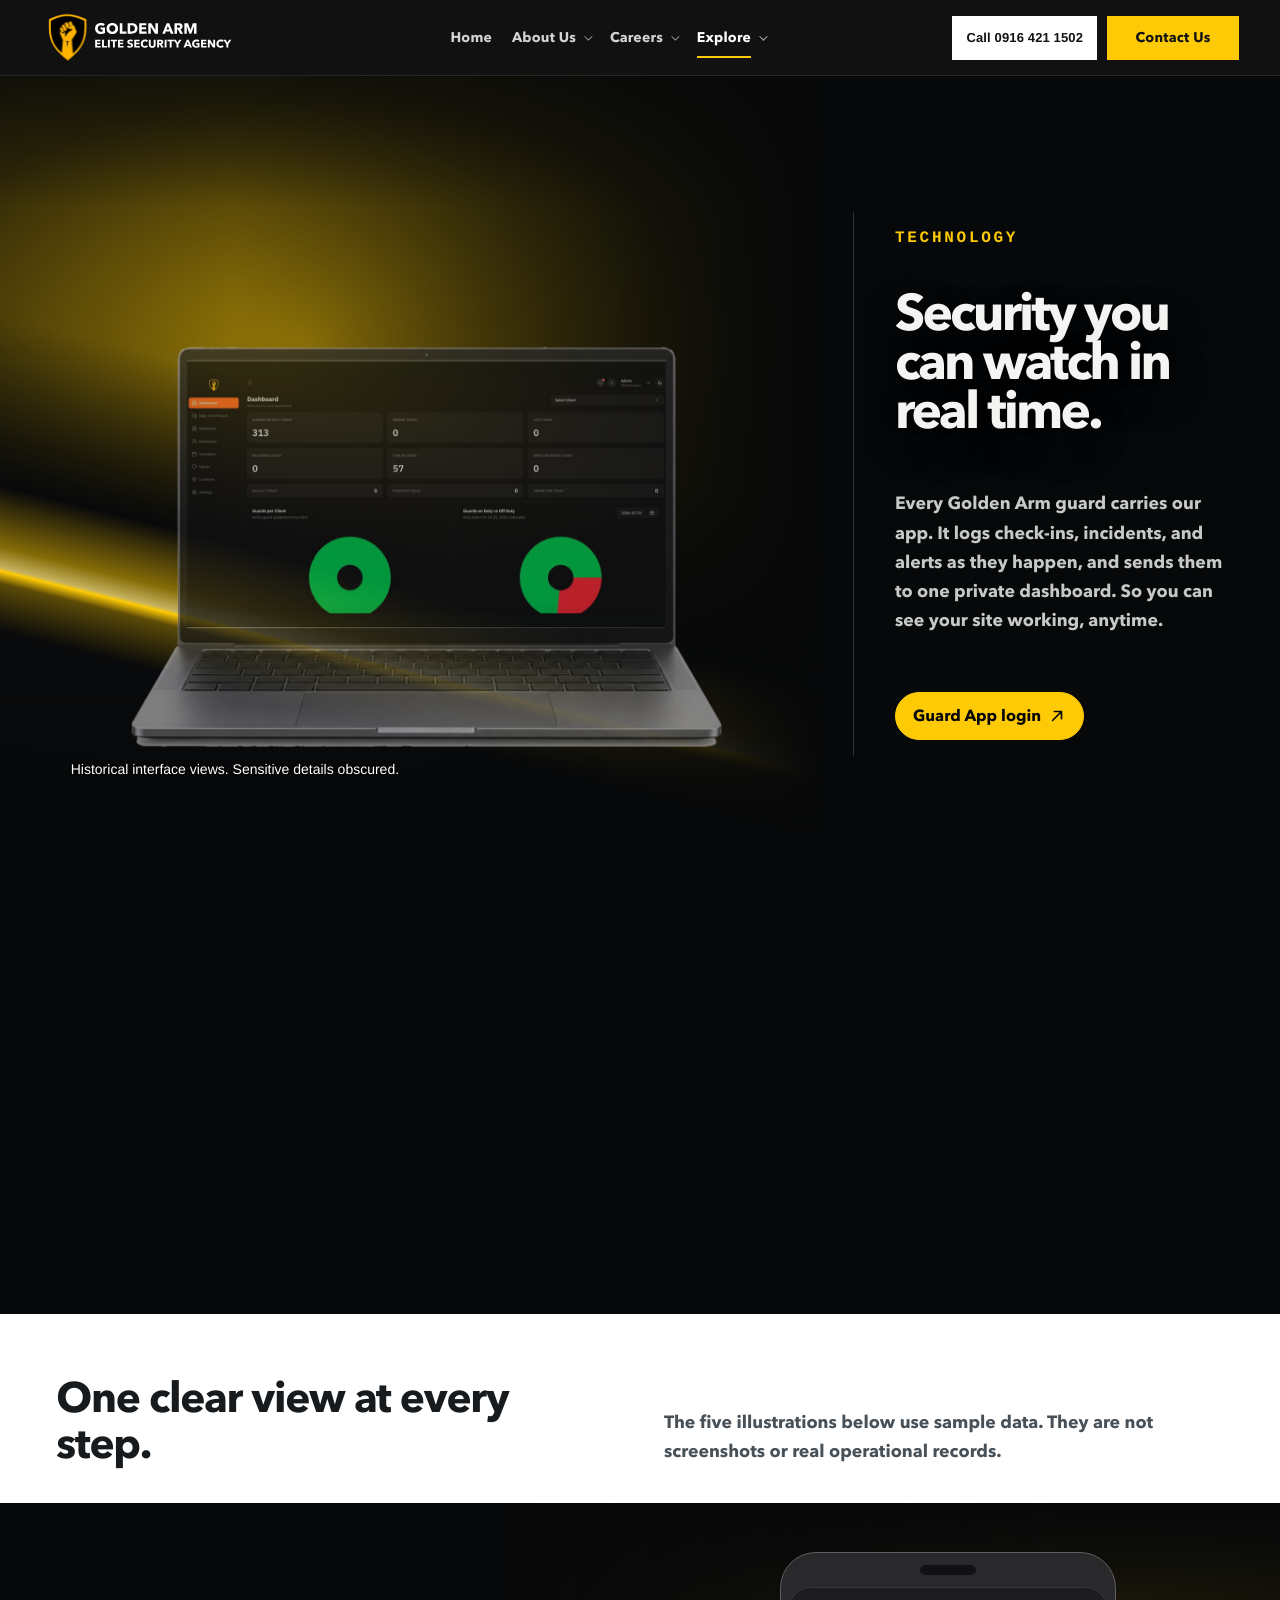
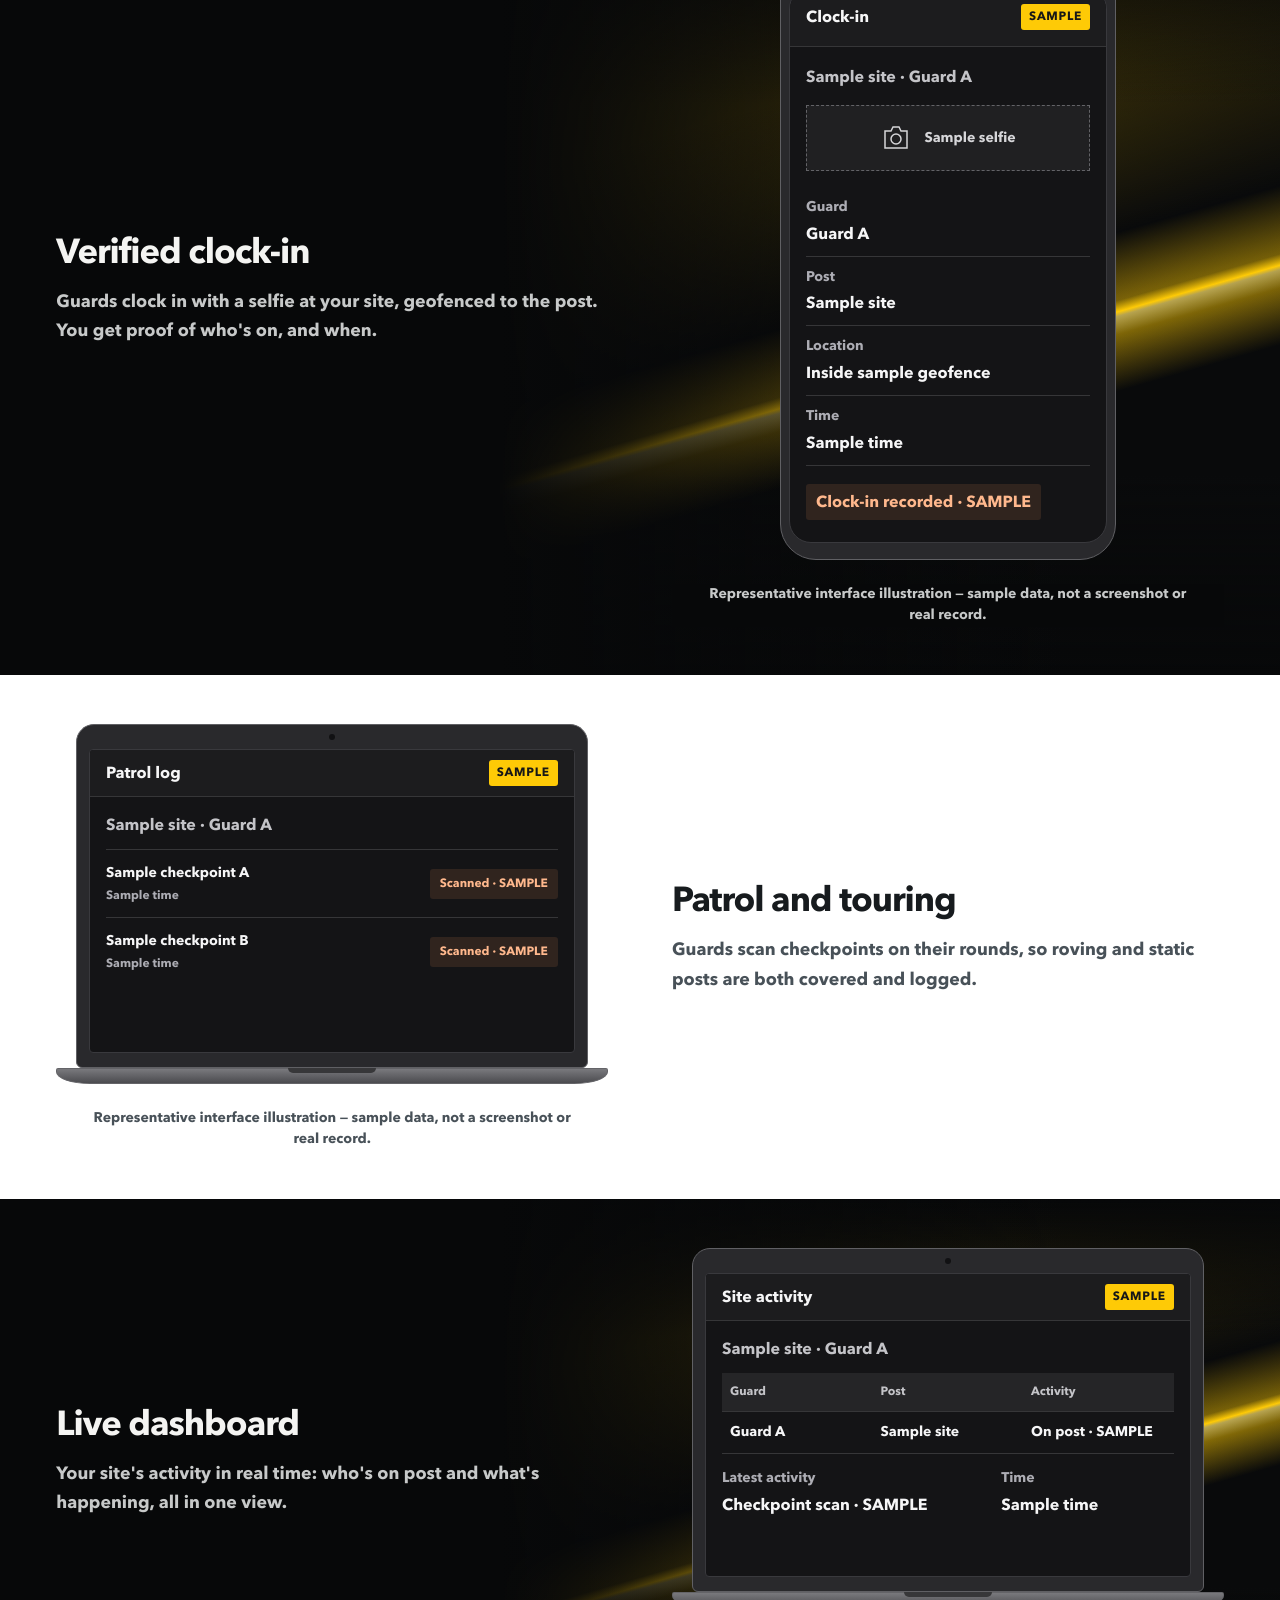
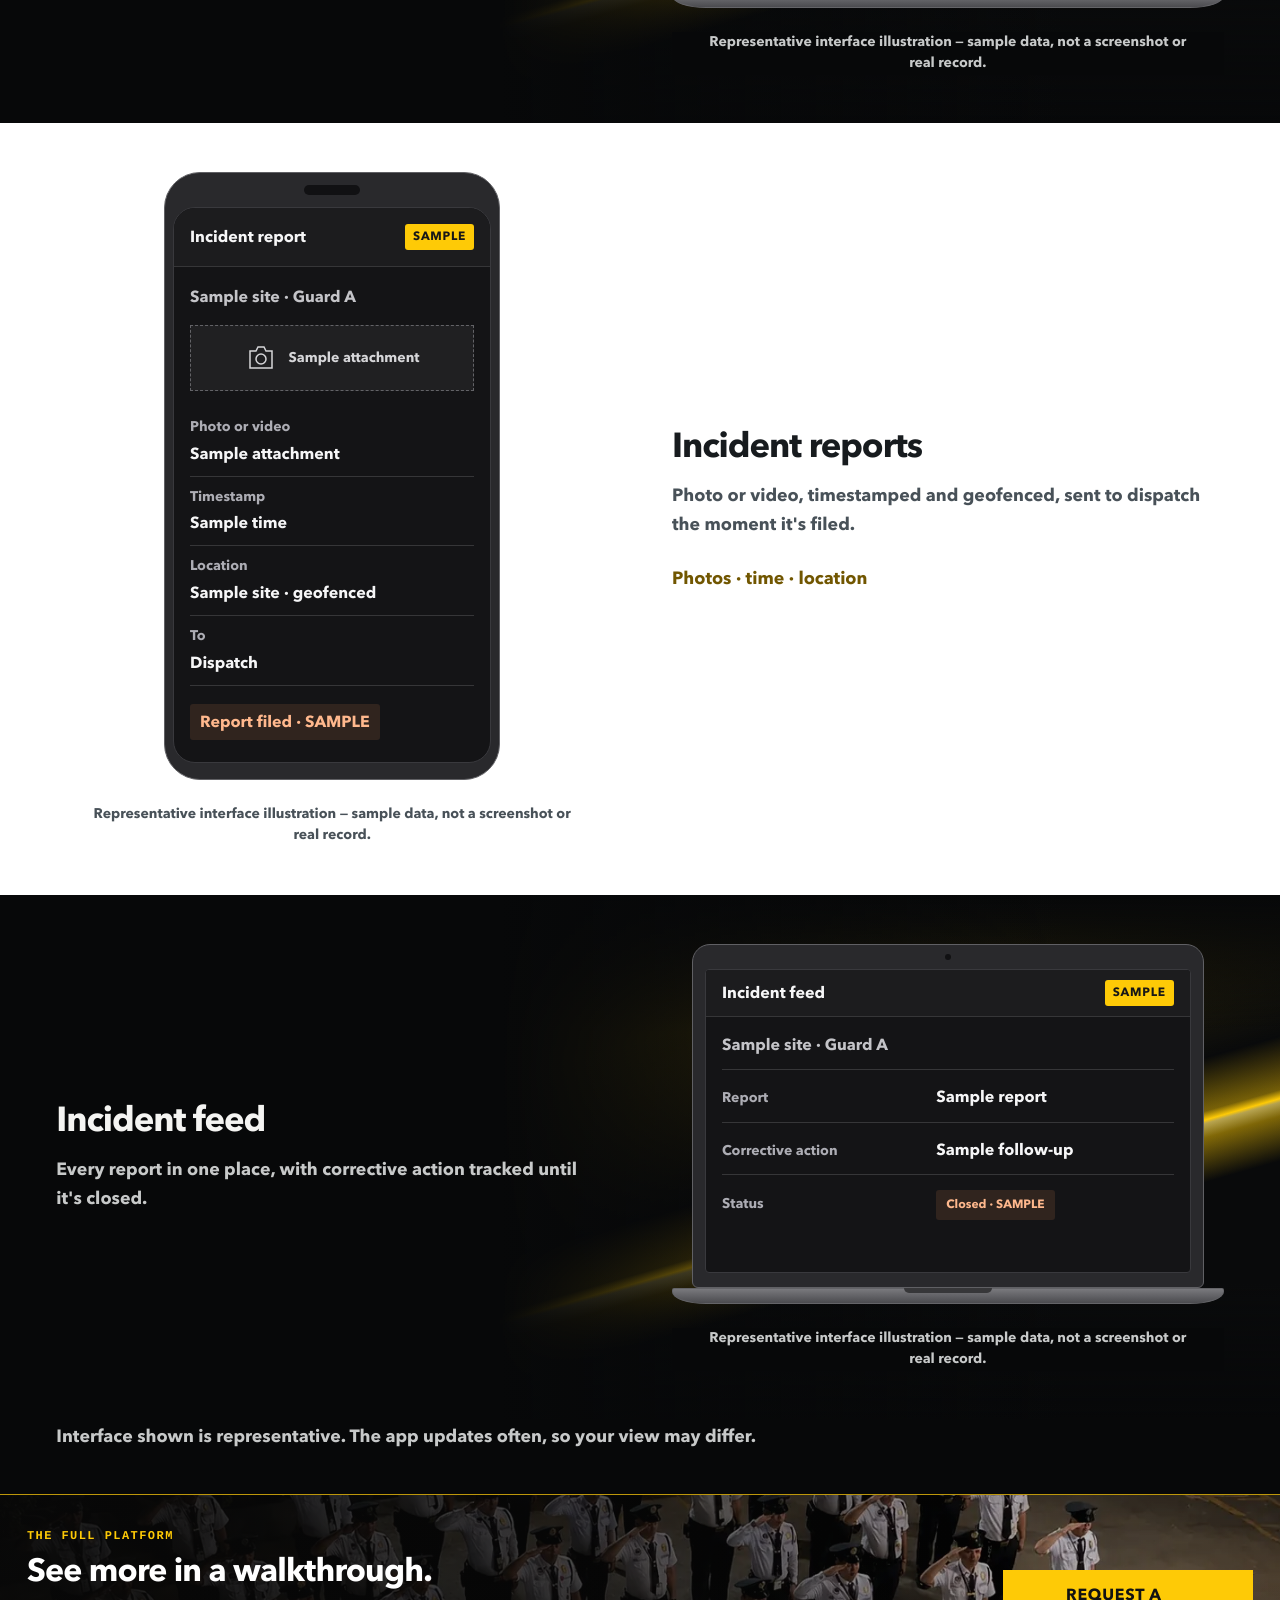
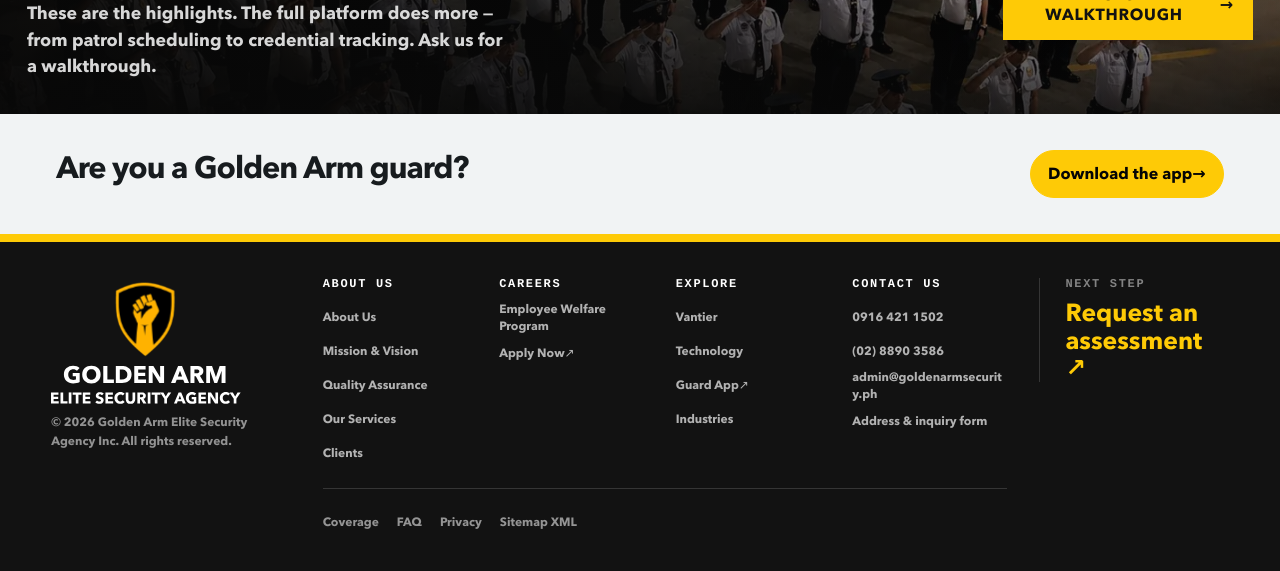
<file: technology/index.html>
<!doctype html>
<html lang="en" class="no-js">
  <head>
    <meta charset="UTF-8" />
    <meta name="viewport" content="width=device-width, initial-scale=1.0" />
    <title>Security Technology &amp; Live Dashboard | Golden Arm</title>
    <meta name="description" content="See your site in real time. Golden Arm guards carry an app that logs check-ins, incidents, and alerts to one private dashboard." />
    <meta name="robots" content="index, follow, max-image-preview:large" />
    <meta name="author" content="Golden Arm Elite Security Agency Inc." />
    <meta name="copyright" content="© 2026 Golden Arm Elite Security Agency Inc. All rights reserved." />
    <meta name="theme-color" content="#121212" />
    <meta name="geo.region" content="PH-00" />
    <meta name="geo.placename" content="San Juan City, Metro Manila, Philippines" />
    <link rel="canonical" href="https://golden-arm-security-reveal-phi.vercel.app/technology/" />

    <meta property="og:site_name" content="Golden Arm Elite Security Agency" />
    <meta property="og:title" content="Security Technology &amp; Live Dashboard | Golden Arm" />
    <meta property="og:description" content="See your site in real time. Golden Arm guards carry an app that logs check-ins, incidents, and alerts to one private dashboard." />
    <meta property="og:type" content="website" />
    <meta property="og:url" content="https://golden-arm-security-reveal-phi.vercel.app/technology/" />
    <meta property="og:image" content="https://golden-arm-security-reveal-phi.vercel.app/review-static/client-copy/social/technology.png" />
    <meta property="og:image:secure_url" content="https://golden-arm-security-reveal-phi.vercel.app/review-static/client-copy/social/technology.png" />
    <meta property="og:image:type" content="image/png" />
    <meta property="og:image:width" content="1200" />
    <meta property="og:image:height" content="630" />
    <meta property="og:image:alt" content="Golden Arm — Security Technology &amp; Live Dashboard" />
    <meta property="og:locale" content="en_PH" />

    <meta name="twitter:card" content="summary_large_image" />
    <meta name="twitter:title" content="Security Technology &amp; Live Dashboard | Golden Arm" />
    <meta name="twitter:description" content="See your site in real time. Golden Arm guards carry an app that logs check-ins, incidents, and alerts to one private dashboard." />
    <meta name="twitter:image" content="https://golden-arm-security-reveal-phi.vercel.app/review-static/client-copy/social/technology.png" />
    <meta name="twitter:image:alt" content="Golden Arm — Security Technology &amp; Live Dashboard" />

    <link rel="icon" type="image/png" sizes="32x32" href="/assets/favicon-32x32.png" />
    <link rel="icon" type="image/png" sizes="192x192" href="/assets/favicon-192x192.png" />
    <link rel="apple-touch-icon" sizes="180x180" href="/assets/apple-touch-icon.png" />

    <script type="application/ld+json">
{
  "@context": "https://schema.org",
  "@graph": [
    {
      "@type": [
        "LocalBusiness",
        "ProfessionalService"
      ],
      "@id": "https://golden-arm-security-reveal-phi.vercel.app/#organization",
      "name": "Golden Arm Elite Security Agency Inc.",
      "legalName": "Golden Arm Elite Security Agency Inc.",
      "url": "https://golden-arm-security-reveal-phi.vercel.app/",
      "image": "https://golden-arm-security-reveal-phi.vercel.app/review-static/client-copy/social/technology.png",
      "logo": "https://golden-arm-security-reveal-phi.vercel.app/assets/logo.svg",
      "email": "admin@goldenarmsecurity.ph",
      "telephone": [
        "+63-2-8890-3586",
        "+63-916-421-1502"
      ],
      "address": {
        "@type": "PostalAddress",
        "streetAddress": "131 Richer Point, Oscar Arellano St.",
        "addressLocality": "San Juan City",
        "addressRegion": "Metro Manila",
        "addressCountry": "PH"
      },
      "areaServed": [
        {
          "@type": "AdministrativeArea",
          "name": "Metro Manila"
        },
        {
          "@type": "Country",
          "name": "Philippines"
        }
      ],
      "priceRange": "Contact for quote",
      "description": "Golden Arm plans security guard deployment, project-managed site assessment, compliance documentation, training, supervision, reporting, and applicant recruitment from its Metro Manila base.",
      "knowsAbout": [
        "Security guard services",
        "Security guard deployment",
        "Project-managed security operations",
        "Site risk assessment",
        "Security supervision",
        "Incident reporting",
        "Event security",
        "Industrial security",
        "Commercial security",
        "Residential security",
        "Access control",
        "Patrol operations",
        "Security operations technology",
        "Security personnel recruitment"
      ]
    },
    {
      "@type": "WebSite",
      "@id": "https://golden-arm-security-reveal-phi.vercel.app/#website",
      "url": "https://golden-arm-security-reveal-phi.vercel.app/",
      "name": "Golden Arm Elite Security Agency",
      "publisher": {
        "@id": "https://golden-arm-security-reveal-phi.vercel.app/#organization"
      },
      "inLanguage": "en-PH"
    },
    {
      "@type": "WebPage",
      "@id": "https://golden-arm-security-reveal-phi.vercel.app/technology/#webpage",
      "url": "https://golden-arm-security-reveal-phi.vercel.app/technology/",
      "name": "Security Technology & Live Dashboard | Golden Arm",
      "description": "See your site in real time. Golden Arm guards carry an app that logs check-ins, incidents, and alerts to one private dashboard.",
      "isPartOf": {
        "@id": "https://golden-arm-security-reveal-phi.vercel.app/#website"
      },
      "about": {
        "@id": "https://golden-arm-security-reveal-phi.vercel.app/#organization"
      },
      "primaryImageOfPage": "https://golden-arm-security-reveal-phi.vercel.app/review-static/client-copy/social/technology.png",
      "inLanguage": "en-PH"
    }
  ]
}
</script>
    <script type="module" crossorigin src="/assets/technology-BfU3wQG0.js"></script>
    <link rel="modulepreload" crossorigin href="/assets/main-psAL9A-X.js">
    <link rel="modulepreload" crossorigin href="/assets/home-technology-bubble-model-9a3fQDP5.js">
    <link rel="stylesheet" crossorigin href="/assets/main-CfH3XNFK.css">
    <link rel="stylesheet" crossorigin href="/assets/technology-BB3ukCJP.css">
  <link rel="stylesheet" href="/review-static/technology/technology-palette-proposal.css">
<link rel="stylesheet" href="/review-static/technology/technology-home-reuse.css">
<link rel="stylesheet" href="/review-static/technology/device-refinement.css">
<link rel="stylesheet" href="/review-static/technology/technology-density.css">
<link rel="stylesheet" href="/review-static/technology/locations-laptop.css">
<link rel="stylesheet" href="/review-static/technology/guard-download.css">
<link rel="stylesheet" href="/review-static/shared-footer.css">
<link rel="stylesheet" href="/review-static/shared-header-call.css">
<link rel="stylesheet" href="/review-static/guard-direction.css">
<link rel="stylesheet" href="/review-static/footer-kv-compact.css">
<link rel="stylesheet" href="/review-static/client-copy/base.css">
<link rel="stylesheet" href="/review-static/client-copy/technology.css">
<link rel="stylesheet" href="/review-static/responsive-polish.css">
<link rel="stylesheet" href="/review-static/client-feedback-secondary.css">
<link rel="stylesheet" href="/review-static/client-feedback-laptops.css">
<link rel="stylesheet" href="/review-static/client-feedback-phones.css">
<link rel="stylesheet" href="/review-static/standard-laptops.css">
<link rel="stylesheet" href="/review-static/responsive-typography.css">
<link rel="stylesheet" href="/review-static/technology/alternating-bands.css">
</head>
  <body data-page="technology" class="technology-reframe cc-technology">
    <div id="app">
      <header class="site-header site-header--client-feedback" data-animate="nav">
        <a class="brand" href="/" aria-label="Golden Arm Elite Security Agency home">
          <img src="/assets/logo.svg" alt="Golden Arm Elite Security Agency" width="359" height="100" decoding="async" />
        </a>
        <button class="menu-toggle" type="button" aria-expanded="false" aria-controls="primary-nav"><span>Menu</span><i aria-hidden="true"></i></button>
        <nav id="primary-nav" class="nav-links" aria-label="Main navigation">
          <div class="nav-links__center">
            <a class="nav-direct" href="/">Home</a>
            <details class="nav-group" data-nav-menu="about">
              <summary>About Us</summary>
              <div class="nav-menu" aria-label="About Us pages">
                <a href="/about/">About Us</a>
                                                <a href="/services/">Our Services</a>
                              </div>
            </details>
            <details class="nav-group" data-nav-menu="careers">
              <summary>Careers</summary>
              <div class="nav-menu" aria-label="Careers pages">
                <a href="/careers/">Careers</a>
                                <a href="https://goldenarmelite.vantier.app/apply" target="_blank" rel="noopener noreferrer">Apply Now <span aria-hidden="true">↗</span></a>
              </div>
            </details>
            <details class="nav-group is-current" data-nav-menu="explore">
              <summary>Explore</summary>
              <div class="nav-menu" aria-label="Explore pages">
                                <a href="/technology/" aria-current="page">Technology</a>
                
                <a href="/industries/">Industries</a>
              </div>
            </details>
          </div>
          <div class="review-header-actions"><a class="nav-direct review-header-call" href="tel:+639164211502">Call 0916 421 1502</a><a class="nav-direct nav-direct--contact" href="/contact/">Contact Us</a></div>
        </nav>
      </header>

      <main id="top" class="main-content">
        <section id="vantier" class="technology-kv-story home-simple" aria-labelledby="technology-kv-title" data-technology-kv-story>
          <div class="technology-kv-stage home-technology home-technology--v4" data-technology-kv-stage>
            <div class="section-shell home-technology-v4__body technology-kv__body">
              <div class="home-technology-v4__copy technology-kv__copy">
                <p class="technology-kv__section-name">Technology</p>
                <h1 id="technology-kv-title">Security you can watch in real time.</h1>
                <p class="technology-kv__lede">Every Golden Arm guard carries our app. It logs check-ins, incidents, and alerts as they happen, and sends them to one private dashboard. So you can see your site working, anytime.</p>
                <a class="button button--gold technology-kv__action" href="https://goldenarmelite.vantier.app/" target="_blank" rel="noopener noreferrer" data-guard-app-link>
                  Guard App login
                  <svg class="button__icon" viewBox="0 0 20 20" aria-hidden="true">
                    <path d="M7 5h8v8M15 5 5 15" fill="none" stroke="currentColor" stroke-width="1.8" stroke-linecap="round" stroke-linejoin="round"/>
                  </svg>
                </a>
              </div>

              <figure class="home-technology-v4__art home-technology-v4__art--bubble-arrival technology-kv__art product-reuse-art" data-technology-kv-bubble>
<div class="home-technology-v4__motion-canvas product-reuse-canvas">
<div class="product-reuse-layers" aria-hidden="true"><img class="home-technology-v4__motion-layer" data-technology-kv-layer="dashboard" data-src="/review-static/combined-technology/hero-dashboard-layer.png" alt="" width="1500" height="1120" decoding="async">
<img class="home-technology-v4__motion-layer" data-technology-kv-layer="dtr" data-src="/review-static/technology/product-media/desktop-dtr.png" alt="" width="1500" height="1120" decoding="async">
<img class="home-technology-v4__motion-layer" data-technology-kv-layer="schedules" data-src="/review-static/technology/product-media/desktop-schedules.png" alt="" width="1500" height="1120" decoding="async">
<img class="home-technology-v4__motion-layer" data-technology-kv-layer="locations" data-src="/review-static/technology/product-media/desktop-locations.png" alt="" width="1500" height="1120" decoding="async"></div>
<picture><source media="(max-width:720px)" srcset="/review-static/combined-technology/hero-mobile.png" width="800" height="960"><img class="home-technology-v4__approved technology-kv__approved" data-technology-kv-approved src="/review-static/combined-technology/hero-desktop.png" alt="Golden Arm operations dashboard in an illustrative laptop, with selected details from Daily Time Record, Schedules, and Locations. Historical interface views with sensitive details obscured." aria-describedby="technology-interface-disclosure" width="1500" height="1120" decoding="async" loading="eager" fetchpriority="high"></picture>
</div>
<figcaption id="technology-interface-disclosure">Historical interface views. Sensitive details obscured.</figcaption>
</figure>
            </div>
          </div>
        </section>


        <section id="technology" class="cc-tech-features" aria-labelledby="technology-heading">
          <div class="cc-tech-rail cc-tech-feature-intro">
            <h2 id="technology-heading">One clear view at every step.</h2>
            <p>The five illustrations below use sample data. They are not screenshots or real operational records.</p>
          </div>
          <div class="cc-tech-rail cc-tech-sequence">
            <article class="cc-tech-row" id="technology-verified-clock-in" aria-labelledby="technology-verified-clock-in-title">
              <div class="cc-tech-copy">
                <h3 id="technology-verified-clock-in-title">Verified clock-in</h3>
                <p class="cc-tech-description">Guards clock in with a selfie at your site, geofenced to the post. You get proof of who's on, and when.</p>
              </div>
              <figure class="cc-sample" data-representative-ui="" aria-describedby="technology-representative-disclosure">
                <div class="cf-laptop cf-phone" data-laptop-sample="technology-verified-clock-in"><div class="cf-laptop-lid"><div class="cc-sample-window">
                  <div class="cc-sample-header"><p>Clock-in</p><strong class="cc-sample-label">SAMPLE</strong></div>
                  <div class="cc-sample-content">
                    <p class="cc-sample-context">Sample site · Guard A</p>
                    <div class="cc-sample-checkin">
                        <div class="cc-sample-attachment"><svg class="cc-sample-icon" viewBox="0 0 32 32" fill="none" stroke="currentColor" stroke-width="1.5" aria-hidden="true"><path d="M5 9h6l2-4h6l2 4h6v17H5z"/><circle cx="16" cy="17" r="5"/></svg><span>Sample selfie</span></div>
                        <dl class="cc-sample-fields"><div><dt>Guard</dt><dd>Guard A</dd></div><div><dt>Post</dt><dd>Sample site</dd></div><div><dt>Location</dt><dd>Inside sample geofence</dd></div><div><dt>Time</dt><dd>Sample time</dd></div></dl>
                      </div>
                      <p class="cc-sample-status">Clock-in recorded · SAMPLE</p>
                  </div>
                </div></div><div class="cf-laptop-base" aria-hidden="true"></div></div>
                <figcaption>Representative interface illustration — sample data, not a screenshot or real record.</figcaption>
              </figure>
            </article>

            <article class="cc-tech-row" id="technology-patrol-touring" aria-labelledby="technology-patrol-touring-title">
              <div class="cc-tech-copy">
                <h3 id="technology-patrol-touring-title">Patrol and touring</h3>
                <p class="cc-tech-description">Guards scan checkpoints on their rounds, so roving and static posts are both covered and logged.</p>
              </div>
              <figure class="cc-sample" data-representative-ui="" aria-describedby="technology-representative-disclosure">
                <div class="cf-laptop" data-laptop-sample="technology-patrol-touring"><div class="cf-laptop-lid"><div class="cc-sample-window">
                  <div class="cc-sample-header"><p>Patrol log</p><strong class="cc-sample-label">SAMPLE</strong></div>
                  <div class="cc-sample-content">
                    <p class="cc-sample-context">Sample site · Guard A</p>
                    <ul class="cc-sample-log">
                        <li><div><strong>Sample checkpoint A</strong><span>Sample time</span></div><span class="cc-sample-status">Scanned · SAMPLE</span></li>
                        <li><div><strong>Sample checkpoint B</strong><span>Sample time</span></div><span class="cc-sample-status">Scanned · SAMPLE</span></li>
                      </ul>
                  </div>
                </div></div><div class="cf-laptop-base" aria-hidden="true"></div></div>
                <figcaption>Representative interface illustration — sample data, not a screenshot or real record.</figcaption>
              </figure>
            </article>

            <article class="cc-tech-row" id="technology-live-dashboard" aria-labelledby="technology-live-dashboard-title">
              <div class="cc-tech-copy">
                <h3 id="technology-live-dashboard-title">Live dashboard</h3>
                <p class="cc-tech-description">Your site's activity in real time: who's on post and what's happening, all in one view.</p>
              </div>
              <figure class="cc-sample" data-representative-ui="" aria-describedby="technology-representative-disclosure">
                <div class="cf-laptop" data-laptop-sample="technology-live-dashboard"><div class="cf-laptop-lid"><div class="cc-sample-window">
                  <div class="cc-sample-header"><p>Site activity</p><strong class="cc-sample-label">SAMPLE</strong></div>
                  <div class="cc-sample-content">
                    <p class="cc-sample-context">Sample site · Guard A</p>
                    <table class="cc-sample-table"><thead><tr><th scope="col">Guard</th><th scope="col">Post</th><th scope="col">Activity</th></tr></thead><tbody><tr><td>Guard A</td><td>Sample site</td><td>On post · SAMPLE</td></tr></tbody></table>
                      <dl class="cc-sample-fields cc-sample-latest"><div><dt>Latest activity</dt><dd>Checkpoint scan · SAMPLE</dd></div><div><dt>Time</dt><dd>Sample time</dd></div></dl>
                  </div>
                </div></div><div class="cf-laptop-base" aria-hidden="true"></div></div>
                <figcaption>Representative interface illustration — sample data, not a screenshot or real record.</figcaption>
              </figure>
            </article>

            <article class="cc-tech-row" id="technology-incident-reports" aria-labelledby="technology-incident-reports-title">
              <div class="cc-tech-copy">
                <h3 id="technology-incident-reports-title">Incident reports</h3>
                <p class="cc-tech-description">Photo or video, timestamped and geofenced, sent to dispatch the moment it's filed.</p>
                <p class="cc-tech-proofline">Photos · time · location</p>
              </div>
              <figure class="cc-sample" data-representative-ui="" aria-describedby="technology-representative-disclosure">
                <div class="cf-laptop cf-phone" data-laptop-sample="technology-incident-reports"><div class="cf-laptop-lid"><div class="cc-sample-window">
                  <div class="cc-sample-header"><p>Incident report</p><strong class="cc-sample-label">SAMPLE</strong></div>
                  <div class="cc-sample-content">
                    <p class="cc-sample-context">Sample site · Guard A</p>
                    <div class="cc-sample-report">
                        <div class="cc-sample-attachment"><svg class="cc-sample-icon" viewBox="0 0 32 32" fill="none" stroke="currentColor" stroke-width="1.5" aria-hidden="true"><path d="M5 9h6l2-4h6l2 4h6v17H5z"/><circle cx="16" cy="17" r="5"/></svg><span>Sample attachment</span></div>
                        <dl class="cc-sample-fields"><div><dt>Photo or video</dt><dd>Sample attachment</dd></div><div><dt>Timestamp</dt><dd>Sample time</dd></div><div><dt>Location</dt><dd>Sample site · geofenced</dd></div><div><dt>To</dt><dd>Dispatch</dd></div></dl>
                      </div>
                      <p class="cc-sample-status">Report filed · SAMPLE</p>
                  </div>
                </div></div><div class="cf-laptop-base" aria-hidden="true"></div></div>
                <figcaption>Representative interface illustration — sample data, not a screenshot or real record.</figcaption>
              </figure>
            </article>

            <article class="cc-tech-row" id="technology-incident-feed" aria-labelledby="technology-incident-feed-title">
              <div class="cc-tech-copy">
                <h3 id="technology-incident-feed-title">Incident feed</h3>
                <p class="cc-tech-description">Every report in one place, with corrective action tracked until it's closed.</p>
              </div>
              <figure class="cc-sample" data-representative-ui="" aria-describedby="technology-representative-disclosure">
                <div class="cf-laptop" data-laptop-sample="technology-incident-feed"><div class="cf-laptop-lid"><div class="cc-sample-window">
                  <div class="cc-sample-header"><p>Incident feed</p><strong class="cc-sample-label">SAMPLE</strong></div>
                  <div class="cc-sample-content">
                    <p class="cc-sample-context">Sample site · Guard A</p>
                    <dl class="cc-sample-fields cc-sample-feed"><div><dt>Report</dt><dd>Sample report</dd></div><div><dt>Corrective action</dt><dd>Sample follow-up</dd></div><div><dt>Status</dt><dd><span class="cc-sample-status">Closed · SAMPLE</span></dd></div></dl>
                  </div>
                </div></div><div class="cf-laptop-base" aria-hidden="true"></div></div>
                <figcaption>Representative interface illustration — sample data, not a screenshot or real record.</figcaption>
              </figure>
            </article>
          </div>
          <p id="technology-representative-disclosure" class="cc-tech-rail cc-tech-disclosure">Interface shown is representative. The app updates often, so your view may differ.</p>
        </section>

        <aside class="home-prefooter-kv site-closing-banner" aria-labelledby="technology-next-title" data-technology-security-banner>
          <div class="home-prefooter-kv__media" aria-hidden="true">
            <img src="/assets/ga-drive/operations/hero-lineup-optimized.webp" alt="" width="1448" height="1086" loading="lazy" decoding="async" />
          </div>
          <div class="section-shell home-prefooter-kv__inner technology-security-banner__inner">
            <div class="technology-security-banner__copy">
              <p class="section-kicker">The full platform</p>
              <h2 id="technology-next-title">See more in a walkthrough.</h2>
              <p>These are the highlights. The full platform does more — from patrol scheduling to credential tracking. Ask us for a walkthrough.</p>
            </div>
            <a class="home-prefooter-kv__action" href="/contact/#customer-inquiry">Request a walkthrough <span aria-hidden="true">→</span></a>
          </div>
        </aside>

        <section id="guard-app" class="cc-tech-guard-banner" aria-labelledby="guard-download-title">
          <div class="cc-tech-rail cc-tech-guard-inner">
            <h2 id="guard-download-title">Are you a Golden Arm guard?</h2>
            <a class="button button--gold" href="/guard-app/">Download the app <span aria-hidden="true">→</span></a>
          </div>
        </section>
      </main>

      <footer class="site-footer site-footer--client-feedback">
        <div class="site-footer__inner">
          <div class="site-footer__brand">
            <a href="/" aria-label="Golden Arm Elite Security Agency home"><img src="/assets/footer-logo.svg" alt="Golden Arm Elite Security Agency" width="226" height="149" decoding="async" loading="lazy" /></a>
            <p>© <span data-year></span> Golden Arm Elite Security Agency Inc. All rights reserved.</p>
          </div>
          <nav class="site-footer__sitemap" aria-label="Website sitemap">
            <div class="site-footer__links">
              <section class="site-footer__group" aria-labelledby="footer-about-title">
                <h2 id="footer-about-title">About Us</h2>
                <ul>
                  <li><a href="/about/">About Us</a></li>
                  <li><a href="/about/#mission-vision">Mission &amp; Vision</a></li>
                  <li><a href="/about/#quality-assurance">Quality Assurance</a></li>
                  <li><a href="/services/">Our Services</a></li>
                  <li><a href="/about/#clients">Clients</a></li>
                </ul>
              </section>
              <section class="site-footer__group" aria-labelledby="footer-careers-title">
                <h2 id="footer-careers-title">Careers</h2>
                <ul>
                  <li><a href="/careers/#careers">Employee Welfare Program</a></li>
                  <li><a href="https://goldenarmelite.vantier.app/apply" target="_blank" rel="noopener noreferrer">Apply Now <span aria-hidden="true">↗</span></a></li>
                </ul>
              </section>
              <section class="site-footer__group" aria-labelledby="footer-explore-title">
                <h2 id="footer-explore-title">Explore</h2>
                <ul>
                  <li><a href="/technology/#vantier">Vantier</a></li>
                  <li><a href="/technology/" aria-current="page">Technology</a></li>
                  <li><a href="https://goldenarmelite.vantier.app/" target="_blank" rel="noopener noreferrer">Guard App <span aria-hidden="true">↗</span></a></li>
                  <li><a href="/industries/">Industries</a></li>
                </ul>
              </section>
              <section class="site-footer__group" aria-labelledby="footer-contact-title">
                <h2 id="footer-contact-title">Contact Us</h2>
                <ul>
                  <li><a href="tel:+639164211502">0916 421 1502</a></li>
                  <li><a href="tel:+63288903586">(02) 8890 3586</a></li>
                  <li><a href="mailto:admin@goldenarmsecurity.ph">admin@goldenarmsecurity.ph</a></li>
                  <li><a href="/contact/#contact">Address &amp; inquiry form</a></li>
                </ul>
              </section>
            </div>
            <div class="site-footer__direct" aria-label="Utility links">
              <a href="/coverage/">Coverage</a>
              <a href="/faq/">FAQ</a>
              <a href="/privacy/">Privacy</a>
              <a href="/sitemap.xml">Sitemap XML</a>
            </div>
          </nav>
          <div class="site-footer__action">
            <span>Next step</span>
            <a href="/contact/#contact">Request an assessment <i aria-hidden="true">↗</i></a>
          </div>
        </div>
      </footer>
      <nav class="mobile-action-bar" aria-label="Mobile contact actions">
        <a class="mobile-action-bar__assessment" href="/contact/">Request assessment</a>
      </nav>
    </div>
  </body>
</html>
</file>
